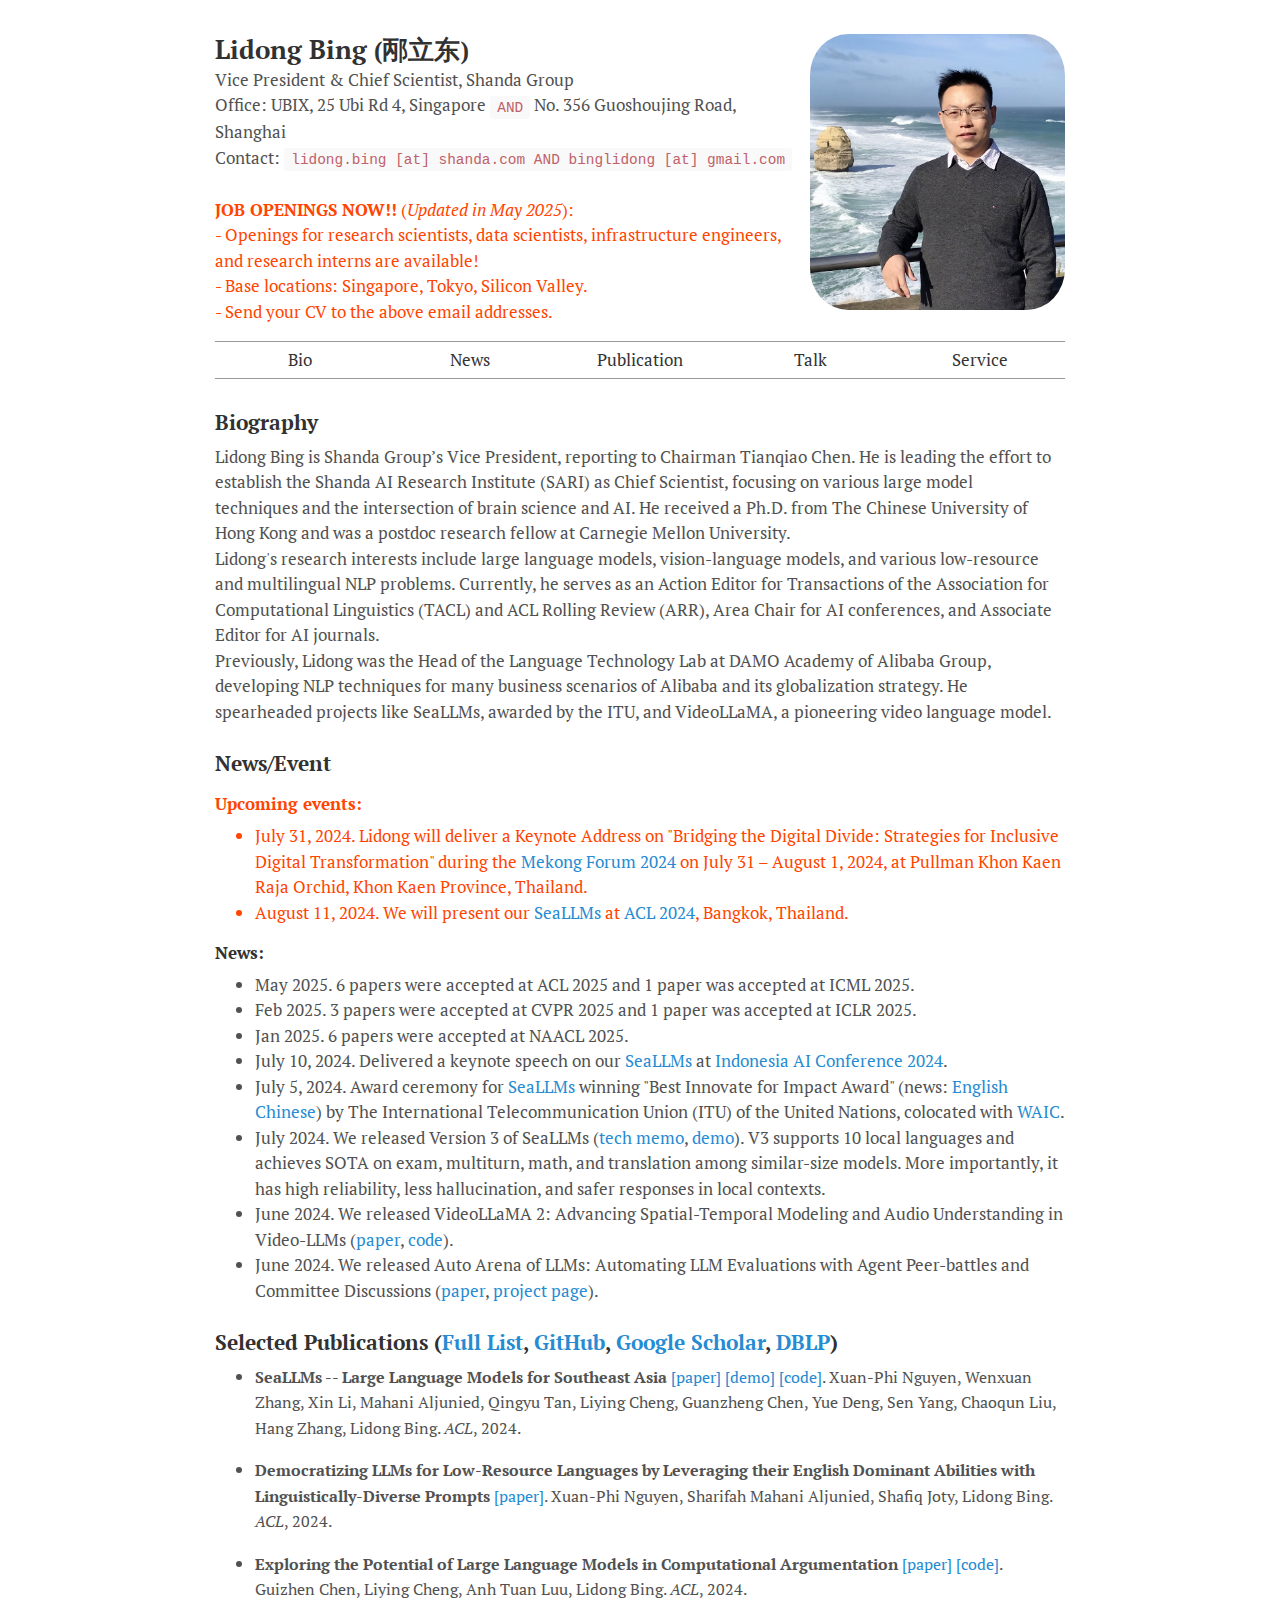
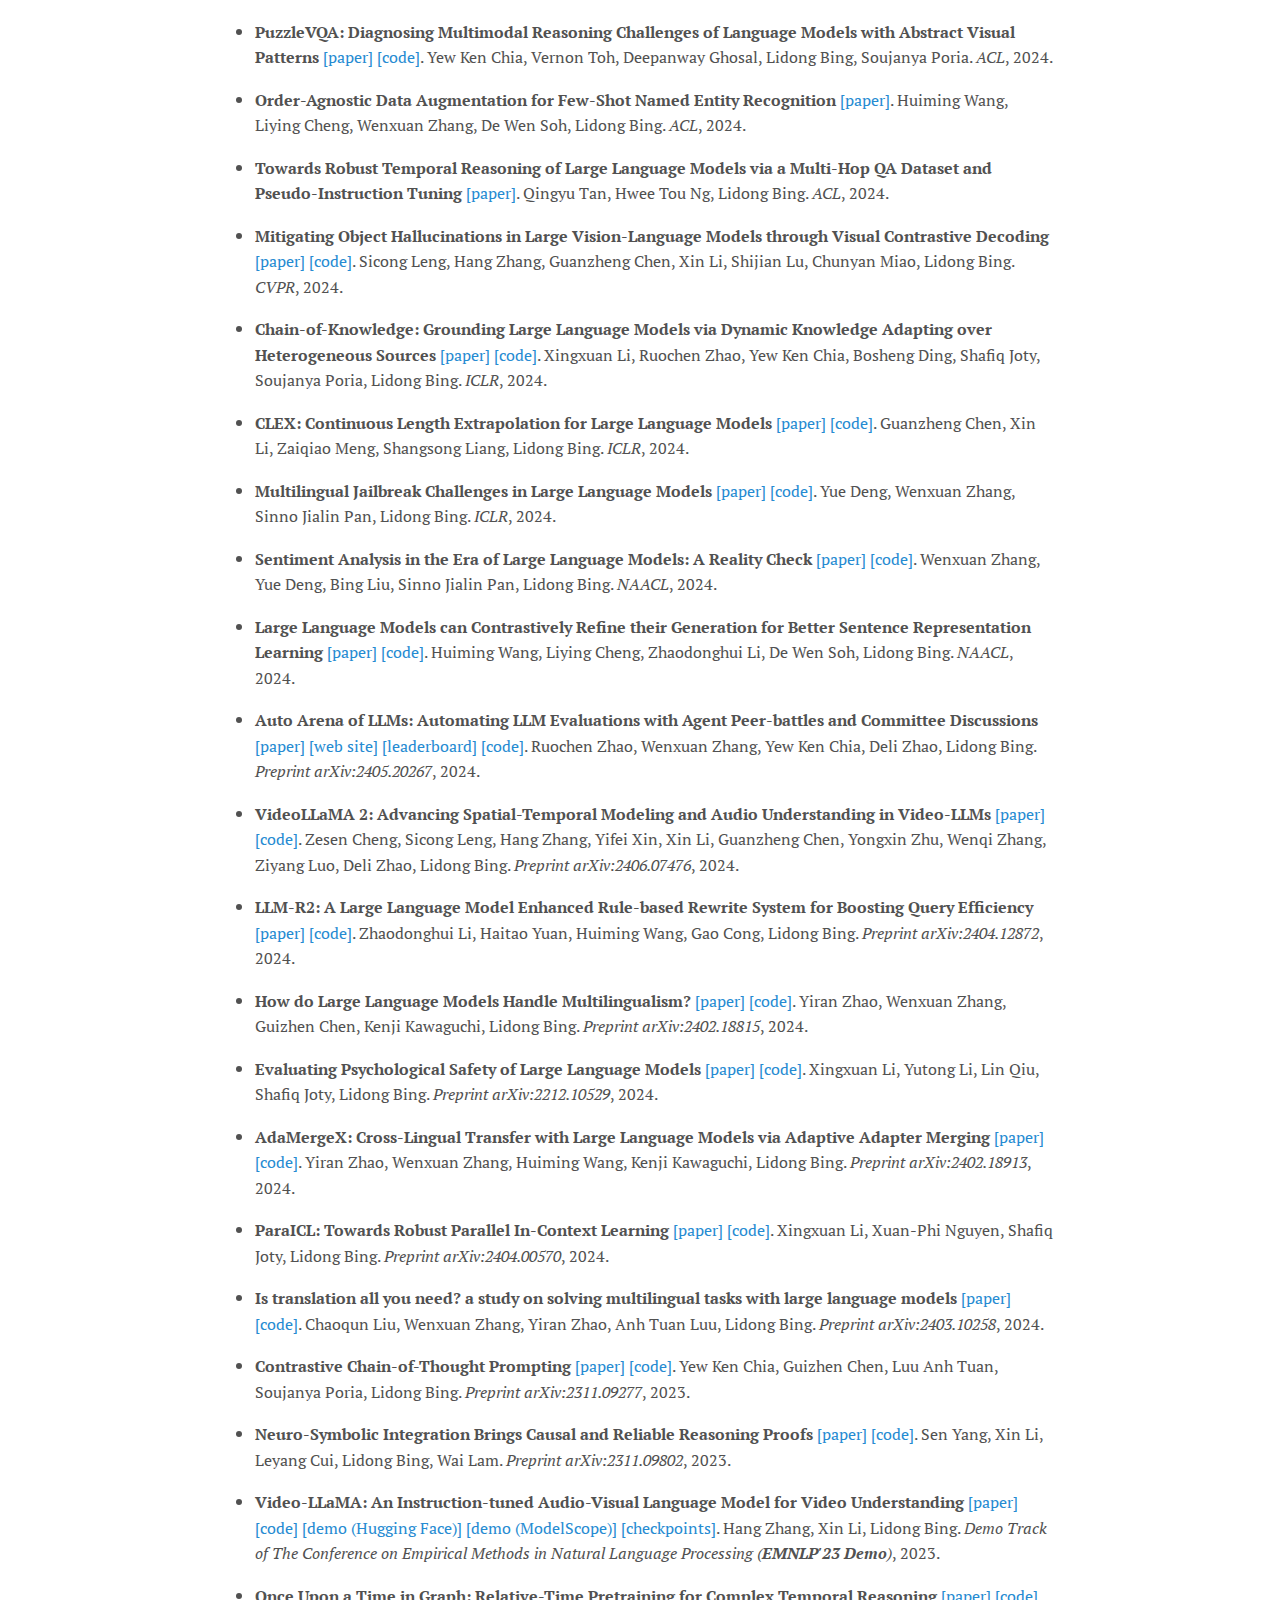
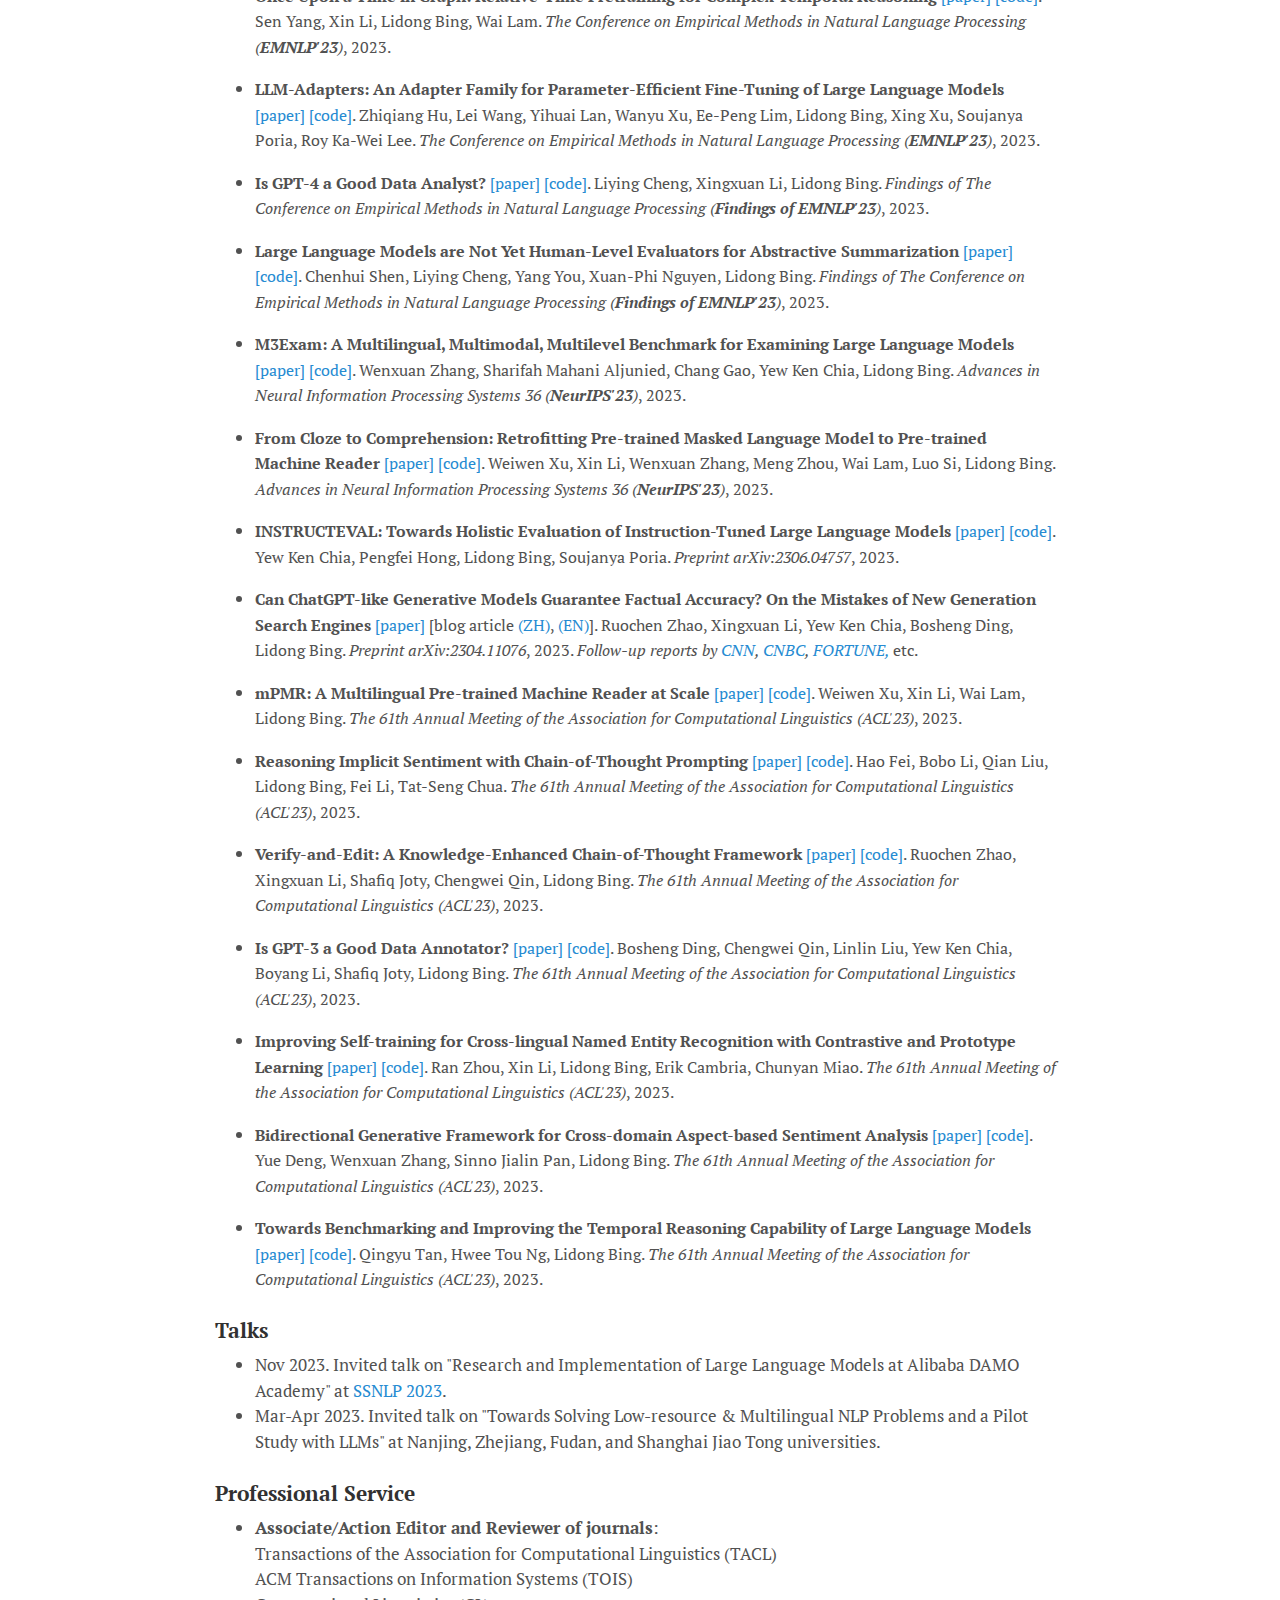
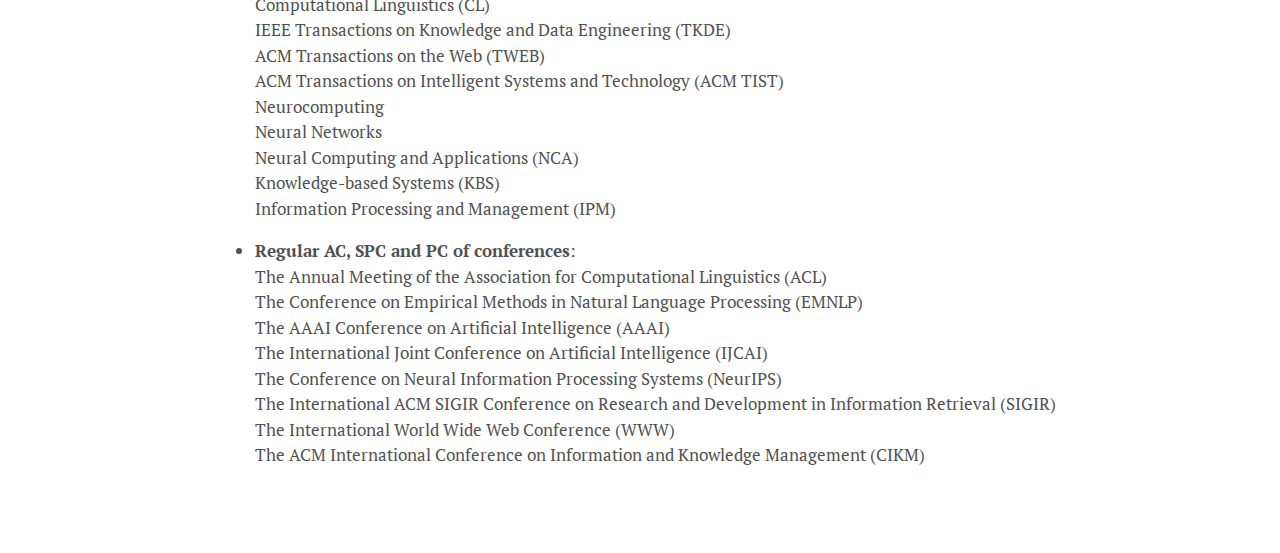
<file: index.html>
<!DOCTYPE html>
<html lang="en">

<!-- 
The design of this website is based on https://xingxuanli.github.io/ and https://isakzhang.github.io/.
PLS ask for permission & add a link to these websites before you directly copy and apply to yours.
-->

<head>
  <meta charset="UTF-8">
  <meta name="viewport" content="width=device-width, initial-scale=1.0">

  <title> Lidong Bing's Homepage </title>
  <meta name="keywords" content="Lidong Bing, 邴立东, MiroMind, Alibaba DAMO, Language Technology Lab, NLP, Large Language Models">
  <meta name="robots" content="index,follow">
  <link rel="stylesheet" href="./style.css">
  <link href='https://fonts.googleapis.com/css?family=PT+Serif:400,700,400italic' rel='stylesheet' type='text/css'>
  <link rel="stylesheet" href="https://fonts.googleapis.com/icon?family=Material+Icons">
  <script src="https://ajax.googleapis.com/ajax/libs/jquery/3.6.0/jquery.min.js"></script>

</head>

<body>
  <div class="container content"> 
  <main>
  <div class="home">

  <div class="mini-intro">
  <img class="avatar" src="img/bing_australia.jpg" alt="LidongBing-photo">

  <h2 id="l.bing">Lidong Bing <span style="font-family:STFangsong">(邴立东)</span></h2>
  Vice President & Chief Scientist, Shanda Group
  <br>Office: UBIX, 25 Ubi Rd 4, Singapore <code class="language-plaintext highlighter-rouge">AND</code> No. 356 Guoshoujing Road, Shanghai 
  <br>Contact: <code class="language-plaintext highlighter-rouge">lidong.bing [at] shanda.com AND binglidong [at] gmail.com</code>
<br>
<br>
<p> 
<font color="#FF4500"> 
<b>JOB OPENINGS NOW!!</b> (<i>Updated in May 2025</i>): <br> 
	- Openings for research scientists, data scientists, infrastructure engineers, and research interns are available!  <br>
	- Base locations: Singapore, Tokyo, Silicon Valley. <br>
	- Send your CV to the above email addresses. 
</font>
</p>
  <div id="menu">
    <div>
      <a href="#Biography">Bio</a>
    </div>
    <div>
      <a href="#News">News</a>
    </div>
    <div>
      <a href="#Publications">Publication</a>
    </div>
    <div>
      <a href="#Talks">Talk</a>
    </div>
    <div>
      <a href="#Professional_Activities">Service</a>
    </div>
    <script>
      $(function () {
        const current = window.location.pathname.split("/");
        $('#menu div a').each(function(){
          const $this = $(this);
          if (current.indexOf($this.attr("href")) !== -1) {
            $this.parent().addClass("now");
          }
        })
      });
    </script>
  </div>

  
<h3><a name="Biography"></a>Biography</h3>

<p>
Lidong Bing is Shanda Group’s Vice President, reporting to Chairman Tianqiao Chen. 
He is leading the effort to establish the Shanda AI Research Institute (SARI) as Chief Scientist, 
focusing on various large model techniques and the intersection of brain science and AI.
He received a Ph.D. from The Chinese University of Hong Kong and was a postdoc research fellow at Carnegie Mellon University. 
<br>
	
Lidong's research interests include large language models, vision-language models, and various low-resource and multilingual NLP problems.
Currently, he serves as an Action Editor for Transactions of the Association for Computational Linguistics (TACL) and ACL Rolling Review (ARR),
Area Chair for AI conferences, and Associate Editor for AI journals. 
<br>
	  
Previously, Lidong was the Head of the Language Technology Lab at DAMO Academy of Alibaba Group,
developing NLP techniques for many business scenarios of Alibaba and its globalization strategy. 
He spearheaded projects like SeaLLMs, awarded by the ITU, and VideoLLaMA, a pioneering video language model.
<!--  
Current projects that the lab is focusing on include SeaLLMs (<a href="https://huggingface.co/SeaLLMs/SeaLLM-7B-v2">[tech memo]</a> 
	    <a href="https://huggingface.co/spaces/SeaLLMs/SeaLLM-7B">[demo]</a> <a href="https://arxiv.org/abs/2312.00738">[paper]</a>),
	  a family of language models optimized for Southeast Asian (SEA) languages,
	  and Video-LLaMA ( <a href="https://github.com/DAMO-NLP-SG/Video-LLaMA">[code]</a>
		  <a href="https://huggingface.co/spaces/DAMO-NLP-SG/Video-LLaMA">[demo]</a>
	  <a href="https://arxiv.org/abs/2306.02858">[paper]</a>), an instruction-tuned audio-visual language model. 
-->
</p> 

  <h3 id="News">News/Event</h3>
  <h4><font color="#FF4500">Upcoming events:</font></h4>
	  
    <ul>
    <font color="#FF4500"> 

	    
    <li> 
    July 31, 2024. Lidong will deliver a Keynote Address on 
	    "Bridging the Digital Divide: Strategies for Inclusive Digital Transformation" during the 
	    <a href="https://mekonginstitute.org/mekong-forum-2024/">Mekong Forum 2024</a> on July 31 – 
	    August 1, 2024, at Pullman Khon Kaen Raja Orchid, Khon Kaen Province, Thailand.
    </li>
	    
	    
    <li> 
    August 11, 2024. We will present our <a href="https://damo-nlp-sg.github.io/SeaLLMs/">SeaLLMs</a> at 
	    <a href="https://2024.aclweb.org/">ACL 2024</a>, Bangkok, Thailand. 
    </li>

	    
    </font>
    </ul>
	  
  <h4>News:</h4>

	    
    <ul>


    <li> 
    May 2025. 6 papers were accepted at ACL 2025 and 1 paper was accepted at ICML 2025. </li>
	    
    <li> 
    Feb 2025. 3 papers were accepted at CVPR 2025 and 1 paper was accepted at ICLR 2025. </li>
	    
    <li> 
    Jan 2025. 6 papers were accepted at NAACL 2025. </li>

	    
    <li> 
    July 10, 2024. Delivered a keynote speech on our <a href="https://damo-nlp-sg.github.io/SeaLLMs/">SeaLLMs</a> at 
	    <a href="https://www.alibabacloud.com/en/idn_ai_conference?_p_lc=1">Indonesia AI Conference 2024</a>. 
    </li>

    <li> 
    July 5, 2024. Award ceremony for <a href="https://damo-nlp-sg.github.io/SeaLLMs/">SeaLLMs</a> winning 
	    "Best Innovate for Impact Award" (news: <a href="https://aiforgood.itu.int/speaker/lidong-bing/">English</a> 
	    <a href="https://www.sohu.com/a/783129021_384789">Chinese</a>) by The International Telecommunication Union (ITU) of the United Nations, colocated with  
	    <a href="https://www.worldaic.com.cn/forum">WAIC</a>. 
    </li>

	    
	    
    <li> 
    July 2024. We released Version 3 of SeaLLMs (<a href="https://huggingface.co/SeaLLMs/SeaLLM3-7B-Chat">tech memo</a>, 
	    <a href="https://huggingface.co/spaces/SeaLLMs/SeaLLM-Chat">demo</a>). V3 supports 10 local languages and 
	    achieves SOTA on exam, multiturn, math, and translation among similar-size models. More importantly, 
	    it has high reliability, less hallucination, and safer responses in local contexts.
    </li>
	    	    
	    
    <li> 
    June 2024. We released VideoLLaMA 2: Advancing Spatial-Temporal Modeling and Audio Understanding in Video-LLMs
	    (<a href="https://arxiv.org/abs/2406.07476">paper</a>, 
	    <a href="https://github.com/DAMO-NLP-SG/VideoLLaMA2">code</a>). 
    </li>
	    
    <li> 
    June 2024. We released Auto Arena of LLMs: Automating LLM Evaluations with Agent Peer-battles and Committee Discussions
	    (<a href="https://arxiv.org/abs/2405.20267">paper</a>, 
	    <a href="https://auto-arena.github.io/">project page</a>). 
    </li>
	    
    <!--<li> 
    May 2024. 6 papers were accepted at <a href="https://2024.aclweb.org/">ACL 2024</a>. </li>

    <li> 
    April 2024. We released Version 2.5 of SeaLLMs (<a href="https://huggingface.co/SeaLLMs/SeaLLM-7B-v2.5">tech memo</a>, 
	    <a href="https://huggingface.co/spaces/SeaLLMs/SeaLLM-7B-v2.5">demo</a>). </li>
     <li> 
    Feb 2024. We released Version 2 of SeaLLMs (<a href="https://huggingface.co/SeaLLMs/SeaLLM-7B-v2">tech memo</a>, 
	    <a href="https://huggingface.co/spaces/SeaLLMs/SeaLLM-7B">demo</a>). </li>
     
    <li> 
    Jan 2024. Three papers were accepted at <a href="https://iclr.cc/">ICLR 2024</a>. </li>
   
    <li> 
    Nov 2023. We released an LLM, named SeaLLMs (<a href="https://arxiv.org/abs/2312.00738">Paper</a> <a href="https://huggingface.co/SeaLLMs/SeaLLM-Chat-13b">DEMO</a>), which has quite good capabilities for the languages in Southeast Asia. </li>
    
    <li> 
    Oct 2023. Seven papers were accepted at <a href="https://2023.emnlp.org/">EMNLP 2023</a>. </li>
          
    <li> 
    Sep 2023. Two papers were accepted at <a href="https://nips.cc/">NeurIPS 2023</a>. </li>

    <li> 
    June 2023. Serve as an AC of <a href="https://2023.emnlp.org/">EMNLP 2023</a> for the theme track: Large Language Models and the Future of NLP. </li>

    <li> 
    May 2023. 17 papers were accepted at <a href="https://2023.aclweb.org/">ACL 2023</a>, 10 at the main conference, and 7 at the findings. </li>

    <li> 
    Dec 2022. Invited to serve as an AC of <a href="https://2023.aclweb.org/">ACL 2023</a>. </li>
    
    <li> 
    Oct 2022. Eight papers were accepted at the main conference of <a href="https://2022.emnlp.org/">EMNLP 2022</a>. </li>
    
    <li> 
    Sep 2022. Three papers were accepted at <a href="https://coling2022.org/">COLING 2022</a> main conference. </li>
    
    <li> 
    April 2022. Invited to serve as an Action Editor for <a href="https://transacl.org/ojs/index.php/tacl/index">TACL</a>. </li>
        
    <li> 
    Feb 2022. Six papers were accepted at <a href="https://2022.aclweb.org/">ACL 2022</a>, 3 at the main conference and 3 at the findings. </li>
         
    <li> 
    Oct 2021. Invited to serve as an Action Editor for <a href="https://aclrollingreview.org/">ACL Rolling Review</a>. </li>
        
    <li> 
    Aug 2021. Four papers were accepted at <a href="https://2021.emnlp.org/">EMNLP 2021</a>, 2 at the main conference and 2 at the findings. </li>
        
          <li> 
    May 2021. Seven papers were accepted at <a href="https://2021.aclweb.org/">ACL 2021</a> main conference. </li>
        
    <li> 
    April 2021. Invited to serve as an AC of <a href="https://2021.emnlp.org/">EMNLP 2021</a> for the Sentiment Analysis, Stylistic Analysis, and Argument Mining track. </li>
       
       
    <li> 
    Jan 2021. Invited to serve as a Social Media Co-Chair of <a href="https://2021.aclweb.org/">ACL 2021</a>. </li>
        
        
    <li> 
    Nov 2020. Invited to serve as an AC of <a href="https://2021.aclweb.org/">ACL 2021</a> for the Sentiment Analysis, Stylistic Analysis, and Argument Mining track. </li>
        
        
    <li> 
    Sep 2020. Ten papers were accepted at <a href="https://2020.emnlp.org/">EMNLP 2020</a>, 9 at the main conference, 1 at the findings. </li>
        
        
    <li> 
    Sep 2020. One paper was accepted at <a href="https://coling2020.org/">COLING 2020</a> and one paper was accetped at <a href="http://aacl2020.org/">AACL 2020</a>. </li>
       
        
    <li> 
    Apr 2020. Two papers were accepted at <a href="https://acl2020.org/">ACL 2020</a> and one paper was accetped at <a href="https://www.ijcai20.org/">IJCAI 2020</a>. </li>
       
        
    <li> 
    Nov 2019. Four papers were accepted at <a href="https://aaai.org/Conferences/AAAI-20/">AAAI 2020</a>. </li>
       
        
    <li> 
    Aug 2019. Eight papers were accepted at <a href="https://www.emnlp-ijcnlp2019.org/">EMNLP 2019</a>. </li>
        
        
    <li> 
    May 2019. One paper was accetped at <a href="https://www.ijcai19.org/">IJCAI 2019</a>. </li>
                
    <li> 
    January 2019, I gave a talk on "Text Generation, Editing and Summarization" at the National University of Singapore, here is <a href="pub/TextGeneration_NUS_2019-Jan-18_v2.pdf">the slides</a>. 
    </li>
        
        
    <li> 
    January 2019. One paper was accetped at <a href="https://www2019.thewebconf.org/">WWW 2019</a>. 
    </li>-->

    </ul>
  

  <h3 id="Publications">Selected Publications (<a href="./research.html#Publications">Full List</a>, 
	  <a href="https://github.com/DAMO-NLP-SG">GitHub</a>, 
	  <a href="https://scholar.google.com/citations?user=_oYzrzAAAAAJ&hl=en"> Google Scholar</a>,
	  <a href="http://dblp.uni-trier.de/pers/hd/b/Bing:Lidong"> DBLP</a>) </h3>
	<ul>

  

        <li>
          <p> <font size="3.5"><b>SeaLLMs -- Large Language Models for Southeast Asia </b>
		  <a href="https://arxiv.org/abs/2312.00738">[paper]</a> 
		  <a href="https://huggingface.co/spaces/SeaLLMs/SeaLLM-7B-v2.5">[demo]</a>
		  <a href="https://github.com/DAMO-NLP-SG/SeaLLMs">[code]</a>.
		  Xuan-Phi Nguyen, Wenxuan Zhang, Xin Li, Mahani Aljunied, Qingyu Tan, Liying Cheng, Guanzheng Chen, Yue Deng, Sen Yang, Chaoqun Liu, Hang Zhang, Lidong Bing. 
		  <i>ACL</i>, 2024.<br></font>
	   </p>
        </li>

		

	
        <li>
          <p> <font size="3.5"><b>Democratizing LLMs for Low-Resource Languages by Leveraging their English Dominant Abilities with Linguistically-Diverse Prompts </b>
		  <a href="https://arxiv.org/abs/2306.11372">[paper]</a>.
		  Xuan-Phi Nguyen, Sharifah Mahani Aljunied, Shafiq Joty, Lidong Bing. 
		  <i>ACL</i>, 2024.<br></font>
	   </p>
        </li>
	
		

        <li>
          <p> <font size="3.5"><b>Exploring the Potential of Large Language Models in Computational Argumentation </b>
		  <a href="https://arxiv.org/abs/2311.09022">[paper]</a> 
		  <a href="https://github.com/DAMO-NLP-SG/LLM-argumentation">[code]</a>.
		  Guizhen Chen, Liying Cheng, Anh Tuan Luu, Lidong Bing.
		  <i>ACL</i>, 2024.<br></font>
	   </p>
        </li>
	
		

        <li>
          <p> <font size="3.5"><b>PuzzleVQA: Diagnosing Multimodal Reasoning Challenges of Language Models with Abstract Visual Patterns </b>
		  <a href="https://arxiv.org/abs/2403.13315">[paper]</a> 
		  <a href="https://github.com/declare-lab/LLM-PuzzleTest">[code]</a>.
		  Yew Ken Chia, Vernon Toh, Deepanway Ghosal, Lidong Bing, Soujanya Poria.
		  <i>ACL</i>, 2024.<br></font>
	   </p>
        </li>
	
		

        <li>
          <p> <font size="3.5"><b>Order-Agnostic Data Augmentation for Few-Shot Named Entity Recognition </b>
		  <a href="https://lidongbing.github.io/">[paper]</a>.
		  Huiming Wang, Liying Cheng, Wenxuan Zhang, De Wen Soh, Lidong Bing.
		  <i>ACL</i>, 2024.<br></font>
	   </p>
        </li>
	
	
        <li>
          <p> <font size="3.5"><b>Towards Robust Temporal Reasoning of Large Language Models via a Multi-Hop QA Dataset and Pseudo-Instruction Tuning </b>
		  <a href="https://arxiv.org/abs/2311.09821">[paper]</a>.
		  Qingyu Tan, Hwee Tou Ng, Lidong Bing. 
		  <i>ACL</i>, 2024.<br></font>
	   </p>
        </li>
	
  
        <li>
          <p> <font size="3.5"><b>Mitigating Object Hallucinations in Large Vision-Language Models through Visual Contrastive Decoding </b>
      <a href="https://arxiv.org/abs/2311.16922">[paper]</a> 
      <a href="https://github.com/DAMO-NLP-SG/VCD">[code]</a>.
      Sicong Leng, Hang Zhang, Guanzheng Chen, Xin Li, Shijian Lu, Chunyan Miao, Lidong Bing. 
      <i>CVPR</i>, 2024.<br></font>
     </p>
        </li>
  
  
        <li>
          <p> <font size="3.5"><b>Chain-of-Knowledge: Grounding Large Language Models via Dynamic Knowledge Adapting over Heterogeneous Sources </b>
      <a href="https://arxiv.org/abs/2305.13269">[paper]</a> <a href="https://github.com/DAMO-NLP-SG/chain-of-knowledge">[code]</a>.
      Xingxuan Li, Ruochen Zhao, Yew Ken Chia, Bosheng Ding, Shafiq Joty, Soujanya Poria, Lidong Bing. 
      <i>ICLR</i>, 2024.<br></font>
     </p>
        </li>
  
        <li>
          <p> <font size="3.5"><b>CLEX: Continuous Length Extrapolation for Large Language Models </b>
      <a href="https://arxiv.org/abs/2310.16450">[paper]</a> 
      <a href="https://github.com/DAMO-NLP-SG/CLEX">[code]</a>.
      Guanzheng Chen, Xin Li, Zaiqiao Meng, Shangsong Liang, Lidong Bing. 
      <i>ICLR</i>, 2024.<br></font>
     </p>
        </li>

        <li>
          <p> <font size="3.5"><b>Multilingual Jailbreak Challenges in Large Language Models </b>
      <a href="https://arxiv.org/abs/2310.06474">[paper]</a> 
      <a href="https://github.com/DAMO-NLP-SG/multilingual-safety-for-LLMs">[code]</a>.
      Yue Deng, Wenxuan Zhang, Sinno Jialin Pan, Lidong Bing. 
      <i>ICLR</i>, 2024.<br></font>
     </p>
        </li>

	  
        <li>
          <p> <font size="3.5"><b>Sentiment Analysis in the Era of Large Language Models: A Reality Check </b>
      <a href="https://arxiv.org/abs/2305.15005">[paper]</a> <a href="https://github.com/DAMO-NLP-SG/LLM-Sentiment">[code]</a>.
      Wenxuan Zhang, Yue Deng, Bing Liu, Sinno Jialin Pan, Lidong Bing. 
      <i>NAACL</i>, 2024.<br></font>
     </p>
        </li>
	  
  
        <li>
          <p> <font size="3.5"><b>Large Language Models can Contrastively Refine their Generation for Better Sentence Representation Learning </b>
      <a href="https://arxiv.org/abs/2310.10962">[paper]</a> 
      <a href="https://lidongbing.github.io/">[code]</a>.
      Huiming Wang, Liying Cheng, Zhaodonghui Li, De Wen Soh, Lidong Bing. 
      <i>NAACL</i>, 2024.<br></font>
     </p>
        </li>



	
	
        <li>
          <p> <font size="3.5"><b>Auto Arena of LLMs: Automating LLM Evaluations with Agent Peer-battles and Committee Discussions </b>
		  <a href="https://arxiv.org/abs/2405.20267">[paper]</a> 
		  <a href="https://auto-arena.github.io/">[web site]</a> 
		  <a href="https://huggingface.co/spaces/Auto-Arena/Leaderboard">[leaderboard]</a> 
		  <a href="https://github.com/DAMO-NLP-SG/Auto-Arena-LLMs">[code]</a>.
		  Ruochen Zhao, Wenxuan Zhang, Yew Ken Chia, Deli Zhao, Lidong Bing. 
		  <i>Preprint arXiv:2405.20267</i>, 2024.<br></font>
	   </p>
        </li>
	
	
	
        <li>
          <p> <font size="3.5"><b>VideoLLaMA 2: Advancing Spatial-Temporal Modeling and Audio Understanding in Video-LLMs </b>
		  <a href="https://arxiv.org/abs/2406.07476">[paper]</a> 
		  <a href="https://github.com/DAMO-NLP-SG/VideoLLaMA2">[code]</a>.
		  Zesen Cheng, Sicong Leng, Hang Zhang, Yifei Xin, Xin Li, Guanzheng Chen, Yongxin Zhu, Wenqi Zhang, Ziyang Luo, Deli Zhao, Lidong Bing. 
		  <i>Preprint arXiv:2406.07476</i>, 2024.<br></font>
	   </p>
        </li>
	
	
	
        <li>
          <p> <font size="3.5"><b>LLM-R2: A Large Language Model Enhanced Rule-based Rewrite System for Boosting Query Efficiency </b>
		  <a href="https://arxiv.org/abs/2404.12872">[paper]</a> 
		  <a href="https://github.com/DAMO-NLP-SG/LLM-R2">[code]</a>.
		  Zhaodonghui Li, Haitao Yuan, Huiming Wang, Gao Cong, Lidong Bing. 
		  <i>Preprint arXiv:2404.12872</i>, 2024.<br></font>
	   </p>
        </li>
	
	
	
        <li>
          <p> <font size="3.5"><b>How do Large Language Models Handle Multilingualism? </b>
		  <a href="https://arxiv.org/abs/2402.18815">[paper]</a> 
		  <a href="https://github.com/DAMO-NLP-SG/">[code]</a>.
		  Yiran Zhao, Wenxuan Zhang, Guizhen Chen, Kenji Kawaguchi, Lidong Bing. 
		  <i>Preprint arXiv:2402.18815</i>, 2024.<br></font>
	   </p>
        </li>
	
	
	
        <li>
          <p> <font size="3.5"><b>Evaluating Psychological Safety of Large Language Models </b>
		  <a href="https://arxiv.org/abs/2212.10529">[paper]</a> 
		  <a href="https://github.com/DAMO-NLP-SG/">[code]</a>.
		  Xingxuan Li, Yutong Li, Lin Qiu, Shafiq Joty, Lidong Bing. 
		  <i>Preprint arXiv:2212.10529</i>, 2024.<br></font>
	   </p>
        </li>
	
	
	
        <li>
          <p> <font size="3.5"><b>AdaMergeX: Cross-Lingual Transfer with Large Language Models via Adaptive Adapter Merging </b>
		  <a href="https://arxiv.org/abs/2402.18913">[paper]</a> 
		  <a href="https://github.com/DAMO-NLP-SG/AdaMergeX">[code]</a>.
		  Yiran Zhao, Wenxuan Zhang, Huiming Wang, Kenji Kawaguchi, Lidong Bing. 
		  <i>Preprint arXiv:2402.18913</i>, 2024.<br></font>
	   </p>
        </li>
	
	
	
        <li>
          <p> <font size="3.5"><b>ParaICL: Towards Robust Parallel In-Context Learning </b>
		  <a href="https://arxiv.org/abs/2404.00570">[paper]</a> 
		  <a href="https://github.com/DAMO-NLP-SG/">[code]</a>.
		  Xingxuan Li, Xuan-Phi Nguyen, Shafiq Joty, Lidong Bing. 
		  <i>Preprint arXiv:2404.00570</i>, 2024.<br></font>
	   </p>
        </li>
	
	
	
        <li>
          <p> <font size="3.5"><b>Is translation all you need? a study on solving multilingual tasks with large language models </b>
		  <a href="https://arxiv.org/abs/2403.10258">[paper]</a> 
		  <a href="https://github.com/DAMO-NLP-SG/">[code]</a>.
		  Chaoqun Liu, Wenxuan Zhang, Yiran Zhao, Anh Tuan Luu, Lidong Bing. 
		  <i>Preprint arXiv:2403.10258</i>, 2024.<br></font>
	   </p>
        </li>
	

	
        <li>
          <p> <font size="3.5"><b>Contrastive Chain-of-Thought Prompting </b>
		  <a href="https://arxiv.org/abs/2311.09277">[paper]</a> 
		  <a href="https://github.com/DAMO-NLP-SG/contrastive-cot">[code]</a>.
		  Yew Ken Chia, Guizhen Chen, Luu Anh Tuan, Soujanya Poria, Lidong Bing. 
		  <i>Preprint arXiv:2311.09277</i>, 2023.<br></font>
	   </p>
        </li>
	

	
        <li>
          <p> <font size="3.5"><b>Neuro-Symbolic Integration Brings Causal and Reliable Reasoning Proofs </b>
		  <a href="https://arxiv.org/abs/2311.09802">[paper]</a> 
		  <a href="https://github.com/DAMO-NLP-SG/CaRing">[code]</a>.
		  Sen Yang, Xin Li, Leyang Cui, Lidong Bing, Wai Lam. 
		  <i>Preprint arXiv:2311.09802</i>, 2023.<br></font>
	   </p>
        </li>

	<li>
          <p> <font size="3.5"><b>Video-LLaMA: An Instruction-tuned Audio-Visual Language Model for Video Understanding </b>
		  <a href="https://arxiv.org/abs/2306.02858">[paper]</a> 
		  <a href="https://github.com/DAMO-NLP-SG/Video-LLaMA">[code]</a>
		  <a href="https://huggingface.co/spaces/DAMO-NLP-SG/Video-LLaMA">[demo (Hugging Face)]</a>
		  <a href="https://www.modelscope.cn/studios/damo/video-llama/summary">[demo (ModelScope)]</a>
		  <a href="https://huggingface.co/DAMO-NLP-SG/Video-LLaMA-Series">[checkpoints]</a>.
		  Hang Zhang, Xin Li, Lidong Bing. 
		  <i>Demo Track of The Conference on Empirical Methods in Natural Language Processing (<b>EMNLP'23 Demo</b>)</i>, 2023.<br></font>
	   </p>
        </li>

        <li>
          <p> <font size="3.5"><b>Once Upon a Time in Graph: Relative-Time Pretraining for Complex Temporal Reasoning </b>
		  <a href="https://lidongbing.github.io/">[paper]</a> <a href="https://lidongbing.github.io/">[code]</a>.
		  Sen Yang, Xin Li, Lidong Bing, Wai Lam.
		  <i>The Conference on Empirical Methods in Natural Language Processing (<b>EMNLP'23</b>)</i>, 2023.<br></font>
	   </p>
        </li>
	
        <li>
          <p> <font size="3.5"><b>LLM-Adapters: An Adapter Family for Parameter-Efficient Fine-Tuning of Large Language Models </b>
		  <a href="https://arxiv.org/abs/2304.01933">[paper]</a> <a href="https://github.com/AGI-Edgerunners/LLM-Adapters">[code]</a>.
		  Zhiqiang Hu, Lei Wang, Yihuai Lan, Wanyu Xu, Ee-Peng Lim, Lidong Bing, Xing Xu, Soujanya Poria, Roy Ka-Wei Lee. 
		  <i>The Conference on Empirical Methods in Natural Language Processing (<b>EMNLP'23</b>)</i>, 2023.<br></font>
	   </p>
        </li>

        <li>
          <p> <font size="3.5"><b>Is GPT-4 a Good Data Analyst? </b>
		  <a href="https://arxiv.org/abs/2305.15038">[paper]</a> <a href="https://github.com/DAMO-NLP-SG/GPT4-as-DataAnalyst">[code]</a>.
		  Liying Cheng, Xingxuan Li, Lidong Bing. 
		  <i>Findings of The Conference on Empirical Methods in Natural Language Processing (<b>Findings of EMNLP'23</b>)</i>, 2023.<br></font>
	   </p>
        </li>
		
        <li>
          <p> <font size="3.5"><b>Large Language Models are Not Yet Human-Level Evaluators for Abstractive Summarization </b>
		  <a href="https://arxiv.org/abs/2305.13091">[paper]</a> <a href="https://github.com/DAMO-NLP-SG/LLM_summeval">[code]</a>.
		  Chenhui Shen, Liying Cheng, Yang You, Xuan-Phi Nguyen, Lidong Bing. 
		  <i>Findings of The Conference on Empirical Methods in Natural Language Processing (<b>Findings of EMNLP'23</b>)</i>, 2023.<br></font>
	   </p>
        </li>

	
        <li>
          <p> <font size="3.5"><b>
		  M3Exam: A Multilingual, Multimodal, Multilevel Benchmark for Examining Large Language Models </b>
		  <a href="https://arxiv.org/abs/2306.05179">[paper]</a> 
		  <a href="https://github.com/DAMO-NLP-SG/M3Exam">[code]</a>.
		  Wenxuan Zhang, Sharifah Mahani Aljunied, Chang Gao, Yew Ken Chia, Lidong Bing. 
		  <i>Advances in Neural Information Processing Systems 36 (<b>NeurIPS'23</b>)</i>, 2023.<br></font>
	   </p>
        </li>

	
        <li>
          <p> <font size="3.5"><b>
		  From Cloze to Comprehension: Retrofitting Pre-trained Masked Language Model to Pre-trained Machine Reader </b>
		  <a href="https://arxiv.org/abs/2212.04755">[paper]</a>
		  <a href="https://github.com/DAMO-NLP-SG/PMR">[code]</a>.
		  Weiwen Xu, Xin Li, Wenxuan Zhang, Meng Zhou, Wai Lam, Luo Si, Lidong Bing. 
		  <i>Advances in Neural Information Processing Systems 36 (<b>NeurIPS'23</b>)</i>, 2023.<br></font>
	   </p>
        </li>

	
        <li>
          <p> <font size="3.5"><b>INSTRUCTEVAL: Towards Holistic Evaluation of Instruction-Tuned Large Language Models </b>
		  <a href="https://arxiv.org/abs/2306.04757">[paper]</a> <a href="https://github.com/declare-lab/instruct-eval">[code]</a>.
		  Yew Ken Chia, Pengfei Hong, Lidong Bing, Soujanya Poria. 
		  <i>Preprint arXiv:2306.04757</i>, 2023.<br></font>
	   </p>
        </li>
	
	
        <li>
          <p> <font size="3.5"><b>Can ChatGPT-like Generative Models Guarantee Factual Accuracy? On the Mistakes of New Generation Search Engines </b>
		  <a href="https://arxiv.org/abs/2304.11076">[paper]</a> [blog article 
		  <a href="https://zhuanlan.zhihu.com/p/605915549"> (ZH)</a>, 
		  <a href="https://dev.to/ruochenzhao3/can-chatgpt-like-generative-models-guarantee-factual-accuracy-on-the-mistakes-of-microsofts-new-bing-111b">(EN)</a>].
		  Ruochen Zhao, Xingxuan Li, Yew Ken Chia, Bosheng Ding, Lidong Bing. <i>Preprint arXiv:2304.11076</i>, 2023.
		   <i>Follow-up reports by <a href="https://www.cnn.com/2023/02/14/tech/microsoft-bing-ai-errors/index.html">CNN</a>, 
			  <a href="https://www.cnbc.com/2023/02/14/microsoft-bing-ai-made-several-errors-in-launch-demo-last-week-.html">CNBC</a>, 
			  <a href="https://fortune.com/2023/02/15/microsoft-bing-ai-errors-demo-google-bard-chatgpt/">FORTUNE, </a></i>etc.<br></font>
	   </p>
        </li>
	
	
	
        <li>
          <p> <font size="3.5"><b>mPMR: A Multilingual Pre-trained Machine Reader at Scale </b>
		  <a href="https://aclanthology.org/2023.acl-short.131.pdf">[paper]</a> <a href="https://github.com/DAMO-NLP-SG/PMR">[code]</a>.
		  Weiwen Xu, Xin Li, Wai Lam, Lidong Bing. 
		  <i>The 61th Annual Meeting of the Association for Computational Linguistics (ACL'23)</i>, 2023.<br></font>
	   </p>
        </li>
	
	
        <li>
          <p> <font size="3.5"><b>Reasoning Implicit Sentiment with Chain-of-Thought Prompting </b>
		  <a href="https://aclanthology.org/2023.acl-short.101.pdf">[paper]</a> <a href="https://github.com/scofield7419/THOR-ISA">[code]</a>.
		  Hao Fei, Bobo Li, Qian Liu, Lidong Bing, Fei Li, Tat-Seng Chua. 
		  <i>The 61th Annual Meeting of the Association for Computational Linguistics (ACL'23)</i>, 2023.<br></font>
	   </p>
        </li>
	
	
        <li>
          <p> <font size="3.5"><b>Verify-and-Edit: A Knowledge-Enhanced Chain-of-Thought Framework </b>
		  <a href="https://aclanthology.org/2023.acl-long.320.pdf">[paper]</a> <a href="https://github.com/RuochenZhao/Verify-and-Edit">[code]</a>. 
		  Ruochen Zhao, Xingxuan Li, Shafiq Joty, Chengwei Qin, Lidong Bing. 
		  <i>The 61th Annual Meeting of the Association for Computational Linguistics (ACL'23)</i>, 2023.<br></font>
	   </p>
        </li>
	
	
        <li>
          <p> <font size="3.5"><b>Is GPT-3 a Good Data Annotator? </b>
		  <a href="https://aclanthology.org/2023.acl-long.626.pdf">[paper]</a> <a href="https://github.com/DAMO-NLP-SG/LLM-Data-Annotator">[code]</a>.
		  Bosheng Ding, Chengwei Qin, Linlin Liu, Yew Ken Chia, Boyang Li, Shafiq Joty, Lidong Bing. 
		  <i>The 61th Annual Meeting of the Association for Computational Linguistics (ACL'23)</i>, 2023.<br></font>
	   </p>
        </li>
	
	
	
        <li>
          <p> <font size="3.5"><b>Improving Self-training for Cross-lingual Named Entity Recognition with Contrastive and Prototype Learning </b>
		  <a href="https://aclanthology.org/2023.acl-long.222.pdf">[paper]</a> <a href="https://github.com/DAMO-NLP-SG/ContProto">[code]</a>.
		  Ran Zhou, Xin Li, Lidong Bing, Erik Cambria, Chunyan Miao. 
		  <i>The 61th Annual Meeting of the Association for Computational Linguistics (ACL'23)</i>, 2023.<br></font>
	   </p>
        </li>
	
	
	
        <li>
          <p> <font size="3.5"><b>Bidirectional Generative Framework for Cross-domain Aspect-based Sentiment Analysis </b>
		  <a href="https://aclanthology.org/2023.acl-long.686.pdf">[paper]</a> <a href="https://github.com/DAMO-NLP-SG/BGCA">[code]</a>.
		  Yue Deng, Wenxuan Zhang, Sinno Jialin Pan, Lidong Bing. 
		  <i>The 61th Annual Meeting of the Association for Computational Linguistics (ACL'23)</i>, 2023.<br></font>
	   </p>
        </li>
	
	
        <li>
          <p> <font size="3.5"><b>Towards Benchmarking and Improving the Temporal Reasoning Capability of Large Language Models </b>
		  <a href="https://aclanthology.org/2023.acl-long.828.pdf">[paper]</a> <a href="https://github.com/DAMO-NLP-SG/TempReason">[code]</a>.
		  Qingyu Tan, Hwee Tou Ng, Lidong Bing. 
		  <i>The 61th Annual Meeting of the Association for Computational Linguistics (ACL'23)</i>, 2023.<br></font>
	   </p>
        </li>
	
	
	
  </ul>
	
	

  <h3><a name="Talks"></a>Talks</h3>
  <ul>
    <li> Nov 2023. Invited talk on "Research and Implementation of Large Language Models at Alibaba DAMO Academy" at <a href="https://wing-nus.github.io/ssnlp-2023/">SSNLP 2023</a>.</li>
    <li> Mar-Apr 2023. Invited talk on "Towards Solving Low-resource & Multilingual NLP Problems and a Pilot Study with LLMs" at Nanjing, Zhejiang, Fudan, and Shanghai Jiao Tong universities.</li>
  </ul>

  <h3><a name="Professional_Activities"></a>Professional Service</h3>
  <ul>
    <li>
      <p><b>Associate/Action Editor and Reviewer of journals</b>:<br> 
        Transactions of the Association for Computational Linguistics (TACL)<br> 
        ACM Transactions on Information Systems (TOIS)<br> 
        Computational Linguistics (CL)<br> 
        IEEE Transactions on Knowledge and Data Engineering (TKDE)<br> 
        ACM Transactions on the Web (TWEB)<br> 
        ACM Transactions on Intelligent Systems and Technology (ACM TIST)<br> 
        Neurocomputing<br>
        Neural Networks<br>
        Neural Computing and Applications (NCA)<br>
        Knowledge-based Systems (KBS) <br>
        Information Processing and Management (IPM) <br>
      </p>
    </li>
    <li>
      <p><b>Regular AC, SPC and PC of conferences</b>:<br> 
        The Annual Meeting of the Association for Computational Linguistics (ACL)<br> 
        The Conference on Empirical Methods in Natural Language Processing (EMNLP)<br> 
        The AAAI Conference on Artificial Intelligence (AAAI)<br> 
        The International Joint Conference on Artificial Intelligence (IJCAI) <br> 
        The Conference on Neural Information Processing Systems (NeurIPS)  <br> 
        The International ACM SIGIR Conference on Research and Development in Information Retrieval (SIGIR)<br>  
        The International World Wide Web Conference (WWW) <br>
        The ACM International Conference on Information and Knowledge Management (CIKM) <br> 
      </p>
    </li>
  </ul>
</div>
</body>

</html>
</file>
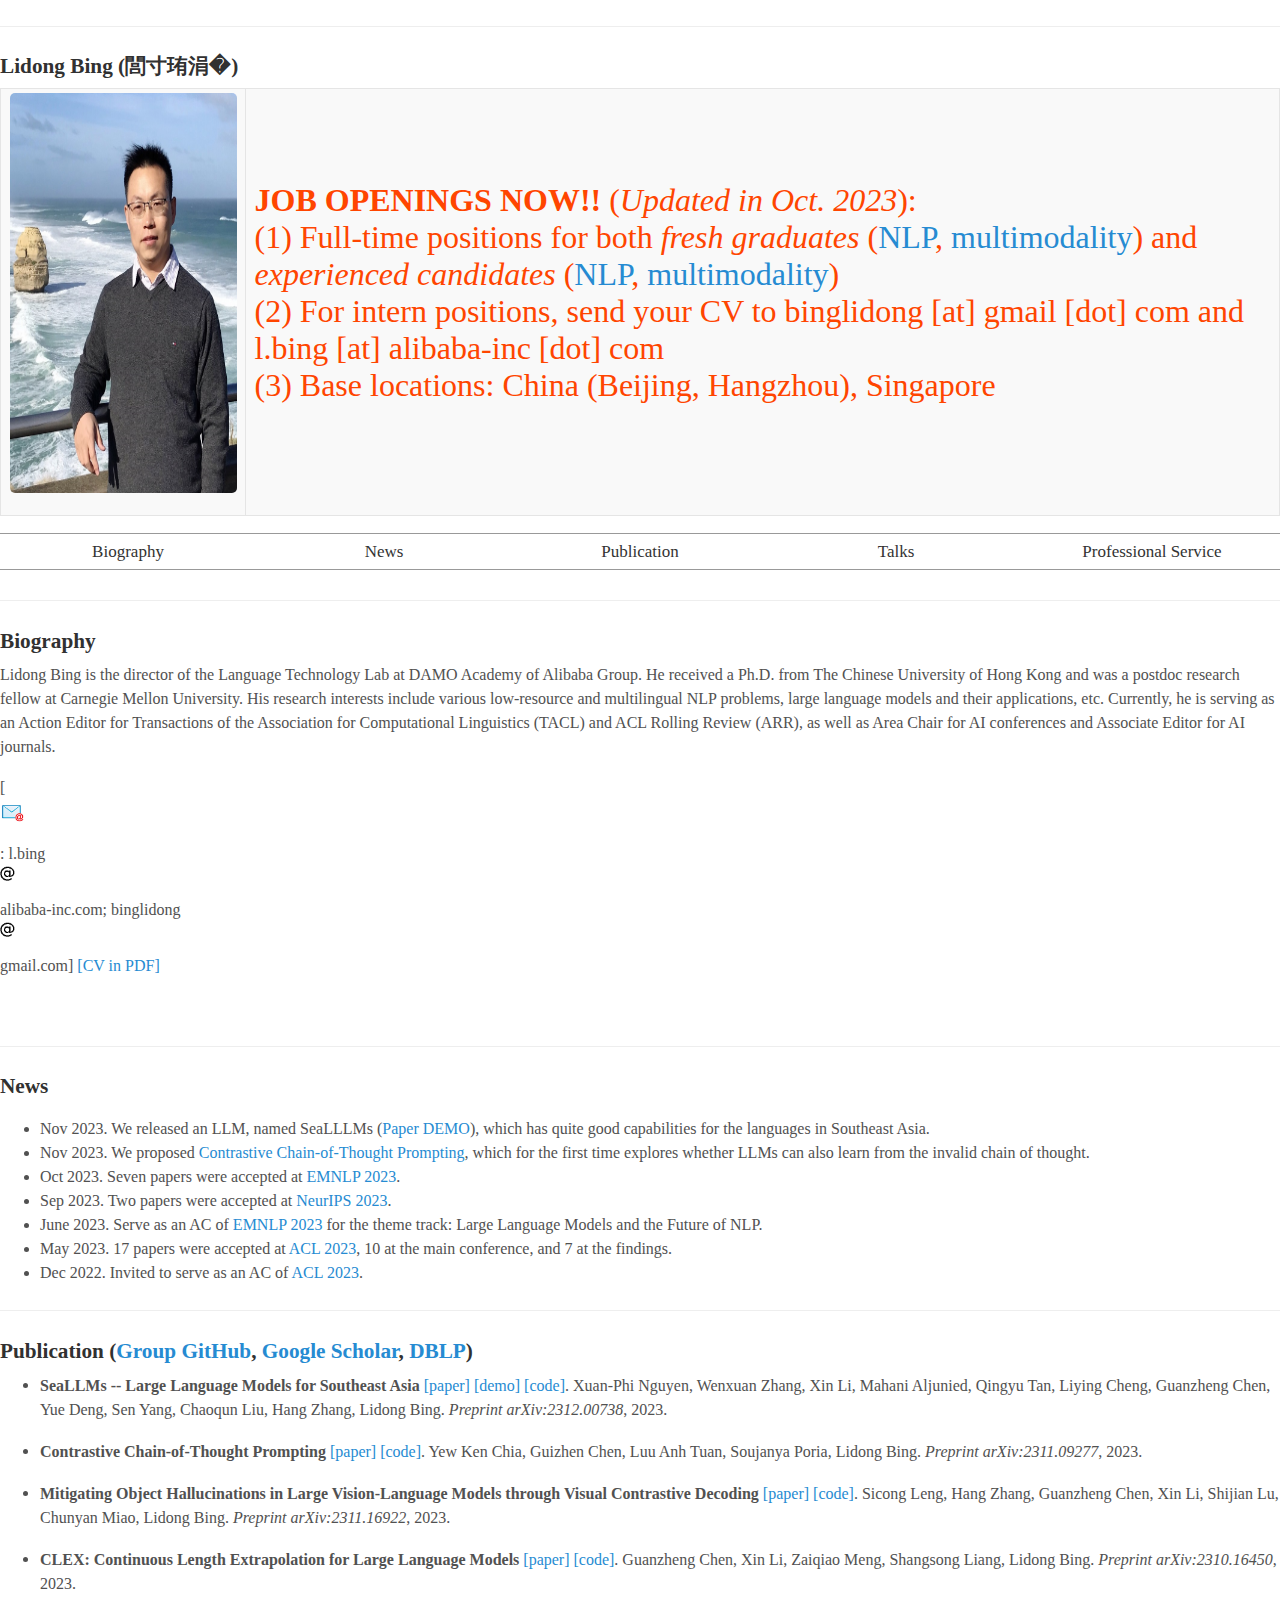
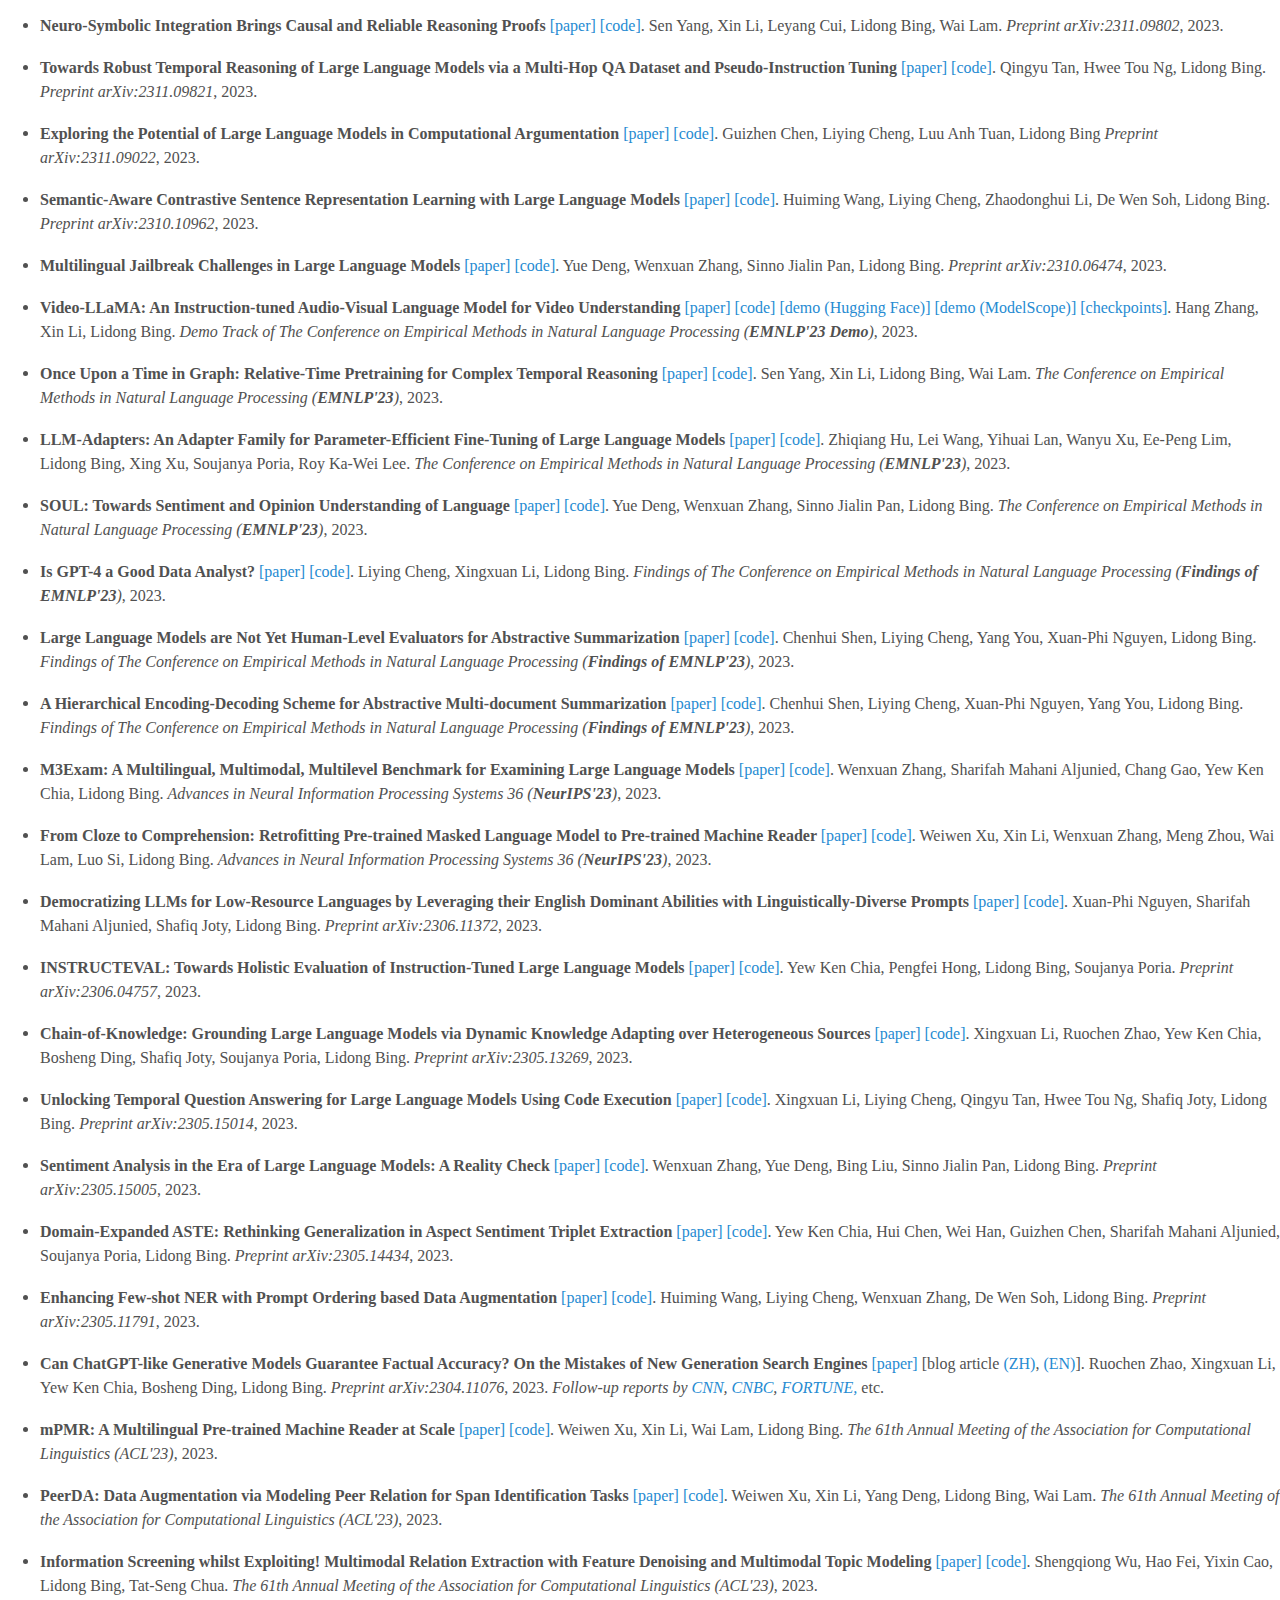
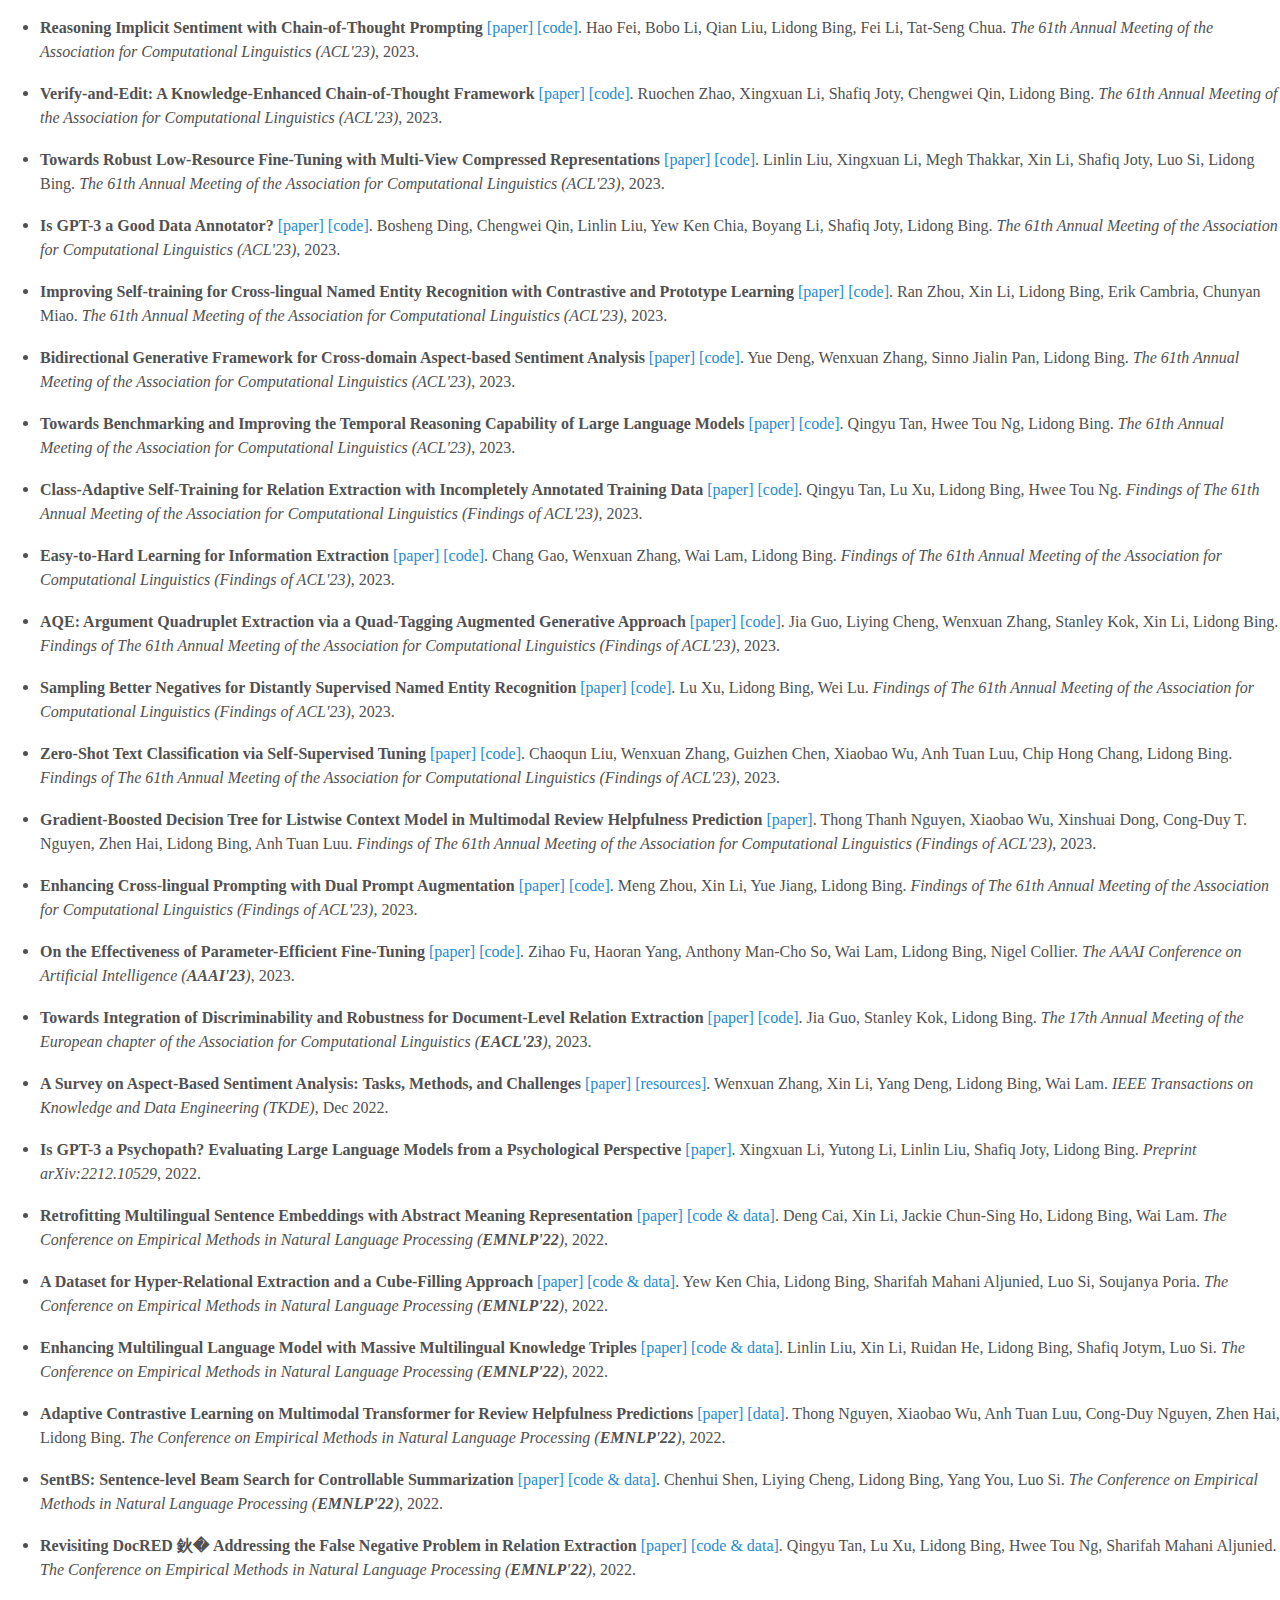
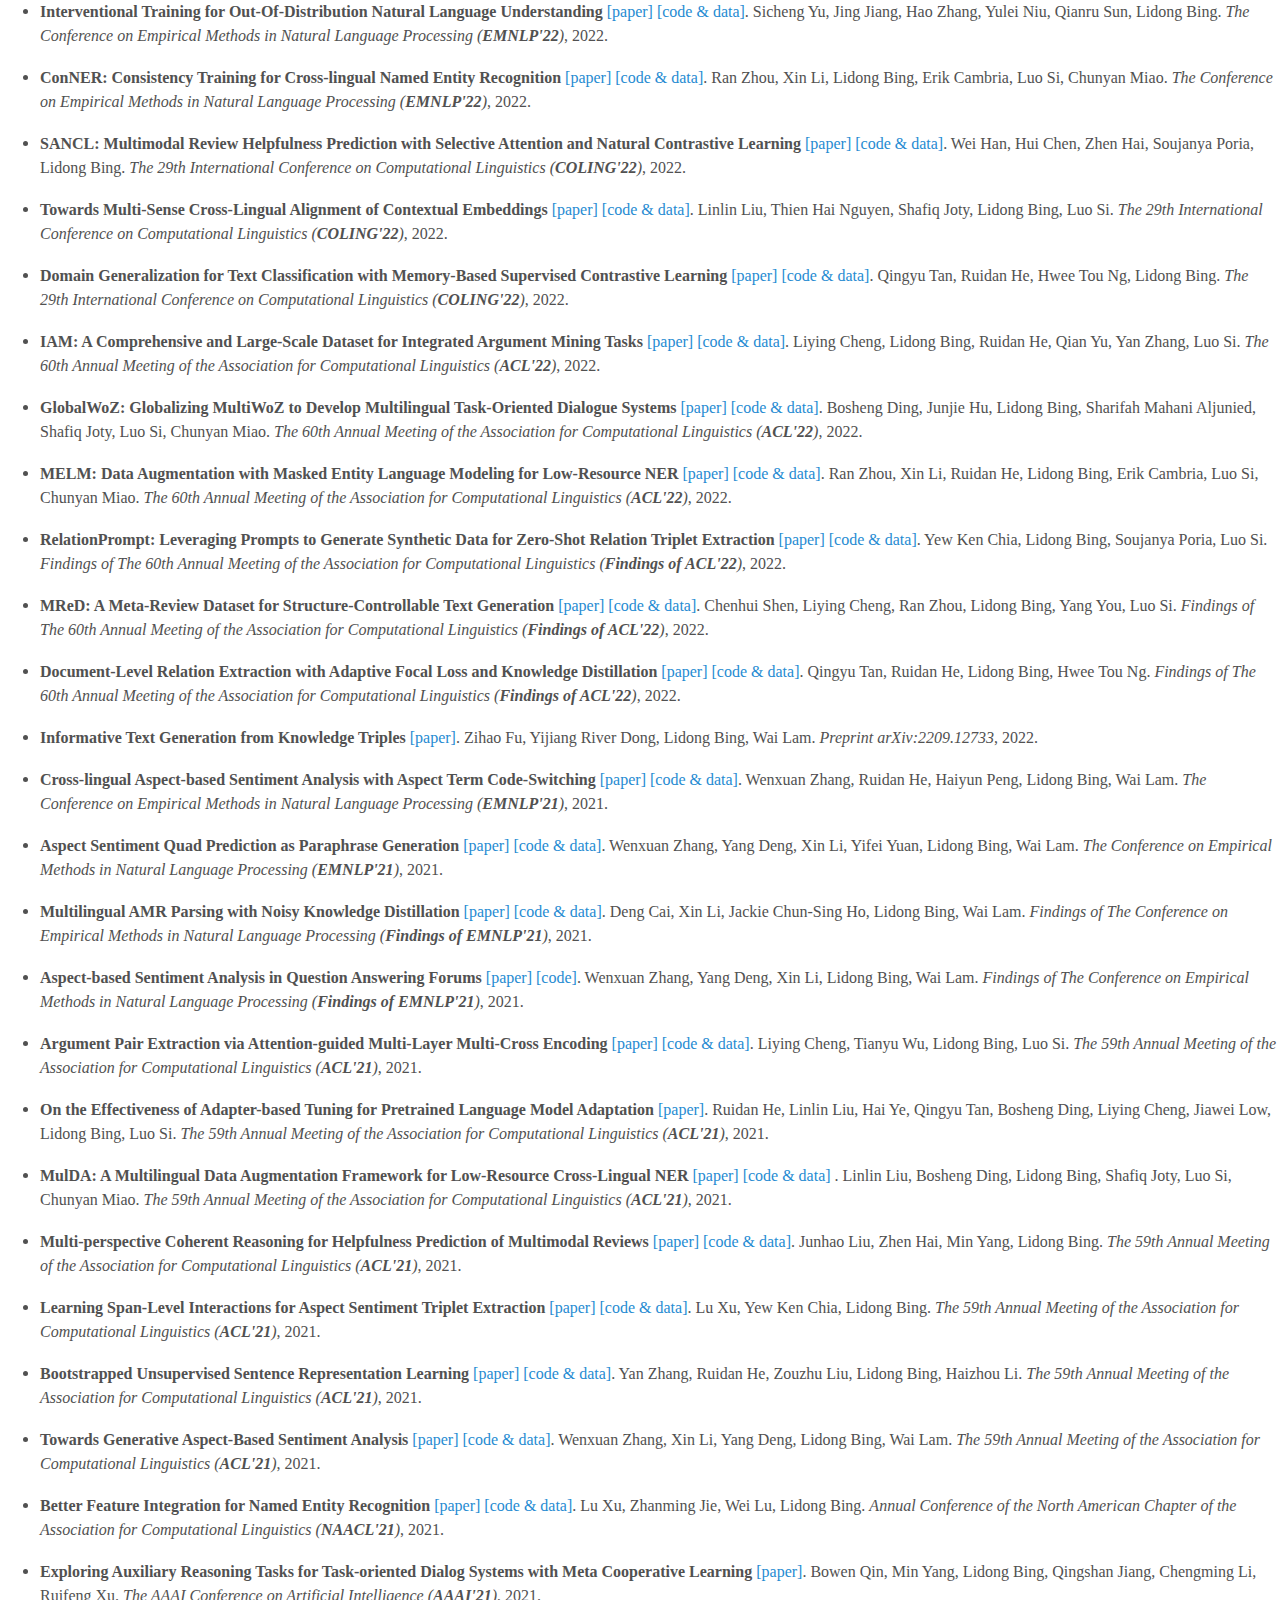
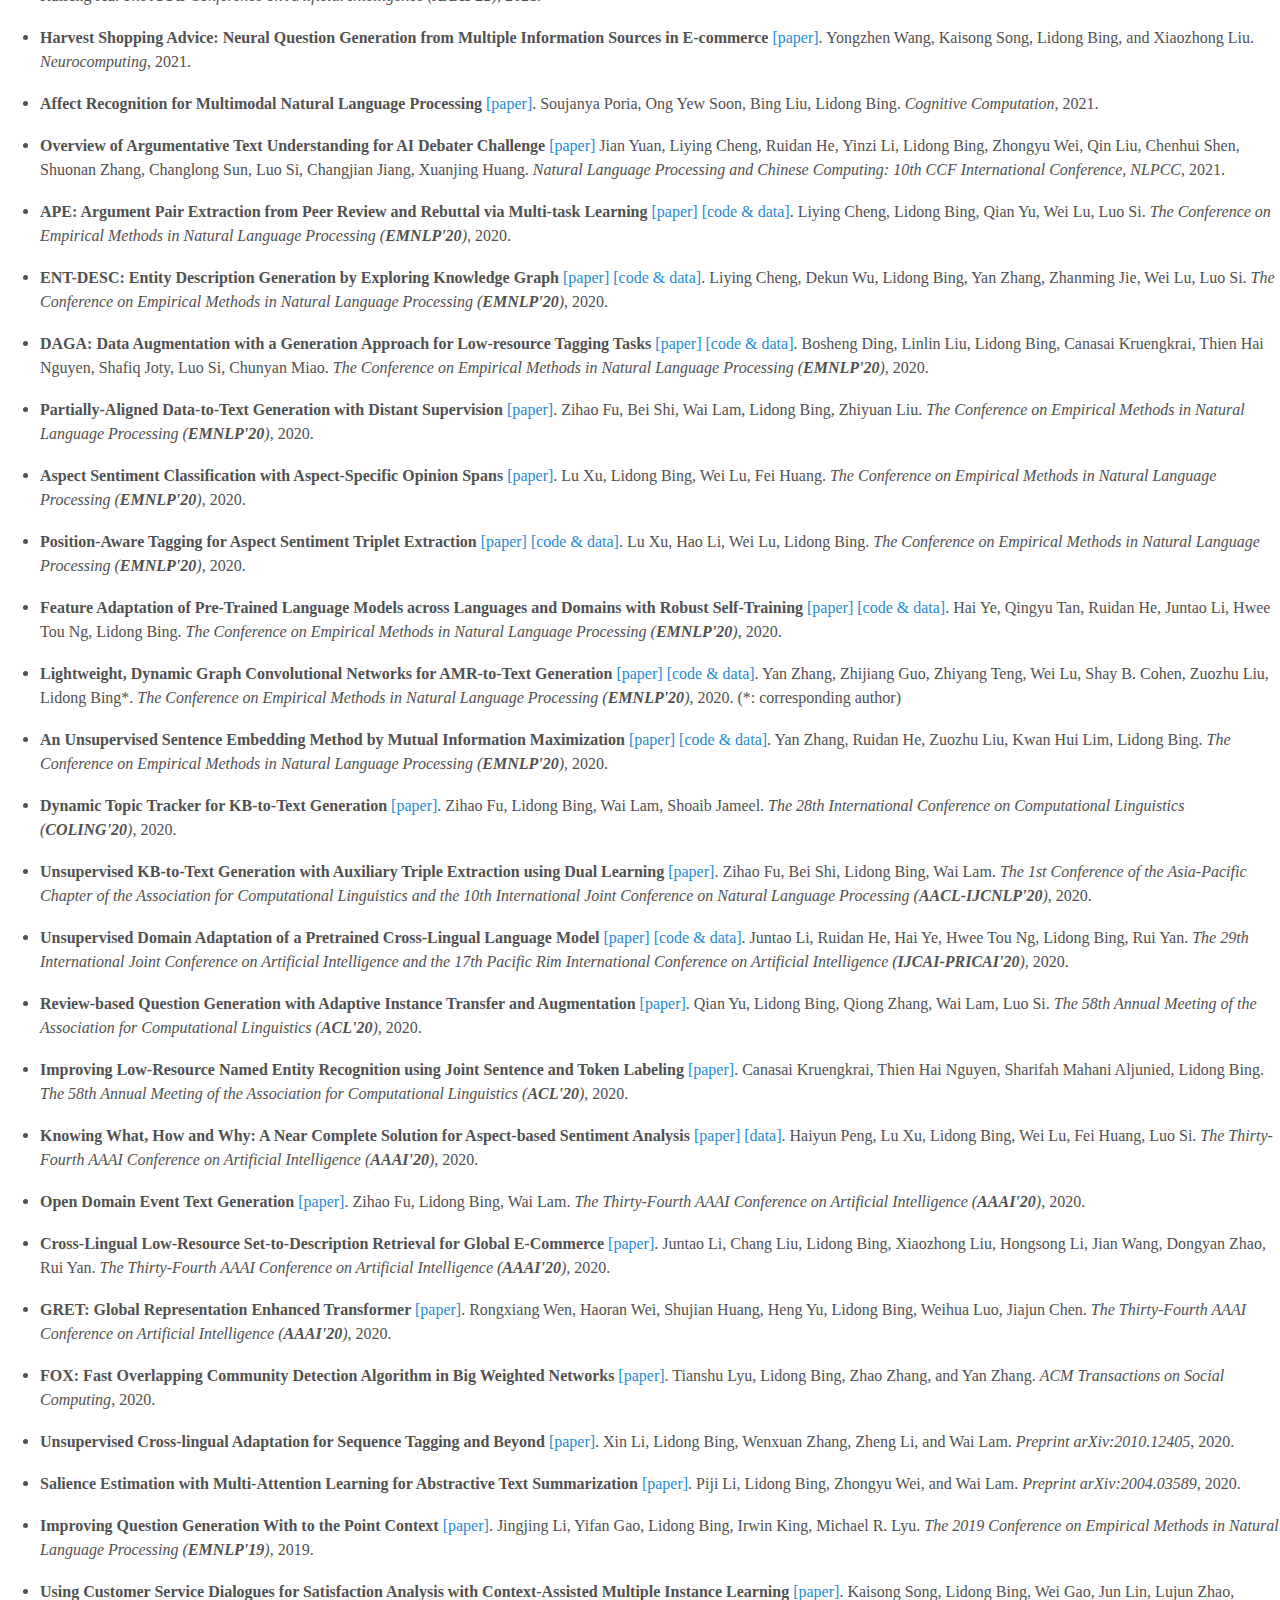
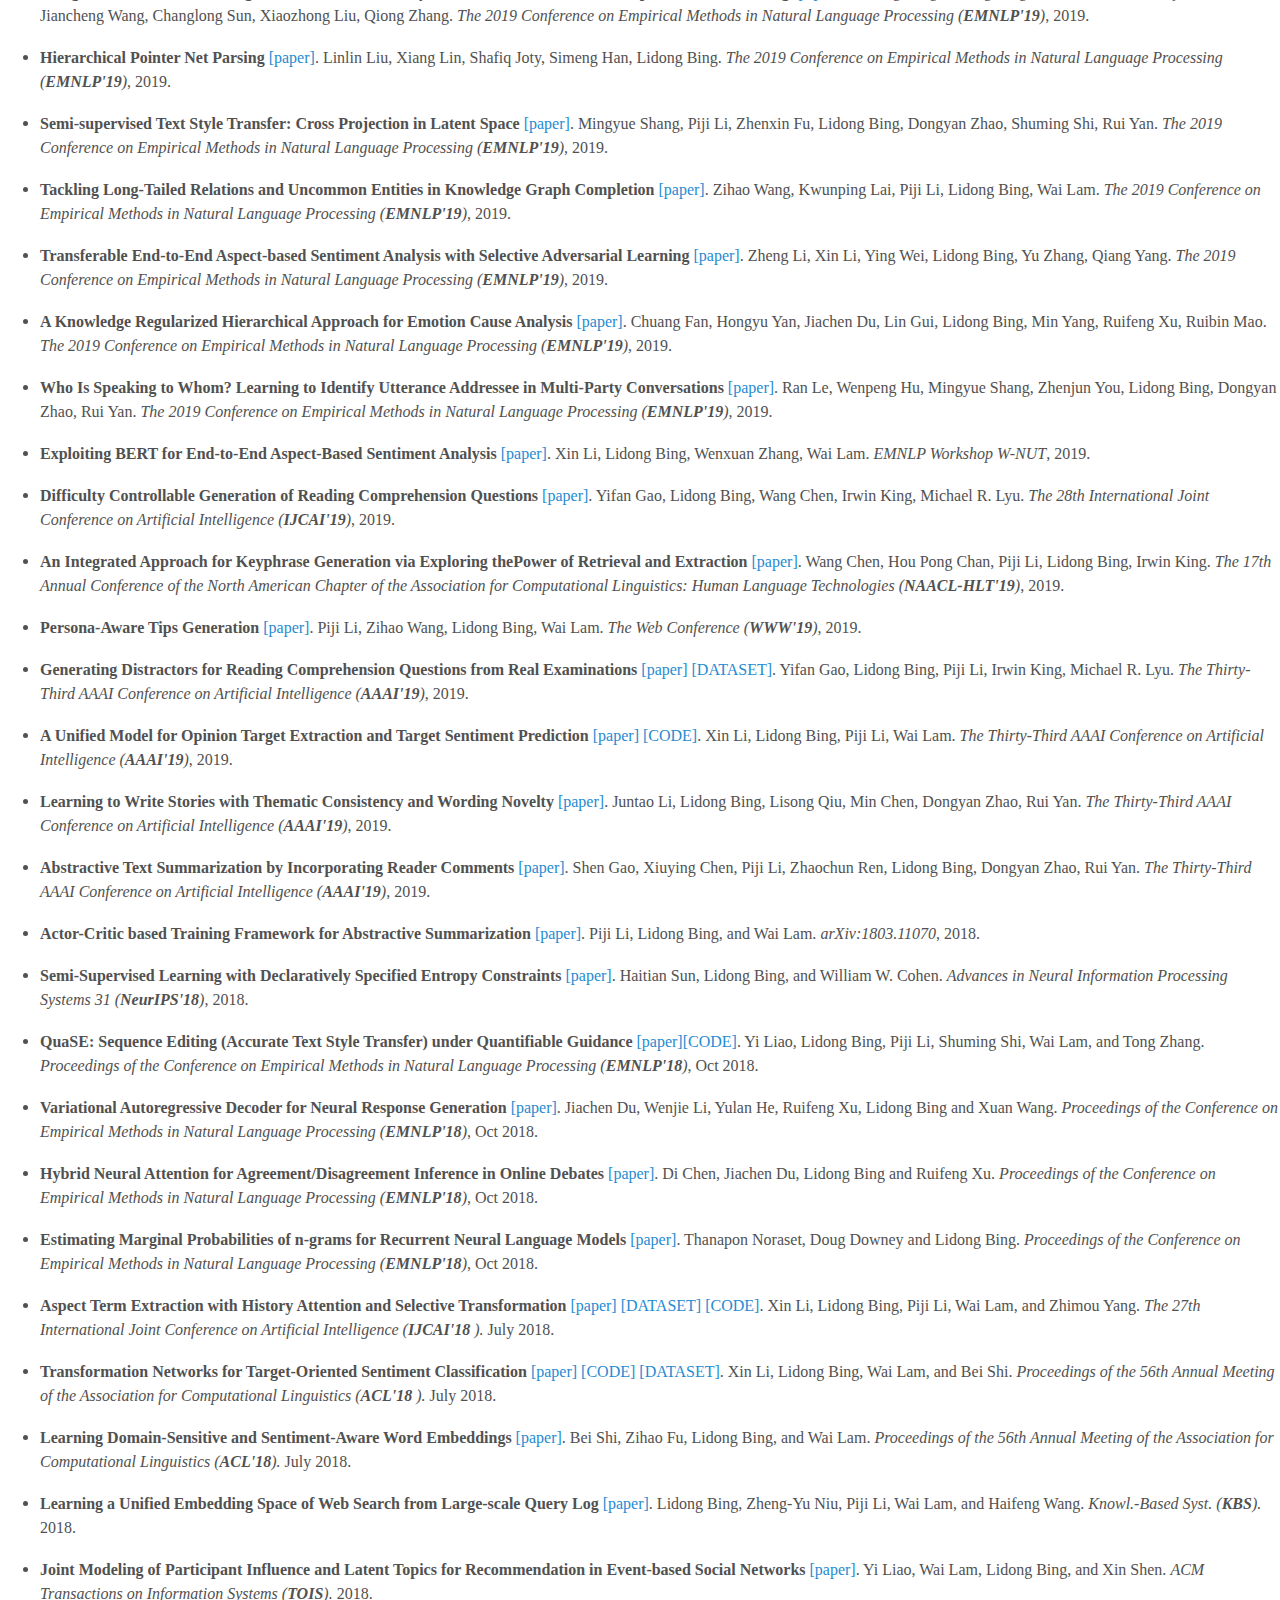
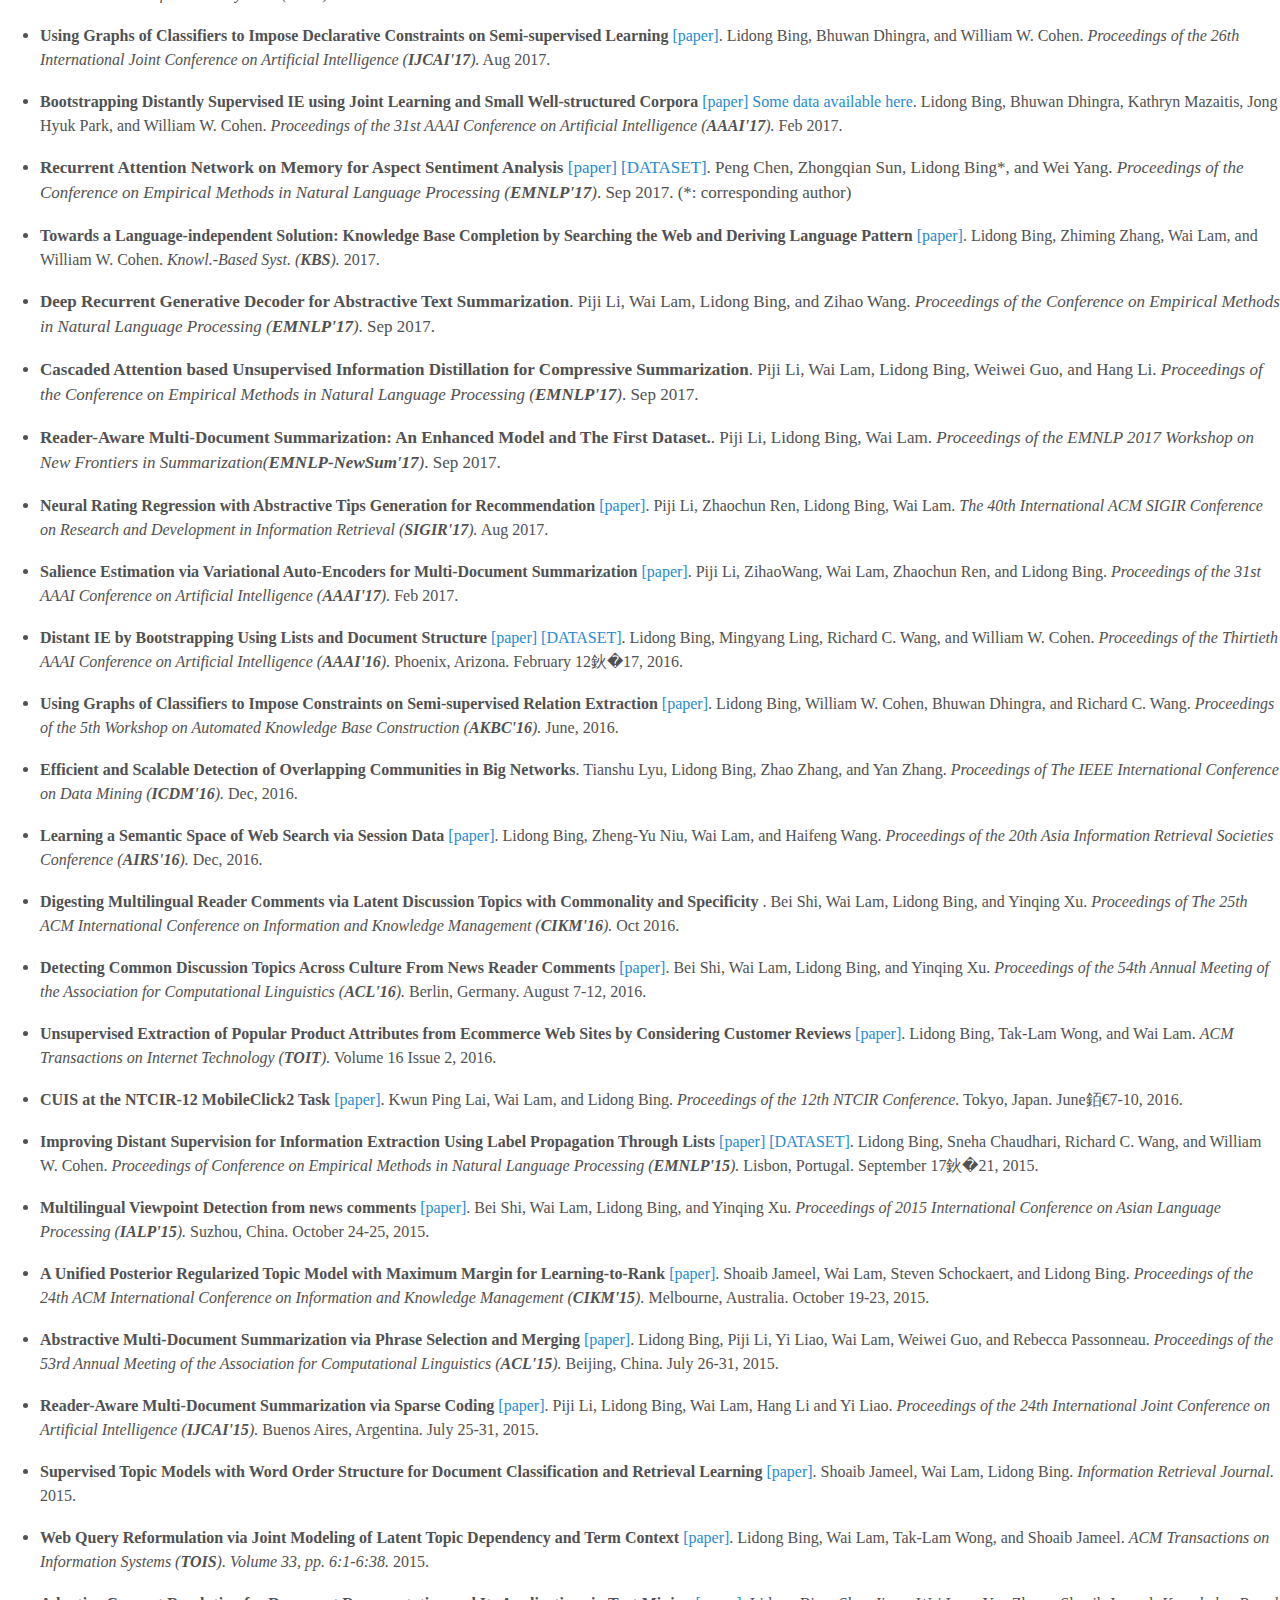
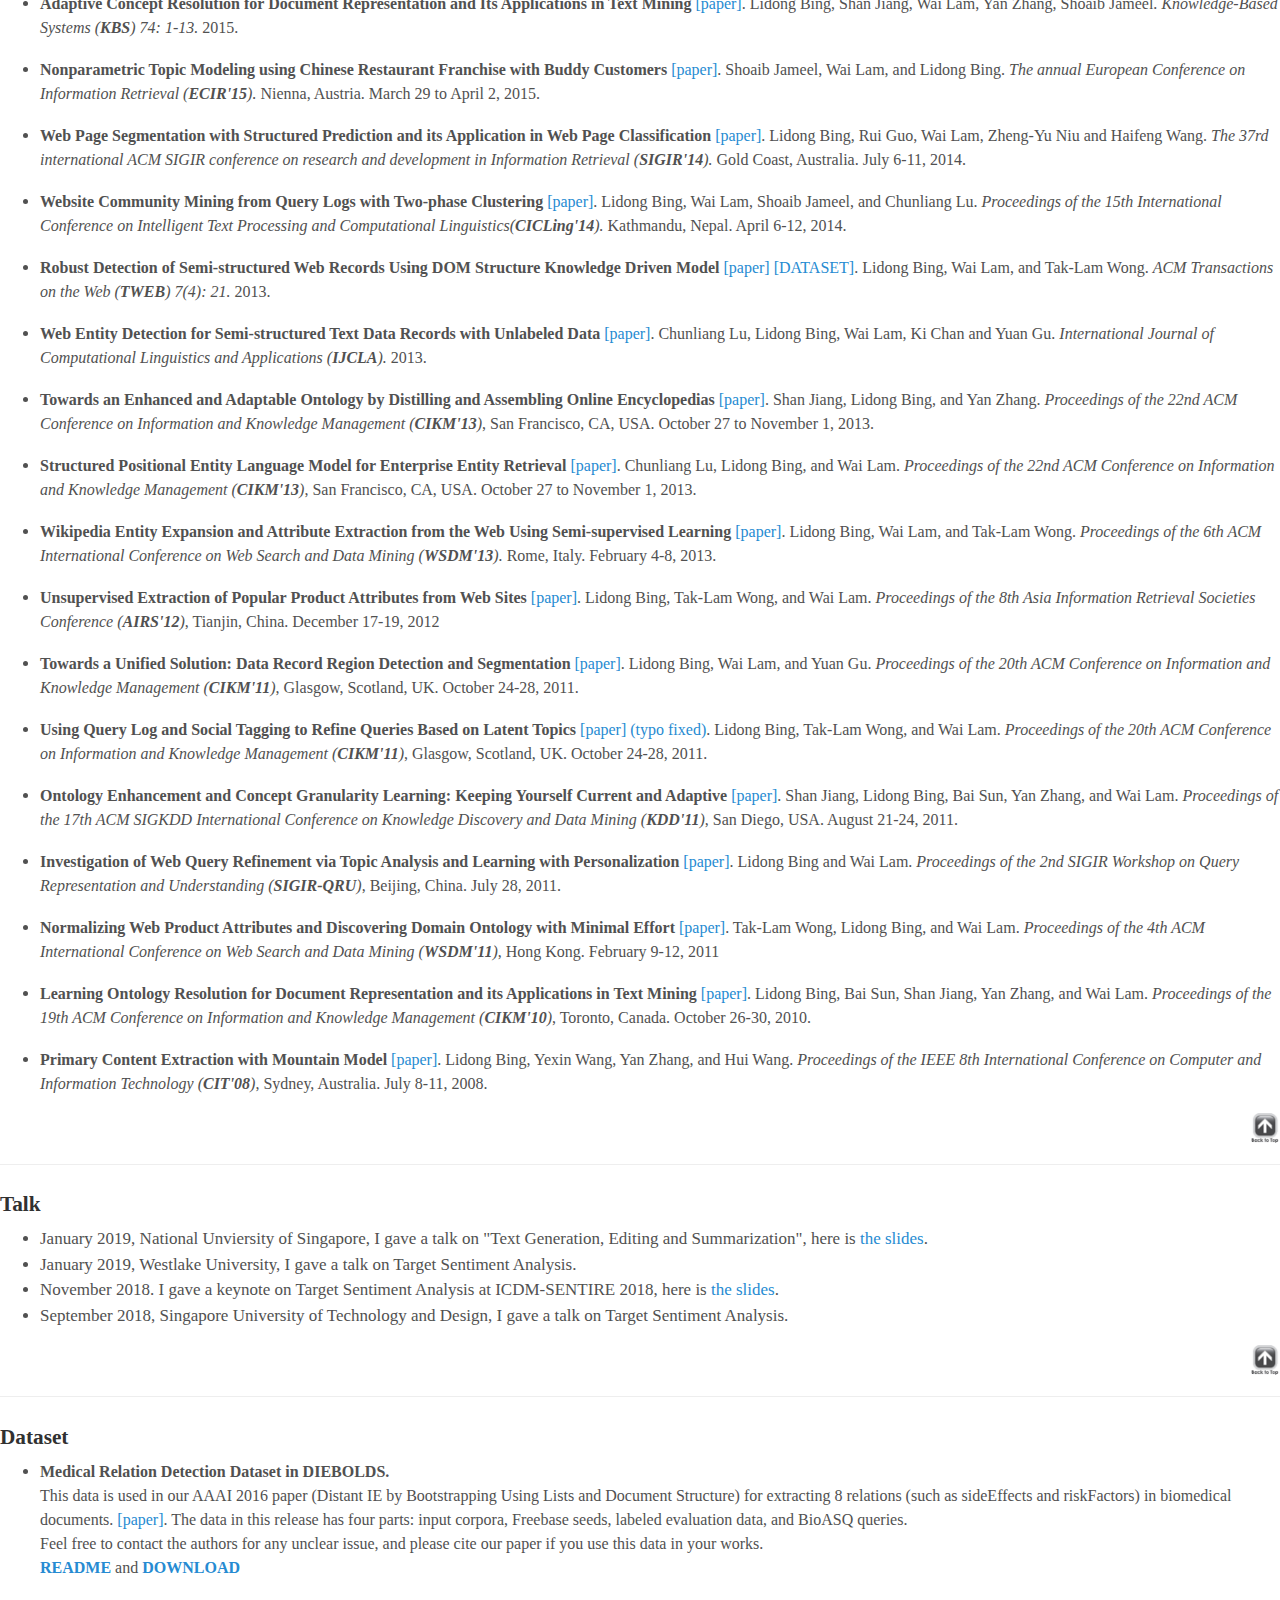
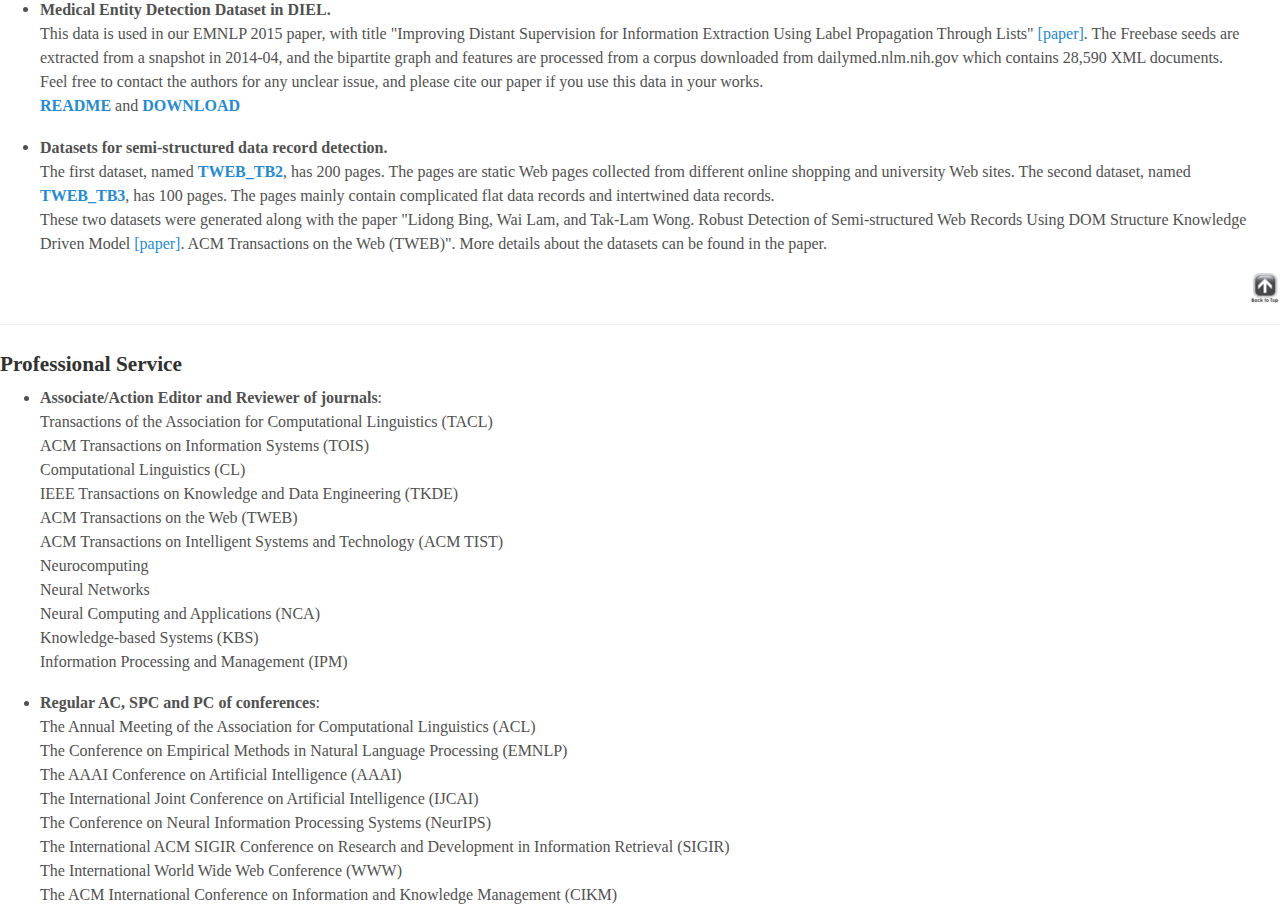
<file: index_lessold.html>
<html><head><meta http-equiv="Content-Type" content="text/html; charset=GBK"/>
<title>Biography | Lidong Bing (邴立东)</title>
<link rel="stylesheet" type="text/css" href="style.css"/>
</head>
<body bgcolor="white">
<h3><hr color="#666699" noshade="noshade" size="2"/>Lidong Bing (邴立东)</h3>
<table>
<tbody>
<tr>
<td>
<img style="height: 400px;" align="left" src="./img/bing_australia.jpg" alt="Picture of Lidong Bing"/>
</td> 
<td>
<p> 
<font size="6.5" color="#FF4500"> 
<b>JOB OPENINGS NOW!!</b> (<i>Updated in Oct. 2023</i>): <br/> (1) Full-time positions for both 
	<i>fresh graduates</i> (<a href="https://talent-holding.alibaba.com/campus/position-detail?bgCode=YKCNU1&lang=zh&positionId=2020697" target="_blank">NLP</a>, 
	<a href="https://talent-holding.alibaba.com/campus/position-detail?bgCode=YKCNU1&lang=zh&positionId=2024103" target="_blank">multimodality</a>) and 
	<i>experienced candidates</i> (<a href="https://talent-holding.alibaba.com/off-campus/position-detail?lang=zh&positionId=1033435&track_id=SSP1697883314282SyjhtFsJyZ4317" target="_blank">NLP</a>, 
	<a href="https://talent-holding.alibaba.com/off-campus/position-detail?lang=zh&positionId=1032935&track_id=SSP1697883314282jteAyZHEFd7386" target="_blank">multimodality</a>) <br/>
	(2) For intern positions, send your CV to binglidong [at] gmail [dot] com and l.bing [at] alibaba-inc [dot] com <br/>
	(3) Base locations: China (Beijing, Hangzhou), Singapore 
</font>
</p>
</td>
</tr></tbody></table>
<!--
<h3 class="title">Postdoc </h3> 
<font size="4.5"> 
<p>
8133 Gates Building,
<a href="http://www.ml.cmu.edu/" target="_blank">Machine
Learning Department</a>, <a href="http://www.cmu.edu/" target="_blank">Carnegie Mellon
University</a> <br/>
5000 Forbes Avenue, Pittsburgh, PA 15213
</p>
<p>
<img valign="bottom" src="./img/ee_mmaill.gif" height="25"/>: 
lbing<img valign="bottom" src="./img/a_a_t_t.gif" height="15" width="15"/>cs.cmu.edu;
binglidong<img valign="bottom" src="./img/a_a_t_t.gif" height="15" width="15"/>gmail.com</p>
</font>
-->
	
<!--
<p><font size="5">[
<a href="#Biography">Biography</a> |
<a href="#News">News</a> |
<a class="nav" href="#Research_Interests">Research Interests</a> |
<a class="nav" href="#Projects">Projects</a> |
<a href="#Publications">Publication</a> |
<a href="#Talks">Talk</a> |
<a href="#Codes">Code</a> |
<a href="#Datasets">Dataset</a> |
<a href="#Professional_Activities">Professional Service</a>
<a href="#Teaching">Teaching</a>  
]
</font></p>
-->

<!--Navigation bar-->
  <div id="menu">
    <div>
      <a href="#Biography">Biography</a>
    </div>
    <div>
      <a href="#News">News</a>
    </div>
    <div>
      <a href="#Publications">Publication</a>
    </div>
    <div>
      <a href="#teaching">Talks</a>
    </div>
    <div>
      <a href="#Professional_Activities">Professional Service</a>
    </div>
    <script>
      $(function () {
        const current = window.location.pathname.split("/");
        $('#menu div a').each(function(){
          const $this = $(this);
          if (current.indexOf($this.attr("href")) !== -1) {
            $this.parent().addClass("now");
          }
        })
      });
    </script>
  </div>
  <!--end of Navigation bar-->

<h3><a name="Biography"></a><hr color="#666699" noshade="noshade" size="2"/>Biography</h3>
<font size="3.5"> 
<p>
Lidong Bing is the director of the Language Technology Lab at DAMO Academy of Alibaba Group. 
He received a Ph.D. from The Chinese University of Hong Kong and was a postdoc research fellow at Carnegie Mellon University. 
His research interests include various low-resource and multilingual NLP problems, large language models and their applications, etc.
Currently, he is serving as an Action Editor for Transactions of the Association for Computational Linguistics (TACL) and ACL Rolling Review (ARR), 
as well as Area Chair for AI conferences and Associate Editor for AI journals.
</p> 
<p>
[<img valign="bottom" src="./img/ee_mmaill.gif" height="25"/>: 
l.bing<img valign="bottom" src="./img/a_a_t_t.gif" height="15" width="15"/>alibaba-inc.com;
binglidong<img valign="bottom" src="./img/a_a_t_t.gif" height="15" width="15"/>gmail.com]
<a href="LidongBing_CV.pdf" target="_blank">[CV in PDF]</a> 
</p>
</font>
<br/>

<h3><a name="News"></a><hr color="#666699" noshade="noshade" size="2"/>News</h3>
	  <p><font size="3.5">
	    <ul>    
		<li> 
		Nov 2023. We released an LLM, named SeaLLLMs (<a href="https://arxiv.org/abs/2312.00738">Paper</a> <a href="https://huggingface.co/SeaLLMs/SeaLLM-Chat-13b">DEMO</a>), which has quite good capabilities for the languages in Southeast Asia. </li>
		
		    
		<li> 
		Nov 2023. We proposed <a href="https://arxiv.org/abs/2311.09277">Contrastive Chain-of-Thought Prompting</a>, which for the first time explores whether LLMs can also learn from the invalid chain of thought. </li>
		    
		<li> 
		Oct 2023. Seven papers were accepted at <a href="https://2023.emnlp.org/">EMNLP 2023</a>. </li>
			    
		<li> 
		Sep 2023. Two papers were accepted at <a href="https://nips.cc/">NeurIPS 2023</a>. </li>

		<li> 
		June 2023. Serve as an AC of <a href="https://2023.emnlp.org/">EMNLP 2023</a> for the theme track: Large Language Models and the Future of NLP. </li>

		<li> 
		May 2023. 17 papers were accepted at <a href="https://2023.aclweb.org/">ACL 2023</a>, 10 at the main conference, and 7 at the findings. </li>

		<li> 
		Dec 2022. Invited to serve as an AC of <a href="https://2023.aclweb.org/">ACL 2023</a>. </li>
		
		<!--<li> 
		Oct 2022. Eight papers were accepted at the main conference of <a href="https://2022.emnlp.org/">EMNLP 2022</a>. </li>
		
		<li> 
		Sep 2022. Three papers were accepted at <a href="https://coling2022.org/">COLING 2022</a> main conference. </li>
		
		<li> 
		April 2022. Invited to serve as an Action Editor for <a href="https://transacl.org/ojs/index.php/tacl/index">TACL</a>. </li>
		    
	        <li> 
		Feb 2022. Six papers were accepted at <a href="https://2022.aclweb.org/">ACL 2022</a>, 3 at the main conference and 3 at the findings. </li>
		     
		<li> 
		Oct 2021. Invited to serve as an Action Editor for <a href="https://aclrollingreview.org/">ACL Rolling Review</a>. </li>
		    
		<li> 
		Aug 2021. Four papers were accepted at <a href="https://2021.emnlp.org/">EMNLP 2021</a>, 2 at the main conference and 2 at the findings. </li>
		    
	        <li> 
		May 2021. Seven papers were accepted at <a href="https://2021.aclweb.org/">ACL 2021</a> main conference. </li>
		    
		<li> 
		April 2021. Invited to serve as an AC of <a href="https://2021.emnlp.org/">EMNLP 2021</a> for the Sentiment Analysis, Stylistic Analysis, and Argument Mining track. </li>
		   
		   
		<li> 
		Jan 2021. Invited to serve as a Social Media Co-Chair of <a href="https://2021.aclweb.org/">ACL 2021</a>. </li>
		    
		    
		<li> 
		Nov 2020. Invited to serve as an AC of <a href="https://2021.aclweb.org/">ACL 2021</a> for the Sentiment Analysis, Stylistic Analysis, and Argument Mining track. </li>
		    
		    
		<li> 
		Sep 2020. Ten papers were accepted at <a href="https://2020.emnlp.org/">EMNLP 2020</a>, 9 at the main conference, 1 at the findings. </li>
		    
		    
		<li> 
		Sep 2020. One paper was accepted at <a href="https://coling2020.org/">COLING 2020</a> and one paper was accetped at <a href="http://aacl2020.org/">AACL 2020</a>. </li>
		   
		    
		<li> 
		Apr 2020. Two papers were accepted at <a href="https://acl2020.org/">ACL 2020</a> and one paper was accetped at <a href="https://www.ijcai20.org/">IJCAI 2020</a>. </li>
		   
		    
		<li> 
		Nov 2019. Four papers were accepted at <a href="https://aaai.org/Conferences/AAAI-20/">AAAI 2020</a>. </li>
		   
		    
		<li> 
		Aug 2019. Eight papers were accepted at <a href="https://www.emnlp-ijcnlp2019.org/">EMNLP 2019</a>. </li>
		    
		    
		<li> 
		May 2019. One paper was accetped at <a href="https://www.ijcai19.org/">IJCAI 2019</a>. </li>
		    		    
		<li> 
		January 2019, I gave a talk on "Text Generation, Editing and Summarization" at the National University of Singapore, here is <a href="pub/TextGeneration_NUS_2019-Jan-18_v2.pdf">the slides</a>. 
		</li>
		    
		    
		<li> 
		January 2019. One paper was accetped at <a href="https://www2019.thewebconf.org/">WWW 2019</a>. 
		</li>-->
	    </ul>
</font>
</p>

<h3><a name="Publications"></a><hr color="#666699" noshade="noshade" size="2"/>Publication 
(<a href="https://github.com/DAMO-NLP-SG">Group GitHub</a>, 
	<a href="https://scholar.google.com/citations?user=_oYzrzAAAAAJ&hl=en"> Google Scholar</a>,
	<a href="http://dblp.uni-trier.de/pers/hd/b/Bing:Lidong"> DBLP</a>) </h3>
<ul>

	
	
        <li>
          <p> <font size="3.5"><b>SeaLLMs -- Large Language Models for Southeast Asia </b>
		  <a href="https://arxiv.org/abs/2312.00738">[paper]</a> 
		  <a href="https://huggingface.co/SeaLLMs/SeaLLM-Chat-13b">[demo]</a>
		  <a href="https://github.com/DAMO-NLP-SG/SeaLLMs">[code]</a>.
		  Xuan-Phi Nguyen, Wenxuan Zhang, Xin Li, Mahani Aljunied, Qingyu Tan, Liying Cheng, Guanzheng Chen, Yue Deng, Sen Yang, Chaoqun Liu, Hang Zhang, Lidong Bing. 
		  <i>Preprint arXiv:2312.00738</i>, 2023.<br/></font>
	   </p>
        </li>
	
	
        <li>
          <p> <font size="3.5"><b>Contrastive Chain-of-Thought Prompting </b>
		  <a href="https://arxiv.org/abs/2311.09277">[paper]</a> 
		  <a href="https://github.com/DAMO-NLP-SG/contrastive-cot">[code]</a>.
		  Yew Ken Chia, Guizhen Chen, Luu Anh Tuan, Soujanya Poria, Lidong Bing. 
		  <i>Preprint arXiv:2311.09277</i>, 2023.<br/></font>
	   </p>
        </li>
	

	
        <li>
          <p> <font size="3.5"><b>Mitigating Object Hallucinations in Large Vision-Language Models through Visual Contrastive Decoding </b>
		  <a href="https://arxiv.org/abs/2311.16922">[paper]</a> 
		  <a href="https://github.com/DAMO-NLP-SG/VCD">[code]</a>.
		  Sicong Leng, Hang Zhang, Guanzheng Chen, Xin Li, Shijian Lu, Chunyan Miao, Lidong Bing. 
		  <i>Preprint arXiv:2311.16922</i>, 2023.<br/></font>
	   </p>
        </li>
	

	
        <li>
          <p> <font size="3.5"><b>CLEX: Continuous Length Extrapolation for Large Language Models </b>
		  <a href="https://arxiv.org/abs/2310.16450">[paper]</a> 
		  <a href="https://github.com/DAMO-NLP-SG/CLEX">[code]</a>.
		  Guanzheng Chen, Xin Li, Zaiqiao Meng, Shangsong Liang, Lidong Bing. 
		  <i>Preprint arXiv:2310.16450</i>, 2023.<br/></font>
	   </p>
        </li>


	
        <li>
          <p> <font size="3.5"><b>Neuro-Symbolic Integration Brings Causal and Reliable Reasoning Proofs </b>
		  <a href="https://arxiv.org/abs/2311.09802">[paper]</a> 
		  <a href="https://github.com/DAMO-NLP-SG/CaRing">[code]</a>.
		  Sen Yang, Xin Li, Leyang Cui, Lidong Bing, Wai Lam. 
		  <i>Preprint arXiv:2311.09802</i>, 2023.<br/></font>
	   </p>
        </li>


	
        <li>
          <p> <font size="3.5"><b>Towards Robust Temporal Reasoning of Large Language Models via a Multi-Hop QA Dataset and Pseudo-Instruction Tuning </b>
		  <a href="https://arxiv.org/abs/2311.09821">[paper]</a> 
		  <a href="https://lidongbing.github.io/">[code]</a>.
		  Qingyu Tan, Hwee Tou Ng, Lidong Bing. 
		  <i>Preprint arXiv:2311.09821</i>, 2023.<br/></font>
	   </p>
        </li>
	
        <li>
          <p> <font size="3.5"><b>Exploring the Potential of Large Language Models in Computational Argumentation </b>
		  <a href="https://arxiv.org/abs/2311.09022">[paper]</a> 
		  <a href="https://github.com/DAMO-NLP-SG/LLM-argumentation">[code]</a>.
		  Guizhen Chen, Liying Cheng, Luu Anh Tuan, Lidong Bing 
		  <i>Preprint arXiv:2311.09022</i>, 2023.<br/></font>
	   </p>
        </li>
	
        <li>
          <p> <font size="3.5"><b>Semantic-Aware Contrastive Sentence Representation Learning with Large Language Models </b>
		  <a href="https://arxiv.org/abs/2310.10962">[paper]</a> 
		  <a href="https://lidongbing.github.io/">[code]</a>.
		  Huiming Wang, Liying Cheng, Zhaodonghui Li, De Wen Soh, Lidong Bing. 
		  <i>Preprint arXiv:2310.10962</i>, 2023.<br/></font>
	   </p>
        </li>
	
        <li>
          <p> <font size="3.5"><b>Multilingual Jailbreak Challenges in Large Language Models </b>
		  <a href="https://arxiv.org/abs/2310.06474">[paper]</a> 
		  <a href="https://github.com/DAMO-NLP-SG/multilingual-safety-for-LLMs">[code]</a>.
		  Yue Deng, Wenxuan Zhang, Sinno Jialin Pan, Lidong Bing. 
		  <i>Preprint arXiv:2310.06474</i>, 2023.<br/></font>
	   </p>
        </li>

	<li>
          <p> <font size="3.5"><b>Video-LLaMA: An Instruction-tuned Audio-Visual Language Model for Video Understanding </b>
		  <a href="https://arxiv.org/abs/2306.02858">[paper]</a> 
		  <a href="https://github.com/DAMO-NLP-SG/Video-LLaMA">[code]</a>
		  <a href="https://huggingface.co/spaces/DAMO-NLP-SG/Video-LLaMA">[demo (Hugging Face)]</a>
		  <a href="https://www.modelscope.cn/studios/damo/video-llama/summary">[demo (ModelScope)]</a>
		  <a href="https://huggingface.co/DAMO-NLP-SG/Video-LLaMA-Series">[checkpoints]</a>.
		  Hang Zhang, Xin Li, Lidong Bing. 
		  <i>Demo Track of The Conference on Empirical Methods in Natural Language Processing (<b>EMNLP'23 Demo</b>)</i>, 2023.<br/></font>
	   </p>
        </li>

        <li>
          <p> <font size="3.5"><b>Once Upon a Time in Graph: Relative-Time Pretraining for Complex Temporal Reasoning </b>
		  <a href="https://lidongbing.github.io/">[paper]</a> <a href="https://lidongbing.github.io/">[code]</a>.
		  Sen Yang, Xin Li, Lidong Bing, Wai Lam.
		  <i>The Conference on Empirical Methods in Natural Language Processing (<b>EMNLP'23</b>)</i>, 2023.<br/></font>
	   </p>
        </li>
	
        <li>
          <p> <font size="3.5"><b>LLM-Adapters: An Adapter Family for Parameter-Efficient Fine-Tuning of Large Language Models </b>
		  <a href="https://arxiv.org/abs/2304.01933">[paper]</a> <a href="https://github.com/AGI-Edgerunners/LLM-Adapters">[code]</a>.
		  Zhiqiang Hu, Lei Wang, Yihuai Lan, Wanyu Xu, Ee-Peng Lim, Lidong Bing, Xing Xu, Soujanya Poria, Roy Ka-Wei Lee. 
		  <i>The Conference on Empirical Methods in Natural Language Processing (<b>EMNLP'23</b>)</i>, 2023.<br/></font>
	   </p>
        </li>

	

        <li>
          <p> <font size="3.5"><b>SOUL: Towards Sentiment and Opinion Understanding of Language </b>
		  <a href="https://lidongbing.github.io/">[paper]</a> <a href="https://lidongbing.github.io/">[code]</a>.
		  Yue Deng, Wenxuan Zhang, Sinno Jialin Pan, Lidong Bing.
		  <i>The Conference on Empirical Methods in Natural Language Processing (<b>EMNLP'23</b>)</i>, 2023.<br/></font>
	   </p>
        </li>

        <li>
          <p> <font size="3.5"><b>Is GPT-4 a Good Data Analyst? </b>
		  <a href="https://arxiv.org/abs/2305.15038">[paper]</a> <a href="https://github.com/DAMO-NLP-SG/GPT4-as-DataAnalyst">[code]</a>.
		  Liying Cheng, Xingxuan Li, Lidong Bing. 
		  <i>Findings of The Conference on Empirical Methods in Natural Language Processing (<b>Findings of EMNLP'23</b>)</i>, 2023.<br/></font>
	   </p>
        </li>
		
        <li>
          <p> <font size="3.5"><b>Large Language Models are Not Yet Human-Level Evaluators for Abstractive Summarization </b>
		  <a href="https://arxiv.org/abs/2305.13091">[paper]</a> <a href="https://github.com/DAMO-NLP-SG/LLM_summeval">[code]</a>.
		  Chenhui Shen, Liying Cheng, Yang You, Xuan-Phi Nguyen, Lidong Bing. 
		  <i>Findings of The Conference on Empirical Methods in Natural Language Processing (<b>Findings of EMNLP'23</b>)</i>, 2023.<br/></font>
	   </p>
        </li>
	
	
        <li>
          <p> <font size="3.5"><b>A Hierarchical Encoding-Decoding Scheme for Abstractive Multi-document Summarization </b>
		  <a href="https://arxiv.org/abs/2305.08503">[paper]</a> <a href="https://github.com/DAMO-NLP-SG/HierEncDec">[code]</a>.
		  Chenhui Shen, Liying Cheng, Xuan-Phi Nguyen, Yang You, Lidong Bing. 
		  <i>Findings of The Conference on Empirical Methods in Natural Language Processing (<b>Findings of EMNLP'23</b>)</i>, 2023.<br/></font>
	   </p>
        </li>

	
        <li>
          <p> <font size="3.5"><b>
		  M3Exam: A Multilingual, Multimodal, Multilevel Benchmark for Examining Large Language Models </b>
		  <a href="https://arxiv.org/abs/2306.05179">[paper]</a> 
		  <a href="https://github.com/DAMO-NLP-SG/M3Exam">[code]</a>.
		  Wenxuan Zhang, Sharifah Mahani Aljunied, Chang Gao, Yew Ken Chia, Lidong Bing. 
		  <i>Advances in Neural Information Processing Systems 36 (<b>NeurIPS'23</b>)</i>, 2023.<br/></font>
	   </p>
        </li>

	
        <li>
          <p> <font size="3.5"><b>
		  From Cloze to Comprehension: Retrofitting Pre-trained Masked Language Model to Pre-trained Machine Reader </b>
		  <a href="https://arxiv.org/abs/2212.04755">[paper]</a>
		  <a href="https://github.com/DAMO-NLP-SG/PMR">[code]</a>.
		  Weiwen Xu, Xin Li, Wenxuan Zhang, Meng Zhou, Wai Lam, Luo Si, Lidong Bing. 
		  <i>Advances in Neural Information Processing Systems 36 (<b>NeurIPS'23</b>)</i>, 2023.<br/></font>
	   </p>
        </li>

	
        <li>
          <p> <font size="3.5"><b>Democratizing LLMs for Low-Resource Languages by Leveraging their English Dominant Abilities with Linguistically-Diverse Prompts </b>
		  <a href="https://arxiv.org/abs/2306.11372">[paper]</a> <a href="https://lidongbing.github.io/">[code]</a>.
		  Xuan-Phi Nguyen, Sharifah Mahani Aljunied, Shafiq Joty, Lidong Bing. 
		  <i>Preprint arXiv:2306.11372</i>, 2023.<br/></font>
	   </p>
        </li>
	
	
        <li>
          <p> <font size="3.5"><b>INSTRUCTEVAL: Towards Holistic Evaluation of Instruction-Tuned Large Language Models </b>
		  <a href="https://arxiv.org/abs/2306.04757">[paper]</a> <a href="https://github.com/declare-lab/instruct-eval">[code]</a>.
		  Yew Ken Chia, Pengfei Hong, Lidong Bing, Soujanya Poria. 
		  <i>Preprint arXiv:2306.04757</i>, 2023.<br/></font>
	   </p>
        </li>
	
        <li>
          <p> <font size="3.5"><b>Chain-of-Knowledge: Grounding Large Language Models via Dynamic Knowledge Adapting over Heterogeneous Sources </b>
		  <a href="https://arxiv.org/abs/2305.13269">[paper]</a> <a href="https://github.com/DAMO-NLP-SG/chain-of-knowledge">[code]</a>.
		  Xingxuan Li, Ruochen Zhao, Yew Ken Chia, Bosheng Ding, Shafiq Joty, Soujanya Poria, Lidong Bing. 
		  <i>Preprint arXiv:2305.13269</i>, 2023.<br/></font>
	   </p>
        </li>
	
	
        <li>
          <p> <font size="3.5"><b>Unlocking Temporal Question Answering for Large Language Models Using Code Execution </b>
		  <a href="https://arxiv.org/abs/2305.15014">[paper]</a> <a href="https://github.com/DAMO-NLPSG/code-temporal">[code]</a>.
		  Xingxuan Li, Liying Cheng, Qingyu Tan, Hwee Tou Ng, Shafiq Joty, Lidong Bing. 
		  <i>Preprint arXiv:2305.15014</i>, 2023.<br/></font>
	   </p>
        </li>
	
        <li>
          <p> <font size="3.5"><b>Sentiment Analysis in the Era of Large Language Models: A Reality Check </b>
		  <a href="https://arxiv.org/abs/2305.15005">[paper]</a> <a href="https://github.com/DAMO-NLP-SG/LLM-Sentiment">[code]</a>.
		  Wenxuan Zhang, Yue Deng, Bing Liu, Sinno Jialin Pan, Lidong Bing. 
		  <i>Preprint arXiv:2305.15005</i>, 2023.<br/></font>
	   </p>
        </li>
	
	
	
        <li>
          <p> <font size="3.5"><b>Domain-Expanded ASTE: Rethinking Generalization in Aspect Sentiment Triplet Extraction </b>
		  <a href="https://arxiv.org/abs/2305.14434">[paper]</a> <a href="https://github.com/DAMO-NLP-SG/domain-expanded-aste">[code]</a>.
		  Yew Ken Chia, Hui Chen, Wei Han, Guizhen Chen, Sharifah Mahani Aljunied, Soujanya Poria, Lidong Bing. 
		  <i>Preprint arXiv:2305.14434</i>, 2023.<br/></font>
	   </p>
        </li>
	
	
        <li>
          <p> <font size="3.5"><b>Enhancing Few-shot NER with Prompt Ordering based Data Augmentation </b>
		  <a href="https://arxiv.org/abs/2305.11791">[paper]</a> <a href="https://github.com/DAMO-NLP-SG/PODA-NER">[code]</a>.
		  Huiming Wang, Liying Cheng, Wenxuan Zhang, De Wen Soh, Lidong Bing. 
		  <i>Preprint arXiv:2305.11791</i>, 2023.<br/></font>
	   </p>
        </li>
	
	
        <li>
          <p> <font size="3.5"><b>Can ChatGPT-like Generative Models Guarantee Factual Accuracy? On the Mistakes of New Generation Search Engines </b>
		  <a href="https://arxiv.org/abs/2304.11076">[paper]</a> [blog article 
		  <a href="https://zhuanlan.zhihu.com/p/605915549"> (ZH)</a>, 
		  <a href="https://dev.to/ruochenzhao3/can-chatgpt-like-generative-models-guarantee-factual-accuracy-on-the-mistakes-of-microsofts-new-bing-111b">(EN)</a>].
		  Ruochen Zhao, Xingxuan Li, Yew Ken Chia, Bosheng Ding, Lidong Bing. <i>Preprint arXiv:2304.11076</i>, 2023.
		   <i>Follow-up reports by <a href="https://www.cnn.com/2023/02/14/tech/microsoft-bing-ai-errors/index.html">CNN</a>, 
			  <a href="https://www.cnbc.com/2023/02/14/microsoft-bing-ai-made-several-errors-in-launch-demo-last-week-.html">CNBC</a>, 
			  <a href="https://fortune.com/2023/02/15/microsoft-bing-ai-errors-demo-google-bard-chatgpt/">FORTUNE, </a></i>etc.<br/></font>
	   </p>
        </li>
	
	
	
        <li>
          <p> <font size="3.5"><b>mPMR: A Multilingual Pre-trained Machine Reader at Scale </b>
		  <a href="https://aclanthology.org/2023.acl-short.131.pdf">[paper]</a> <a href="https://github.com/DAMO-NLP-SG/PMR">[code]</a>.
		  Weiwen Xu, Xin Li, Wai Lam, Lidong Bing. 
		  <i>The 61th Annual Meeting of the Association for Computational Linguistics (ACL'23)</i>, 2023.<br/></font>
	   </p>
        </li>
	
	
        <li>
          <p> <font size="3.5"><b>PeerDA: Data Augmentation via Modeling Peer Relation for Span Identification Tasks </b>
		  <a href="https://aclanthology.org/2023.acl-long.484.pdf">[paper]</a> <a href="https://github.com/DAMO-NLP-SG/PeerDA">[code]</a>. 
		  Weiwen Xu, Xin Li, Yang Deng, Lidong Bing, Wai Lam. 
		  <i>The 61th Annual Meeting of the Association for Computational Linguistics (ACL'23)</i>, 2023.<br/></font>
	   </p>
        </li>
	
	
        <li>
          <p> <font size="3.5"><b>Information Screening whilst Exploiting! Multimodal Relation Extraction with Feature Denoising and Multimodal Topic Modeling </b>
		  <a href="https://aclanthology.org/2023.acl-long.823.pdf">[paper]</a> <a href="https://github.com/ChocoWu/MRE-ISE">[code]</a>.
		  Shengqiong Wu, Hao Fei, Yixin Cao, Lidong Bing, Tat-Seng Chua. 
		  <i>The 61th Annual Meeting of the Association for Computational Linguistics (ACL'23)</i>, 2023.<br/></font>
	   </p>
        </li>
	
        <li>
          <p> <font size="3.5"><b>Reasoning Implicit Sentiment with Chain-of-Thought Prompting </b>
		  <a href="https://aclanthology.org/2023.acl-short.101.pdf">[paper]</a> <a href="https://github.com/scofield7419/THOR-ISA">[code]</a>.
		  Hao Fei, Bobo Li, Qian Liu, Lidong Bing, Fei Li, Tat-Seng Chua. 
		  <i>The 61th Annual Meeting of the Association for Computational Linguistics (ACL'23)</i>, 2023.<br/></font>
	   </p>
        </li>
	
	
        <li>
          <p> <font size="3.5"><b>Verify-and-Edit: A Knowledge-Enhanced Chain-of-Thought Framework </b>
		  <a href="https://aclanthology.org/2023.acl-long.320.pdf">[paper]</a> <a href="https://github.com/RuochenZhao/Verify-and-Edit">[code]</a>. 
		  Ruochen Zhao, Xingxuan Li, Shafiq Joty, Chengwei Qin, Lidong Bing. 
		  <i>The 61th Annual Meeting of the Association for Computational Linguistics (ACL'23)</i>, 2023.<br/></font>
	   </p>
        </li>
	
	
        <li>
          <p> <font size="3.5"><b>Towards Robust Low-Resource Fine-Tuning with Multi-View Compressed Representations </b>
		  <a href="https://aclanthology.org/2023.acl-long.264.pdf">[paper]</a> <a href="https://github.com/DAMO-NLP-SG/MVCR">[code]</a>.
		  Linlin Liu, Xingxuan Li, Megh Thakkar, Xin Li, Shafiq Joty, Luo Si, Lidong Bing. 
		  <i>The 61th Annual Meeting of the Association for Computational Linguistics (ACL'23)</i>, 2023.<br/></font>
	   </p>
        </li>
	
	
        <li>
          <p> <font size="3.5"><b>Is GPT-3 a Good Data Annotator? </b>
		  <a href="https://aclanthology.org/2023.acl-long.626.pdf">[paper]</a> <a href="https://github.com/DAMO-NLP-SG/LLM-Data-Annotator">[code]</a>.
		  Bosheng Ding, Chengwei Qin, Linlin Liu, Yew Ken Chia, Boyang Li, Shafiq Joty, Lidong Bing. 
		  <i>The 61th Annual Meeting of the Association for Computational Linguistics (ACL'23)</i>, 2023.<br/></font>
	   </p>
        </li>
	
	
	
        <li>
          <p> <font size="3.5"><b>Improving Self-training for Cross-lingual Named Entity Recognition with Contrastive and Prototype Learning </b>
		  <a href="https://aclanthology.org/2023.acl-long.222.pdf">[paper]</a> <a href="https://github.com/DAMO-NLP-SG/ContProto">[code]</a>.
		  Ran Zhou, Xin Li, Lidong Bing, Erik Cambria, Chunyan Miao. 
		  <i>The 61th Annual Meeting of the Association for Computational Linguistics (ACL'23)</i>, 2023.<br/></font>
	   </p>
        </li>
	
	
	
        <li>
          <p> <font size="3.5"><b>Bidirectional Generative Framework for Cross-domain Aspect-based Sentiment Analysis </b>
		  <a href="https://aclanthology.org/2023.acl-long.686.pdf">[paper]</a> <a href="https://github.com/DAMO-NLP-SG/BGCA">[code]</a>.
		  Yue Deng, Wenxuan Zhang, Sinno Jialin Pan, Lidong Bing. 
		  <i>The 61th Annual Meeting of the Association for Computational Linguistics (ACL'23)</i>, 2023.<br/></font>
	   </p>
        </li>
	
	
        <li>
          <p> <font size="3.5"><b>Towards Benchmarking and Improving the Temporal Reasoning Capability of Large Language Models </b>
		  <a href="https://aclanthology.org/2023.acl-long.828.pdf">[paper]</a> <a href="https://github.com/DAMO-NLP-SG/TempReason">[code]</a>.
		  Qingyu Tan, Hwee Tou Ng, Lidong Bing. 
		  <i>The 61th Annual Meeting of the Association for Computational Linguistics (ACL'23)</i>, 2023.<br/></font>
	   </p>
        </li>
	
	
	
        <li>
          <p> <font size="3.5"><b>Class-Adaptive Self-Training for Relation Extraction with Incompletely Annotated Training Data </b>
		  <a href="https://aclanthology.org/2023.findings-acl.549/">[paper]</a> <a href="https://github.com/DAMO-NLP-SG/CAST">[code]</a>.
		  Qingyu Tan, Lu Xu, Lidong Bing, Hwee Tou Ng. 
		  <i>Findings of The 61th Annual Meeting of the Association for Computational Linguistics (Findings of ACL'23)</i>, 2023.<br/></font>
	   </p>
        </li>
	
        <li>
          <p> <font size="3.5"><b>Easy-to-Hard Learning for Information Extraction </b>
		  <a href="https://aclanthology.org/2023.findings-acl.754.pdf">[paper]</a> <a href="https://github.com/DAMO-NLP-SG/IE-E2H">[code]</a>.
		  Chang Gao, Wenxuan Zhang, Wai Lam, Lidong Bing. 
		  <i>Findings of The 61th Annual Meeting of the Association for Computational Linguistics (Findings of ACL'23)</i>, 2023.<br/></font>
	   </p>
        </li>
	
        <li>
          <p> <font size="3.5"><b>AQE: Argument Quadruplet Extraction via a Quad-Tagging Augmented Generative Approach </b>
		  <a href="https://aclanthology.org/2023.findings-acl.59.pdf">[paper]</a> <a href="https://github.com/guojiapub/QuadTAG">[code]</a>.
		  Jia Guo, Liying Cheng, Wenxuan Zhang, Stanley Kok, Xin Li, Lidong Bing. 
		  <i>Findings of The 61th Annual Meeting of the Association for Computational Linguistics (Findings of ACL'23)</i>, 2023.<br/></font>
	   </p>
        </li>
	
        <li>
          <p> <font size="3.5"><b>Sampling Better Negatives for Distantly Supervised Named Entity Recognition </b>
		  <a href="https://aclanthology.org/2023.findings-acl.300.pdf">[paper]</a> <a href="https://github.com/xuuuluuu/ds_ner">[code]</a>.
		  Lu Xu, Lidong Bing, Wei Lu. 
		  <i>Findings of The 61th Annual Meeting of the Association for Computational Linguistics (Findings of ACL'23)</i>, 2023.<br/></font>
	   </p>
        </li>
	
	
        <li>
          <p> <font size="3.5"><b>Zero-Shot Text Classification via Self-Supervised Tuning </b>
		  <a href="https://aclanthology.org/2023.findings-acl.110.pdf">[paper]</a> <a href="https://github.com/DAMO-NLP-SG/SSTuning">[code]</a>.
		  Chaoqun Liu, Wenxuan Zhang, Guizhen Chen, Xiaobao Wu, Anh Tuan Luu, Chip Hong Chang, Lidong Bing. 
		  <i>Findings of The 61th Annual Meeting of the Association for Computational Linguistics (Findings of ACL'23)</i>, 2023.<br/></font>
	   </p>
        </li>
	
	
        <li>
          <p> <font size="3.5"><b>Gradient-Boosted Decision Tree for Listwise Context Model in Multimodal Review Helpfulness Prediction </b>
		  <a href="https://aclanthology.org/2023.findings-acl.106.pdf">[paper]</a>.
		  Thong Thanh Nguyen, Xiaobao Wu, Xinshuai Dong, Cong-Duy T. Nguyen, Zhen Hai, Lidong Bing, Anh Tuan Luu. 
		  <i>Findings of The 61th Annual Meeting of the Association for Computational Linguistics (Findings of ACL'23)</i>, 2023.<br/></font>
	   </p>
        </li>
	
        <li>
          <p> <font size="3.5"><b>Enhancing Cross-lingual Prompting with Dual Prompt Augmentation </b>
		  <a href="https://aclanthology.org/2023.findings-acl.700.pdf">[paper]</a> <a href="https://github.com/DAMO-NLP-SG/DPA">[code]</a>. 
		  Meng Zhou, Xin Li, Yue Jiang, Lidong Bing. 
		  <i>Findings of The 61th Annual Meeting of the Association for Computational Linguistics (Findings of ACL'23)</i>, 2023.<br/></font>
	   </p>
        </li>
	

		
        <li>
          <p> <font size="3.5"><b>On the Effectiveness of Parameter-Efficient Fine-Tuning </b>
		  <a href="https://arxiv.org/abs/2211.15583">[paper]</a> <a href="https://github.com/fuzihaofzh/AnalyzeParameterEfficientFinetune">[code]</a>. 
		  Zihao Fu, Haoran Yang, Anthony Man-Cho So, Wai Lam, Lidong Bing, Nigel Collier.
		  <i>The AAAI Conference on Artificial Intelligence (<b>AAAI'23</b>)</i>, 2023.<br/></font>
	   </p>
        </li>
	
	
	
		
        <li>
          <p> <font size="3.5"><b>Towards Integration of Discriminability and Robustness for Document-Level Relation Extraction </b>
		  <a href="https://arxiv.org/abs/2304.00824">[paper]</a> <a href="https://github.com/guojiapub/PEMSCL">[code]</a>. 
		  Jia Guo, Stanley Kok, Lidong Bing.
		  <i>The 17th Annual Meeting of the European chapter of the Association for Computational Linguistics (<b>EACL'23</b>)</i>, 2023.<br/></font>
	   </p>
        </li>
	
	
	
	
	
        <li>
          <p> <font size="3.5"><b>A Survey on Aspect-Based Sentiment Analysis: Tasks, Methods, and Challenges </b>
		  <a href="https://arxiv.org/abs/2203.01054">[paper]</a> <a href="https://github.com/IsakZhang/ABSA-Survey">[resources]</a>. 
		  Wenxuan Zhang, Xin Li, Yang Deng, Lidong Bing, Wai Lam.
		  <i>IEEE Transactions on Knowledge and Data Engineering (TKDE)</i>, Dec 2022.<br/></font>
	   </p>
        </li>
	
	
	
        <li>
          <p> <font size="3.5"><b>Is GPT-3 a Psychopath? Evaluating Large Language Models from a Psychological Perspective </b>
		  <a href="https://arxiv.org/abs/2212.10529">[paper]</a>.
		  Xingxuan Li, Yutong Li, Linlin Liu, Shafiq Joty, Lidong Bing. 
		  <i>Preprint arXiv:2212.10529</i>, 2022.<br/></font>
	   </p>
        </li>
	

	
        <li>
          <p> <font size="3.5">
		  <b>Retrofitting Multilingual Sentence Embeddings with Abstract Meaning Representation </b>
		  <a href="https://aclanthology.org/2022.emnlp-main.433/">[paper]</a> <a href="https://github.com/jcyk/MSE-AMR">[code & data]</a>. 
		  Deng Cai, Xin Li, Jackie Chun-Sing Ho, Lidong Bing, Wai Lam.
		  <i>The Conference on Empirical Methods in Natural Language Processing (<b>EMNLP'22</b>)</i>, 2022.<br/></font>
	   </p>
        </li>

	
        <li>
          <p> <font size="3.5">
		  <b>A Dataset for Hyper-Relational Extraction and a Cube-Filling Approach </b>
		  <a href="https://aclanthology.org/2022.emnlp-main.688/">[paper]</a> <a href="https://github.com/declare-lab/HyperRED">[code & data]</a>. 
		  Yew Ken Chia, Lidong Bing, Sharifah Mahani Aljunied, Luo Si, Soujanya Poria.
		  <i>The Conference on Empirical Methods in Natural Language Processing (<b>EMNLP'22</b>)</i>, 2022.<br/></font>
	   </p>
        </li>

	
        <li>
          <p> <font size="3.5">
		  <b>Enhancing Multilingual Language Model with Massive Multilingual Knowledge Triples </b>
		  <a href="https://aclanthology.org/2022.emnlp-main.462/">[paper]</a> <a href="https://github.com/ntunlp/kmlm">[code & data]</a>. 
		  Linlin Liu, Xin Li, Ruidan He, Lidong Bing, Shafiq Jotym, Luo Si.
		  <i>The Conference on Empirical Methods in Natural Language Processing (<b>EMNLP'22</b>)</i>, 2022.<br/></font>
	   </p>
        </li>

	
        <li>
          <p> <font size="3.5">
		  <b>Adaptive Contrastive Learning on Multimodal Transformer for Review Helpfulness Predictions </b>
		  <a href="https://aclanthology.org/2022.emnlp-main.686/">[paper]</a> <a href="https://github.com/jhliu17/MCR">[data]</a>. 
		  Thong Nguyen, Xiaobao Wu, Anh Tuan Luu, Cong-Duy Nguyen, Zhen Hai, Lidong Bing.
		  <i>The Conference on Empirical Methods in Natural Language Processing (<b>EMNLP'22</b>)</i>, 2022.<br/></font>
	   </p>
        </li>

	
        <li>
          <p> <font size="3.5">
		  <b>SentBS: Sentence-level Beam Search for Controllable Summarization </b>
		  <a href="https://aclanthology.org/2022.emnlp-main.699/">[paper]</a> <a href="https://github.com/Shen-Chenhui/SentBS">[code & data]</a>. 
		  Chenhui Shen, Liying Cheng, Lidong Bing, Yang You, Luo Si.
		  <i>The Conference on Empirical Methods in Natural Language Processing (<b>EMNLP'22</b>)</i>, 2022.<br/></font>
	   </p>
        </li>
	
	
        <li>
          <p> <font size="3.5">
		  <b>Revisiting DocRED – Addressing the False Negative Problem in Relation Extraction </b>
		  <a href="https://aclanthology.org/2022.emnlp-main.580/">[paper]</a> <a href="https://github.com/tonytan48/Re-DocRED">[code & data]</a>. 
		  Qingyu Tan, Lu Xu, Lidong Bing, Hwee Tou Ng, Sharifah Mahani Aljunied.
		  <i>The Conference on Empirical Methods in Natural Language Processing (<b>EMNLP'22</b>)</i>, 2022.<br/></font>
	   </p>
        </li>
	
        <li>
          <p> <font size="3.5">
		  <b>Interventional Training for Out-Of-Distribution Natural Language Understanding</b>
		  <a href="https://aclanthology.org/2022.emnlp-main.799/">[paper]</a> <a href="https://github.com/PluviophileYU/BAI">[code & data]</a>. 
		  Sicheng Yu, Jing Jiang, Hao Zhang, Yulei Niu, Qianru Sun, Lidong Bing.
		  <i>The Conference on Empirical Methods in Natural Language Processing (<b>EMNLP'22</b>)</i>, 2022.<br/></font>
	   </p>
        </li>

	
        <li>
          <p> <font size="3.5">
		  <b>ConNER: Consistency Training for Cross-lingual Named Entity Recognition </b>
		  <a href="https://aclanthology.org/2022.emnlp-main.577/">[paper]</a> <a href="https://github.com/RandyZhouRan/ConNER">[code & data]</a>. 
		  Ran Zhou, Xin Li, Lidong Bing, Erik Cambria, Luo Si, Chunyan Miao.
		  <i>The Conference on Empirical Methods in Natural Language Processing (<b>EMNLP'22</b>)</i>, 2022.<br/></font>
	   </p>
        </li>
	
	
        <li>
          <p> <font size="3.5"><b>SANCL: Multimodal Review Helpfulness Prediction with Selective Attention and Natural Contrastive Learning </b>
		  <a href="https://aclanthology.org/2022.coling-1.499/">[paper]</a>
		  <a href="https://github.com/declare-lab/SANCL">[code & data]</a>. 
		  Wei Han, Hui Chen, Zhen Hai, Soujanya Poria, Lidong Bing. 
		  <i>The 29th International Conference on Computational Linguistics (<b>COLING'22</b>)</i>, 2022.<br/></font>
	   </p>
        </li>
	
	
	
        <li>
          <p> <font size="3.5"><b>Towards Multi-Sense Cross-Lingual Alignment of Contextual Embeddings </b>
		  <a href="https://aclanthology.org/2022.coling-1.386/">[paper]</a> 
		  <a href="https://github.com/ntunlp/multisense_embedding_alignment">[code & data]</a>. 
		  Linlin Liu, Thien Hai Nguyen, Shafiq Joty, Lidong Bing, Luo Si. 
		  <i>The 29th International Conference on Computational Linguistics (<b>COLING'22</b>)</i>, 2022.<br/></font>
	   </p>
        </li>
	
	
        <li>
          <p> <font size="3.5"><b>Domain Generalization for Text Classification with Memory-Based Supervised Contrastive Learning </b>
		  <a href="https://aclanthology.org/2022.coling-1.602/">[paper]</a> 
		  <a href="https://github.com/tonytan48/MSCL">[code & data]</a>. 
		  Qingyu Tan, Ruidan He, Hwee Tou Ng, Lidong Bing. 
		  <i>The 29th International Conference on Computational Linguistics (<b>COLING'22</b>)</i>, 2022.<br/></font>
	   </p>
        </li>
	
        <li>
          <p> <font size="3.5">
		  <b>IAM: A Comprehensive and Large-Scale Dataset for Integrated Argument Mining Tasks </b>
		  <a href="https://aclanthology.org/2022.acl-long.162/">[paper]</a> <a href="https://github.com/LiyingCheng95/IAM">[code & data]</a>. 
		  Liying Cheng, Lidong Bing, Ruidan He, Qian Yu, Yan Zhang, Luo Si.
		  <i>The 60th Annual Meeting of the Association for Computational
			  Linguistics (<b>ACL'22</b>)</i>, 2022.<br/></font>
	   </p>
        </li>
	
        <li>
          <p> <font size="3.5">
		  <b>GlobalWoZ: Globalizing MultiWoZ to Develop Multilingual Task-Oriented Dialogue Systems </b>
		  <a href="https://aclanthology.org/2022.acl-long.115/">[paper]</a> <a href="https://ntunlpsg.github.io/project/globalwoz/">[code & data]</a>. 
		  Bosheng Ding, Junjie Hu, Lidong Bing, Sharifah Mahani Aljunied, Shafiq Joty, Luo Si, Chunyan Miao.
		  <i>The 60th Annual Meeting of the Association for Computational
			  Linguistics (<b>ACL'22</b>)</i>, 2022.<br/></font>
	   </p>
        </li>
	
        <li>
          <p> <font size="3.5">
		  <b>MELM: Data Augmentation with Masked Entity Language Modeling for Low-Resource NER </b>
		  <a href="https://aclanthology.org/2022.acl-long.160/">[paper]</a> <a href="https://github.com/RandyZhouRan/MELM/">[code & data]</a>. 
		  Ran Zhou, Xin Li, Ruidan He, Lidong Bing, Erik Cambria, Luo Si, Chunyan Miao.
		  <i>The 60th Annual Meeting of the Association for Computational
			  Linguistics (<b>ACL'22</b>)</i>, 2022.<br/></font>
	   </p>
        </li>
	
        <li>
          <p> <font size="3.5">
		  <b>RelationPrompt: Leveraging Prompts to Generate Synthetic Data for Zero-Shot Relation Triplet Extraction </b>
		  <a href="https://aclanthology.org/2022.findings-acl.5/">[paper]</a> <a href="https://github.com/declare-lab/RelationPrompt">[code & data]</a>. 
		  Yew Ken Chia, Lidong Bing, Soujanya Poria, Luo Si.
		  <i>Findings of The 60th Annual Meeting of the Association for Computational
			  Linguistics (<b>Findings of ACL'22</b>)</i>, 2022.<br/></font>
	   </p>
        </li>
	
        <li>
          <p> <font size="3.5">
		  <b>MReD: A Meta-Review Dataset for Structure-Controllable Text Generation </b>
		  <a href="https://aclanthology.org/2022.findings-acl.198/">[paper]</a> <a href="https://github.com/Shen-Chenhui/MReD">[code & data]</a>. 
		  Chenhui Shen, Liying Cheng, Ran Zhou, Lidong Bing, Yang You, Luo Si.
		  <i>Findings of The 60th Annual Meeting of the Association for Computational
			  Linguistics (<b>Findings of ACL'22</b>)</i>, 2022.<br/></font>
	   </p>
        </li>
	
        <li>
          <p> <font size="3.5">
		  <b>Document-Level Relation Extraction with Adaptive Focal Loss and Knowledge Distillation </b>
		  <a href="https://aclanthology.org/2022.findings-acl.132/">[paper]</a> <a href="https://github.com/tonytan48/KD-DocRE">[code & data]</a>. 
		  Qingyu Tan, Ruidan He, Lidong Bing, Hwee Tou Ng.
		  <i>Findings of The 60th Annual Meeting of the Association for Computational
			  Linguistics (<b>Findings of ACL'22</b>)</i>, 2022.<br/></font>
	   </p>
        </li>

	
	
        <li>
          <p> <font size="3.5"><b>Informative Text Generation from Knowledge Triples </b>
		  <a href="https://arxiv.org/abs/2209.12733">[paper]</a>. 
		  Zihao Fu, Yijiang River Dong, Lidong Bing, Wai Lam. 
		  <i>Preprint arXiv:2209.12733</i>, 2022.<br/></font>
	   </p>
        </li>
	
        <li>
          <p> <font size="3.5">
		  <b>Cross-lingual Aspect-based Sentiment Analysis with Aspect Term Code-Switching </b>
		  <a href="https://aclanthology.org/2021.emnlp-main.727/">[paper]</a> <a href="https://github.com/isakzhang/xabsa">[code & data]</a>. 
		  Wenxuan Zhang, Ruidan He, Haiyun Peng, Lidong Bing, Wai Lam.
		  <i>The Conference on Empirical Methods in Natural Language Processing (<b>EMNLP'21</b>)</i>, 2021.<br/></font>
	   </p>
        </li>
	
        <li>
          <p> <font size="3.5">
		  <b>Aspect Sentiment Quad Prediction as Paraphrase Generation </b>
		  <a href="https://aclanthology.org/2021.emnlp-main.726/">[paper]</a> <a href="https://github.com/isakzhang/absa-quad">[code & data]</a>. 
		  Wenxuan Zhang, Yang Deng, Xin Li, Yifei Yuan, Lidong Bing, Wai Lam.
		  <i>The Conference on Empirical Methods in Natural Language Processing (<b>EMNLP'21</b>)</i>, 2021.<br/></font>
	   </p>
        </li>
	
	
	
        <li>
          <p> <font size="3.5">
		  <b>Multilingual AMR Parsing with Noisy Knowledge Distillation </b>
		  <a href="https://aclanthology.org/2021.findings-emnlp.237/">[paper]</a> <a href="https://github.com/jcyk/XAMR">[code & data]</a>. 
		  Deng Cai, Xin Li, Jackie Chun-Sing Ho, Lidong Bing, Wai Lam.
		  <i>Findings of The Conference on Empirical Methods in Natural Language Processing (<b>Findings of EMNLP'21</b>)</i>, 2021.<br/></font>
	   </p>
        </li>

	
        <li>
          <p> <font size="3.5">
		  <b>Aspect-based Sentiment Analysis in Question Answering Forums </b>
		  <a href="https://aclanthology.org/2021.findings-emnlp.390/">[paper]</a> <a href="https://github.com/isakzhang/absa-qa">[code]</a>. 
		  Wenxuan Zhang, Yang Deng, Xin Li, Lidong Bing, Wai Lam.
		  <i>Findings of The Conference on Empirical Methods in Natural Language Processing (<b>Findings of EMNLP'21</b>)</i>, 2021.<br/></font>
	   </p>
        </li>
	
        <li>
          <p> <font size="3.5">
		  <b>Argument Pair Extraction via Attention-guided Multi-Layer Multi-Cross Encoding </b>
		  <a href="https://aclanthology.org/2021.acl-long.496/">[paper]</a> 
		  <a href="https://github.com/TianyuTerry/MLMC">[code & data]</a>. 
		  Liying Cheng,  Tianyu Wu, Lidong Bing, Luo Si.
		  <i>The 59th Annual Meeting of the Association for Computational 
			  Linguistics (<b>ACL'21</b>)</i>, 2021.<br/></font>
	   </p>
        </li>

		
	
        <li>
          <p> <font size="3.5">
		  <b>On the Effectiveness of Adapter-based Tuning for Pretrained Language Model Adaptation </b>
		  <a href="https://aclanthology.org/2021.acl-long.172/">[paper]</a>. Ruidan He, Linlin Liu, Hai Ye, Qingyu Tan, Bosheng Ding, Liying Cheng, Jiawei Low, Lidong Bing, Luo Si.
		  <i>The 59th Annual Meeting of the Association for Computational 
			  Linguistics (<b>ACL'21</b>)</i>, 2021.<br/></font>
	   </p>
        </li>

		
	
        <li>
          <p> <font size="3.5">
		  <b>MulDA: A Multilingual Data Augmentation Framework for Low-Resource Cross-Lingual NER </b>
		  <a href="https://aclanthology.org/2021.acl-long.453/">[paper]</a> 
		  <a href="https://github.com/ntunlp/mulda">[code & data]</a>
		  . Linlin Liu, Bosheng Ding, Lidong Bing, Shafiq Joty, Luo Si, Chunyan Miao.
		  <i>The 59th Annual Meeting of the Association for Computational 
			  Linguistics (<b>ACL'21</b>)</i>, 2021.<br/></font>
	   </p>
        </li>

		
	
        <li>
          <p> <font size="3.5">
		  <b>Multi-perspective Coherent Reasoning for Helpfulness Prediction of Multimodal Reviews </b>
		  <a href="https://aclanthology.org/2021.acl-long.461/">[paper]</a> 
		  <a href="https://github.com/jhliu17/MCR">[code & data]</a>. 
		  Junhao Liu, Zhen Hai,  Min Yang, Lidong Bing.
		  <i>The 59th Annual Meeting of the Association for Computational 
			  Linguistics (<b>ACL'21</b>)</i>, 2021.<br/></font>
	   </p>
        </li>

	
		
	
        <li>
          <p> <font size="3.5">
		  <b>Learning Span-Level Interactions for Aspect Sentiment Triplet Extraction </b>
		  <a href="https://aclanthology.org/2021.acl-long.367/">[paper]</a> 
		  <a href="https://github.com/chiayewken/Span-ASTE">[code & data]</a>. 
		   Lu Xu, Yew Ken Chia, Lidong Bing.
		  <i>The 59th Annual Meeting of the Association for Computational 
			  Linguistics (<b>ACL'21</b>)</i>, 2021.<br/></font>
	   </p>
        </li>

			
	
        <li>
          <p> <font size="3.5">
		  <b>Bootstrapped Unsupervised Sentence Representation Learning </b>
		  <a href="https://aclanthology.org/2021.acl-long.402/">[paper]</a> 
		  <a href="https://github.com/yanzhangnlp/BSL">[code & data]</a>. 
		   Yan Zhang, Ruidan He, Zouzhu Liu, Lidong Bing, Haizhou Li.
		  <i>The 59th Annual Meeting of the Association for Computational 
			  Linguistics (<b>ACL'21</b>)</i>, 2021.<br/></font>
	   </p>
        </li>
	
	
	
        <li>
          <p> <font size="3.5">
		  <b>Towards Generative Aspect-Based Sentiment Analysis </b>
		  <a href="https://aclanthology.org/2021.acl-short.64/">[paper]</a> 
		  <a href="https://github.com/IsakZhang/Generative-ABSA">[code & data]</a>. 
		   Wenxuan Zhang, Xin  Li, Yang Deng, Lidong Bing, Wai Lam.
		  <i>The 59th Annual Meeting of the Association for Computational 
			  Linguistics (<b>ACL'21</b>)</i>, 2021.<br/></font>
	   </p>
        </li>

	

        <li>
          <p> <font size="3.5"><b>Better Feature Integration for Named Entity Recognition </b>
		  <a href="https://aclanthology.org/2021.naacl-main.271/">[paper]</a> 
		  <a href="https://github.com/xuuuluuu/SynLSTM-for-NER">[code & data]</a>. 
		   Lu Xu, Zhanming Jie, Wei Lu, Lidong Bing. 
		  <i>Annual Conference of the North American Chapter of the Association for Computational Linguistics (<b>NAACL'21</b>)</i>, 2021.<br/></font>
	   </p>
        </li>

	
		
        <li>
          <p> <font size="3.5"><b>Exploring Auxiliary Reasoning Tasks for Task-oriented Dialog Systems with Meta Cooperative Learning </b>
		  <a href="https://ojs.aaai.org/index.php/AAAI/article/view/17615">[paper]</a>. 
		  Bowen Qin, Min Yang, Lidong Bing, Qingshan Jiang, Chengming Li, Ruifeng Xu.
		  <i>The AAAI Conference on Artificial Intelligence (<b>AAAI'21</b>)</i>, 2021.<br/></font>
	   </p>
        </li>
	
	
	
	
        <li>
          <p> <font size="3.5"><b>Harvest Shopping Advice: Neural Question Generation from Multiple Information Sources in E-commerce </b>
		  <a href="https://www.sciencedirect.com/science/article/abs/pii/S0925231220318944">[paper]</a>. Yongzhen Wang, Kaisong Song, Lidong Bing, and Xiaozhong Liu. 
		  <i>Neurocomputing</i>, 2021.<br/></font>
	   </p>
        </li>
	
	
	
        <li>
          <p> <font size="3.5"><b>Affect Recognition for Multimodal Natural Language Processing </b>
		  <a href="https://dl.acm.org/doi/10.1145/3404970/">[paper]</a>. Soujanya Poria, Ong Yew Soon, Bing Liu, Lidong Bing. 
		  <i>Cognitive Computation</i>, 2021.<br/></font>
	   </p>
        </li>
	
	
	
        <li>
          <p> <font size="3.5"><b>Overview of Argumentative Text Understanding for AI Debater Challenge </b>
		  <a href="https://dl.acm.org/doi/abs/10.1007/978-3-030-88483-3_45">[paper]</a>
		  Jian Yuan, Liying Cheng, Ruidan He, Yinzi Li, Lidong Bing, Zhongyu Wei, Qin Liu, Chenhui Shen, Shuonan Zhang, Changlong Sun, Luo Si, Changjian Jiang, Xuanjing Huang. 
		  <i>Natural Language Processing and Chinese Computing: 10th CCF International Conference, NLPCC</i>, 2021.<br/></font>
	   </p>
        </li>
	
	
	
        <li>
          <p> <font size="3.5">
		  <b>APE: Argument Pair Extraction from Peer Review and Rebuttal via Multi-task Learning </b>
		  <a href="https://aclanthology.org/2020.emnlp-main.569/">[paper]</a>
		  <a href="https://github.com/LiyingCheng95/ArgumentPairExtraction">[code & data]</a>. 
		  Liying Cheng, Lidong Bing, Qian Yu, Wei Lu, Luo Si.
		  <i>The Conference on Empirical Methods in Natural Language Processing (<b>EMNLP'20</b>)</i>, 2020.<br/></font>
	   </p>
        </li>

	
	
        <li>
          <p> <font size="3.5">
		  <b>ENT-DESC: Entity Description Generation by Exploring Knowledge Graph </b>
		  <a href="https://aclanthology.org/2020.emnlp-main.90/">[paper]</a>
		  <a href="https://github.com/LiyingCheng95/EntityDescriptionGeneration">[code & data]</a>.
		  Liying Cheng, Dekun Wu, Lidong Bing, Yan Zhang, Zhanming Jie, Wei Lu, Luo Si.
		  <i>The Conference on Empirical Methods in Natural Language Processing (<b>EMNLP'20</b>)</i>, 2020.<br/></font>
	   </p>
        </li>

		
        <li>
          <p> <font size="3.5">
		  <b>DAGA: Data Augmentation with a Generation Approach for Low-resource Tagging Tasks </b>
		  <a href="https://aclanthology.org/2020.emnlp-main.488/">[paper]</a>
		  <a href="https://github.com/ntunlp/daga">[code & data]</a>.
		   Bosheng Ding, Linlin Liu, Lidong Bing, Canasai Kruengkrai, Thien Hai Nguyen, Shafiq Joty, Luo Si, Chunyan Miao. 
		  <i>The Conference on Empirical Methods in Natural Language Processing (<b>EMNLP'20</b>)</i>, 2020.<br/></font>
	   </p>
        </li>

	
	
        <li>
          <p> <font size="3.5">
		  <b>Partially-Aligned Data-to-Text Generation with Distant Supervision </b>
		  <a href="https://aclanthology.org/2020.emnlp-main.738/">[paper]</a>. Zihao Fu, Bei Shi, Wai Lam, Lidong Bing, Zhiyuan Liu.
		  <i>The Conference on Empirical Methods in Natural Language Processing (<b>EMNLP'20</b>)</i>, 2020.<br/></font>
	   </p>
        </li>
	
        <li>
          <p> <font size="3.5">
		  <b>Aspect Sentiment Classification with Aspect-Specific Opinion Spans </b>
		  <a href="https://aclanthology.org/2020.emnlp-main.288/">[paper]</a>. Lu Xu, Lidong Bing, Wei Lu, Fei Huang.
		  <i>The Conference on Empirical Methods in Natural Language Processing (<b>EMNLP'20</b>)</i>, 2020.<br/></font>
	   </p>
        </li>

	
	
        <li>
          <p> <font size="3.5">
		  <b>Position-Aware Tagging for Aspect Sentiment Triplet Extraction </b>
		  <a href="https://aclanthology.org/2020.emnlp-main.183/">[paper]</a>
		  <a href="https://github.com/xuuuluuu/Position-Aware-Tagging-for-ASTE">[code & data]</a>.
		   Lu Xu, Hao Li, Wei Lu, Lidong Bing.
		  <i>The Conference on Empirical Methods in Natural Language Processing (<b>EMNLP'20</b>)</i>, 2020.<br/></font>
	   </p>
        </li>

	
	
        <li>
          <p> <font size="3.5">
		  <b>Feature Adaptation of Pre-Trained Language Models across Languages and Domains with Robust Self-Training </b>
		  <a href="https://aclanthology.org/2020.emnlp-main.599/">[paper]</a>
		  <a href="https://github.com/oceanypt/CFd">[code & data]</a>.
		    Hai Ye, Qingyu Tan, Ruidan He, Juntao Li, Hwee Tou Ng, Lidong Bing.
		  <i>The Conference on Empirical Methods in Natural Language Processing (<b>EMNLP'20</b>)</i>, 2020.<br/></font>
	   </p>
        </li>

	
	
        <li>
          <p> <font size="3.5">
		  <b>Lightweight, Dynamic Graph Convolutional Networks for AMR-to-Text Generation </b>
		  <a href="https://aclanthology.org/2020.emnlp-main.169/">[paper]</a>
		  <a href="https://github.com/yanzhangnlp/LDGCNs">[code & data]</a>.
		    Yan Zhang, Zhijiang Guo, Zhiyang Teng, Wei Lu, Shay B. Cohen, Zuozhu Liu, Lidong Bing*.
		  <i>The Conference on Empirical Methods in Natural Language Processing (<b>EMNLP'20</b>)</i>, 2020. (*: corresponding author)<br/></font>
	   </p>
        </li>

	
	
        <li>
          <p> <font size="3.5">
		  <b>An Unsupervised Sentence Embedding Method by Mutual Information Maximization </b>
		  <a href="https://aclanthology.org/2020.emnlp-main.124/">[paper]</a>
		  <a href="https://github.com/yanzhangnlp/IS-BERT">[code & data]</a>.
		    Yan Zhang, Ruidan He, Zuozhu Liu, Kwan Hui Lim, Lidong Bing.
		  <i>The Conference on Empirical Methods in Natural Language Processing (<b>EMNLP'20</b>)</i>, 2020.<br/></font>
	   </p>
        </li>
	
	
	
	
        <li>
          <p> <font size="3.5">
		  <b>Dynamic Topic Tracker for KB-to-Text Generation </b>
		  <a href="https://aclanthology.org/2020.coling-main.215/">[paper]</a>. Zihao Fu, Lidong Bing, Wai Lam, Shoaib Jameel.
		  <i> The 28th International Conference on Computational Linguistics (<b>COLING'20</b>)</i>, 2020.<br/></font>
	   </p>
        </li>

	
	
        <li>
          <p> <font size="3.5">
		  <b>Unsupervised KB-to-Text Generation with Auxiliary Triple Extraction using Dual Learning </b>
		  <a href="https://aclanthology.org/2020.aacl-main.29/">[paper]</a>. Zihao Fu, Bei Shi, Lidong Bing, Wai Lam.
		  <i> The 1st Conference of the Asia-Pacific Chapter of the Association for Computational Linguistics and the 10th International Joint Conference on Natural Language Processing (<b>AACL-IJCNLP'20</b>)</i>, 2020.<br/></font>
	   </p>
        </li>

	
	
	
        <li>
          <p> <font size="3.5"><b>Unsupervised Domain Adaptation of a Pretrained Cross-Lingual Language Model </b>
		  <a href="https://www.ijcai.org/proceedings/2020/0508.pdf">[paper]</a>
		  <a href="https://github.com/lijuntaopku/UFD">[code & data]</a>.
		     Juntao Li, Ruidan He, Hai Ye, Hwee Tou Ng, Lidong Bing, Rui Yan. 
		  <i>The 29th International Joint Conference on Artificial Intelligence and the 17th Pacific Rim International Conference on Artificial Intelligence (<b>IJCAI-PRICAI'20</b>)</i>, 2020.<br/></font>
	   </p>
        </li>
	
	
        <li>
          <p> <font size="3.5"> <b> Review-based Question Generation with Adaptive Instance Transfer and Augmentation </b>
		  <a href="https://aclanthology.org/2020.acl-main.26/">[paper]</a>. Qian Yu, Lidong Bing, Qiong Zhang, Wai Lam, Luo Si.
		  <i>The 58th Annual Meeting of the Association for Computational Linguistics (<b>ACL'20</b>)</i>, 2020.<br/></font>
	   </p>
        </li>
	
	
	
        <li>
          <p> <font size="3.5"> <b>Improving Low-Resource Named Entity Recognition using Joint Sentence and Token Labeling </b>
		  <a href="https://aclanthology.org/2020.acl-main.523/">[paper]</a>. Canasai Kruengkrai, Thien Hai Nguyen, Sharifah Mahani Aljunied, Lidong Bing.
		  <i>The 58th Annual Meeting of the Association for Computational Linguistics (<b>ACL'20</b>)</i>, 2020.<br/></font>
	   </p>
        </li>
	
	
        <li>
          <p> <font size="3.5"><b>Knowing What, How and Why: A Near Complete Solution for Aspect-based Sentiment Analysis </b>
		  <a href="https://ojs.aaai.org//index.php/AAAI/article/view/6383">[paper]</a> 
		  <a href="https://github.com/xuuuluuu/SemEval-Triplet-data">[data]</a>. 
		  Haiyun Peng, Lu Xu, Lidong Bing, Wei Lu, Fei Huang, Luo Si. 
		  <i>The Thirty-Fourth AAAI Conference on Artificial Intelligence (<b>AAAI'20</b>)</i>, 2020.<br/></font>
	   </p>
        </li>
	
	
	
        <li>
          <p> <font size="3.5"><b> Open Domain Event Text Generation </b>
		  <a href="https://www.aaai.org/Papers/AAAI/2020GB/AAAI-FuZ.8347.pdf">[paper]</a>. Zihao Fu, Lidong Bing, Wai Lam. 
		  <i>The Thirty-Fourth AAAI Conference on Artificial Intelligence (<b>AAAI'20</b>)</i>, 2020.<br/></font>
	   </p>
        </li>
	
	
        <li>
          <p> <font size="3.5"><b>Cross-Lingual Low-Resource Set-to-Description Retrieval for Global E-Commerce </b>
		  <a href="https://arxiv.org/abs/2005.08188">[paper]</a>. Juntao Li, Chang Liu, Lidong Bing, Xiaozhong Liu, Hongsong Li, Jian Wang, Dongyan Zhao, Rui Yan. 
		  <i>The Thirty-Fourth AAAI Conference on Artificial Intelligence (<b>AAAI'20</b>)</i>, 2020.<br/></font>
	   </p>
        </li>
	
	
        <li>
          <p> <font size="3.5"><b>GRET: Global Representation Enhanced Transformer </b>
		  <a href="https://arxiv.org/abs/2002.10101">[paper]</a>. Rongxiang Wen, Haoran Wei, Shujian Huang, Heng Yu, Lidong Bing, Weihua Luo, Jiajun Chen. 
		  <i>The Thirty-Fourth AAAI Conference on Artificial Intelligence (<b>AAAI'20</b>)</i>, 2020.<br/></font>
	   </p>
        </li>
	

	
	
        <li>
          <p> <font size="3.5"><b>FOX: Fast Overlapping Community Detection Algorithm in Big Weighted Networks </b>
		  <a href="https://dl.acm.org/doi/10.1145/3404970/">[paper]</a>. Tianshu Lyu, Lidong Bing, Zhao Zhang, and Yan Zhang. 
		  <i>ACM Transactions on Social Computing</i>, 2020.<br/></font>
	   </p>
        </li>
	
	
	
	
        <li>
          <p> <font size="3.5"><b>Unsupervised Cross-lingual Adaptation for Sequence Tagging and Beyond </b>
		  <a href="https://arxiv.org/abs/2010.12405">[paper]</a>. Xin Li, Lidong Bing, Wenxuan Zhang, Zheng Li, and Wai Lam. 
		  <i>Preprint arXiv:2010.12405</i>, 2020.<br/></font>
	   </p>
        </li>

	
	
        <li>
          <p> <font size="3.5"><b>Salience Estimation with Multi-Attention Learning for Abstractive Text Summarization </b>
		  <a href="https://arxiv.org/abs/2004.03589">[paper]</a>. Piji Li, Lidong Bing, Zhongyu Wei, and Wai Lam. 
		  <i>Preprint arXiv:2004.03589</i>, 2020.<br/></font>
	   </p>
        </li>

        <li>
          <p> <font size="3.5"><b>Improving Question Generation With to the Point Context </b>
		  <a href="https://aclanthology.org/D19-1317/">[paper]</a>. Jingjing Li, Yifan Gao, Lidong Bing, Irwin King, Michael R. Lyu. 
		  <i>The 2019 Conference on Empirical Methods in Natural Language Processing (<b>EMNLP'19</b>)</i>, 2019.<br/></font>
	   </p>
        </li>


        <li>
          <p> <font size="3.5"><b>Using Customer Service Dialogues for Satisfaction Analysis with Context-Assisted Multiple Instance Learning </b>
		  <a href="https://aclanthology.org/D19-1019/">[paper]</a>. Kaisong Song, Lidong Bing, Wei Gao, Jun Lin, Lujun Zhao, Jiancheng Wang, Changlong Sun, Xiaozhong Liu, Qiong Zhang. 
		  <i>The 2019 Conference on Empirical Methods in Natural Language Processing (<b>EMNLP'19</b>)</i>, 2019.<br/></font>
	   </p>
        </li>

	
        <li>
          <p> <font size="3.5"><b>Hierarchical Pointer Net Parsing </b>
		  <a href="https://aclanthology.org/D19-1093/">[paper]</a>. Linlin Liu, Xiang Lin, Shafiq Joty, Simeng Han, Lidong Bing. 
		  <i>The 2019 Conference on Empirical Methods in Natural Language Processing (<b>EMNLP'19</b>)</i>, 2019.<br/></font>
	   </p>
        </li>

        <li>
          <p> <font size="3.5"><b>Semi-supervised Text Style Transfer: Cross Projection in Latent Space </b>
		  <a href="https://aclanthology.org/D19-1499/">[paper]</a>. Mingyue Shang, Piji Li, Zhenxin Fu, Lidong Bing, Dongyan Zhao, Shuming Shi, Rui Yan. 
		  <i>The 2019 Conference on Empirical Methods in Natural Language Processing (<b>EMNLP'19</b>)</i>, 2019.<br/></font>
	   </p>
        </li>


        <li>
          <p> <font size="3.5"><b>Tackling Long-Tailed Relations and Uncommon Entities in Knowledge Graph Completion </b>
		  <a href="https://aclanthology.org/D19-1024/">[paper]</a>. Zihao Wang, Kwunping Lai, Piji Li, Lidong Bing, Wai Lam. 
		  <i>The 2019 Conference on Empirical Methods in Natural Language Processing (<b>EMNLP'19</b>)</i>, 2019.<br/></font>
	   </p>
        </li>


        <li>
          <p> <font size="3.5"><b>Transferable End-to-End Aspect-based Sentiment Analysis with Selective Adversarial Learning 
		  </b><a href="https://aclanthology.org/D19-1466/">[paper]</a>. Zheng Li, Xin Li, Ying Wei, Lidong Bing, Yu Zhang, Qiang Yang. 
		  <i>The 2019 Conference on Empirical Methods in Natural Language Processing (<b>EMNLP'19</b>)</i>, 2019.<br/></font>
	   </p>
        </li>


        <li>
          <p> <font size="3.5"><b>A Knowledge Regularized Hierarchical Approach for Emotion Cause Analysis </b>
		  <a href="https://aclanthology.org/D19-1563/">[paper]</a>. Chuang Fan, Hongyu Yan, Jiachen Du, Lin Gui, Lidong Bing, Min Yang, Ruifeng Xu, Ruibin Mao. 
		  <i>The 2019 Conference on Empirical Methods in Natural Language Processing (<b>EMNLP'19</b>)</i>, 2019.<br/></font>
	   </p>
        </li>


        <li>
          <p> <font size="3.5"><b>Who Is Speaking to Whom? Learning to Identify Utterance Addressee in Multi-Party Conversations </b>
		  <a href="https://aclanthology.org/D19-1199/">[paper]</a>. Ran Le, Wenpeng Hu, Mingyue Shang, Zhenjun You, Lidong Bing, Dongyan Zhao, Rui Yan. 
		  <i>The 2019 Conference on Empirical Methods in Natural Language Processing (<b>EMNLP'19</b>)</i>, 2019.<br/></font>
	   </p>
        </li>

	

        <li>
          <p> <font size="3.5"><b>Exploiting BERT for End-to-End Aspect-Based Sentiment Analysis </b>
		  <a href="https://aclanthology.org/D19-5505/">[paper]</a>. Xin Li, Lidong Bing, Wenxuan Zhang, Wai Lam. 
		  <i>EMNLP Workshop W-NUT</i>, 2019.<br/></font>
	   </p>
        </li>


        <li>
          <p> <font size="3.5"><b>Difficulty Controllable Generation of Reading Comprehension Questions </b>
		  <a href="https://www.ijcai.org/Proceedings/2019/0690">[paper]</a>. Yifan Gao, Lidong Bing, Wang Chen, Irwin King, Michael R. Lyu. 
		  <i>The 28th International Joint Conference on Artificial Intelligence (<b>IJCAI'19</b>)</i>, 2019.<br/></font>
	   </p>
        </li>



        <li>
          <p> <font size="3.5"><b>An Integrated Approach for Keyphrase Generation via Exploring thePower of Retrieval and Extraction </b>
		  <a href="https://aclanthology.org/N19-1292/">[paper]</a>. Wang Chen, Hou Pong Chan, Piji Li, Lidong Bing, Irwin King. 
		  <i>The 17th Annual Conference of the North American Chapter of the Association for Computational Linguistics: Human Language Technologies (<b>NAACL-HLT'19</b>)</i>, 2019.<br/></font>
	   </p>
        </li>



        <li>
          <p> <font size="3.5"> <b>Persona-Aware Tips Generation </b>
		  <a href="https://arxiv.org/abs/1903.02156">[paper]</a>. Piji Li, Zihao Wang, Lidong Bing, Wai Lam.
		  <i>The Web Conference (<b>WWW'19</b>)</i>, 2019.<br/></font>
	   </p>
        </li>


        <li>
          <p> <font size="3.5"><b>Generating Distractors for Reading Comprehension Questions from Real Examinations </b>
		  <a href="https://arxiv.org/abs/1809.02768">[paper]</a> <a href="https://github.com/Evan-Gao/Distractor-Generation-RACE">[DATASET]</a>. 
		  Yifan Gao, Lidong Bing, Piji Li, Irwin King, Michael R. Lyu. 
		  <i>The Thirty-Third AAAI Conference on Artificial Intelligence (<b>AAAI'19</b>)</i>, 2019.<br/></font>
	   </p>
        </li>
	


        <li>
          <p> <font size="3.5"><b>A Unified Model for Opinion Target Extraction and Target Sentiment Prediction </b>
		  <a href="https://arxiv.org/abs/1811.05082">[paper]</a> <a href="https://github.com/lixin4ever/E2E-TBSA">[CODE]</a>. 
		  Xin Li, Lidong Bing, Piji Li, Wai Lam. 
		  <i>The Thirty-Third AAAI Conference on Artificial Intelligence (<b>AAAI'19</b>)</i>, 2019.<br/></font>
	   </p>
        </li>
	



        <li>
          <p> <font size="3.5"><b>Learning to Write Stories with Thematic Consistency and Wording Novelty  </b>
		  <a href="https://www.aaai.org/ojs/index.php/AAAI/article/view/3993">[paper]</a>. 
		  Juntao Li, Lidong Bing, Lisong Qiu, Min Chen, Dongyan Zhao, Rui Yan. 
		  <i>The Thirty-Third AAAI Conference on Artificial Intelligence (<b>AAAI'19</b>)</i>, 2019.<br/></font>
	   </p>
        </li>
	


        <li>
          <p> <font size="3.5"><b>Abstractive Text Summarization by Incorporating Reader Comments </b>
		  <a href="https://arxiv.org/abs/1812.05407">[paper]</a>. Shen Gao, Xiuying Chen, Piji Li, Zhaochun Ren, Lidong Bing, Dongyan Zhao, Rui Yan. 
		  <i>The Thirty-Third AAAI Conference on Artificial Intelligence (<b>AAAI'19</b>)</i>, 2019.<br/></font>
	   </p>
        </li>
	



        <li>
          <p> <font size="3.5"><b>Actor-Critic based Training Framework for Abstractive Summarization </b>
		  <a href="https://arxiv.org/abs/1803.11070">[paper]</a>. Piji Li, Lidong Bing, and Wai Lam. 
		  <i>arXiv:1803.11070</i>, 2018.<br/></font>
	   </p>
        </li>

        <li>
          <p> <font size="3.5"><b>Semi-Supervised Learning with Declaratively Specified Entropy Constraints  </b>
		  <a href="https://papers.nips.cc/paper/7695-semi-supervised-learning-with-declaratively-specified-entropy-constraints.pdf">[paper]</a>. 
		  Haitian Sun, Lidong Bing, and William W. Cohen. 
		  <i>Advances in Neural Information Processing Systems 31 (<b>NeurIPS'18</b>)</i>, 2018.<br/></font>
	   </p>
        </li>



        <li>
          <p> <font size="3.5"><b>QuaSE: Sequence Editing (Accurate Text Style Transfer) under Quantifiable Guidance  </b>
		  <a href="https://arxiv.org/abs/1804.07007">[paper]</a><a href="https://bitbucket.org/leoeaton/quase/src/master/">[CODE]</a>. 
		  Yi Liao, Lidong Bing, Piji Li, Shuming Shi, Wai Lam, and Tong Zhang.  
		  <i>Proceedings of the Conference on Empirical Methods in Natural Language Processing (<b>EMNLP'18</b>)</i>, Oct 2018.<br/></font>
	   </p>
        </li>


        <li>
          <p> <font size="3.5"><b>Variational Autoregressive Decoder for Neural Response Generation  </b>
		  <a href="https://aclanthology.org/D18-1354">[paper]</a>. Jiachen Du, Wenjie Li, Yulan He, Ruifeng Xu, Lidong Bing and Xuan Wang.  
		  <i>Proceedings of the Conference on Empirical Methods in Natural Language Processing (<b>EMNLP'18</b>)</i>, Oct 2018.<br/></font>
	   </p>
        </li>




        <li>
          <p> <font size="3.5"><b>Hybrid Neural Attention for Agreement/Disagreement Inference in Online Debates  </b>
		  <a href="https://aclanthology.org/D18-1069">[paper]</a>. Di Chen, Jiachen Du, Lidong Bing and Ruifeng Xu.  
		  <i>Proceedings of the Conference on Empirical Methods in Natural Language Processing (<b>EMNLP'18</b>)</i>, Oct 2018.<br/></font>
	   </p>
        </li>



        <li>
          <p> <font size="3.5"><b>Estimating Marginal Probabilities of n-grams for Recurrent Neural Language Models  </b>
		  <a href="https://aclanthology.org/D18-1322">[paper]</a>. Thanapon Noraset, Doug Downey and Lidong Bing.  
		  <i>Proceedings of the Conference on Empirical Methods in Natural Language Processing (<b>EMNLP'18</b>)</i>, Oct 2018.<br/></font>
	   </p>
        </li>



        <li>
          <p> <font size="3.5"><b>Aspect Term Extraction with History Attention and Selective Transformation </b>
		  <a href="https://www.ijcai.org/proceedings/2018/0583.pdf">[paper]</a> 
		  <a href="https://github.com/lixin4ever/HAST/tree/master/raw_data"> [DATASET]</a>
		 <a href="https://github.com/lixin4ever/HAST">[CODE]</a>. 
		  Xin Li, Lidong Bing, Piji Li, Wai Lam, and Zhimou Yang. 
		  <i>The 27th International Joint Conference on Artificial Intelligence (<b>IJCAI'18 </b>).</i> July 2018.<br/></font>
	   </p>
        </li>

        <li>
          <p> <font size="3.5"><b>Transformation Networks for Target-Oriented Sentiment Classification </b>
		  <a href="https://aclanthology.org/P18-1087">[paper]</a>
		  <a href="https://github.com/lixin4ever/TNet">[CODE]</a>
		  <a href="https://github.com/lixin4ever/TNet/tree/master/dataset">[DATASET]</a>. 
		  Xin Li, Lidong Bing, Wai Lam, and Bei Shi. 
		  <i>Proceedings of the 56th Annual Meeting of the Association for Computational Linguistics (<b>ACL'18 </b>).</i> July 2018.<br/></font>
	   </p>
        </li>

        <li>
          <p> <font size="3.5"><b>Learning Domain-Sensitive and Sentiment-Aware Word Embeddings </b>
		  <a href="https://arxiv.org/abs/1805.03801">[paper]</a>. Bei Shi, Zihao Fu, Lidong Bing, and Wai Lam. 
		  <i>Proceedings of the 56th Annual Meeting of the Association for Computational Linguistics (<b>ACL'18</b>).</i> July 2018.<br/></font>
	   </p>
        </li>

        <li>
          <p> <font size="3.5"> <b>Learning a Unified Embedding Space of Web Search from Large-scale Query Log </b>
		  <a href="pub/KBS2018_bing.pdf">[paper]</a>. Lidong Bing, Zheng-Yu Niu, Piji Li, Wai Lam, and Haifeng Wang. 
		  <i>Knowl.-Based Syst. (<b>KBS</b>).</i> 2018.<br/></font>
	   </p>
        </li>

        <li>
          <p> <font size="3.5"> <b>Joint Modeling of Participant Influence and Latent Topics for Recommendation in Event-based Social Networks </b>
		  <a href="https://doi.org/10.1145/3183712">[paper]</a>. Yi Liao, Wai Lam, Lidong Bing, and Xin Shen. 
		  <i>ACM Transactions on Information Systems (<b>TOIS</b>). </i>2018.<br/>
	  </font> </p>
        </li>

        <li>
          <p> <font size="3.5"> <b>Using Graphs of Classifiers to Impose Declarative Constraints on Semi-supervised Learning </b>
		  <a href="https://arxiv.org/abs/1703.01557v2">[paper]</a>. Lidong Bing, Bhuwan Dhingra, and William W. Cohen. 
		  <i>Proceedings of the 26th International Joint Conference on Artificial Intelligence (<b>IJCAI'17</b>).</i> Aug 2017.<br/></font>
	   </p>
        </li>
	
        <li>
          <p> <font size="3.5"> <b>Bootstrapping Distantly Supervised IE using Joint Learning and Small Well-structured Corpora </b>
		  <a href="pub/aaai2017_bing.pdf">[paper]</a> <a href="http://curtis.ml.cmu.edu/gnat/biomed/">Some data available here</a>. 
		  Lidong Bing, Bhuwan Dhingra, Kathryn Mazaitis, Jong Hyuk Park, and William W. Cohen. 
		  <i>Proceedings of the 31st AAAI Conference on Artificial Intelligence (<b>AAAI'17</b>).</i> Feb 2017.<br/></font>
	   </p>
        </li>

		

	<li><p><b>Recurrent Attention Network on Memory for Aspect Sentiment Analysis </b>
		<a href="pub/emnlp17_aspect_sentiment.pdf">[paper]</a><a href="https://github.com/lixin4ever/NN4ABSA/tree/master/dataset"> [DATASET]</a>. 
		Peng Chen, Zhongqian Sun, Lidong Bing*, and Wei Yang.  
		<i> Proceedings of the Conference on Empirical Methods in Natural Language Processing (<b>EMNLP'17</b>)</i>. Sep 2017. (*: corresponding author)</p></li>

	<li> <p> <font size="3.5"> <b>Towards a Language-independent Solution: Knowledge Base Completion by Searching the Web and Deriving Language Pattern</b>
		<a href="pub/kbs_2017.pdf">[paper]</a>.  Lidong Bing, Zhiming Zhang, Wai Lam, and William W. Cohen. 
		<i>Knowl.-Based Syst. (<b>KBS</b>).</i> 2017.<br/></font>
	   </p>
        </li>

	<li><p><b>Deep Recurrent Generative Decoder for Abstractive Text Summarization</b>. Piji Li, Wai Lam, Lidong Bing, and Zihao Wang.
		<i>Proceedings of the Conference on Empirical Methods in Natural Language Processing (<b>EMNLP'17</b>)</i>. Sep 2017.</p></li>

	<li><p><b>Cascaded Attention based Unsupervised Information Distillation for Compressive Summarization</b>. Piji Li, Wai Lam, Lidong Bing, Weiwei Guo, and Hang Li. 
		<i>Proceedings of the Conference on Empirical Methods in Natural Language Processing (<b>EMNLP'17</b>)</i>. Sep 2017.<br/></p></li>


	<li><p><b>Reader-Aware Multi-Document Summarization: An Enhanced Model and The First Dataset.</b>. Piji Li, Lidong Bing, Wai Lam. 
		<i>Proceedings of the EMNLP 2017 Workshop on New Frontiers in Summarization(<b>EMNLP-NewSum'17</b>)</i>. Sep 2017.<br/></p></li>


        <li>
          <p> <font size="3.5"><b>Neural Rating Regression with Abstractive Tips Generation for Recommendation </b>
		  <a href="http://lipiji.com/docs/li2017neural.pdf">[paper]</a>.  
		  Piji Li, Zhaochun Ren, Lidong Bing, Wai Lam. 
		  <i>The 40th International ACM SIGIR Conference on Research and Development in Information Retrieval (<b>SIGIR'17</b>).</i> Aug 2017.<br/></font>
	   </p>
        </li>


        <li>
          <p> <font size="3.5"> <b>Salience Estimation via Variational Auto-Encoders for Multi-Document Summarization</b>
		  <a href="http://lipiji.com/docs/li2017salience.pdf">[paper]</a>. 
		  Piji Li, ZihaoWang, Wai Lam, Zhaochun Ren, and Lidong Bing.  
		  <i>Proceedings of the 31st AAAI Conference on Artificial Intelligence (<b>AAAI'17</b>).</i> Feb 2017.<br/></font>
	   </p>
        </li>




        <li>
          <p> <font size="3.5"> <b>Distant IE by Bootstrapping Using Lists and Document Structure </b>
		  <a href="pub/aaai2016_bing.pdf">[paper]</a> <a href="#data_aaai-2016_diebolds">[DATASET]</a>. 
		  Lidong Bing, Mingyang Ling, Richard C. Wang, and William W. Cohen. 
		  <i>Proceedings of the  Thirtieth AAAI Conference on Artificial Intelligence (<b>AAAI'16</b>).</i> Phoenix, Arizona. February 12–17, 2016.<br/></font>
	   </p>
        </li>


        <li>
          <p> <font size="3.5"> <b>Using Graphs of Classifiers to Impose Constraints on Semi-supervised Relation Extraction </b>
		  <a href="https://aclanthology.org/W16-1301/">[paper]</a>. Lidong Bing, William W. Cohen, Bhuwan Dhingra, and Richard C. Wang. 
		  <i>Proceedings of the 5th Workshop on Automated Knowledge Base Construction (<b>AKBC'16</b>).</i> June, 2016.<br/></font>
	   </p>
        </li>


        <li>
          <p> <font size="3.5"> <b>Efficient and Scalable Detection of Overlapping Communities in Big Networks</b>. 
		  Tianshu Lyu, Lidong Bing, Zhao Zhang, and Yan Zhang. 
		  <i>Proceedings of The IEEE International Conference on Data Mining (<b>ICDM'16</b>).</i> Dec, 2016.<br/></font>
	   </p>
        </li>



        <li>
          <p> <font size="3.5"> <b>Learning a Semantic Space of Web Search via Session Data </b>
		  <a href="pub/airs2016_bing.pdf">[paper]</a>. Lidong Bing, Zheng-Yu Niu, Wai Lam, and Haifeng Wang.
		  <i>Proceedings of the 20th Asia Information Retrieval Societies Conference (<b>AIRS'16</b>).</i> Dec, 2016.<br/></font>
	   </p>
        </li>


        <li>
          <p> <font size="3.5"><b>Digesting Multilingual Reader Comments via Latent Discussion Topics with Commonality and Specificity </b>. 
		  Bei Shi, Wai Lam,  Lidong Bing, and Yinqing Xu. 
		  <i>Proceedings of The 25th ACM International Conference on Information and Knowledge Management (<b>CIKM'16</b>).</i> Oct 2016.<br/></font>
	   </p>
        </li>


        <li>
          <p> <font size="3.5"><b>Detecting Common Discussion Topics Across Culture From News Reader Comments </b>
		  <a href="pub/acl2016_shi.pdf">[paper]</a>. Bei Shi, Wai Lam,  Lidong Bing, and Yinqing Xu.
		  <i>Proceedings of the 54th Annual Meeting of the Association for Computational Linguistics (<b>ACL'16</b>).</i> Berlin, Germany. August 7-12, 2016.<br/></font>
	   </p>
        </li>
	
        <li>
          <p> <font size="3.5"> <b>Unsupervised Extraction of Popular Product Attributes from Ecommerce Web Sites by Considering Customer Reviews </b>
		  <a href="pub/toit2016_bing.pdf">[paper]</a>. Lidong Bing, Tak-Lam Wong, and Wai Lam. 
		  <i>ACM Transactions on Internet Technology (<b>TOIT</b>).</i> Volume 16 Issue 2, 2016.<br/></font>
	   </p>
        </li>


        <li>
          <p> <font size="3.5"> <b>CUIS at the NTCIR-12 MobileClick2 Task </b>
		  <a href="pub/ntcir2016_lai.pdf">[paper]</a>. Kwun Ping Lai, Wai Lam, and Lidong Bing. 
		  <i>Proceedings of the 12th NTCIR Conference.</i> Tokyo, Japan. June　7-10, 2016.<br/></font>
	   </p>
        </li>

        <li>
          <p> <font size="3.5"> <b>Improving Distant Supervision for Information Extraction Using Label Propagation Through Lists </b>
		  <a href="pub/emnlp2015_bing.pdf">[paper]</a> <a href="#data_emnlp-2015_diel">[DATASET]</a>. 
		  Lidong Bing, Sneha Chaudhari, Richard C. Wang, and William W. Cohen.  
		  <i>Proceedings of Conference on Empirical Methods in Natural Language Processing (<b>EMNLP'15</b>).</i> Lisbon, Portugal. September 17–21, 2015.<br/></font>
	   </p>
        </li>


        <li>
          <p> <font size="3.5"><b>Multilingual Viewpoint Detection from news comments </b>
		  <a href="pub/ialp2015_shi.pdf">[paper]</a>. Bei Shi, Wai Lam,  Lidong Bing, and Yinqing Xu. 
		  <i>Proceedings of 2015 International Conference on Asian Language Processing (<b>IALP'15</b>).</i> Suzhou, China. October 24-25, 2015.<br/></font>
	   </p>
        </li>
		        
	<li>
          <p> <font size="3.5"><b>A Unified Posterior Regularized Topic Model with Maximum Margin for Learning-to-Rank </b>
		  <a href="pub/cikm2015_shoaib.pdf">[paper]</a>. Shoaib Jameel, Wai Lam, Steven Schockaert, and Lidong Bing. 
		  <i>Proceedings of the 24th ACM International Conference on Information and Knowledge Management (<b>CIKM'15</b>).</i> Melbourne, Australia. October 19-23, 2015.<br/></font>
	   </p>
        </li>

        <li>
          <p> <font size="3.5"> <b>Abstractive Multi-Document Summarization via Phrase Selection and Merging </b>
		  <a href="pub/acl2015-bing.pdf">[paper]</a>. Lidong Bing, Piji Li, Yi Liao, Wai Lam, Weiwei Guo, and Rebecca Passonneau. 
		  <i>Proceedings of the 53rd Annual Meeting of the Association for Computational Linguistics (<b>ACL'15</b>).</i> Beijing, China. July 26-31, 2015.<br/></font>
	   </p>
        </li>


        <li>
          <p> <font size="3.5"> <b>Reader-Aware Multi-Document Summarization via Sparse Coding </b>
		  <a href="pub/IJCAI2015-piji.pdf">[paper]</a>. Piji Li, Lidong Bing, Wai Lam, Hang Li and Yi Liao. 
		  <i>Proceedings of the 24th International Joint Conference on Artificial Intelligence (<b>IJCAI'15</b>).</i> Buenos Aires, Argentina. July 25-31, 2015.<br/></font>
	   </p>
        </li>


        <li>
          <p> <font size="3.5"> <b>Supervised Topic Models with Word Order Structure for Document Classification and Retrieval Learning </b>
		  <a href="pub/irj-shoaib.pdf">[paper]</a>. Shoaib Jameel, Wai Lam, Lidong Bing.
		  <i>Information Retrieval Journal. </i>2015.<br/>
	  </font> </p>
        </li>


        <li>
          <p> <font size="3.5"> <b>Web Query Reformulation via Joint Modeling of Latent Topic Dependency and Term Context </b>
		  <a href="pub/tois_preprint_version.pdf">[paper]</a>. Lidong Bing, Wai Lam, Tak-Lam Wong, and Shoaib Jameel. 
		  <i>ACM Transactions on Information Systems (<b>TOIS</b>). Volume 33, pp. 6:1-6:38. </i>2015.<br/>
	  </font> </p>
        </li>

		

        <li><p> <font size="3.5"> <b>Adaptive Concept Resolution for Document Representation and Its Applications in Text Mining </b>
		<a href="pub/kbs_2015.pdf">[paper]</a>. Lidong Bing, Shan Jiang, Wai Lam, Yan Zhang, Shoaib Jameel.
		<i> Knowledge-Based Systems (<b>KBS</b>) 74: 1-13.</i> 2015.<br/></font>
	   </p>
        </li>


        <li>
          <p> <font size="3.5"><b>Nonparametric Topic Modeling using Chinese Restaurant Franchise with Buddy Customers </b>
		  <a href="pub/ecir2015_shoaib.pdf">[paper]</a>. Shoaib Jameel, Wai Lam, and Lidong Bing. 
		  <i>The annual European Conference on Information Retrieval (<b>ECIR'15</b>).</i> Nienna, Austria. March 29 to April 2, 2015. <br/></font>
	   </p>
        </li>

        <li>
          <p> <font size="3.5"><b>Web Page Segmentation with Structured Prediction and its Application in Web Page Classification </b>
		  <a href="pub/sigir2014-bing.pdf">[paper]</a>. Lidong Bing, Rui Guo, Wai Lam, Zheng-Yu Niu and Haifeng Wang. 
		  <i>The 37rd international ACM SIGIR conference on research and development in Information Retrieval (<b>SIGIR'14</b>).</i> Gold Coast, Australia. July 6-11, 2014.<br/></font>
	   </p>
        </li>
        <li>
         <p> <font size="3.5"><b>Website Community Mining from Query Logs with Two-phase Clustering </b>
		 <a href="pub/cicling2014-bing.pdf">[paper]</a>. Lidong Bing, Wai Lam, Shoaib Jameel, and Chunliang Lu.  
		 <i>Proceedings of the 15th International Conference on Intelligent Text Processing and Computational Linguistics(<b>CICLing'14</b>).</i> Kathmandu, Nepal. April 6-12, 2014.<br/></font>
	   </p>
        </li>


        <li>
          <p> <font size="3.5"><b>Robust Detection of Semi-structured Web Records Using DOM Structure Knowledge Driven Model </b>
		  <a href="pub/tweb_preprint_version.pdf">[paper]</a>  <a href="#data_tweb-2013_skoga">[DATASET]</a>. 
		  Lidong Bing, Wai Lam, and Tak-Lam Wong. 
		  <i>ACM Transactions on the Web (<b>TWEB</b>) 7(4): 21.</i> 2013.<br/></font>
	   </p>
        </li>
	
        <li>
          <p> <font size="3.5"><b>Web Entity Detection for Semi-structured Text Data Records with Unlabeled Data </b>
		  <a href="pub/ijcla13.pdf">[paper]</a>. Chunliang Lu, Lidong Bing, Wai Lam, Ki Chan and Yuan Gu. 
		  <i> International Journal of Computational Linguistics and Applications (<b>IJCLA</b>).</i> 2013.<br/></font>
	   </p>
        </li>

        <li>
          <p> <font size="3.5"><b>Towards an Enhanced and Adaptable Ontology by Distilling and Assembling Online Encyclopedias </b>
		  <a href="pub/p1703-jiang.pdf">[paper]</a>. Shan Jiang, Lidong Bing, and Yan Zhang.
		  <i>Proceedings of the 22nd ACM Conference on Information and Knowledge Management (<b>CIKM'13</b>)</i>, San Francisco, CA, USA. October 27 to November 1, 2013. <br/></font>
	  </p>
        </li>


        <li>
          <p> <font size="3.5"><b>Structured Positional Entity Language Model for Enterprise Entity Retrieval </b>
		  <a href="pub/p129-lu.pdf">[paper]</a>. Chunliang Lu, Lidong Bing, and Wai Lam. 
		  <i>Proceedings of the 22nd ACM Conference on Information and Knowledge Management (<b>CIKM'13</b>)</i>, San Francisco, CA, USA. October 27 to November 1, 2013.<br/></font>
	  </p>
        </li>


        <li>
          <p> <font size="3.5"><b>Wikipedia Entity Expansion and Attribute Extraction from the Web Using Semi-supervised Learning </b>
		  <a href="pub/wsdm71-bing.pdf">[paper]</a>. Lidong Bing, Wai Lam, and Tak-Lam Wong. 
		  <i>Proceedings of the 6th ACM International Conference on Web Search and Data Mining (<b>WSDM'13</b>).</i> Rome, Italy. February 4-8, 2013.<br/></font>
	   </p>
        </li>

        <li>
          <p> <font size="3.5"><b>Unsupervised Extraction of Popular Product Attributes from Web Sites</b>
		  <a href="pub/AIRS53-bing.pdf"> [paper]</a>. Lidong Bing, Tak-Lam Wong, and Wai Lam. 
		  <i>Proceedings of the 8th Asia Information Retrieval Societies Conference (<b>AIRS'12</b>)</i>, Tianjin, China. December 17-19, 2012</font>
          </p>
        </li>

        <li>
          <p> <font size="3.5"><b>Towards a Unified Solution: Data Record Region Detection and Segmentation </b>
		  <a href="pub/CIKM11-bing1.pdf">[paper]</a>. Lidong Bing, Wai Lam, and Yuan Gu. 
		  <i>Proceedings of the 20th ACM Conference on Information and Knowledge Management (<b>CIKM'11</b>)</i>, Glasgow, Scotland, UK. October 24-28, 2011.<br/></font>
           </p>
        </li>



        <li>
          <p> <font size="3.5"><b>Using Query Log and Social Tagging to Refine Queries Based on Latent Topics </b>
		  <a href="pub/CIKM11-bing2.pdf">[paper] (typo fixed)</a>. Lidong Bing, Tak-Lam Wong, and Wai Lam. 
		  <i>Proceedings of the 20th ACM Conference on Information and Knowledge Management (<b>CIKM'11</b>)</i>, Glasgow, Scotland, UK. October 24-28, 2011.<br/></font>
	  </p>
        </li>


        <li>
          <p> <font size="3.5"><b>Ontology Enhancement and Concept Granularity Learning: Keeping Yourself Current and Adaptive </b>
		  <a href="pub/KDD11-jiang.pdf">[paper]</a>. Shan Jiang, Lidong Bing, Bai Sun, Yan Zhang, and Wai Lam. 
		  <i>Proceedings of the 17th ACM SIGKDD International Conference on Knowledge Discovery and Data Mining (<b>KDD'11</b>)</i>, San Diego, USA. August 21-24, 2011.<br/></font>
	</p>
        </li>



        <li>
          <p> <font size="3.5"><b>Investigation of Web Query Refinement via Topic Analysis and Learning with Personalization </b>
		  <a href="pub/SIGIR-QRU11-bing.pdf">[paper]</a>. Lidong Bing and Wai Lam. 
		  <i>Proceedings of the 2nd SIGIR Workshop on Query Representation and Understanding (<b>SIGIR-QRU</b>)</i>, Beijing, China. July 28, 2011.<br/>
          </font></p>
        </li>


        <li>
         <p> <font size="3.5"><b>Normalizing Web Product Attributes and Discovering Domain Ontology with Minimal Effort </b>
		 <a href="pub/WSDM11-wong.pdf">[paper]</a>. Tak-Lam Wong, Lidong Bing, and Wai Lam. 
		 <i>Proceedings of the 4th ACM International Conference on Web Search and Data Mining (<b>WSDM'11</b>)</i>, Hong Kong. February 9-12, 2011
          </font></p>
        </li>


        <li>
          <p> <font size="3.5"> <b>Learning Ontology Resolution for Document Representation and its Applications in Text Mining </b>
		  <a href="pub/CIKM10-bing.pdf">[paper]</a>. Lidong Bing, Bai Sun, Shan Jiang, Yan Zhang, and Wai Lam. 
		  <i>Proceedings of the 19th ACM Conference on Information and Knowledge Management (<b>CIKM'10</b>)</i>, Toronto, Canada. October 26-30, 2010.<br/>
          </font></p>
        </li>

        <li>
          <p> <font size="3.5"><b>Primary Content Extraction with Mountain Model </b>
		  <a href="pub/CIT08-bing.pdf">[paper]</a>. Lidong Bing, Yexin Wang, Yan Zhang, and Hui Wang. 
		  <i>Proceedings of the IEEE 8th International Conference on Computer and Information Technology (<b>CIT'08</b>)</i>, Sydney, Australia. July 8-11, 2008.<br/>
          </font></p>
        </li>
      </ul>
<a class="nav" href="#">
<img style="width: 30px;" align="right" src="./img/back_top.png" alt="Back to Top"/></a><br/>


<h3><a name="Talks"></a><hr color="#666699" noshade="noshade" size="2"/>Talk</h3>

	    <ul>
		    
		<li> 
		January 2019, National Unviersity of Singapore, I gave a talk on "Text Generation, Editing and Summarization", here is <a href="pub/TextGeneration_NUS_2019-Jan-18_v2.pdf">the slides</a>. 
		</li>
		    
		    
		<li> 
		January 2019, Westlake University, I gave a talk on Target Sentiment Analysis. 
		</li>
		    
		<li> 
		November 2018. I gave a keynote on Target Sentiment Analysis at ICDM-SENTIRE 2018, here is <a href="pub/ICDM-SENTIRE-Keynote-Sentiment-v2.pdf">the slides</a>. 
		</li>
		    
		    
		<li> 
		September 2018, Singapore University of Technology and Design, I gave a talk on Target Sentiment Analysis. 
		</li>
		    
	</ul>

<a class="nav" href="#">
<img style="width: 30px;" align="right" src="./img/back_top.png" alt="Back to Top"/></a><br/>

<!--
<h3><a name="Codes"></a><hr color="#666699" noshade="noshade" size="2"/>Codes</h3>
      <ul>

        <li>
          <font size="3.5"><p>
<b>Source code for Web page segmentation.</b><br/>
</p>
<div class="field-items"><div class="field-item even"><p>The source code includes the inference and the training algorithms of Web page segmentation model presented in the paper "Web Page Segmentation with Structured Prediction and its Application in Web Page Classification. SIGIR 2014."</p>

<p>This program is granted free of charge for non-commercial research and
education purposes. However you must obtain a license from the author
to use it for commercial purposes.</p>

<p>To use the code:</p>

<ul>
<li>You should put the folder "glpk" containing the ILP solver in the same directory as the executive learning and inference programs.</li>
<li>To run the training procedure, use the command:
<code>svm_pageseg_learn -c 5 -e 0.5 -v 4 test_data/train_d9 test_data/model/d9.model</code></li>
<li>To run the inference procedure, use the command:
<code>svm_pageseg_classify test_data/train_d9 test_data/model/d9.model test_data/test/out</code></li>
<li>For more details, get the help information with <code>svm_pageseg_learn -</code> and <code>svm_pageseg_classify -</code>.</li>
</ul>

<p>Download:
 <a href="code/Page_Segmentation_source_code.zip" target="_blank">Source code for Web page segmentation</a></p>
</div></div> </font>
        </li>


<a class="nav" href="#">
<img style="width: 30px;" align="right" src="./img/back_top.png" alt="Back to Top"/></a><br/>
      </ul>

-->

<h3><a name="Datasets"></a><hr color="#666699" noshade="noshade" size="2"/>Dataset</h3>

      <ul>




        <li>
          <font size="3.5"><p><a name="data_aaai-2016_diebolds"></a>
<b>Medical Relation Detection Dataset in DIEBOLDS.</b><br/>
This data is used in our AAAI 2016 paper (Distant IE by Bootstrapping Using Lists and Document Structure)
for extracting 8 relations (such as sideEffects and riskFactors) in biomedical documents. 
<a href="pub/aaai2016_bing.pdf">[paper]</a>.
 The data in this release
has four parts: input corpora, Freebase seeds, labeled evaluation data, and BioASQ
queries.
<br/>
Feel free to contact the authors for any unclear issue, and please cite our
paper if you use this data in your works.
<br/>
<a href="http://www.cs.cmu.edu/~lbing/data/aaai-16-diebolds/readme.txt" target="_blank"><b>README</b></a> and <a href="http://www.cs.cmu.edu/~lbing/data/aaai-16-diebolds/aaai-16-diebolds.tar.gz" target="_blank"><b>DOWNLOAD</b></a>

</p>  </font>
        </li>

	  
        <li>
          <font size="3.5"><p><a name="data_emnlp-2015_diel"></a>
<b>Medical Entity Detection Dataset in DIEL.</b><br/>
This data is used in our EMNLP 2015 paper, with title "Improving Distant 
Supervision for Information Extraction Using Label Propagation Through 
Lists" <a href="pub/emnlp2015_bing.pdf">[paper]</a>. 
The Freebase seeds are extracted from a snapshot in 2014-04, and
the bipartite graph and features are processed from a corpus downloaded 
from dailymed.nlm.nih.gov which contains 28,590 XML documents.
<br/>
Feel free to contact the authors for any unclear issue, and please cite our
paper if you use this data in your works.
<br/>
<a href="http://www.cs.cmu.edu/~lbing/data/emnlp-15-diel/readme.txt" target="_blank"><b>README</b></a> and <a href="http://www.cs.cmu.edu/~lbing/data/emnlp-15-diel/emnlp-15-diel.tar.gz" target="_blank"><b>DOWNLOAD</b></a>

</p>  </font>
        </li>

        <li>
          <font size="3.5"><p><a name="data_tweb-2013_skoga"></a>
<b>Datasets for semi-structured data record detection.</b><br/>
The first dataset, named <a href="data/TWEB_TB2.rar" target="_blank"><b>TWEB_TB2</b></a>, has 200 pages. The pages are static Web pages collected from different online shopping and university Web sites. 
The second dataset, named <a href="data/TWEB_TB3.rar" target="_blank"><b>TWEB_TB3</b></a>, has 100 pages. The pages mainly contain complicated flat data records and intertwined data records.<br/>
These two datasets were generated along with the paper "Lidong Bing, Wai Lam, and Tak-Lam Wong. Robust Detection of Semi-structured Web Records Using DOM Structure Knowledge Driven Model <a
 href="pub/tweb_preprint_version.pdf">[paper]</a>. ACM Transactions on the Web (TWEB)". More details about the datasets can be found in the paper.
</p>  </font>
        </li>

<a class="nav" href="#">
<img style="width: 30px;" align="right" src="./img/back_top.png" alt="Back to Top"/></a><br/>
      </ul>


<h3><a name="Professional_Activities"></a><hr color="#666699" noshade="noshade" size="2"/>Professional Service</h3>
      <ul>

          <font size="3.5">
        <li><p><b>Associate/Action Editor and Reviewer of journals</b>:<br/> 
Transactions of the Association for Computational Linguistics (TACL)<br/> 
 ACM Transactions on Information Systems (TOIS)<br/> 
 Computational Linguistics (CL)<br/> 
IEEE Transactions on Knowledge and Data Engineering (TKDE)<br/> 
 ACM Transactions on the Web (TWEB)<br/> 
ACM Transactions on Intelligent Systems and Technology (ACM TIST)<br/> 
Neurocomputing<br/>
Neural Networks<br/>
 Neural Computing and Applications (NCA)<br/>
 Knowledge-based Systems (KBS) <br/>
 Information Processing and Management (IPM) <br/>
          </p>
        </li>

        <li>
<p><b>Regular AC, SPC and PC of conferences</b>:<br/> 
  The Annual Meeting of the Association for Computational Linguistics (ACL)<br/> 
The Conference on Empirical Methods in Natural Language Processing (EMNLP)<br/> 
  The AAAI Conference on Artificial Intelligence (AAAI)<br/> 
  The International Joint Conference on Artificial Intelligence (IJCAI) <br/> 
 The Conference on Neural Information Processing Systems (NeurIPS)  <br/> 
The International ACM SIGIR Conference on Research and Development in Information Retrieval (SIGIR)<br/>	
  The International World Wide Web Conference (WWW) <br/>
  The ACM International Conference on Information and Knowledge Management (CIKM) <br/> 
</p>
        </li>


          </font>

<!--
<h3><a name="Teaching"></a><hr color="#666699" noshade="noshade" size="2"/>Teaching</h3>
      <ul>
<font size="3.5">
        <li>
          <p> Teaching Assistant, SEEM4630 E-Commerce Data Mining, Fall Semester in 2011. <br/>
</p>
        </li>

        <li>
          <p> Teaching Assistant, SEEM3460 Computer Processing System Concepts, Spring Semester in 2010, 2011 and 2012. <br/>
</p>
        </li>

        <li>
          <p> Teaching Assistant, SEEM2020 Digital Logic and Systems, Fall Semester in 2009 and 2010. <br/>
</p>
        </li>
          </font>
		  
<a class="nav" href="#">
<img style="width: 30px;" align="right" src="./img/back_top.png" alt="Back to Top"/></a><br/>
      </ul>

<div id="clustrmaps-widget"></div><script type="text/javascript">var _clustrmaps = {'url' : 'http://www.cs.cmu.edu/~lbing/', 'user' : 1180692, 'server' : '3', 'id' : 'clustrmaps-widget', 'version' : 1, 'date' : '2015-10-09', 'lang' : 'zh', 'corners' : 'square' };(function (){ var s = document.createElement('script'); s.type = 'text/javascript'; s.async = true; s.src = 'http://www3.clustrmaps.com/counter/map.js'; var x = document.getElementsByTagName('script')[0]; x.parentNode.insertBefore(s, x);})();</script><noscript><a href="http://www3.clustrmaps.com/user/f6f120414"><img src="http://www3.clustrmaps.com/stats/maps-no_clusters/www.cs.cmu.edu-~lbing--thumb.jpg" alt="Locations of visitors to this page" /></a></noscript>
-->
<!--
<script type="text/javascript" id="clustrmaps" src="//cdn.clustrmaps.com/map_v2.js?u=AnwD&d=jhoGmpbcTssAQDahhNmW86kBmdYibWogwk2vGcs28qI"></script>
<p align=center><font  size="3.5" color="#999966">Last Modified: Jan 2016</font></p>

<script type="text/javascript" id="clustrmaps" src="//cdn.clustrmaps.com/map_v2.js?d=EEpazqSTzlyhxYUgPj8IlVu7XbAGH9bJoeyQiBwl0A4&cl=ffffff&w=a"></script>
-->
</body></html>
</file>
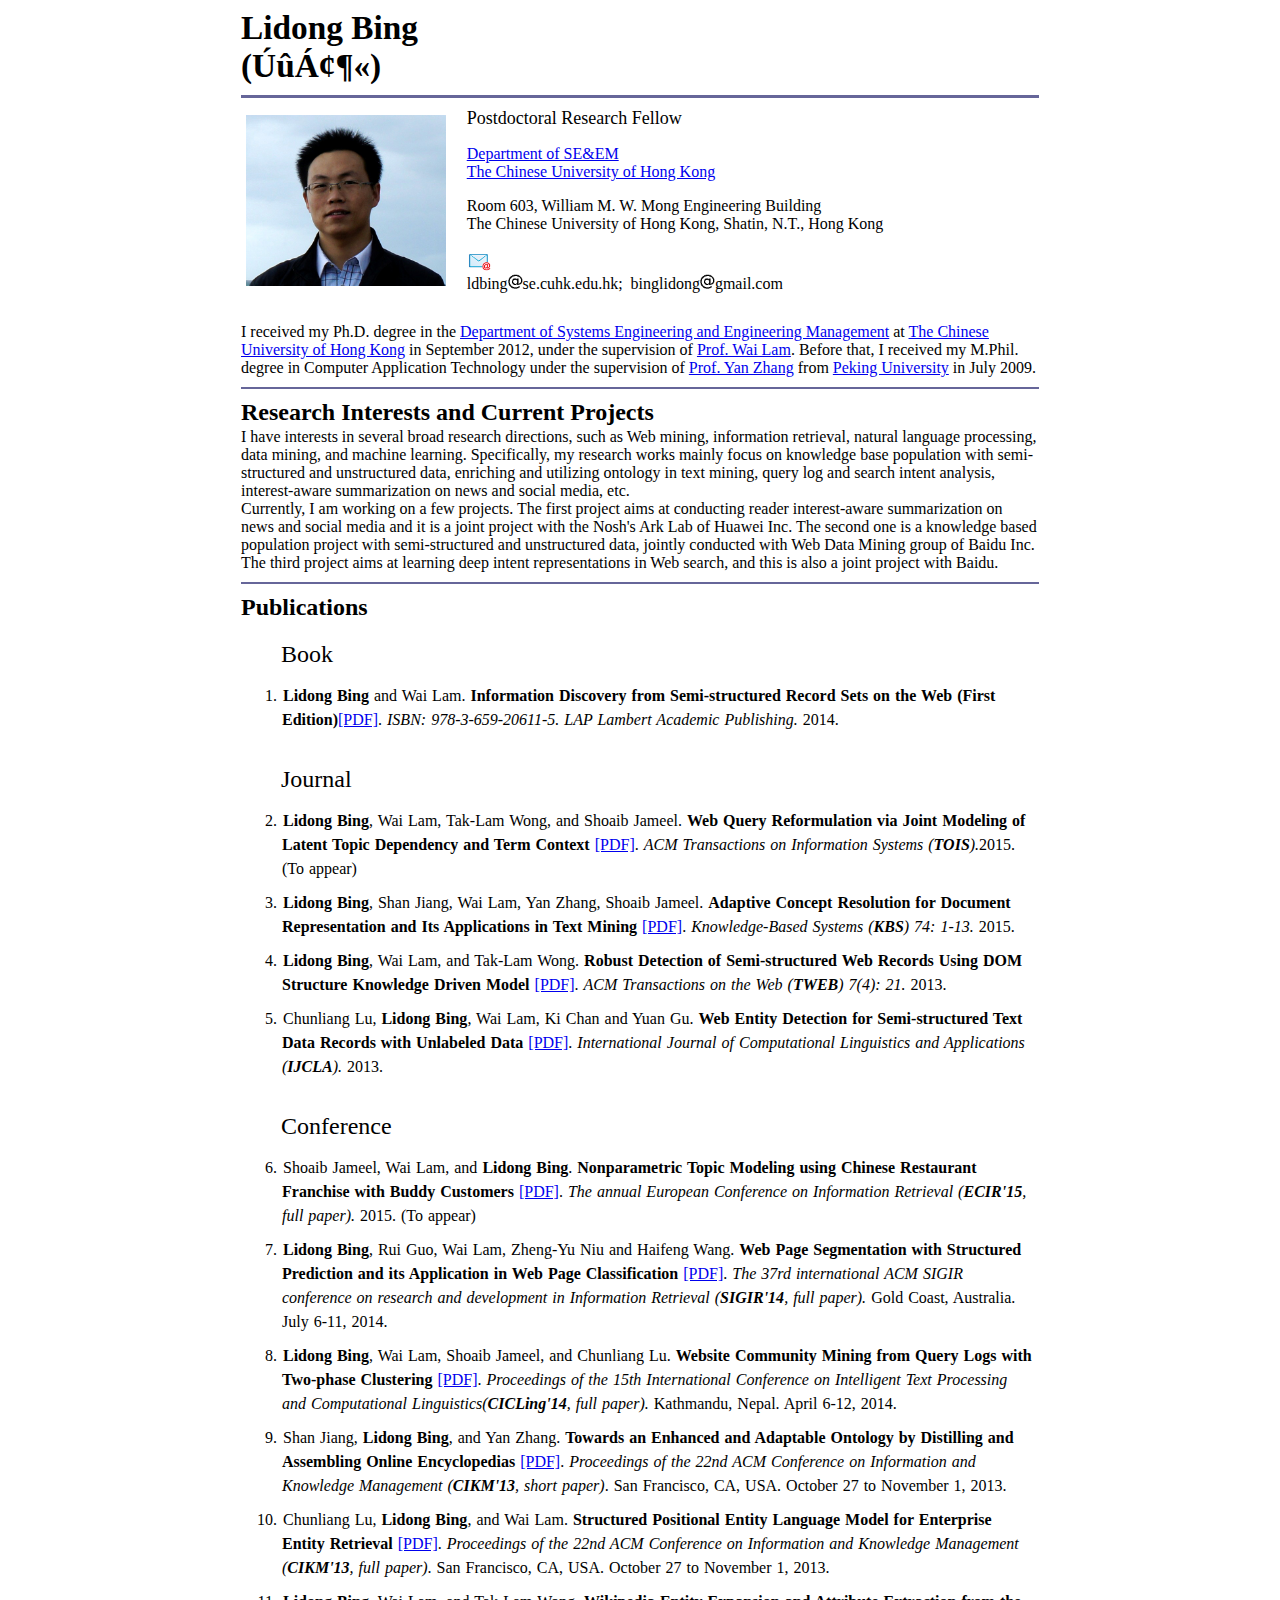
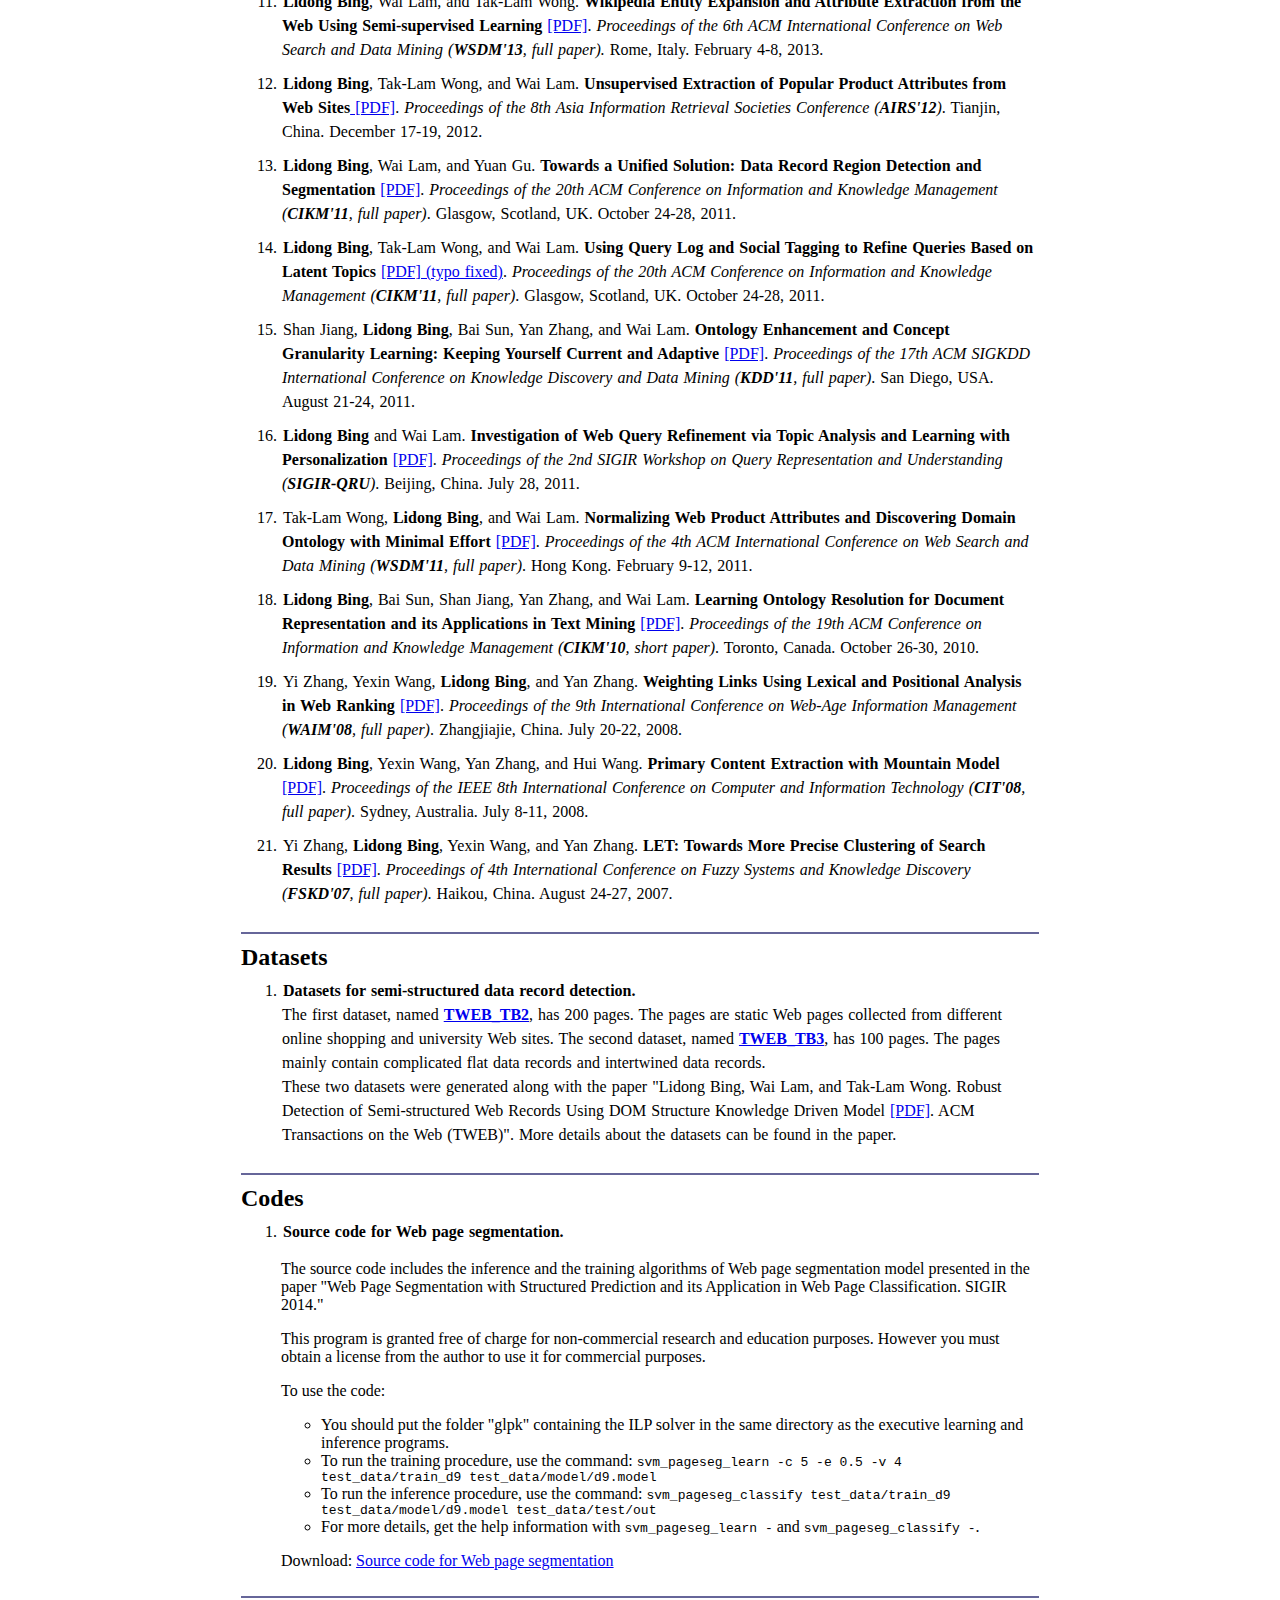
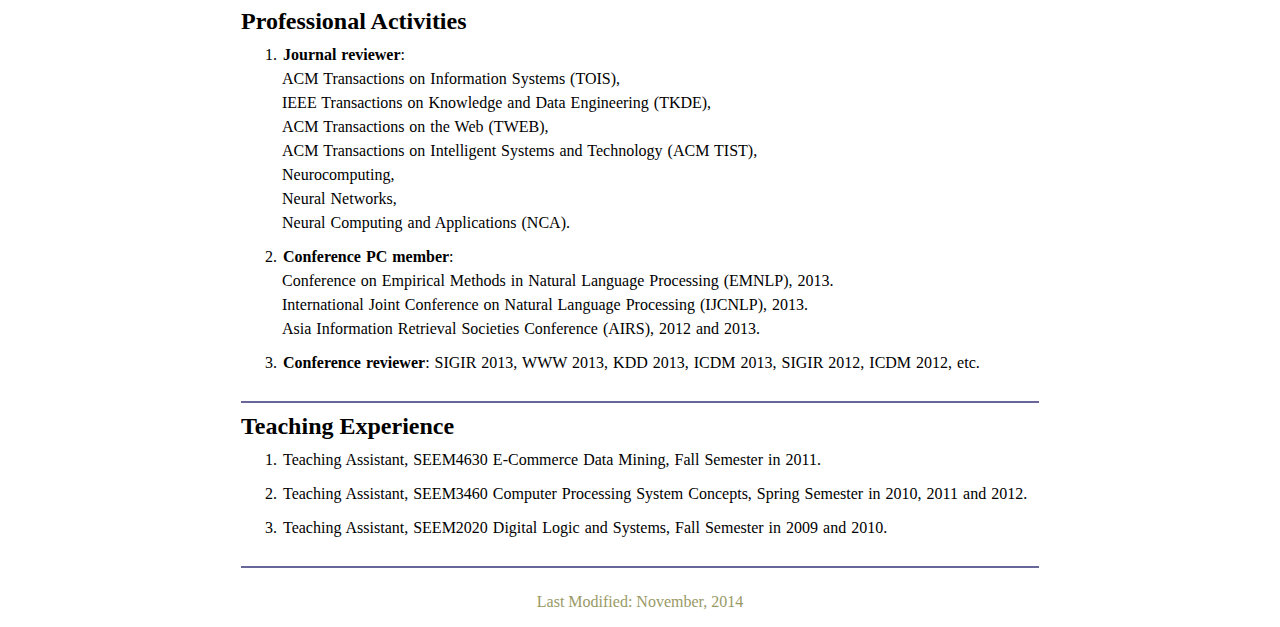
<file: index_old.html>
<!DOCTYPE HTML PUBLIC "-//W3C//DTD HTML 4.01 Transitional//EN">
<html>
<head>
  <meta http-equiv="Content-Language" content="en-us">
  <meta http-equiv="Content-Type"
 content="text/html; charset=windows-1252">
  <title>Lidong Bing - HomePage</title>
  <style>
<!--
span.Text{font-family:"Times New Roman";}
-->
  </style>
</head>
<body>
<!-- basic information -->
<table style="border-collapse: collapse;" width="800" align="center" >

  <tbody>
    <tr>
      <td valign="bottom" width="300" height="47"> <font
 style="font-size: 25pt;font-weight: bold;">Lidong Bing (������)</font> </td>
      <td valign="bottom" width="499" height="22"> <br>
      </td>

    </tr>
  </tbody>
</table>
<table style="border-collapse: collapse;" id="basic" width="800"
 border="0" align="center" >
  <tbody>
    <tr>
      <td colspan="4" valign="top">
      <hr color="#666699" noshade="noshade" size="3"></td>
    </tr>
    <tr>

      <td valign="center" width="210" align="center"> <img
 style="width: 200px;" src="img/me_new.jpg" border="0"> 
      </td>
<td>&nbsp;&nbsp;
</td>
      <td valign="top"><p><font size="+1">Postdoctoral Research Fellow</font></p>

      <p>
    <a href="http://www.se.cuhk.edu.hk/">Department of SE&amp;EM</a><br> 
    <a href="http://www.cuhk.edu.hk/v6/en/">The Chinese University of Hong Kong</a></p> 
	<p>
    Room 603, William M. W. Mong Engineering Building<br> 
    The Chinese University of Hong Kong,
    Shatin, N.T., Hong Kong<br> 
      </p>
      <p>
        <strong><img src="img/ee_mmaill.gif" height="25"></strong><br>
	ldbing<img src="img/a_a_t_t.gif" height="15" width="15">se.cuhk.edu.hk;&nbsp;
	binglidong<img src="img/a_a_t_t.gif" height="15" width="15">gmail.com</p>
      </td>
    </tr>

  </tbody>
</table>
<!-- Current Position -->
<table hight="125" style="border-collapse: collapse;" width="800"
 border="0" align="center" >
  <tbody>
    <tr>
      <td colspan="2" width="800" height="28">&nbsp;</td>
    </tr>
    <tr>
      <td><font size="3.5"> 
I received my Ph.D. degree in the 
<a href="http://www.se.cuhk.edu.hk/">Department of Systems Engineering and Engineering Management</a> at <a href="http://www.cuhk.edu.hk/v6/en/">The Chinese 
University of Hong Kong</a> in September 2012, under the supervision of <a href="http://www.se.cuhk.edu.hk/people/wlam.html">Prof. Wai Lam</a>. Before that, I received my M.Phil. degree in Computer Application Technology under the supervision of <a href="http://www.cis.pku.edu.cn/faculty/system/zhangyan/index.html">Prof. Yan Zhang</a> from <a href="http://www.pku.edu.cn/">Peking University</a> in July 2009.</font> </td>
    </tr>
  </tbody>
</table>
<!-- Research Interests -->

<table hight="125" style="border-collapse: collapse;" width="800"
 border="0" align="center">
  <tbody>
    <tr>
      <td colspan="2" width="800" height="17">
      <hr color="#666699" noshade="noshade" size="2"></td>
    </tr>
    <tr>
      <td valign="bottom" width="800"> <b><font size="5">Research
Interests and Current Projects</font></b> </td>

    </tr>
    <tr>
      <td><font size="3.5"> I have interests in several broad research directions, such as Web mining, information
retrieval, natural language processing, data mining, and machine learning. Specifically, my research works mainly focus on knowledge base population with semi-structured and unstructured data, enriching and utilizing ontology in text mining, query log and search intent analysis, interest-aware summarization on news and social media, etc.
</br>
Currently, I am working on a few projects. The first project aims at conducting reader interest-aware summarization on news and social media and it is 
a joint project with the Nosh's Ark Lab of Huawei Inc. The second one is a knowledge based population project with semi-structured and unstructured data, jointly conducted with Web Data Mining group of Baidu Inc. The third project aims at learning deep intent representations in Web search, and this is also a joint project with Baidu.
</font></td>
    </tr>
  </tbody>
</table>
<!-- Publications -->
<table hight="125" style="border-collapse: collapse;" width="800"
 border="0" align="center">
  <tbody>

    <tr>
      <td colspan="2" width="800" height="17">
      <hr color="#666699" noshade="noshade" size="2"></td>
    </tr>
    <tr>
      <td valign="bottom" width="800"> <b><font size="5">
Publications</font></b></td>

    </tr>
  </tbody>
</table>
<table style="border-collapse: collapse;" width="800" border="0" align="center">
  <tbody>
    <tr>
      <td>
      <ol>



		<p><br>
 <font size="5">
Book</font>
		</p>

		

        <li>
          <p
 style="margin: 6px 3px 10px 1px; word-spacing: 1px; text-indent: 1px; line-height: 150%;"
 align="left"><span
 style="font-weight: bold;">Lidong Bing</span> and Wai Lam. <span
 style="font-weight: bold;">Information Discovery from Semi-structured Record Sets on the Web (First Edition)</span><a
 href="pub/Book_Information Discovery from Semi-structured Record Sets on the Web.pdf">[PDF]</a>. <span style="font-style: italic;"> ISBN: 978-3-659-20611-5. LAP Lambert Academic Publishing. </span>2014.<font
 size="3"><br></font>
	   </p>
        </li>

		<p><br>
 <font size="5">
Journal</font>
		</p>


        <li>
          <p
 style="margin: 6px 3px 10px 1px; word-spacing: 1px; text-indent: 1px; line-height: 150%;"
 align="left"><span
 style="font-weight: bold;">Lidong Bing</span>, Wai Lam, Tak-Lam Wong, and Shoaib Jameel. <span
 style="font-weight: bold;">Web Query Reformulation via Joint Modeling of Latent Topic
Dependency and Term Context </span><a
 href="pub/tois_preprint_version.pdf">[PDF]</a>. <span style="font-style: italic;">ACM Transactions on Information Systems (<span
 style="font-weight: bold;">TOIS</span>).</span>2015. (To appear)<font
 size="3"><br></font>
	   </p>
        </li>

		

        <li>
          <p
 style="margin: 6px 3px 10px 1px; word-spacing: 1px; text-indent: 1px; line-height: 150%;"
 align="left"><span
 style="font-weight: bold;">Lidong Bing</span>, Shan Jiang, Wai Lam, Yan Zhang, Shoaib Jameel. <span
 style="font-weight: bold;">Adaptive Concept Resolution for Document
Representation and Its Applications in Text Mining </span><a
 href="pub/kbs_2015.pdf">[PDF]</a>. <span style="font-style: italic;">	
Knowledge-Based Systems (<span
 style="font-weight: bold;">KBS</span>) 74: 1-13.</span> 2015.<font
 size="3"><br></font>
	   </p>
        </li>


        <li>
          <p
 style="margin: 6px 3px 10px 1px; word-spacing: 1px; text-indent: 1px; line-height: 150%;"
 align="left"><span
 style="font-weight: bold;">Lidong Bing</span>, Wai Lam, and Tak-Lam Wong. <span
 style="font-weight: bold;">Robust Detection of Semi-structured Web Records Using DOM Structure Knowledge Driven Model </span><a
 href="pub/tweb_preprint_version.pdf">[PDF]</a>. <span style="font-style: italic;">ACM Transactions on the Web (<span
 style="font-weight: bold;">TWEB</span>) 7(4): 21.</span> 2013.<font
 size="3"><br></font>
	   </p>
        </li>
        <li>
          <p
 style="margin: 6px 3px 10px 1px; word-spacing: 1px; text-indent: 1px; line-height: 150%;"
 align="left">Chunliang Lu, <span
 style="font-weight: bold;">Lidong Bing</span>, Wai Lam, Ki Chan and Yuan Gu. <span
 style="font-weight: bold;">Web Entity Detection for Semi-structured Text Data Records with Unlabeled Data </span><a
 href="pub/ijcla13.pdf">[PDF]</a>. <span style="font-style: italic;"> International Journal of Computational Linguistics and Applications (<span
 style="font-weight: bold;">IJCLA</span>).</span> 2013.<font
 size="3"><br></font>
	   </p>
        </li>
		<p><br>
<font size="5">
Conference </font>
		</p>


        <li>
          <p
 style="margin: 6px 3px 10px 1px; word-spacing: 1px; text-indent: 1px; line-height: 150%;"
 align="left">Shoaib Jameel, Wai Lam, and <span
 style="font-weight: bold;">Lidong Bing</span>. <span
 style="font-weight: bold;">Nonparametric Topic Modeling using Chinese Restaurant Franchise with Buddy Customers </span><a
 href="pub/coming_soon.pdf">[PDF]</a>. <span style="font-style: italic;">The annual European Conference on Information Retrieval (<span
 style="font-weight: bold;">ECIR'15</span>, full paper).</span> 2015. (To appear)<font
 size="3"><br></font>
	   </p>
        </li>

        <li>
          <p
 style="margin: 6px 3px 10px 1px; word-spacing: 1px; text-indent: 1px; line-height: 150%;"
 align="left"><span
 style="font-weight: bold;">Lidong Bing</span>, Rui Guo, Wai Lam, Zheng-Yu Niu and Haifeng Wang. <span
 style="font-weight: bold;">Web Page Segmentation with Structured Prediction and its Application in Web Page Classification </span><a
 href="pub/sigir2014-bing.pdf">[PDF]</a>. <span style="font-style: italic;">The 37rd international ACM SIGIR conference 
on research and development in Information Retrieval (<span
 style="font-weight: bold;">SIGIR'14</span>, full paper).</span> Gold Coast, Australia. July 6-11, 2014.<font
 size="3"><br></font>
	   </p>
        </li>
        <li>
          <p
 style="margin: 6px 3px 10px 1px; word-spacing: 1px; text-indent: 1px; line-height: 150%;"
 align="left"><span
 style="font-weight: bold;">Lidong Bing</span>, Wai Lam, Shoaib Jameel, and Chunliang Lu. <span
 style="font-weight: bold;">Website Community Mining from Query Logs with Two-phase Clustering </span><a
 href="pub/cicling2014-bing.pdf">[PDF]</a>. <span style="font-style: italic;">Proceedings of the 15th International Conference on Intelligent 
Text Processing and Computational Linguistics(<span
 style="font-weight: bold;">CICLing'14</span>, full paper).</span> Kathmandu, Nepal. April 6-12, 2014.<font
 size="3"><br></font>
	   </p>
        </li>



        <li>
          <p
 style="margin: 6px 3px 10px 1px; word-spacing: 1px; text-indent: 1px; line-height: 150%;"
 align="left">Shan Jiang, <span
 style="font-weight: bold;">Lidong Bing</span>, and Yan Zhang. <span
 style="font-weight: bold;">Towards an Enhanced and Adaptable Ontology by Distilling and Assembling Online Encyclopedias </span><a
 href="pub/p1703-jiang.pdf">[PDF]</a>. <span style="font-style: italic;">Proceedings
of the 22nd ACM Conference on Information and Knowledge Management (<span
 style="font-weight: bold;">CIKM'13</span>, short paper)</span>. San Francisco, CA, USA. October 27 to November 1, 2013. <font
 size="3"><br></font>
	  </p>
        </li>


        <li>
          <p
 style="margin: 6px 3px 10px 1px; word-spacing: 1px; text-indent: 1px; line-height: 150%;"
 align="left">Chunliang Lu, <span
 style="font-weight: bold;">Lidong Bing</span>, and Wai Lam. <span
 style="font-weight: bold;">Structured Positional Entity Language Model for Enterprise Entity Retrieval </span><a
 href="pub/p129-lu.pdf">[PDF]</a>. <span style="font-style: italic;">Proceedings
of the 22nd ACM Conference on Information and Knowledge Management (<span
 style="font-weight: bold;">CIKM'13</span>, full paper)</span>. San Francisco, CA, USA. October 27 to November 1, 2013.<font
 size="3"><br></font>
	  </p>
        </li>


        <li>
          <p
 style="margin: 6px 3px 10px 1px; word-spacing: 1px; text-indent: 1px; line-height: 150%;"
 align="left"><span
 style="font-weight: bold;">Lidong Bing</span>, Wai Lam, and Tak-Lam Wong. <span
 style="font-weight: bold;">Wikipedia Entity Expansion and Attribute Extraction from the Web Using Semi-supervised Learning </span><a
 href="pub/wsdm71-bing.pdf">[PDF]</a>. <span style="font-style: italic;">Proceedings
of the 6th ACM International Conference on Web Search and Data Mining (<span
 style="font-weight: bold;">WSDM'13</span>, full paper).</span> Rome, Italy. February 4-8, 2013.<font
 size="3"><br></font>
	   </p>
        </li>

        <li>
          <p style="margin: 6px 3px 10px 1px; word-spacing: 1px;
          text-indent: 1px; line-height: 150%;"
 align="left"><span
 style="font-weight: bold;">Lidong Bing</span>, Tak-Lam Wong, and Wai
 Lam. <span style="font-weight: bold;">Unsupervised Extraction of Popular Product Attributes from Web Sites</span><a
 href="pub/AIRS53-bing.pdf"> [PDF]</a>. <span
 style="font-style: italic;">Proceedings of the 8th Asia Information Retrieval Societies Conference (<span style="font-weight:
 bold;">AIRS'12</span>)</span>. Tianjin, China. December 17-19, 2012.<font
 size="3"><br></font>
          </p>
        </li>

        <li>
          <p
 style="margin: 6px 3px 10px 1px; word-spacing: 1px; text-indent: 1px; line-height: 150%;"
 align="left"><span
 style="font-weight: bold;">Lidong Bing</span>, Wai Lam, and Yuan Gu. <span
 style="font-weight: bold;">Towards a Unified Solution: Data Record Region
Detection and Segmentation </span><a
 href="pub/CIKM11-bing1.pdf">[PDF]</a>. <span style="font-style: italic;">Proceedings
of the 20th ACM Conference on Information and Knowledge Management (<span
 style="font-weight: bold;">CIKM'11</span>, full paper)</span>. Glasgow, Scotland, UK. October 24-28, 2011.<font
 size="3"><br></font>
           </p>
        </li>



        <li>
          <p
 style="margin: 6px 3px 10px 1px; word-spacing: 1px; text-indent: 1px; line-height: 150%;"
 align="left"><span
 style="font-weight: bold;">Lidong Bing</span>, Tak-Lam Wong, and Wai Lam. <span
 style="font-weight: bold;">Using Query Log and Social Tagging to Refine Queries Based on Latent Topics </span><a
 href="pub/CIKM11-bing2.pdf">[PDF] (typo fixed)</a>. <span style="font-style: italic;">Proceedings
of the 20th ACM Conference on Information and Knowledge Management (<span
 style="font-weight: bold;">CIKM'11</span>, full paper)</span>. Glasgow, Scotland, UK. October 24-28, 2011.<font
 size="3"><br></font>
	  </p>
        </li>


        <li>
          <p
 style="margin: 6px 3px 10px 1px; word-spacing: 1px; text-indent: 1px; line-height: 150%;"
 align="left">Shan Jiang, <span
 style="font-weight: bold;">Lidong Bing</span>, Bai Sun, Yan Zhang, and Wai Lam. <span
 style="font-weight: bold;">Ontology Enhancement and Concept Granularity Learning: Keeping Yourself Current and Adaptive </span><a
 href="pub/KDD11-jiang.pdf">[PDF]</a>. <span style="font-style: italic;">Proceedings of the 17th ACM SIGKDD International 
Conference on Knowledge Discovery and Data Mining (<span
 style="font-weight: bold;">KDD'11</span>, full paper)</span>. San Diego, USA. August 21-24, 2011.<font
 size="3"><br></font>
	</p>
        </li>



        <li>
          <p
 style="margin: 6px 3px 10px 1px; word-spacing: 1px; text-indent: 1px; line-height: 150%;"
 align="left"><span
 style="font-weight: bold;">Lidong Bing</span> and Wai Lam. <span
 style="font-weight: bold;">Investigation of Web Query Refinement via Topic Analysis and Learning with Personalization </span><a
 href="pub/SIGIR-QRU11-bing.pdf">[PDF]</a>. <span style="font-style: italic;">Proceedings of the 2nd SIGIR Workshop on Query Representation and Understanding (<span
 style="font-weight: bold;">SIGIR-QRU</span>)</span>. Beijing, China. July 28, 2011.<font size="3"><br>
          </font></p>
        </li>


        <li>
          <p
 style="margin: 6px 3px 10px 1px; word-spacing: 1px; text-indent: 1px; line-height: 150%;"
 align="left">Tak-Lam Wong, <span
 style="font-weight: bold;">Lidong Bing</span>, and Wai Lam. <span
 style="font-weight: bold;">Normalizing Web Product Attributes and Discovering Domain Ontology with Minimal Effort </span><a
 href="pub/WSDM11-wong.pdf">[PDF]</a>. <span style="font-style: italic;">Proceedings of the 4th ACM International Conference on Web Search and Data Mining (<span
 style="font-weight: bold;">WSDM'11</span>, full paper)</span>. Hong Kong. February 9-12, 2011.<font size="3"><br>
          </font></p>
        </li>


        <li>
          <p
 style="margin: 6px 3px 10px 1px; word-spacing: 1px; text-indent: 1px; line-height: 150%;"
 align="left"><span
 style="font-weight: bold;">Lidong Bing</span>, Bai Sun, Shan Jiang, Yan Zhang, and Wai Lam. 
<span style="font-weight: bold;">Learning Ontology Resolution for Document Representation and its Applications in Text Mining </span><a
 href="pub/CIKM10-bing.pdf">[PDF]</a>. <span style="font-style: italic;">Proceedings
of the 19th ACM Conference on Information and Knowledge Management (<span
 style="font-weight: bold;">CIKM'10</span>, short paper)</span>. Toronto, Canada. October 26-30, 2010.<font
 size="3"><br>
          </font></p>
        </li>

        <li>
          <p
 style="margin: 6px 3px 10px 1px; word-spacing: 1px; text-indent: 1px; line-height: 150%;"
 align="left">Yi Zhang, Yexin Wang, <span
 style="font-weight: bold;">Lidong Bing</span>, and Yan Zhang. <span
 style="font-weight: bold;">Weighting Links Using Lexical and Positional Analysis in Web Ranking </span><a
 href="pub/WAIM08-zhang.pdf">[PDF]</a>. <span style="font-style: italic;">Proceedings of the 9th International Conference on Web-Age Information Management (<span
 style="font-weight: bold;">WAIM'08</span>, full paper)</span>. Zhangjiajie, China. July 20-22, 2008.<font size="3"><br>
          </font></p>
        </li>


        <li>
          <p
 style="margin: 6px 3px 10px 1px; word-spacing: 1px; text-indent: 1px; line-height: 150%;"
 align="left"><span
 style="font-weight: bold;">Lidong Bing</span>, Yexin Wang, Yan Zhang, and Hui Wang. <span
 style="font-weight: bold;">Primary Content Extraction with Mountain Model </span><a
 href="pub/CIT08-bing.pdf">[PDF]</a>. <span style="font-style: italic;">Proceedings of the IEEE 8th International Conference on Computer and Information Technology (<span
 style="font-weight: bold;">CIT'08</span>, full paper)</span>. Sydney, Australia. July 8-11, 2008.<font size="3"><br>
          </font></p>
        </li>

        <li>
          <p
 style="margin: 6px 3px 10px 1px; word-spacing: 1px; text-indent: 1px; line-height: 150%;"
 align="left">Yi Zhang, <span
 style="font-weight: bold;">Lidong Bing</span>, Yexin Wang, and Yan Zhang. <span
 style="font-weight: bold;">LET: Towards More Precise Clustering of Search Results </span><a
 href="pub/FSKD07-zhang.pdf">[PDF]</a>. <span style="font-style: italic;">Proceedings
of 4th International Conference on Fuzzy Systems and Knowledge Discovery (<span
 style="font-weight: bold;">FSKD'07</span>, full paper)</span>. Haikou, China. August 24-27, 2007.<font size="3"><br>
          </font></p>
        </li>


      </ol>
      </td>
    </tr>
  </tbody>
</table>

<!--
<table hight="125" style="border-collapse: collapse;" width="800"
 border="0" align="center">
  <tbody>

    <tr>
      <td colspan="2" width="800" height="17">
      <hr color="#666699" noshade="noshade" size="2"></td>
    </tr>
    <tr>
      <td valign="bottom" width="800"> <b><font size="5">
Manuscripts</font></b></td>

    </tr>
  </tbody>
</table>
<table style="border-collapse: collapse;" width="800" border="0" align="center">
  <tbody>
    <tr>
      <td>
      <ol>

        <li>
          <p
 style="margin: 6px 3px 10px 1px; word-spacing: 1px; text-indent: 1px; line-height: 150%;"
 align="left"><span
 style="font-weight: bold;">Lidong Bing</span>, Bai Sun, Shan Jiang, Yan Zhang, and Wai Lam. <span style="font-weight: bold;">Adaptive Concept Resolution for Document Representation and Its Applications in Text Mining </span><a
 href="pub/ACR-bing.pdf">[PDF]</a>. <span style="font-style: italic;">Technical Report</span>, 2010<font
 size="3">.<br>

          </font></p>
        </li>


      </ol>
      </td>
    </tr>

</table>
 -->

<table hight="125" style="border-collapse: collapse;" width="800"
 border="0" align="center">
  <tbody>

    <tr>
      <td colspan="2" width="800" height="17">
      <hr color="#666699" noshade="noshade" size="2"></td>
    </tr>
    <tr>
      <td valign="bottom" width="800"> <b><font size="5">
Datasets</font></b></td>

    </tr>
  </tbody>
</table>
<table style="border-collapse: collapse;" width="800" border="0" align="center">
  <tbody>
    <tr>
      <td>
      <ol>

        <li>
          <p
 style="margin: 6px 3px 10px 1px; word-spacing: 1px; text-indent: 1px; line-height: 150%;"
 align="left">
<b>Datasets for semi-structured data record detection.</b></br>
The first dataset, named <a href="data/TWEB_TB2.rar"><b>TWEB_TB2</b></a>, has 200 pages. The pages are static Web pages collected from different online shopping and university Web sites. 
The second dataset, named <a href="data/TWEB_TB3.rar"><b>TWEB_TB3</b></a>, has 100 pages. The pages mainly contain complicated flat data records and intertwined data records.</br>
These two datasets were generated along with the paper "Lidong Bing, Wai Lam, and Tak-Lam Wong. Robust Detection of Semi-structured Web Records Using DOM Structure Knowledge Driven Model <a
 href="pub/tweb_preprint_version.pdf">[PDF]</a>. ACM Transactions on the Web (TWEB)". More details about the datasets can be found in the paper.
</p>
        </li>


      </ol>
      </td>
    </tr>

</table>

<table hight="125" style="border-collapse: collapse;" width="800"
 border="0" align="center">
  <tbody>

    <tr>
      <td colspan="2" width="800" height="17">
      <hr color="#666699" noshade="noshade" size="2"></td>
    </tr>
    <tr>
      <td valign="bottom" width="800"> <b><font size="5">
Codes</font></b></td>

    </tr>
  </tbody>
</table>
<table style="border-collapse: collapse;" width="800" border="0" align="center">
  <tbody>
    <tr>
      <td>
      <ol>

        <li>
          <p
 style="margin: 6px 3px 10px 1px; word-spacing: 1px; text-indent: 1px; line-height: 150%;"
 align="left">
<b>Source code for Web page segmentation.</b></br>
</p>
<div class="field-items"><div class="field-item even"><p>The source code includes the inference and the training algorithms of Web page segmentation model presented in the paper "Web Page Segmentation with Structured Prediction and its Application in Web Page Classification. SIGIR 2014."</p>

<p>This program is granted free of charge for non-commercial research and
education purposes. However you must obtain a license from the author
to use it for commercial purposes.</p>

<p>To use the code:</p>

<ul>
<li>You should put the folder "glpk" containing the ILP solver in the same directory as the executive learning and inference programs.</li>
<li>To run the training procedure, use the command:
<code>svm_pageseg_learn -c 5 -e 0.5 -v 4 test_data/train_d9 test_data/model/d9.model</code></li>
<li>To run the inference procedure, use the command:
<code>svm_pageseg_classify test_data/train_d9 test_data/model/d9.model test_data/test/out</code></li>
<li>For more details, get the help information with <code>svm_pageseg_learn -</code> and <code>svm_pageseg_classify -</code>.</li>
</ul>

<p>Download:
 <a href="code/Page_Segmentation_source_code.zip">Source code for Web page segmentation</a></p>
</div></div>
        </li>


      </ol>
      </td>
    </tr>

</table>



<table hight="125" style="border-collapse: collapse;" width="800"
 border="0" align="center">
  <tbody>

    <tr>
      <td colspan="2" width="800" height="17">
      <hr color="#666699" noshade="noshade" size="2"></td>
    </tr>
    <tr>
      <td valign="bottom" width="800"> <b><font size="5">
Professional Activities</font></b></td>

    </tr>
  </tbody>
</table>
<table style="border-collapse: collapse;" width="800" border="0" align="center">
  <tbody>
    <tr>
      <td>
      <ol>

        <li>
          <p
 style="margin: 6px 3px 10px 1px; word-spacing: 1px; text-indent: 1px; line-height: 150%;"
 align="left"><b>Journal reviewer</b>:<br> 
 ACM Transactions on Information Systems (TOIS),<br> 
IEEE Transactions on Knowledge and Data Engineering (TKDE),<br> 
 ACM Transactions on the Web (TWEB),<br> 
ACM Transactions on Intelligent Systems and Technology (ACM TIST),<br> 
Neurocomputing,<br>
Neural Networks,<br>
 Neural Computing and Applications (NCA).<br>

          </font></p>
        </li>

        <li>
          <p
 style="margin: 6px 3px 10px 1px; word-spacing: 1px; text-indent: 1px; line-height: 150%;"
 align="left"><b>Conference PC member</b>:<br> Conference on Empirical Methods in Natural Language Processing (EMNLP), 2013.<br>International Joint Conference on Natural Language Processing (IJCNLP), 2013.<br>Asia Information Retrieval Societies Conference (AIRS), 2012 and 2013.<br>

          </font></p>
        </li>


        <li>
          <p
 style="margin: 6px 3px 10px 1px; word-spacing: 1px; text-indent: 1px; line-height: 150%;"
 align="left"><b>Conference reviewer</b>: SIGIR 2013, WWW 2013, KDD 2013, ICDM 2013, SIGIR 2012, ICDM 2012, etc.<br>

          </font></p>
        </li>


      </ol>
      </td>
    </tr>


    <tr>
      <td colspan="2" width="800" height="17">
      <hr color="#666699" noshade="noshade" size="2"></td>
    </tr>
  </tbody>
</table>




<table hight="125" style="border-collapse: collapse;" width="800"
 border="0" align="center">
  <tbody>

    <tr>
      <td valign="bottom" width="800"> <b><font size="5">
Teaching Experience</font></b></td>

    </tr>
  </tbody>
</table>
<table style="border-collapse: collapse;" width="800" border="0" align="center">
  <tbody>
    <tr>
      <td>
      <ol>

        <li>
          <p
 style="margin: 6px 3px 10px 1px; word-spacing: 1px; text-indent: 1px; line-height: 150%;"
 align="left"> Teaching Assistant, SEEM4630 E-Commerce Data Mining, Fall Semester in 2011. <br>

          </font></p>
        </li>

        <li>
          <p
 style="margin: 6px 3px 10px 1px; word-spacing: 1px; text-indent: 1px; line-height: 150%;"
 align="left"> Teaching Assistant, SEEM3460 Computer Processing System Concepts, Spring Semester in 2010, 2011 and 2012. <br>

          </font></p>
        </li>

        <li>
          <p
 style="margin: 6px 3px 10px 1px; word-spacing: 1px; text-indent: 1px; line-height: 150%;"
 align="left"> Teaching Assistant, SEEM2020 Digital Logic and Systems, Fall Semester in 2009 and 2010. <br>

          </font></p>
        </li>

      </ol>
      </td>
    </tr>


    <tr>
      <td colspan="2" width="800" height="17">
      <hr color="#666699" noshade="noshade" size="2"></td>
    </tr>
  </tbody>
</table>
<p align="center"><font color="#999966">Last Modified: November, 2014</font></p>

</body>
</html>
</file>
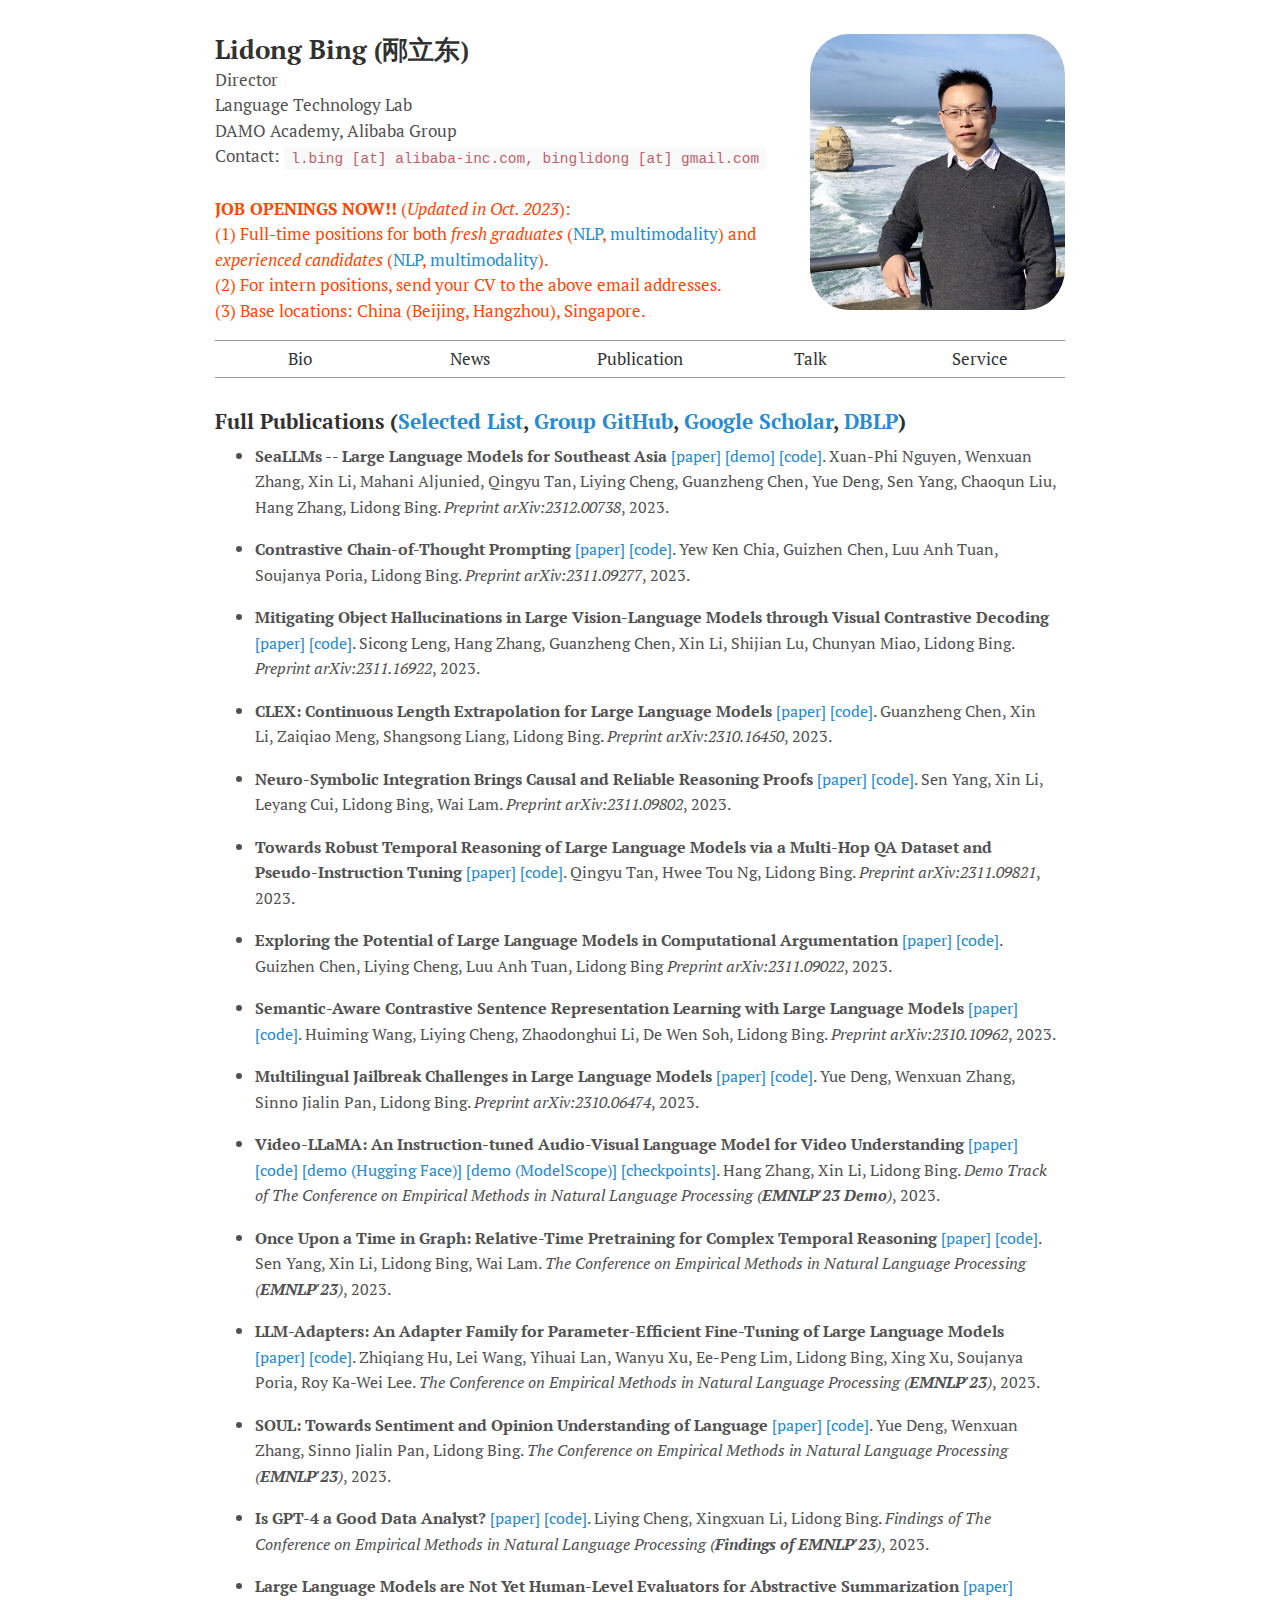
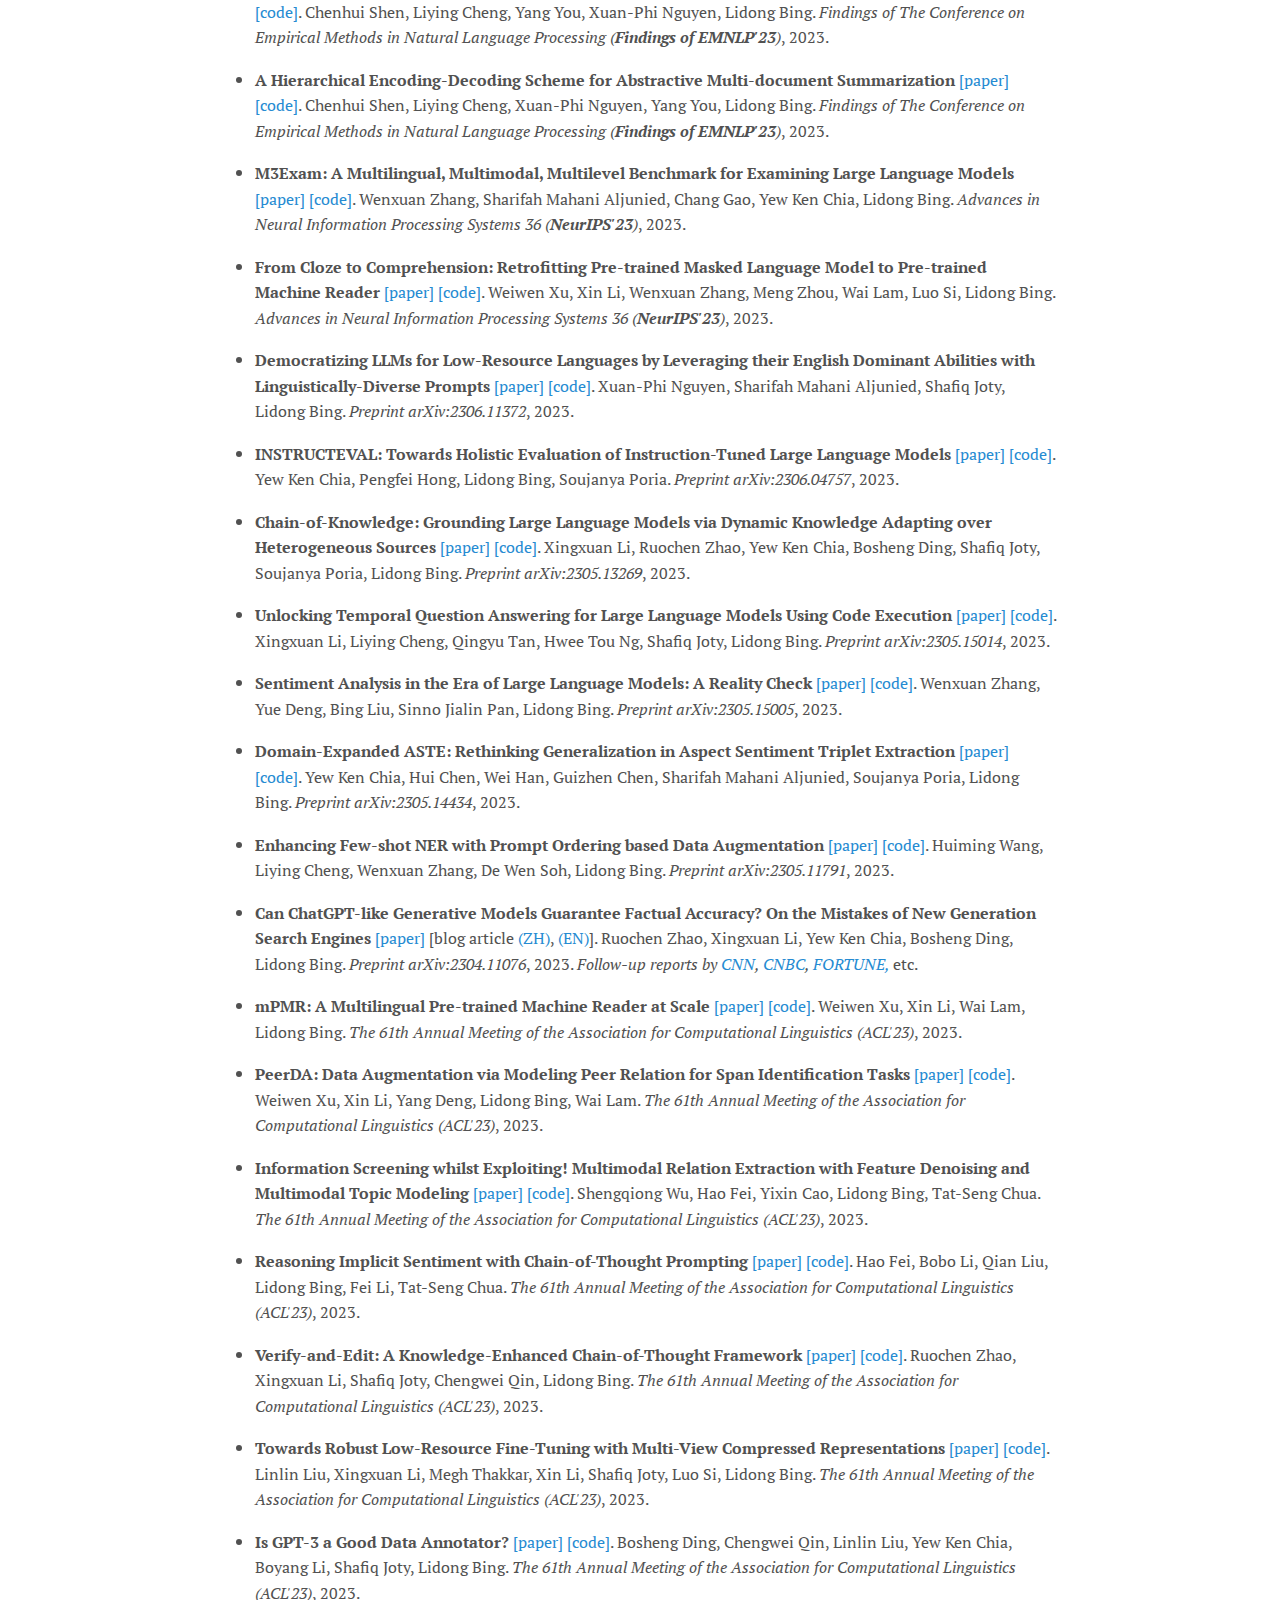
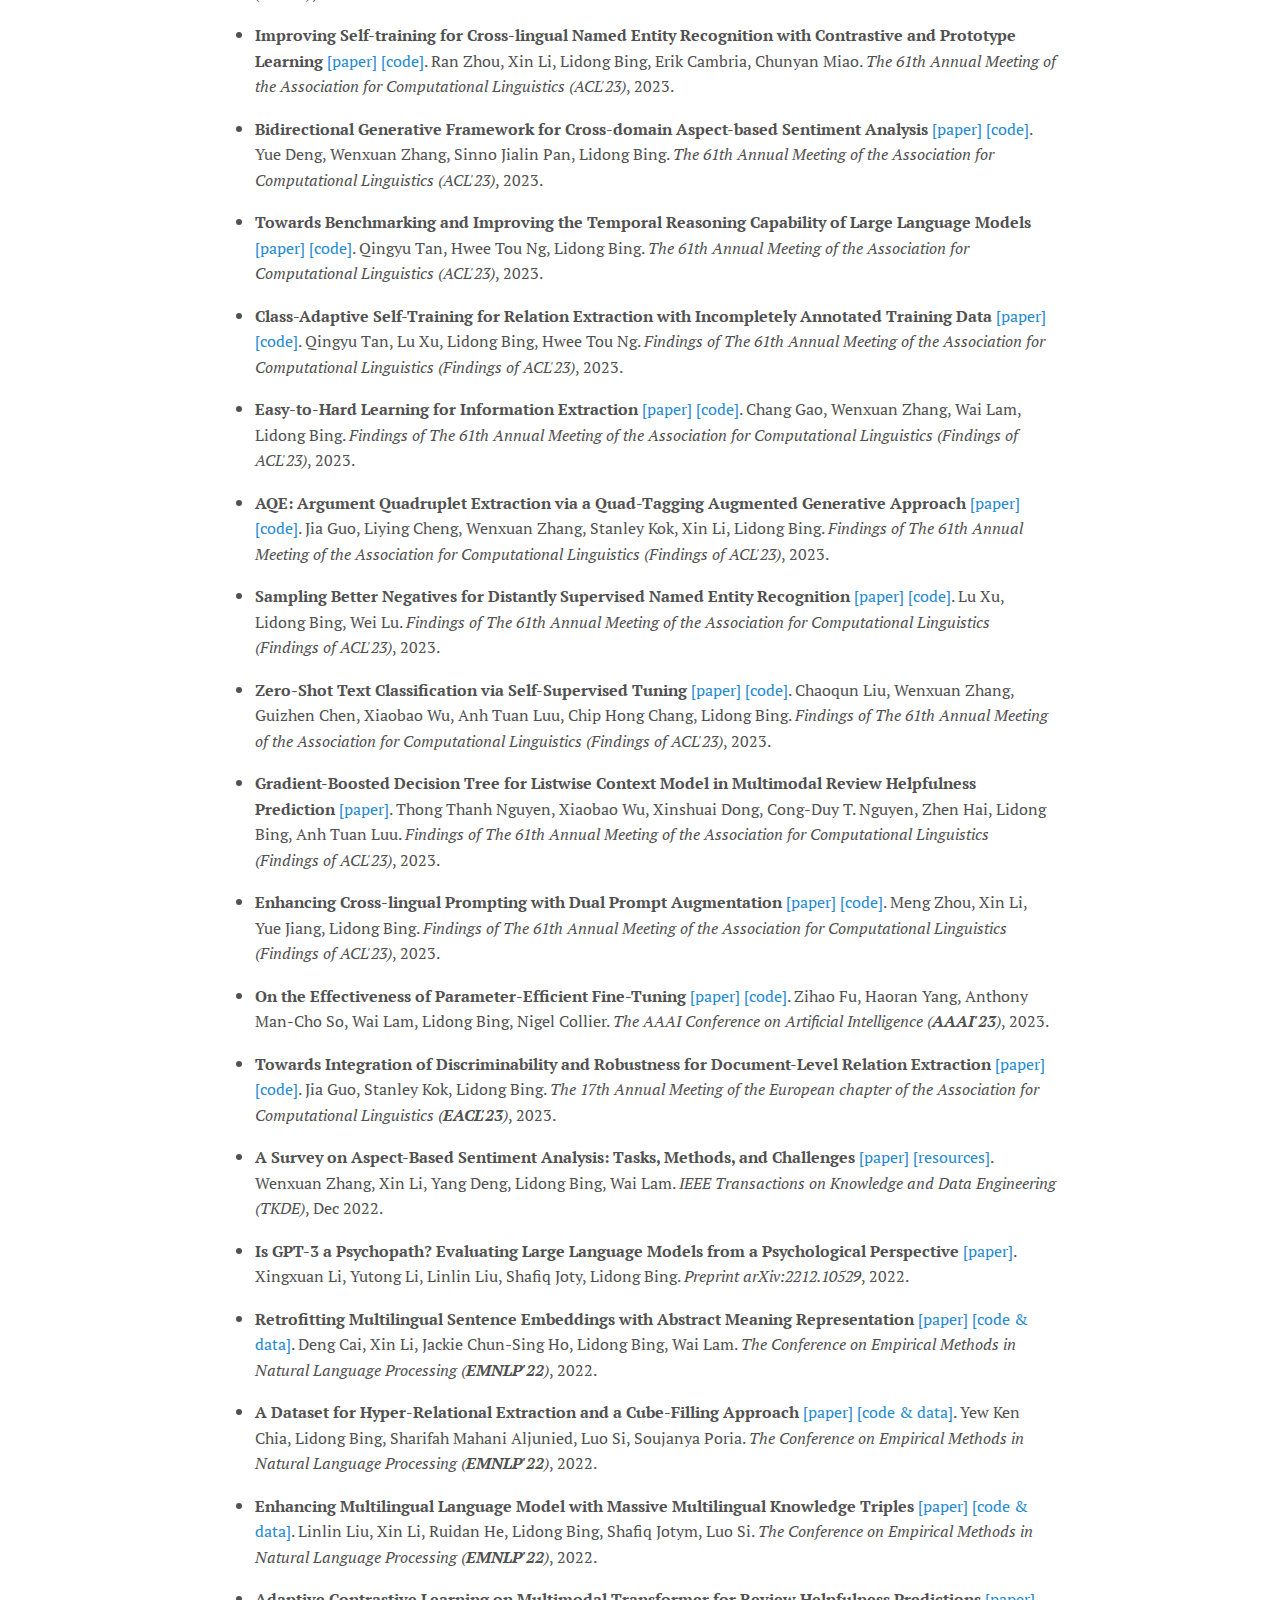
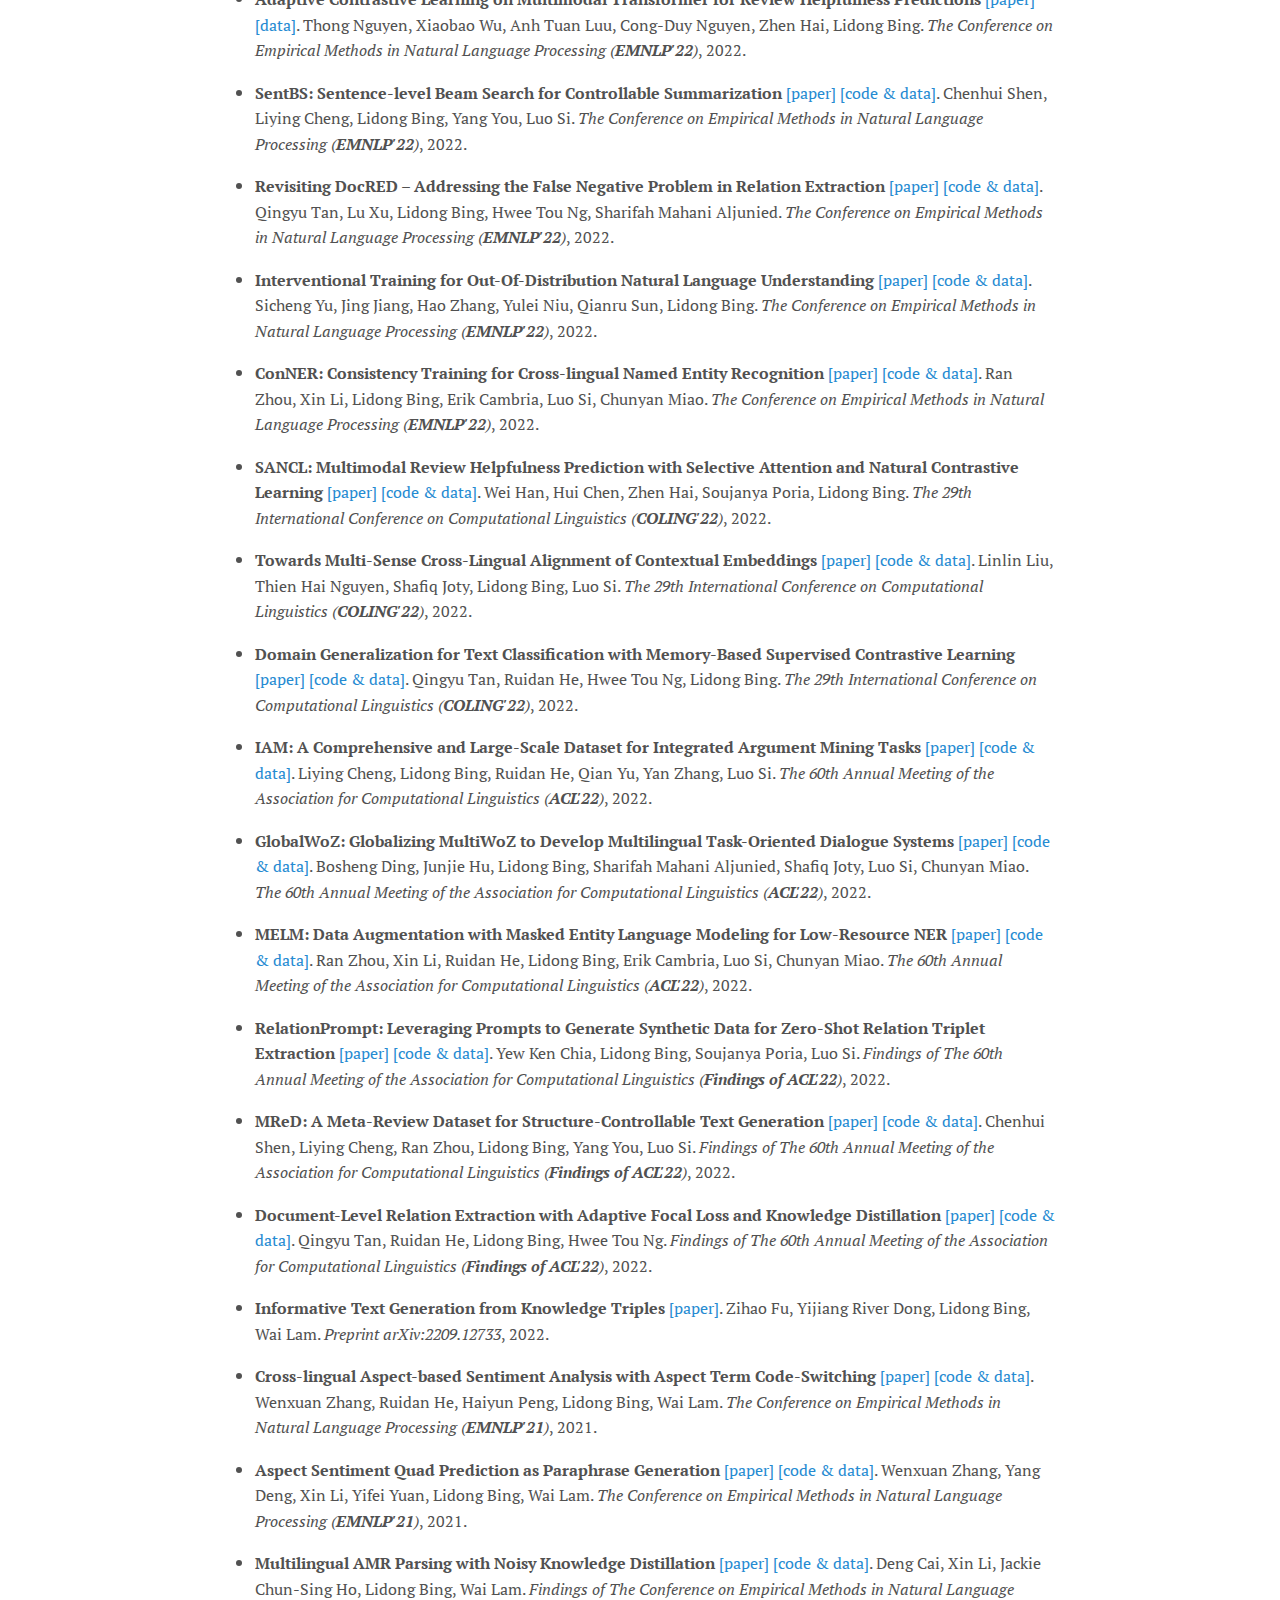
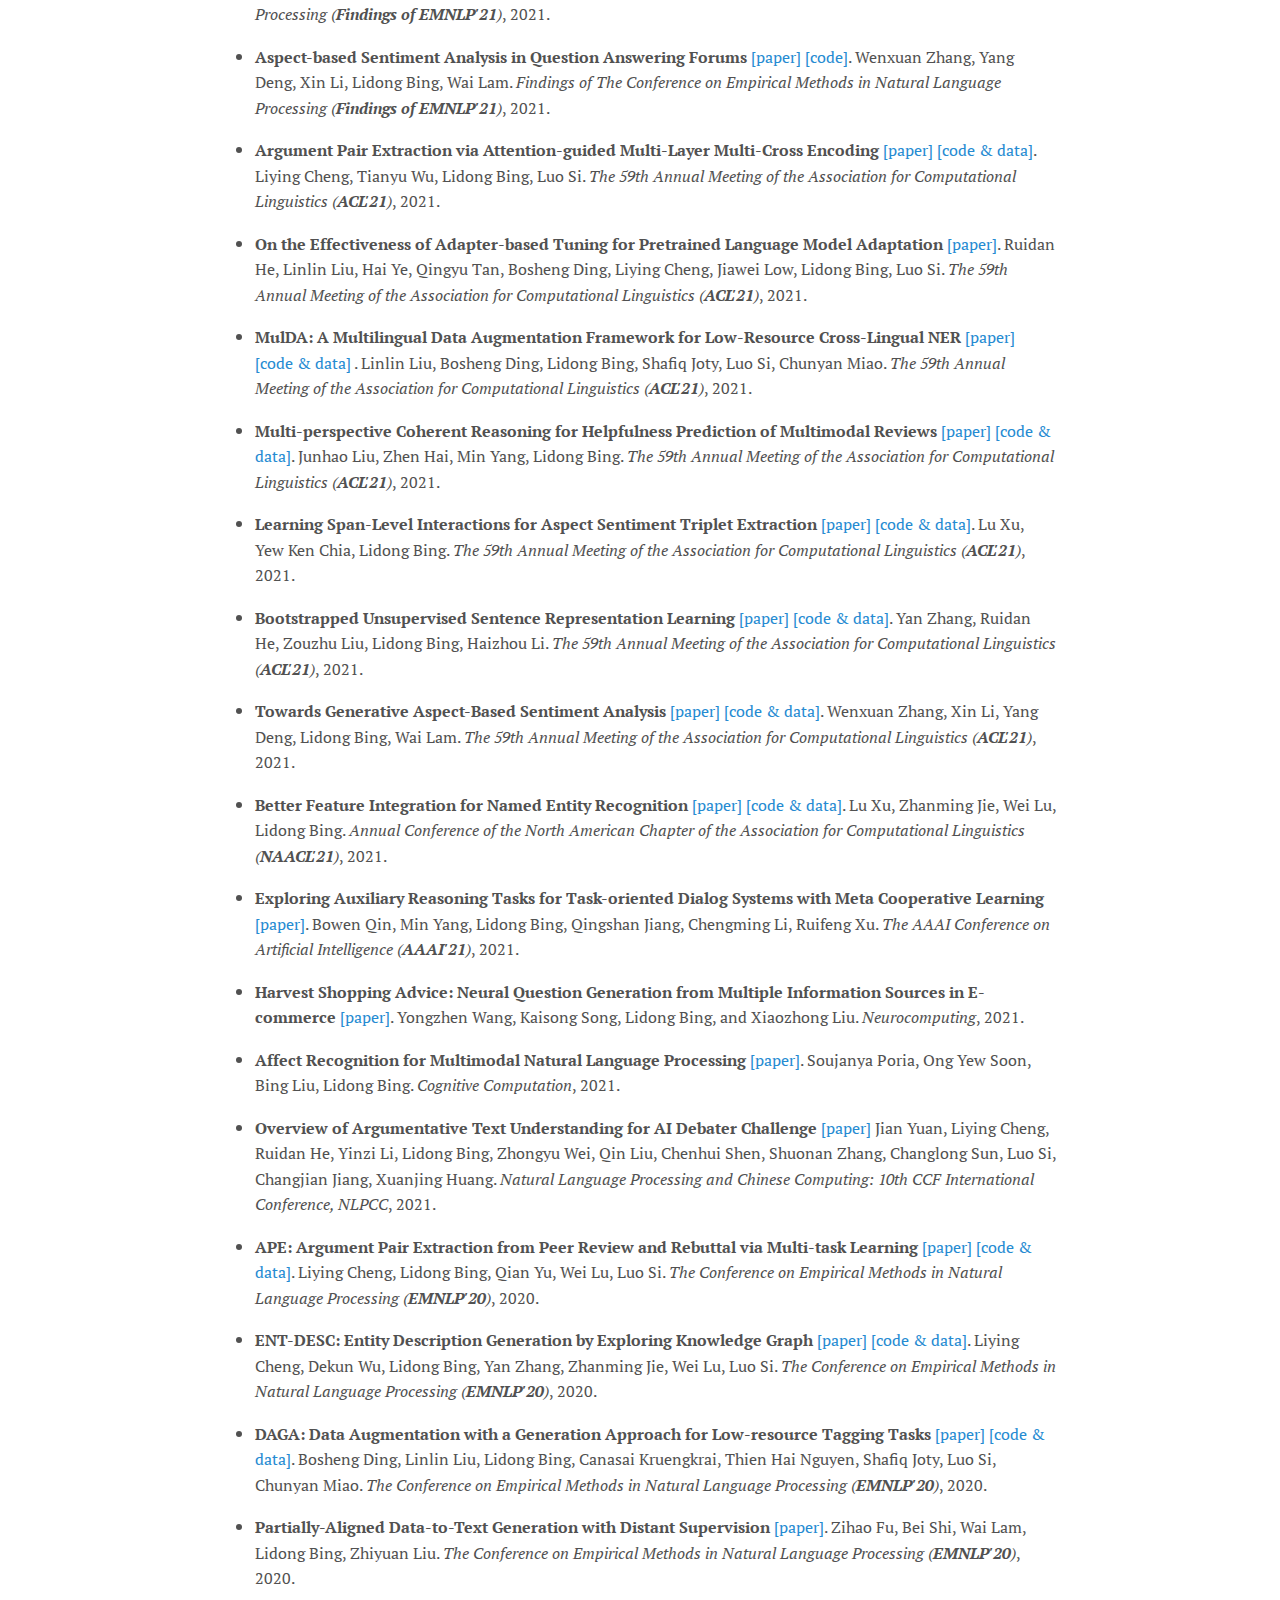
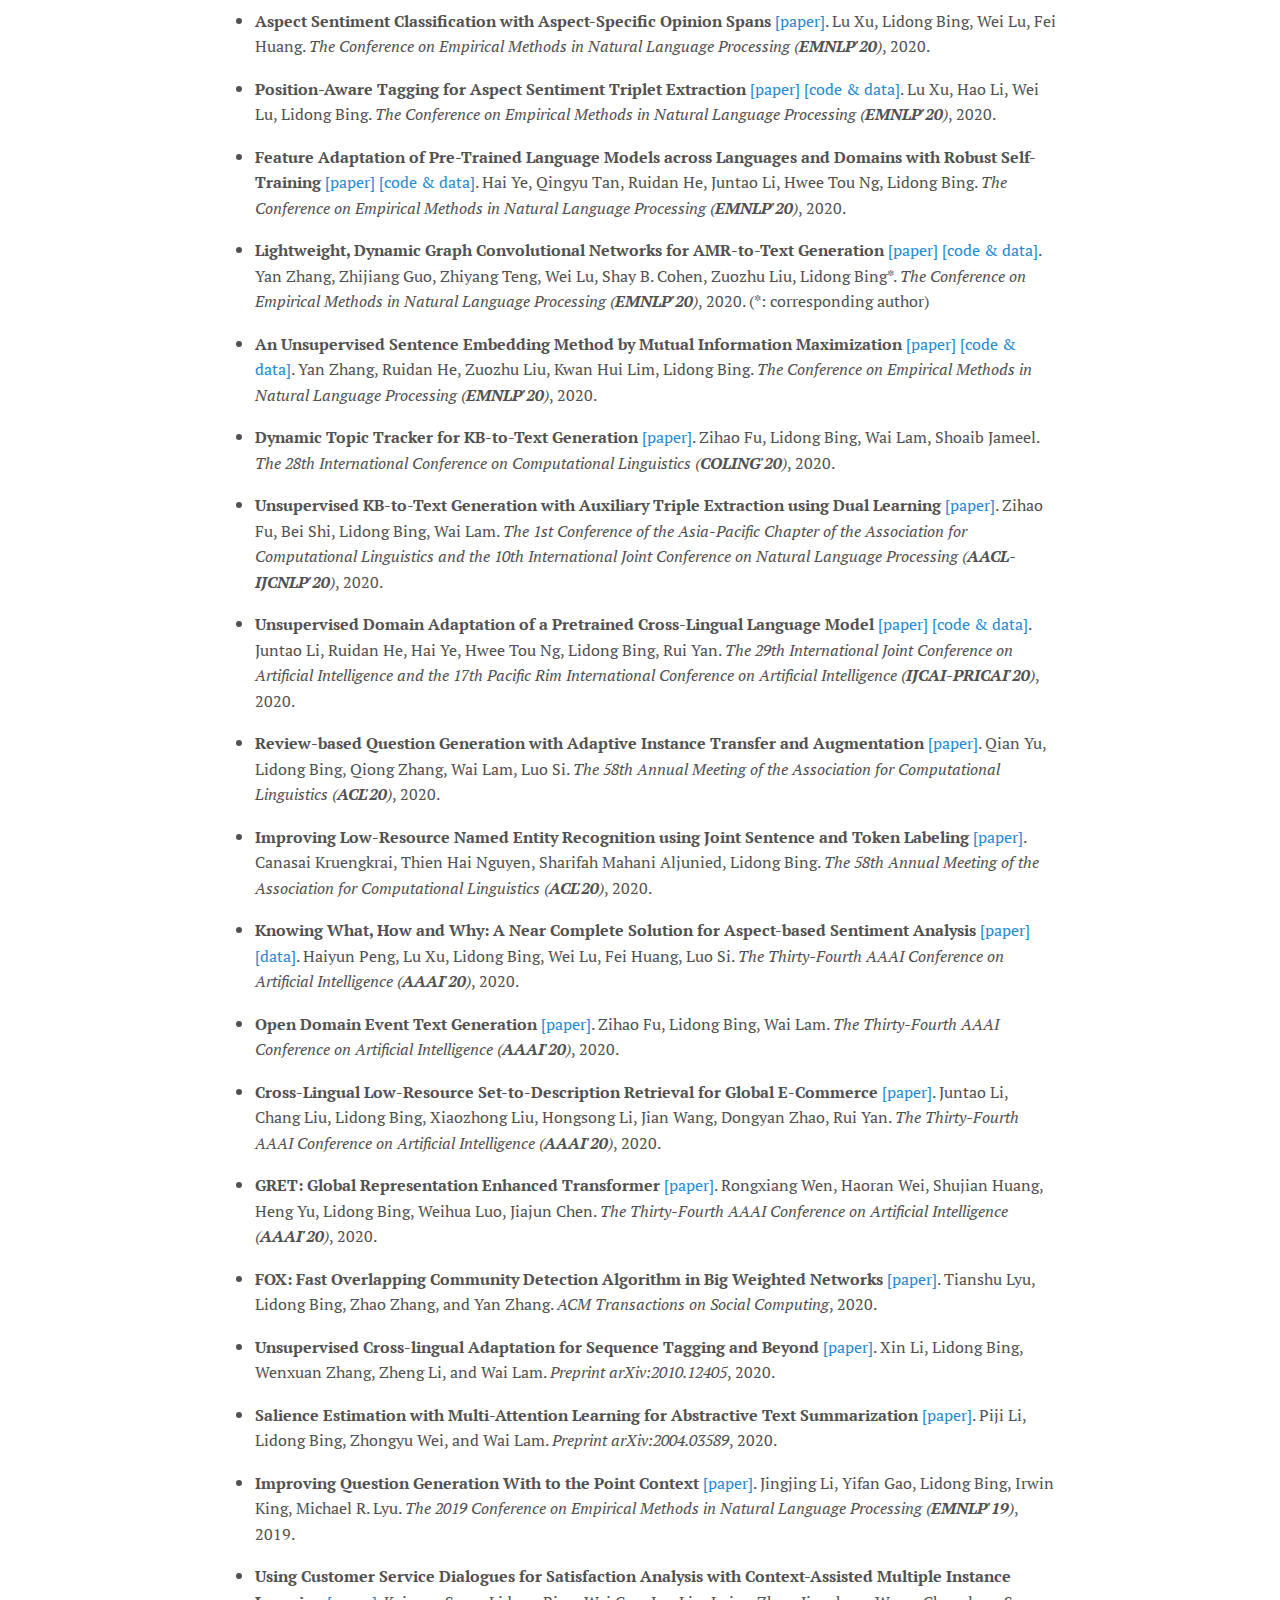
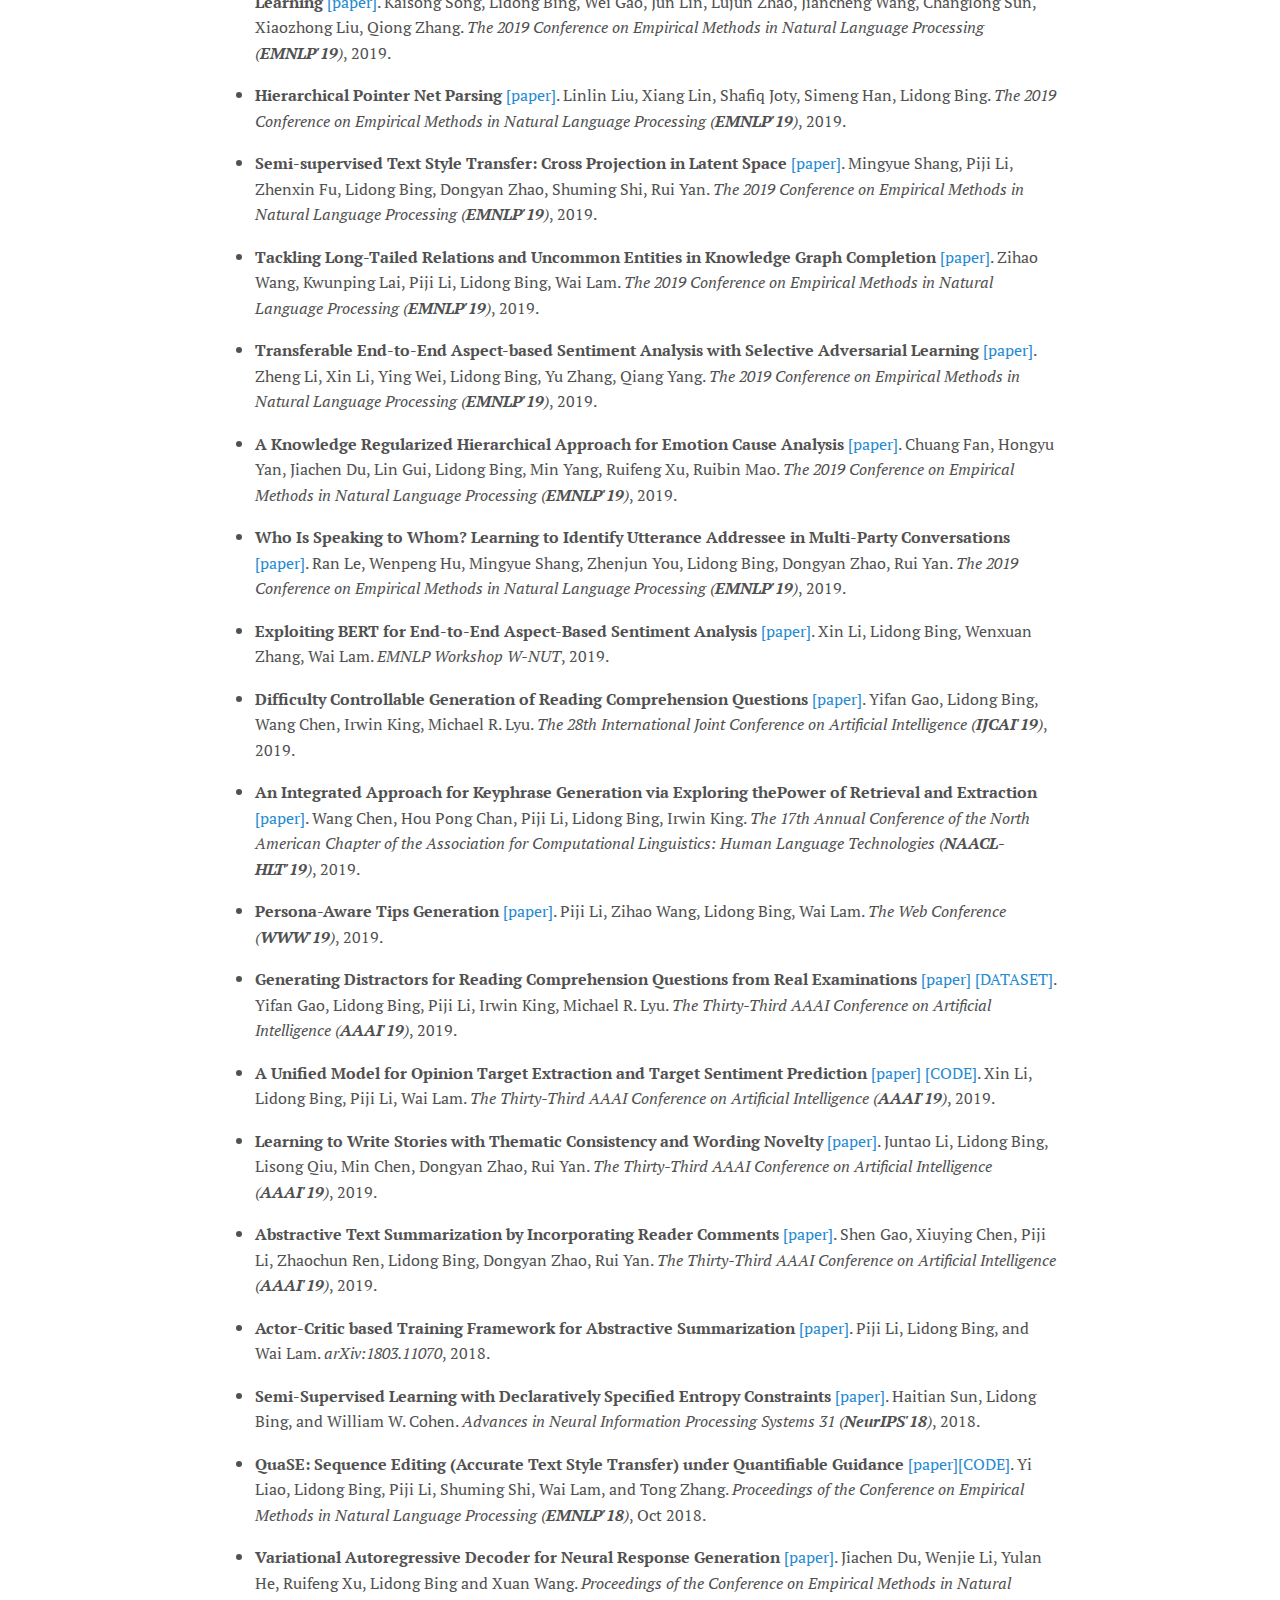
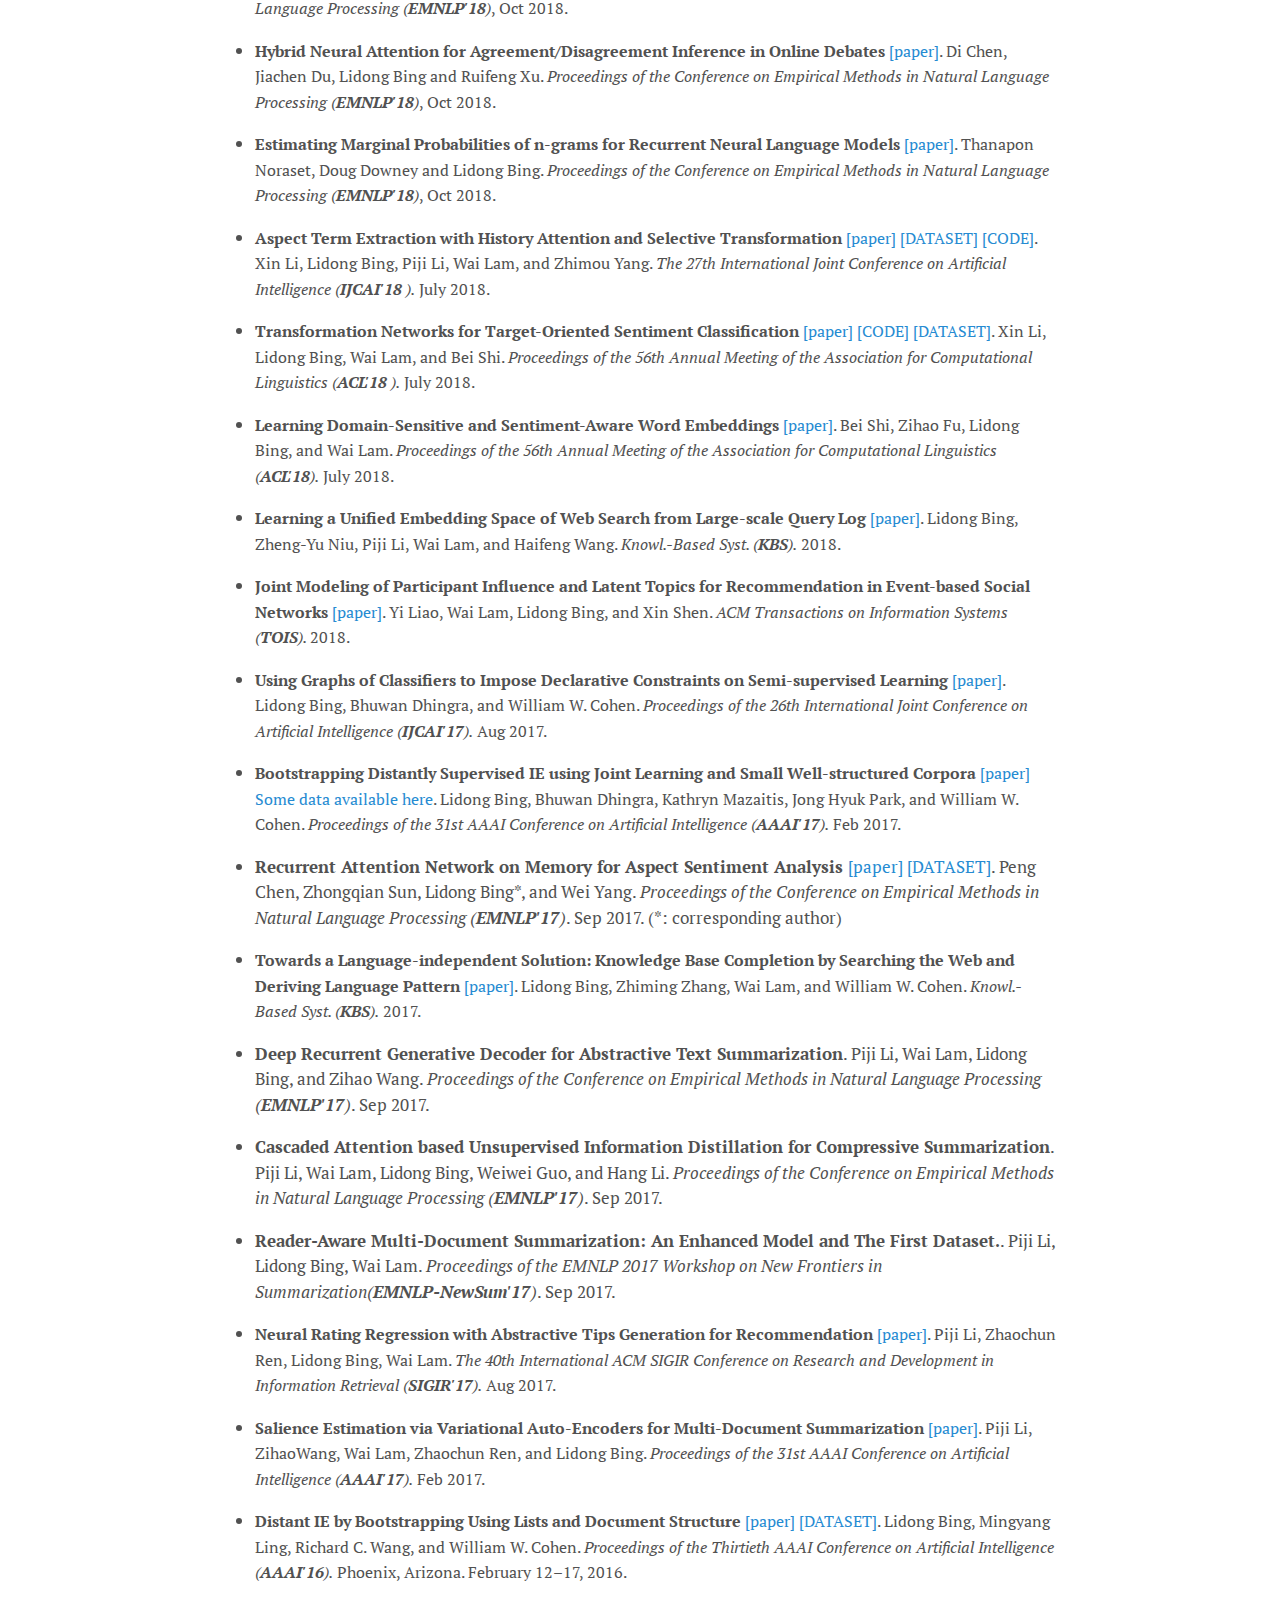
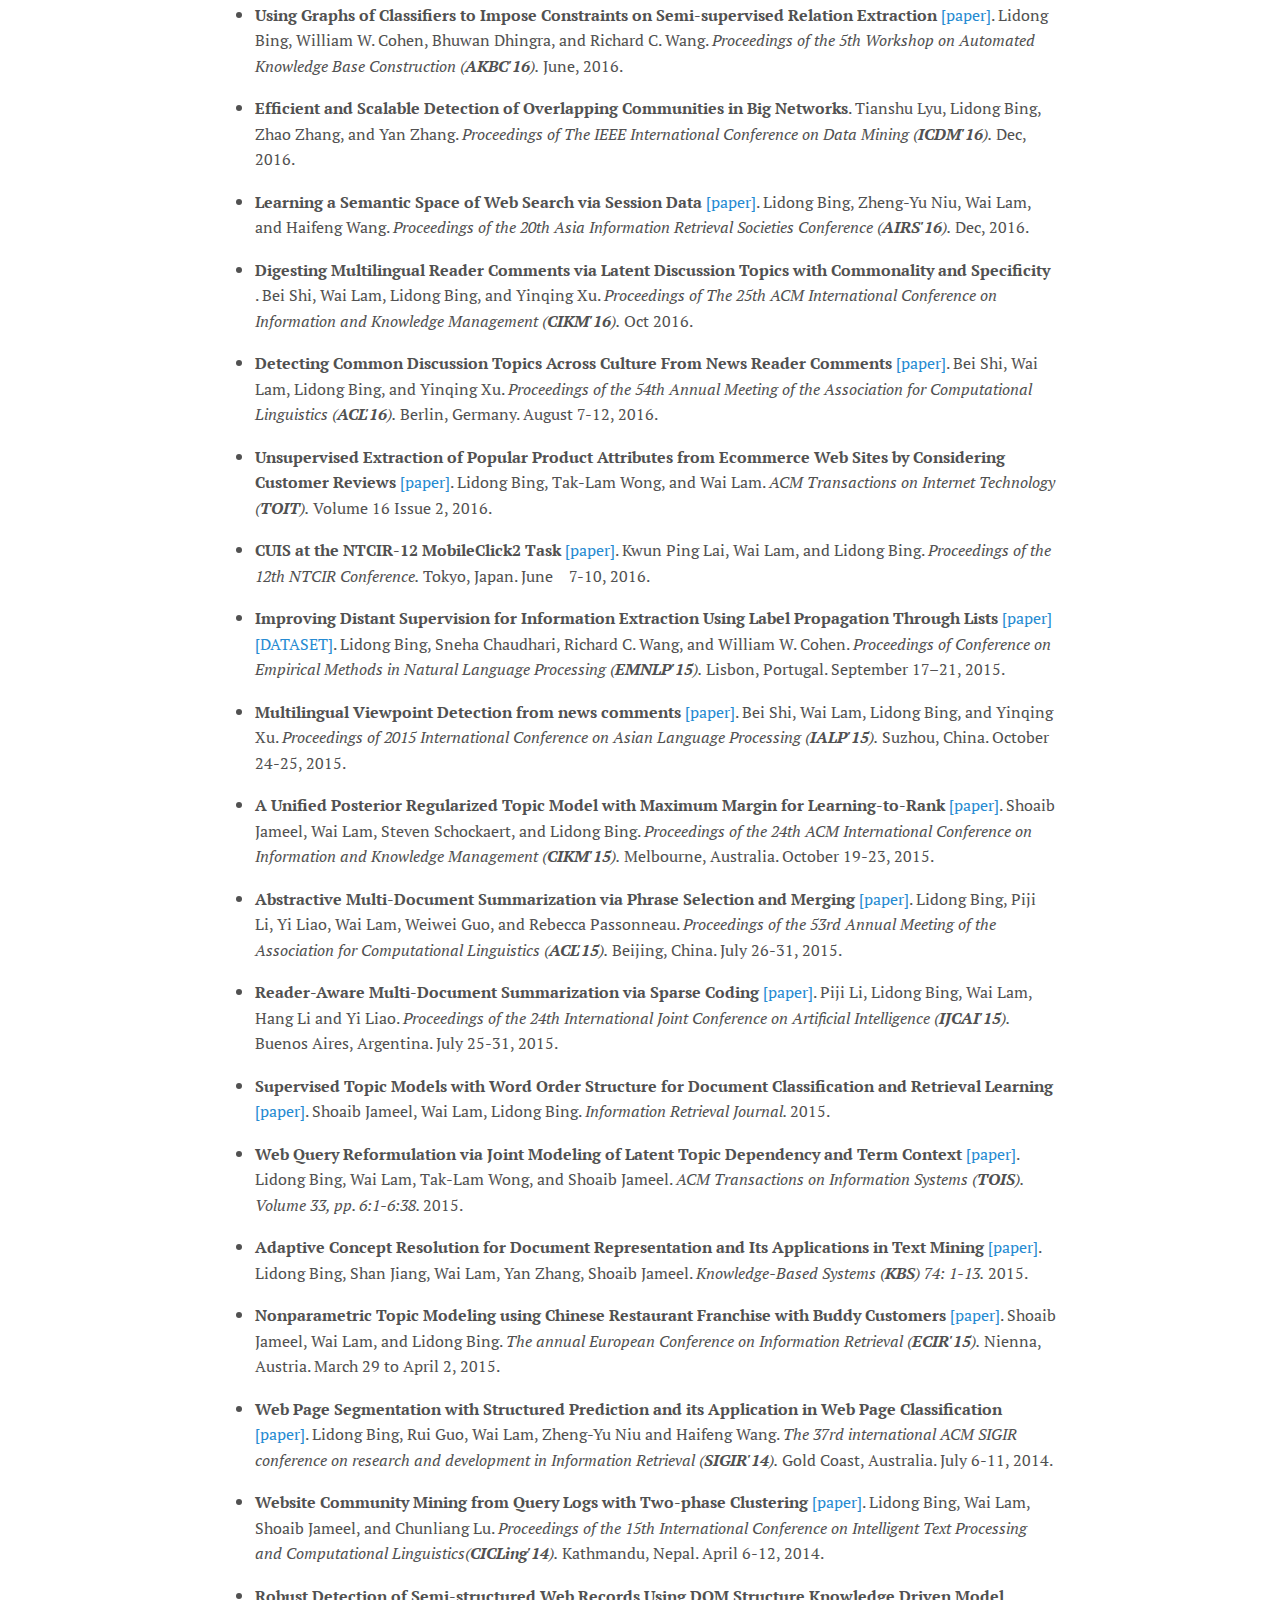
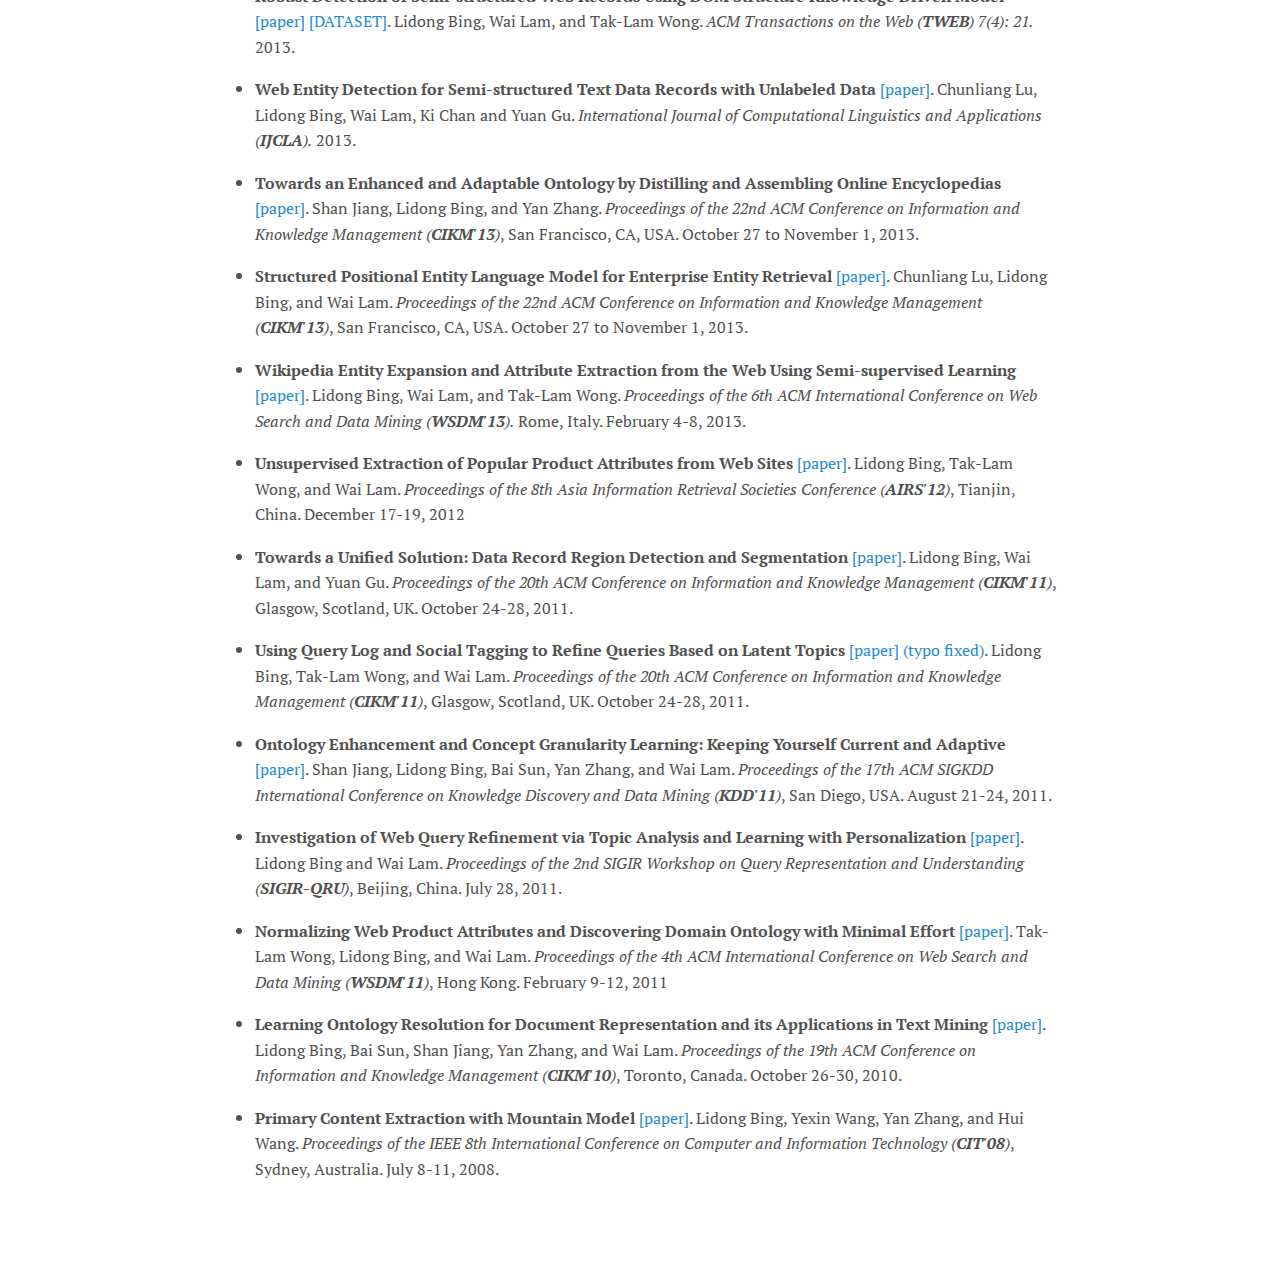
<file: research.html>
<!DOCTYPE html>
<html lang="en">

<!-- 
The design of this website is based on https://xingxuanli.github.io/ and https://isakzhang.github.io/.
PLS ask for permission & add a link to these websites before you directly copy and apply to yours.
-->

<head>
  <meta charset="UTF-8">
  <meta name="viewport" content="width=device-width, initial-scale=1.0">

  <title> Lidong Bing's Homepage </title>
  <meta name="keywords" content="Lidong Bing, 邴立东, Alibaba DAMO, Language Technology Lab, NLP, Large Language Models">
  <meta name="robots" content="index,follow">
  <link rel="stylesheet" href="./style.css">
  <link href='https://fonts.googleapis.com/css?family=PT+Serif:400,700,400italic' rel='stylesheet' type='text/css'>
  <link rel="stylesheet" href="https://fonts.googleapis.com/icon?family=Material+Icons">

  <!-- Google tag (gtag.js) -->
  <script async src="https://www.googletagmanager.com/gtag/js?id=UA-134238626-1"></script>
  <script src="https://ajax.googleapis.com/ajax/libs/jquery/3.6.0/jquery.min.js"></script>
  <script>
    window.dataLayer = window.dataLayer || [];
    function gtag(){dataLayer.push(arguments);}
    gtag('js', new Date());

    gtag('config', 'UA-134238626-1');
  </script>

</head>

<body>
  <div class="container content"> 
  <main>
  <div class="home">

  <div class="mini-intro">
  <img class="avatar" src="img/bing_australia.jpg" alt="LidongBing-photo">

  <h2 id="l.bing">Lidong Bing <span style="font-family:STFangsong">(邴立东)</span></h2>
  Director
  <br>Language Technology Lab
  <br>DAMO Academy, Alibaba Group
  <br>
  Contact: <code class="language-plaintext highlighter-rouge">l.bing [at] alibaba-inc.com, binglidong [at] gmail.com</code>
<br>
<br>
<p> 
<font color="#FF4500"> 
<b>JOB OPENINGS NOW!!</b> (<i>Updated in Oct. 2023</i>): <br/> (1) Full-time positions for both 
	<i>fresh graduates</i> (<a href="https://talent-holding.alibaba.com/campus/position-detail?bgCode=YKCNU1&lang=zh&positionId=2020697" target="_blank">NLP</a>, 
	<a href="https://talent-holding.alibaba.com/campus/position-detail?bgCode=YKCNU1&lang=zh&positionId=2024103" target="_blank">multimodality</a>) and 
	<i>experienced candidates</i> (<a href="https://talent-holding.alibaba.com/off-campus/position-detail?lang=zh&positionId=1033435&track_id=SSP1697883314282SyjhtFsJyZ4317" target="_blank">NLP</a>, 
	<a href="https://talent-holding.alibaba.com/off-campus/position-detail?lang=zh&positionId=1032935&track_id=SSP1697883314282jteAyZHEFd7386" target="_blank">multimodality</a>). <br/>
	(2) For intern positions, send your CV to the above email addresses. <br/>
	(3) Base locations: China (Beijing, Hangzhou), Singapore.
</font>
</p>
  <div id="menu">
    <div>
      <a href="./index.html#Biography">Bio</a>
    </div>
    <div>
      <a href="./index.html#News">News</a>
    </div>
    <div>
      <a href="./index.html#Publications">Publication</a>
    </div>
    <div>
      <a href="./index.html#Talks">Talk</a>
    </div>
    <div>
      <a href="./index.html#Professional_Activities">Service</a>
    </div>
    <script>
      $(function () {
        const current = window.location.pathname.split("/");
        $('#menu div a').each(function(){
          const $this = $(this);
          if (current.indexOf($this.attr("href")) !== -1) {
            $this.parent().addClass("now");
          }
        })
      });
    </script>
  </div>
  

  <h3 id="Publications">Full Publications (<a href="./index.html#Publications">Selected List</a>, 
    <a href="https://github.com/DAMO-NLP-SG">Group GitHub</a>, 
    <a href="https://scholar.google.com/citations?user=_oYzrzAAAAAJ&hl=en"> Google Scholar</a>,
    <a href="http://dblp.uni-trier.de/pers/hd/b/Bing:Lidong"> DBLP</a>) </h3>
  <ul>
  
        <li>
          <p> <font size="3.5"><b>SeaLLMs -- Large Language Models for Southeast Asia </b>
      <a href="https://arxiv.org/abs/2312.00738">[paper]</a> 
      <a href="https://huggingface.co/SeaLLMs/SeaLLM-Chat-13b">[demo]</a>
      <a href="https://github.com/DAMO-NLP-SG/SeaLLMs">[code]</a>.
      Xuan-Phi Nguyen, Wenxuan Zhang, Xin Li, Mahani Aljunied, Qingyu Tan, Liying Cheng, Guanzheng Chen, Yue Deng, Sen Yang, Chaoqun Liu, Hang Zhang, Lidong Bing. 
      <i>Preprint arXiv:2312.00738</i>, 2023.<br/></font>
     </p>
        </li>
  
  
        <li>
          <p> <font size="3.5"><b>Contrastive Chain-of-Thought Prompting </b>
      <a href="https://arxiv.org/abs/2311.09277">[paper]</a> 
      <a href="https://github.com/DAMO-NLP-SG/contrastive-cot">[code]</a>.
      Yew Ken Chia, Guizhen Chen, Luu Anh Tuan, Soujanya Poria, Lidong Bing. 
      <i>Preprint arXiv:2311.09277</i>, 2023.<br/></font>
     </p>
        </li>
  

  
        <li>
          <p> <font size="3.5"><b>Mitigating Object Hallucinations in Large Vision-Language Models through Visual Contrastive Decoding </b>
      <a href="https://arxiv.org/abs/2311.16922">[paper]</a> 
      <a href="https://github.com/DAMO-NLP-SG/VCD">[code]</a>.
      Sicong Leng, Hang Zhang, Guanzheng Chen, Xin Li, Shijian Lu, Chunyan Miao, Lidong Bing. 
      <i>Preprint arXiv:2311.16922</i>, 2023.<br/></font>
     </p>
        </li>
  

  
        <li>
          <p> <font size="3.5"><b>CLEX: Continuous Length Extrapolation for Large Language Models </b>
      <a href="https://arxiv.org/abs/2310.16450">[paper]</a> 
      <a href="https://github.com/DAMO-NLP-SG/CLEX">[code]</a>.
      Guanzheng Chen, Xin Li, Zaiqiao Meng, Shangsong Liang, Lidong Bing. 
      <i>Preprint arXiv:2310.16450</i>, 2023.<br/></font>
     </p>
        </li>


  
        <li>
          <p> <font size="3.5"><b>Neuro-Symbolic Integration Brings Causal and Reliable Reasoning Proofs </b>
      <a href="https://arxiv.org/abs/2311.09802">[paper]</a> 
      <a href="https://github.com/DAMO-NLP-SG/CaRing">[code]</a>.
      Sen Yang, Xin Li, Leyang Cui, Lidong Bing, Wai Lam. 
      <i>Preprint arXiv:2311.09802</i>, 2023.<br/></font>
     </p>
        </li>


  
        <li>
          <p> <font size="3.5"><b>Towards Robust Temporal Reasoning of Large Language Models via a Multi-Hop QA Dataset and Pseudo-Instruction Tuning </b>
      <a href="https://arxiv.org/abs/2311.09821">[paper]</a> 
      <a href="https://lidongbing.github.io/">[code]</a>.
      Qingyu Tan, Hwee Tou Ng, Lidong Bing. 
      <i>Preprint arXiv:2311.09821</i>, 2023.<br/></font>
     </p>
        </li>
  
        <li>
          <p> <font size="3.5"><b>Exploring the Potential of Large Language Models in Computational Argumentation </b>
      <a href="https://arxiv.org/abs/2311.09022">[paper]</a> 
      <a href="https://github.com/DAMO-NLP-SG/LLM-argumentation">[code]</a>.
      Guizhen Chen, Liying Cheng, Luu Anh Tuan, Lidong Bing 
      <i>Preprint arXiv:2311.09022</i>, 2023.<br/></font>
     </p>
        </li>
  
        <li>
          <p> <font size="3.5"><b>Semantic-Aware Contrastive Sentence Representation Learning with Large Language Models </b>
      <a href="https://arxiv.org/abs/2310.10962">[paper]</a> 
      <a href="https://lidongbing.github.io/">[code]</a>.
      Huiming Wang, Liying Cheng, Zhaodonghui Li, De Wen Soh, Lidong Bing. 
      <i>Preprint arXiv:2310.10962</i>, 2023.<br/></font>
     </p>
        </li>
  
        <li>
          <p> <font size="3.5"><b>Multilingual Jailbreak Challenges in Large Language Models </b>
      <a href="https://arxiv.org/abs/2310.06474">[paper]</a> 
      <a href="https://github.com/DAMO-NLP-SG/multilingual-safety-for-LLMs">[code]</a>.
      Yue Deng, Wenxuan Zhang, Sinno Jialin Pan, Lidong Bing. 
      <i>Preprint arXiv:2310.06474</i>, 2023.<br/></font>
     </p>
        </li>

  <li>
          <p> <font size="3.5"><b>Video-LLaMA: An Instruction-tuned Audio-Visual Language Model for Video Understanding </b>
      <a href="https://arxiv.org/abs/2306.02858">[paper]</a> 
      <a href="https://github.com/DAMO-NLP-SG/Video-LLaMA">[code]</a>
      <a href="https://huggingface.co/spaces/DAMO-NLP-SG/Video-LLaMA">[demo (Hugging Face)]</a>
      <a href="https://www.modelscope.cn/studios/damo/video-llama/summary">[demo (ModelScope)]</a>
      <a href="https://huggingface.co/DAMO-NLP-SG/Video-LLaMA-Series">[checkpoints]</a>.
      Hang Zhang, Xin Li, Lidong Bing. 
      <i>Demo Track of The Conference on Empirical Methods in Natural Language Processing (<b>EMNLP'23 Demo</b>)</i>, 2023.<br/></font>
     </p>
        </li>

        <li>
          <p> <font size="3.5"><b>Once Upon a Time in Graph: Relative-Time Pretraining for Complex Temporal Reasoning </b>
      <a href="https://lidongbing.github.io/">[paper]</a> <a href="https://lidongbing.github.io/">[code]</a>.
      Sen Yang, Xin Li, Lidong Bing, Wai Lam.
      <i>The Conference on Empirical Methods in Natural Language Processing (<b>EMNLP'23</b>)</i>, 2023.<br/></font>
     </p>
        </li>
  
        <li>
          <p> <font size="3.5"><b>LLM-Adapters: An Adapter Family for Parameter-Efficient Fine-Tuning of Large Language Models </b>
      <a href="https://arxiv.org/abs/2304.01933">[paper]</a> <a href="https://github.com/AGI-Edgerunners/LLM-Adapters">[code]</a>.
      Zhiqiang Hu, Lei Wang, Yihuai Lan, Wanyu Xu, Ee-Peng Lim, Lidong Bing, Xing Xu, Soujanya Poria, Roy Ka-Wei Lee. 
      <i>The Conference on Empirical Methods in Natural Language Processing (<b>EMNLP'23</b>)</i>, 2023.<br/></font>
     </p>
        </li>

  

        <li>
          <p> <font size="3.5"><b>SOUL: Towards Sentiment and Opinion Understanding of Language </b>
      <a href="https://lidongbing.github.io/">[paper]</a> <a href="https://lidongbing.github.io/">[code]</a>.
      Yue Deng, Wenxuan Zhang, Sinno Jialin Pan, Lidong Bing.
      <i>The Conference on Empirical Methods in Natural Language Processing (<b>EMNLP'23</b>)</i>, 2023.<br/></font>
     </p>
        </li>

        <li>
          <p> <font size="3.5"><b>Is GPT-4 a Good Data Analyst? </b>
      <a href="https://arxiv.org/abs/2305.15038">[paper]</a> <a href="https://github.com/DAMO-NLP-SG/GPT4-as-DataAnalyst">[code]</a>.
      Liying Cheng, Xingxuan Li, Lidong Bing. 
      <i>Findings of The Conference on Empirical Methods in Natural Language Processing (<b>Findings of EMNLP'23</b>)</i>, 2023.<br/></font>
     </p>
        </li>
    
        <li>
          <p> <font size="3.5"><b>Large Language Models are Not Yet Human-Level Evaluators for Abstractive Summarization </b>
      <a href="https://arxiv.org/abs/2305.13091">[paper]</a> <a href="https://github.com/DAMO-NLP-SG/LLM_summeval">[code]</a>.
      Chenhui Shen, Liying Cheng, Yang You, Xuan-Phi Nguyen, Lidong Bing. 
      <i>Findings of The Conference on Empirical Methods in Natural Language Processing (<b>Findings of EMNLP'23</b>)</i>, 2023.<br/></font>
     </p>
        </li>
  
  
        <li>
          <p> <font size="3.5"><b>A Hierarchical Encoding-Decoding Scheme for Abstractive Multi-document Summarization </b>
      <a href="https://arxiv.org/abs/2305.08503">[paper]</a> <a href="https://github.com/DAMO-NLP-SG/HierEncDec">[code]</a>.
      Chenhui Shen, Liying Cheng, Xuan-Phi Nguyen, Yang You, Lidong Bing. 
      <i>Findings of The Conference on Empirical Methods in Natural Language Processing (<b>Findings of EMNLP'23</b>)</i>, 2023.<br/></font>
     </p>
        </li>

  
        <li>
          <p> <font size="3.5"><b>
      M3Exam: A Multilingual, Multimodal, Multilevel Benchmark for Examining Large Language Models </b>
      <a href="https://arxiv.org/abs/2306.05179">[paper]</a> 
      <a href="https://github.com/DAMO-NLP-SG/M3Exam">[code]</a>.
      Wenxuan Zhang, Sharifah Mahani Aljunied, Chang Gao, Yew Ken Chia, Lidong Bing. 
      <i>Advances in Neural Information Processing Systems 36 (<b>NeurIPS'23</b>)</i>, 2023.<br/></font>
     </p>
        </li>

  
        <li>
          <p> <font size="3.5"><b>
      From Cloze to Comprehension: Retrofitting Pre-trained Masked Language Model to Pre-trained Machine Reader </b>
      <a href="https://arxiv.org/abs/2212.04755">[paper]</a>
      <a href="https://github.com/DAMO-NLP-SG/PMR">[code]</a>.
      Weiwen Xu, Xin Li, Wenxuan Zhang, Meng Zhou, Wai Lam, Luo Si, Lidong Bing. 
      <i>Advances in Neural Information Processing Systems 36 (<b>NeurIPS'23</b>)</i>, 2023.<br/></font>
     </p>
        </li>

  
        <li>
          <p> <font size="3.5"><b>Democratizing LLMs for Low-Resource Languages by Leveraging their English Dominant Abilities with Linguistically-Diverse Prompts </b>
      <a href="https://arxiv.org/abs/2306.11372">[paper]</a> <a href="https://lidongbing.github.io/">[code]</a>.
      Xuan-Phi Nguyen, Sharifah Mahani Aljunied, Shafiq Joty, Lidong Bing. 
      <i>Preprint arXiv:2306.11372</i>, 2023.<br/></font>
     </p>
        </li>
  
  
        <li>
          <p> <font size="3.5"><b>INSTRUCTEVAL: Towards Holistic Evaluation of Instruction-Tuned Large Language Models </b>
      <a href="https://arxiv.org/abs/2306.04757">[paper]</a> <a href="https://github.com/declare-lab/instruct-eval">[code]</a>.
      Yew Ken Chia, Pengfei Hong, Lidong Bing, Soujanya Poria. 
      <i>Preprint arXiv:2306.04757</i>, 2023.<br/></font>
     </p>
        </li>
  
        <li>
          <p> <font size="3.5"><b>Chain-of-Knowledge: Grounding Large Language Models via Dynamic Knowledge Adapting over Heterogeneous Sources </b>
      <a href="https://arxiv.org/abs/2305.13269">[paper]</a> <a href="https://github.com/DAMO-NLP-SG/chain-of-knowledge">[code]</a>.
      Xingxuan Li, Ruochen Zhao, Yew Ken Chia, Bosheng Ding, Shafiq Joty, Soujanya Poria, Lidong Bing. 
      <i>Preprint arXiv:2305.13269</i>, 2023.<br/></font>
     </p>
        </li>
  
  
        <li>
          <p> <font size="3.5"><b>Unlocking Temporal Question Answering for Large Language Models Using Code Execution </b>
      <a href="https://arxiv.org/abs/2305.15014">[paper]</a> <a href="https://github.com/DAMO-NLPSG/code-temporal">[code]</a>.
      Xingxuan Li, Liying Cheng, Qingyu Tan, Hwee Tou Ng, Shafiq Joty, Lidong Bing. 
      <i>Preprint arXiv:2305.15014</i>, 2023.<br/></font>
     </p>
        </li>
  
        <li>
          <p> <font size="3.5"><b>Sentiment Analysis in the Era of Large Language Models: A Reality Check </b>
      <a href="https://arxiv.org/abs/2305.15005">[paper]</a> <a href="https://github.com/DAMO-NLP-SG/LLM-Sentiment">[code]</a>.
      Wenxuan Zhang, Yue Deng, Bing Liu, Sinno Jialin Pan, Lidong Bing. 
      <i>Preprint arXiv:2305.15005</i>, 2023.<br/></font>
     </p>
        </li>
  
  
  
        <li>
          <p> <font size="3.5"><b>Domain-Expanded ASTE: Rethinking Generalization in Aspect Sentiment Triplet Extraction </b>
      <a href="https://arxiv.org/abs/2305.14434">[paper]</a> <a href="https://github.com/DAMO-NLP-SG/domain-expanded-aste">[code]</a>.
      Yew Ken Chia, Hui Chen, Wei Han, Guizhen Chen, Sharifah Mahani Aljunied, Soujanya Poria, Lidong Bing. 
      <i>Preprint arXiv:2305.14434</i>, 2023.<br/></font>
     </p>
        </li>
  
  
        <li>
          <p> <font size="3.5"><b>Enhancing Few-shot NER with Prompt Ordering based Data Augmentation </b>
      <a href="https://arxiv.org/abs/2305.11791">[paper]</a> <a href="https://github.com/DAMO-NLP-SG/PODA-NER">[code]</a>.
      Huiming Wang, Liying Cheng, Wenxuan Zhang, De Wen Soh, Lidong Bing. 
      <i>Preprint arXiv:2305.11791</i>, 2023.<br/></font>
     </p>
        </li>
  
  
        <li>
          <p> <font size="3.5"><b>Can ChatGPT-like Generative Models Guarantee Factual Accuracy? On the Mistakes of New Generation Search Engines </b>
      <a href="https://arxiv.org/abs/2304.11076">[paper]</a> [blog article 
      <a href="https://zhuanlan.zhihu.com/p/605915549"> (ZH)</a>, 
      <a href="https://dev.to/ruochenzhao3/can-chatgpt-like-generative-models-guarantee-factual-accuracy-on-the-mistakes-of-microsofts-new-bing-111b">(EN)</a>].
      Ruochen Zhao, Xingxuan Li, Yew Ken Chia, Bosheng Ding, Lidong Bing. <i>Preprint arXiv:2304.11076</i>, 2023.
       <i>Follow-up reports by <a href="https://www.cnn.com/2023/02/14/tech/microsoft-bing-ai-errors/index.html">CNN</a>, 
        <a href="https://www.cnbc.com/2023/02/14/microsoft-bing-ai-made-several-errors-in-launch-demo-last-week-.html">CNBC</a>, 
        <a href="https://fortune.com/2023/02/15/microsoft-bing-ai-errors-demo-google-bard-chatgpt/">FORTUNE, </a></i>etc.<br/></font>
     </p>
        </li>
  
  
  
        <li>
          <p> <font size="3.5"><b>mPMR: A Multilingual Pre-trained Machine Reader at Scale </b>
      <a href="https://aclanthology.org/2023.acl-short.131.pdf">[paper]</a> <a href="https://github.com/DAMO-NLP-SG/PMR">[code]</a>.
      Weiwen Xu, Xin Li, Wai Lam, Lidong Bing. 
      <i>The 61th Annual Meeting of the Association for Computational Linguistics (ACL'23)</i>, 2023.<br/></font>
     </p>
        </li>
  
  
        <li>
          <p> <font size="3.5"><b>PeerDA: Data Augmentation via Modeling Peer Relation for Span Identification Tasks </b>
      <a href="https://aclanthology.org/2023.acl-long.484.pdf">[paper]</a> <a href="https://github.com/DAMO-NLP-SG/PeerDA">[code]</a>. 
      Weiwen Xu, Xin Li, Yang Deng, Lidong Bing, Wai Lam. 
      <i>The 61th Annual Meeting of the Association for Computational Linguistics (ACL'23)</i>, 2023.<br/></font>
     </p>
        </li>
  
  
        <li>
          <p> <font size="3.5"><b>Information Screening whilst Exploiting! Multimodal Relation Extraction with Feature Denoising and Multimodal Topic Modeling </b>
      <a href="https://aclanthology.org/2023.acl-long.823.pdf">[paper]</a> <a href="https://github.com/ChocoWu/MRE-ISE">[code]</a>.
      Shengqiong Wu, Hao Fei, Yixin Cao, Lidong Bing, Tat-Seng Chua. 
      <i>The 61th Annual Meeting of the Association for Computational Linguistics (ACL'23)</i>, 2023.<br/></font>
     </p>
        </li>
  
        <li>
          <p> <font size="3.5"><b>Reasoning Implicit Sentiment with Chain-of-Thought Prompting </b>
      <a href="https://aclanthology.org/2023.acl-short.101.pdf">[paper]</a> <a href="https://github.com/scofield7419/THOR-ISA">[code]</a>.
      Hao Fei, Bobo Li, Qian Liu, Lidong Bing, Fei Li, Tat-Seng Chua. 
      <i>The 61th Annual Meeting of the Association for Computational Linguistics (ACL'23)</i>, 2023.<br/></font>
     </p>
        </li>
  
  
        <li>
          <p> <font size="3.5"><b>Verify-and-Edit: A Knowledge-Enhanced Chain-of-Thought Framework </b>
      <a href="https://aclanthology.org/2023.acl-long.320.pdf">[paper]</a> <a href="https://github.com/RuochenZhao/Verify-and-Edit">[code]</a>. 
      Ruochen Zhao, Xingxuan Li, Shafiq Joty, Chengwei Qin, Lidong Bing. 
      <i>The 61th Annual Meeting of the Association for Computational Linguistics (ACL'23)</i>, 2023.<br/></font>
     </p>
        </li>
  
  
        <li>
          <p> <font size="3.5"><b>Towards Robust Low-Resource Fine-Tuning with Multi-View Compressed Representations </b>
      <a href="https://aclanthology.org/2023.acl-long.264.pdf">[paper]</a> <a href="https://github.com/DAMO-NLP-SG/MVCR">[code]</a>.
      Linlin Liu, Xingxuan Li, Megh Thakkar, Xin Li, Shafiq Joty, Luo Si, Lidong Bing. 
      <i>The 61th Annual Meeting of the Association for Computational Linguistics (ACL'23)</i>, 2023.<br/></font>
     </p>
        </li>
  
  
        <li>
          <p> <font size="3.5"><b>Is GPT-3 a Good Data Annotator? </b>
      <a href="https://aclanthology.org/2023.acl-long.626.pdf">[paper]</a> <a href="https://github.com/DAMO-NLP-SG/LLM-Data-Annotator">[code]</a>.
      Bosheng Ding, Chengwei Qin, Linlin Liu, Yew Ken Chia, Boyang Li, Shafiq Joty, Lidong Bing. 
      <i>The 61th Annual Meeting of the Association for Computational Linguistics (ACL'23)</i>, 2023.<br/></font>
     </p>
        </li>
  
  
  
        <li>
          <p> <font size="3.5"><b>Improving Self-training for Cross-lingual Named Entity Recognition with Contrastive and Prototype Learning </b>
      <a href="https://aclanthology.org/2023.acl-long.222.pdf">[paper]</a> <a href="https://github.com/DAMO-NLP-SG/ContProto">[code]</a>.
      Ran Zhou, Xin Li, Lidong Bing, Erik Cambria, Chunyan Miao. 
      <i>The 61th Annual Meeting of the Association for Computational Linguistics (ACL'23)</i>, 2023.<br/></font>
     </p>
        </li>
  
  
  
        <li>
          <p> <font size="3.5"><b>Bidirectional Generative Framework for Cross-domain Aspect-based Sentiment Analysis </b>
      <a href="https://aclanthology.org/2023.acl-long.686.pdf">[paper]</a> <a href="https://github.com/DAMO-NLP-SG/BGCA">[code]</a>.
      Yue Deng, Wenxuan Zhang, Sinno Jialin Pan, Lidong Bing. 
      <i>The 61th Annual Meeting of the Association for Computational Linguistics (ACL'23)</i>, 2023.<br/></font>
     </p>
        </li>
  
  
        <li>
          <p> <font size="3.5"><b>Towards Benchmarking and Improving the Temporal Reasoning Capability of Large Language Models </b>
      <a href="https://aclanthology.org/2023.acl-long.828.pdf">[paper]</a> <a href="https://github.com/DAMO-NLP-SG/TempReason">[code]</a>.
      Qingyu Tan, Hwee Tou Ng, Lidong Bing. 
      <i>The 61th Annual Meeting of the Association for Computational Linguistics (ACL'23)</i>, 2023.<br/></font>
     </p>
        </li>
  
  
  
        <li>
          <p> <font size="3.5"><b>Class-Adaptive Self-Training for Relation Extraction with Incompletely Annotated Training Data </b>
      <a href="https://aclanthology.org/2023.findings-acl.549/">[paper]</a> <a href="https://github.com/DAMO-NLP-SG/CAST">[code]</a>.
      Qingyu Tan, Lu Xu, Lidong Bing, Hwee Tou Ng. 
      <i>Findings of The 61th Annual Meeting of the Association for Computational Linguistics (Findings of ACL'23)</i>, 2023.<br/></font>
     </p>
        </li>
  
        <li>
          <p> <font size="3.5"><b>Easy-to-Hard Learning for Information Extraction </b>
      <a href="https://aclanthology.org/2023.findings-acl.754.pdf">[paper]</a> <a href="https://github.com/DAMO-NLP-SG/IE-E2H">[code]</a>.
      Chang Gao, Wenxuan Zhang, Wai Lam, Lidong Bing. 
      <i>Findings of The 61th Annual Meeting of the Association for Computational Linguistics (Findings of ACL'23)</i>, 2023.<br/></font>
     </p>
        </li>
  
        <li>
          <p> <font size="3.5"><b>AQE: Argument Quadruplet Extraction via a Quad-Tagging Augmented Generative Approach </b>
      <a href="https://aclanthology.org/2023.findings-acl.59.pdf">[paper]</a> <a href="https://github.com/guojiapub/QuadTAG">[code]</a>.
      Jia Guo, Liying Cheng, Wenxuan Zhang, Stanley Kok, Xin Li, Lidong Bing. 
      <i>Findings of The 61th Annual Meeting of the Association for Computational Linguistics (Findings of ACL'23)</i>, 2023.<br/></font>
     </p>
        </li>
  
        <li>
          <p> <font size="3.5"><b>Sampling Better Negatives for Distantly Supervised Named Entity Recognition </b>
      <a href="https://aclanthology.org/2023.findings-acl.300.pdf">[paper]</a> <a href="https://github.com/xuuuluuu/ds_ner">[code]</a>.
      Lu Xu, Lidong Bing, Wei Lu. 
      <i>Findings of The 61th Annual Meeting of the Association for Computational Linguistics (Findings of ACL'23)</i>, 2023.<br/></font>
     </p>
        </li>
  
  
        <li>
          <p> <font size="3.5"><b>Zero-Shot Text Classification via Self-Supervised Tuning </b>
      <a href="https://aclanthology.org/2023.findings-acl.110.pdf">[paper]</a> <a href="https://github.com/DAMO-NLP-SG/SSTuning">[code]</a>.
      Chaoqun Liu, Wenxuan Zhang, Guizhen Chen, Xiaobao Wu, Anh Tuan Luu, Chip Hong Chang, Lidong Bing. 
      <i>Findings of The 61th Annual Meeting of the Association for Computational Linguistics (Findings of ACL'23)</i>, 2023.<br/></font>
     </p>
        </li>
  
  
        <li>
          <p> <font size="3.5"><b>Gradient-Boosted Decision Tree for Listwise Context Model in Multimodal Review Helpfulness Prediction </b>
      <a href="https://aclanthology.org/2023.findings-acl.106.pdf">[paper]</a>.
      Thong Thanh Nguyen, Xiaobao Wu, Xinshuai Dong, Cong-Duy T. Nguyen, Zhen Hai, Lidong Bing, Anh Tuan Luu. 
      <i>Findings of The 61th Annual Meeting of the Association for Computational Linguistics (Findings of ACL'23)</i>, 2023.<br/></font>
     </p>
        </li>
  
        <li>
          <p> <font size="3.5"><b>Enhancing Cross-lingual Prompting with Dual Prompt Augmentation </b>
      <a href="https://aclanthology.org/2023.findings-acl.700.pdf">[paper]</a> <a href="https://github.com/DAMO-NLP-SG/DPA">[code]</a>. 
      Meng Zhou, Xin Li, Yue Jiang, Lidong Bing. 
      <i>Findings of The 61th Annual Meeting of the Association for Computational Linguistics (Findings of ACL'23)</i>, 2023.<br/></font>
     </p>
        </li>
  

    
        <li>
          <p> <font size="3.5"><b>On the Effectiveness of Parameter-Efficient Fine-Tuning </b>
      <a href="https://arxiv.org/abs/2211.15583">[paper]</a> <a href="https://github.com/fuzihaofzh/AnalyzeParameterEfficientFinetune">[code]</a>. 
      Zihao Fu, Haoran Yang, Anthony Man-Cho So, Wai Lam, Lidong Bing, Nigel Collier.
      <i>The AAAI Conference on Artificial Intelligence (<b>AAAI'23</b>)</i>, 2023.<br/></font>
     </p>
        </li>
  
  
  
    
        <li>
          <p> <font size="3.5"><b>Towards Integration of Discriminability and Robustness for Document-Level Relation Extraction </b>
      <a href="https://arxiv.org/abs/2304.00824">[paper]</a> <a href="https://github.com/guojiapub/PEMSCL">[code]</a>. 
      Jia Guo, Stanley Kok, Lidong Bing.
      <i>The 17th Annual Meeting of the European chapter of the Association for Computational Linguistics (<b>EACL'23</b>)</i>, 2023.<br/></font>
     </p>
        </li>
  
  
  
  
  
        <li>
          <p> <font size="3.5"><b>A Survey on Aspect-Based Sentiment Analysis: Tasks, Methods, and Challenges </b>
      <a href="https://arxiv.org/abs/2203.01054">[paper]</a> <a href="https://github.com/IsakZhang/ABSA-Survey">[resources]</a>. 
      Wenxuan Zhang, Xin Li, Yang Deng, Lidong Bing, Wai Lam.
      <i>IEEE Transactions on Knowledge and Data Engineering (TKDE)</i>, Dec 2022.<br/></font>
     </p>
        </li>
  
  
  
        <li>
          <p> <font size="3.5"><b>Is GPT-3 a Psychopath? Evaluating Large Language Models from a Psychological Perspective </b>
      <a href="https://arxiv.org/abs/2212.10529">[paper]</a>.
      Xingxuan Li, Yutong Li, Linlin Liu, Shafiq Joty, Lidong Bing. 
      <i>Preprint arXiv:2212.10529</i>, 2022.<br/></font>
     </p>
        </li>
  

  
        <li>
          <p> <font size="3.5">
      <b>Retrofitting Multilingual Sentence Embeddings with Abstract Meaning Representation </b>
      <a href="https://aclanthology.org/2022.emnlp-main.433/">[paper]</a> <a href="https://github.com/jcyk/MSE-AMR">[code & data]</a>. 
      Deng Cai, Xin Li, Jackie Chun-Sing Ho, Lidong Bing, Wai Lam.
      <i>The Conference on Empirical Methods in Natural Language Processing (<b>EMNLP'22</b>)</i>, 2022.<br/></font>
     </p>
        </li>

  
        <li>
          <p> <font size="3.5">
      <b>A Dataset for Hyper-Relational Extraction and a Cube-Filling Approach </b>
      <a href="https://aclanthology.org/2022.emnlp-main.688/">[paper]</a> <a href="https://github.com/declare-lab/HyperRED">[code & data]</a>. 
      Yew Ken Chia, Lidong Bing, Sharifah Mahani Aljunied, Luo Si, Soujanya Poria.
      <i>The Conference on Empirical Methods in Natural Language Processing (<b>EMNLP'22</b>)</i>, 2022.<br/></font>
     </p>
        </li>

  
        <li>
          <p> <font size="3.5">
      <b>Enhancing Multilingual Language Model with Massive Multilingual Knowledge Triples </b>
      <a href="https://aclanthology.org/2022.emnlp-main.462/">[paper]</a> <a href="https://github.com/ntunlp/kmlm">[code & data]</a>. 
      Linlin Liu, Xin Li, Ruidan He, Lidong Bing, Shafiq Jotym, Luo Si.
      <i>The Conference on Empirical Methods in Natural Language Processing (<b>EMNLP'22</b>)</i>, 2022.<br/></font>
     </p>
        </li>

  
        <li>
          <p> <font size="3.5">
      <b>Adaptive Contrastive Learning on Multimodal Transformer for Review Helpfulness Predictions </b>
      <a href="https://aclanthology.org/2022.emnlp-main.686/">[paper]</a> <a href="https://github.com/jhliu17/MCR">[data]</a>. 
      Thong Nguyen, Xiaobao Wu, Anh Tuan Luu, Cong-Duy Nguyen, Zhen Hai, Lidong Bing.
      <i>The Conference on Empirical Methods in Natural Language Processing (<b>EMNLP'22</b>)</i>, 2022.<br/></font>
     </p>
        </li>

  
        <li>
          <p> <font size="3.5">
      <b>SentBS: Sentence-level Beam Search for Controllable Summarization </b>
      <a href="https://aclanthology.org/2022.emnlp-main.699/">[paper]</a> <a href="https://github.com/Shen-Chenhui/SentBS">[code & data]</a>. 
      Chenhui Shen, Liying Cheng, Lidong Bing, Yang You, Luo Si.
      <i>The Conference on Empirical Methods in Natural Language Processing (<b>EMNLP'22</b>)</i>, 2022.<br/></font>
     </p>
        </li>
  
  
        <li>
          <p> <font size="3.5">
      <b>Revisiting DocRED – Addressing the False Negative Problem in Relation Extraction </b>
      <a href="https://aclanthology.org/2022.emnlp-main.580/">[paper]</a> <a href="https://github.com/tonytan48/Re-DocRED">[code & data]</a>. 
      Qingyu Tan, Lu Xu, Lidong Bing, Hwee Tou Ng, Sharifah Mahani Aljunied.
      <i>The Conference on Empirical Methods in Natural Language Processing (<b>EMNLP'22</b>)</i>, 2022.<br/></font>
     </p>
        </li>
  
        <li>
          <p> <font size="3.5">
      <b>Interventional Training for Out-Of-Distribution Natural Language Understanding</b>
      <a href="https://aclanthology.org/2022.emnlp-main.799/">[paper]</a> <a href="https://github.com/PluviophileYU/BAI">[code & data]</a>. 
      Sicheng Yu, Jing Jiang, Hao Zhang, Yulei Niu, Qianru Sun, Lidong Bing.
      <i>The Conference on Empirical Methods in Natural Language Processing (<b>EMNLP'22</b>)</i>, 2022.<br/></font>
     </p>
        </li>

  
        <li>
          <p> <font size="3.5">
      <b>ConNER: Consistency Training for Cross-lingual Named Entity Recognition </b>
      <a href="https://aclanthology.org/2022.emnlp-main.577/">[paper]</a> <a href="https://github.com/RandyZhouRan/ConNER">[code & data]</a>. 
      Ran Zhou, Xin Li, Lidong Bing, Erik Cambria, Luo Si, Chunyan Miao.
      <i>The Conference on Empirical Methods in Natural Language Processing (<b>EMNLP'22</b>)</i>, 2022.<br/></font>
     </p>
        </li>
  
  
        <li>
          <p> <font size="3.5"><b>SANCL: Multimodal Review Helpfulness Prediction with Selective Attention and Natural Contrastive Learning </b>
      <a href="https://aclanthology.org/2022.coling-1.499/">[paper]</a>
      <a href="https://github.com/declare-lab/SANCL">[code & data]</a>. 
      Wei Han, Hui Chen, Zhen Hai, Soujanya Poria, Lidong Bing. 
      <i>The 29th International Conference on Computational Linguistics (<b>COLING'22</b>)</i>, 2022.<br/></font>
     </p>
        </li>
  
  
  
        <li>
          <p> <font size="3.5"><b>Towards Multi-Sense Cross-Lingual Alignment of Contextual Embeddings </b>
      <a href="https://aclanthology.org/2022.coling-1.386/">[paper]</a> 
      <a href="https://github.com/ntunlp/multisense_embedding_alignment">[code & data]</a>. 
      Linlin Liu, Thien Hai Nguyen, Shafiq Joty, Lidong Bing, Luo Si. 
      <i>The 29th International Conference on Computational Linguistics (<b>COLING'22</b>)</i>, 2022.<br/></font>
     </p>
        </li>
  
  
        <li>
          <p> <font size="3.5"><b>Domain Generalization for Text Classification with Memory-Based Supervised Contrastive Learning </b>
      <a href="https://aclanthology.org/2022.coling-1.602/">[paper]</a> 
      <a href="https://github.com/tonytan48/MSCL">[code & data]</a>. 
      Qingyu Tan, Ruidan He, Hwee Tou Ng, Lidong Bing. 
      <i>The 29th International Conference on Computational Linguistics (<b>COLING'22</b>)</i>, 2022.<br/></font>
     </p>
        </li>
  
        <li>
          <p> <font size="3.5">
      <b>IAM: A Comprehensive and Large-Scale Dataset for Integrated Argument Mining Tasks </b>
      <a href="https://aclanthology.org/2022.acl-long.162/">[paper]</a> <a href="https://github.com/LiyingCheng95/IAM">[code & data]</a>. 
      Liying Cheng, Lidong Bing, Ruidan He, Qian Yu, Yan Zhang, Luo Si.
      <i>The 60th Annual Meeting of the Association for Computational
        Linguistics (<b>ACL'22</b>)</i>, 2022.<br/></font>
     </p>
        </li>
  
        <li>
          <p> <font size="3.5">
      <b>GlobalWoZ: Globalizing MultiWoZ to Develop Multilingual Task-Oriented Dialogue Systems </b>
      <a href="https://aclanthology.org/2022.acl-long.115/">[paper]</a> <a href="https://ntunlpsg.github.io/project/globalwoz/">[code & data]</a>. 
      Bosheng Ding, Junjie Hu, Lidong Bing, Sharifah Mahani Aljunied, Shafiq Joty, Luo Si, Chunyan Miao.
      <i>The 60th Annual Meeting of the Association for Computational
        Linguistics (<b>ACL'22</b>)</i>, 2022.<br/></font>
     </p>
        </li>
  
        <li>
          <p> <font size="3.5">
      <b>MELM: Data Augmentation with Masked Entity Language Modeling for Low-Resource NER </b>
      <a href="https://aclanthology.org/2022.acl-long.160/">[paper]</a> <a href="https://github.com/RandyZhouRan/MELM/">[code & data]</a>. 
      Ran Zhou, Xin Li, Ruidan He, Lidong Bing, Erik Cambria, Luo Si, Chunyan Miao.
      <i>The 60th Annual Meeting of the Association for Computational
        Linguistics (<b>ACL'22</b>)</i>, 2022.<br/></font>
     </p>
        </li>
  
        <li>
          <p> <font size="3.5">
      <b>RelationPrompt: Leveraging Prompts to Generate Synthetic Data for Zero-Shot Relation Triplet Extraction </b>
      <a href="https://aclanthology.org/2022.findings-acl.5/">[paper]</a> <a href="https://github.com/declare-lab/RelationPrompt">[code & data]</a>. 
      Yew Ken Chia, Lidong Bing, Soujanya Poria, Luo Si.
      <i>Findings of The 60th Annual Meeting of the Association for Computational
        Linguistics (<b>Findings of ACL'22</b>)</i>, 2022.<br/></font>
     </p>
        </li>
  
        <li>
          <p> <font size="3.5">
      <b>MReD: A Meta-Review Dataset for Structure-Controllable Text Generation </b>
      <a href="https://aclanthology.org/2022.findings-acl.198/">[paper]</a> <a href="https://github.com/Shen-Chenhui/MReD">[code & data]</a>. 
      Chenhui Shen, Liying Cheng, Ran Zhou, Lidong Bing, Yang You, Luo Si.
      <i>Findings of The 60th Annual Meeting of the Association for Computational
        Linguistics (<b>Findings of ACL'22</b>)</i>, 2022.<br/></font>
     </p>
        </li>
  
        <li>
          <p> <font size="3.5">
      <b>Document-Level Relation Extraction with Adaptive Focal Loss and Knowledge Distillation </b>
      <a href="https://aclanthology.org/2022.findings-acl.132/">[paper]</a> <a href="https://github.com/tonytan48/KD-DocRE">[code & data]</a>. 
      Qingyu Tan, Ruidan He, Lidong Bing, Hwee Tou Ng.
      <i>Findings of The 60th Annual Meeting of the Association for Computational
        Linguistics (<b>Findings of ACL'22</b>)</i>, 2022.<br/></font>
     </p>
        </li>

  
  
        <li>
          <p> <font size="3.5"><b>Informative Text Generation from Knowledge Triples </b>
      <a href="https://arxiv.org/abs/2209.12733">[paper]</a>. 
      Zihao Fu, Yijiang River Dong, Lidong Bing, Wai Lam. 
      <i>Preprint arXiv:2209.12733</i>, 2022.<br/></font>
     </p>
        </li>
  
        <li>
          <p> <font size="3.5">
      <b>Cross-lingual Aspect-based Sentiment Analysis with Aspect Term Code-Switching </b>
      <a href="https://aclanthology.org/2021.emnlp-main.727/">[paper]</a> <a href="https://github.com/isakzhang/xabsa">[code & data]</a>. 
      Wenxuan Zhang, Ruidan He, Haiyun Peng, Lidong Bing, Wai Lam.
      <i>The Conference on Empirical Methods in Natural Language Processing (<b>EMNLP'21</b>)</i>, 2021.<br/></font>
     </p>
        </li>
  
        <li>
          <p> <font size="3.5">
      <b>Aspect Sentiment Quad Prediction as Paraphrase Generation </b>
      <a href="https://aclanthology.org/2021.emnlp-main.726/">[paper]</a> <a href="https://github.com/isakzhang/absa-quad">[code & data]</a>. 
      Wenxuan Zhang, Yang Deng, Xin Li, Yifei Yuan, Lidong Bing, Wai Lam.
      <i>The Conference on Empirical Methods in Natural Language Processing (<b>EMNLP'21</b>)</i>, 2021.<br/></font>
     </p>
        </li>
  
  
  
        <li>
          <p> <font size="3.5">
      <b>Multilingual AMR Parsing with Noisy Knowledge Distillation </b>
      <a href="https://aclanthology.org/2021.findings-emnlp.237/">[paper]</a> <a href="https://github.com/jcyk/XAMR">[code & data]</a>. 
      Deng Cai, Xin Li, Jackie Chun-Sing Ho, Lidong Bing, Wai Lam.
      <i>Findings of The Conference on Empirical Methods in Natural Language Processing (<b>Findings of EMNLP'21</b>)</i>, 2021.<br/></font>
     </p>
        </li>

  
        <li>
          <p> <font size="3.5">
      <b>Aspect-based Sentiment Analysis in Question Answering Forums </b>
      <a href="https://aclanthology.org/2021.findings-emnlp.390/">[paper]</a> <a href="https://github.com/isakzhang/absa-qa">[code]</a>. 
      Wenxuan Zhang, Yang Deng, Xin Li, Lidong Bing, Wai Lam.
      <i>Findings of The Conference on Empirical Methods in Natural Language Processing (<b>Findings of EMNLP'21</b>)</i>, 2021.<br/></font>
     </p>
        </li>
  
        <li>
          <p> <font size="3.5">
      <b>Argument Pair Extraction via Attention-guided Multi-Layer Multi-Cross Encoding </b>
      <a href="https://aclanthology.org/2021.acl-long.496/">[paper]</a> 
      <a href="https://github.com/TianyuTerry/MLMC">[code & data]</a>. 
      Liying Cheng,  Tianyu Wu, Lidong Bing, Luo Si.
      <i>The 59th Annual Meeting of the Association for Computational 
        Linguistics (<b>ACL'21</b>)</i>, 2021.<br/></font>
     </p>
        </li>

    
  
        <li>
          <p> <font size="3.5">
      <b>On the Effectiveness of Adapter-based Tuning for Pretrained Language Model Adaptation </b>
      <a href="https://aclanthology.org/2021.acl-long.172/">[paper]</a>. Ruidan He, Linlin Liu, Hai Ye, Qingyu Tan, Bosheng Ding, Liying Cheng, Jiawei Low, Lidong Bing, Luo Si.
      <i>The 59th Annual Meeting of the Association for Computational 
        Linguistics (<b>ACL'21</b>)</i>, 2021.<br/></font>
     </p>
        </li>

    
  
        <li>
          <p> <font size="3.5">
      <b>MulDA: A Multilingual Data Augmentation Framework for Low-Resource Cross-Lingual NER </b>
      <a href="https://aclanthology.org/2021.acl-long.453/">[paper]</a> 
      <a href="https://github.com/ntunlp/mulda">[code & data]</a>
      . Linlin Liu, Bosheng Ding, Lidong Bing, Shafiq Joty, Luo Si, Chunyan Miao.
      <i>The 59th Annual Meeting of the Association for Computational 
        Linguistics (<b>ACL'21</b>)</i>, 2021.<br/></font>
     </p>
        </li>

    
  
        <li>
          <p> <font size="3.5">
      <b>Multi-perspective Coherent Reasoning for Helpfulness Prediction of Multimodal Reviews </b>
      <a href="https://aclanthology.org/2021.acl-long.461/">[paper]</a> 
      <a href="https://github.com/jhliu17/MCR">[code & data]</a>. 
      Junhao Liu, Zhen Hai,  Min Yang, Lidong Bing.
      <i>The 59th Annual Meeting of the Association for Computational 
        Linguistics (<b>ACL'21</b>)</i>, 2021.<br/></font>
     </p>
        </li>

  
    
  
        <li>
          <p> <font size="3.5">
      <b>Learning Span-Level Interactions for Aspect Sentiment Triplet Extraction </b>
      <a href="https://aclanthology.org/2021.acl-long.367/">[paper]</a> 
      <a href="https://github.com/chiayewken/Span-ASTE">[code & data]</a>. 
       Lu Xu, Yew Ken Chia, Lidong Bing.
      <i>The 59th Annual Meeting of the Association for Computational 
        Linguistics (<b>ACL'21</b>)</i>, 2021.<br/></font>
     </p>
        </li>

      
  
        <li>
          <p> <font size="3.5">
      <b>Bootstrapped Unsupervised Sentence Representation Learning </b>
      <a href="https://aclanthology.org/2021.acl-long.402/">[paper]</a> 
      <a href="https://github.com/yanzhangnlp/BSL">[code & data]</a>. 
       Yan Zhang, Ruidan He, Zouzhu Liu, Lidong Bing, Haizhou Li.
      <i>The 59th Annual Meeting of the Association for Computational 
        Linguistics (<b>ACL'21</b>)</i>, 2021.<br/></font>
     </p>
        </li>
  
  
  
        <li>
          <p> <font size="3.5">
      <b>Towards Generative Aspect-Based Sentiment Analysis </b>
      <a href="https://aclanthology.org/2021.acl-short.64/">[paper]</a> 
      <a href="https://github.com/IsakZhang/Generative-ABSA">[code & data]</a>. 
       Wenxuan Zhang, Xin  Li, Yang Deng, Lidong Bing, Wai Lam.
      <i>The 59th Annual Meeting of the Association for Computational 
        Linguistics (<b>ACL'21</b>)</i>, 2021.<br/></font>
     </p>
        </li>

  

        <li>
          <p> <font size="3.5"><b>Better Feature Integration for Named Entity Recognition </b>
      <a href="https://aclanthology.org/2021.naacl-main.271/">[paper]</a> 
      <a href="https://github.com/xuuuluuu/SynLSTM-for-NER">[code & data]</a>. 
       Lu Xu, Zhanming Jie, Wei Lu, Lidong Bing. 
      <i>Annual Conference of the North American Chapter of the Association for Computational Linguistics (<b>NAACL'21</b>)</i>, 2021.<br/></font>
     </p>
        </li>

  
    
        <li>
          <p> <font size="3.5"><b>Exploring Auxiliary Reasoning Tasks for Task-oriented Dialog Systems with Meta Cooperative Learning </b>
      <a href="https://ojs.aaai.org/index.php/AAAI/article/view/17615">[paper]</a>. 
      Bowen Qin, Min Yang, Lidong Bing, Qingshan Jiang, Chengming Li, Ruifeng Xu.
      <i>The AAAI Conference on Artificial Intelligence (<b>AAAI'21</b>)</i>, 2021.<br/></font>
     </p>
        </li>
  
  
  
  
        <li>
          <p> <font size="3.5"><b>Harvest Shopping Advice: Neural Question Generation from Multiple Information Sources in E-commerce </b>
      <a href="https://www.sciencedirect.com/science/article/abs/pii/S0925231220318944">[paper]</a>. Yongzhen Wang, Kaisong Song, Lidong Bing, and Xiaozhong Liu. 
      <i>Neurocomputing</i>, 2021.<br/></font>
     </p>
        </li>
  
  
  
        <li>
          <p> <font size="3.5"><b>Affect Recognition for Multimodal Natural Language Processing </b>
      <a href="https://dl.acm.org/doi/10.1145/3404970/">[paper]</a>. Soujanya Poria, Ong Yew Soon, Bing Liu, Lidong Bing. 
      <i>Cognitive Computation</i>, 2021.<br/></font>
     </p>
        </li>
  
  
  
        <li>
          <p> <font size="3.5"><b>Overview of Argumentative Text Understanding for AI Debater Challenge </b>
      <a href="https://dl.acm.org/doi/abs/10.1007/978-3-030-88483-3_45">[paper]</a>
      Jian Yuan, Liying Cheng, Ruidan He, Yinzi Li, Lidong Bing, Zhongyu Wei, Qin Liu, Chenhui Shen, Shuonan Zhang, Changlong Sun, Luo Si, Changjian Jiang, Xuanjing Huang. 
      <i>Natural Language Processing and Chinese Computing: 10th CCF International Conference, NLPCC</i>, 2021.<br/></font>
     </p>
        </li>
  
  
  
        <li>
          <p> <font size="3.5">
      <b>APE: Argument Pair Extraction from Peer Review and Rebuttal via Multi-task Learning </b>
      <a href="https://aclanthology.org/2020.emnlp-main.569/">[paper]</a>
      <a href="https://github.com/LiyingCheng95/ArgumentPairExtraction">[code & data]</a>. 
      Liying Cheng, Lidong Bing, Qian Yu, Wei Lu, Luo Si.
      <i>The Conference on Empirical Methods in Natural Language Processing (<b>EMNLP'20</b>)</i>, 2020.<br/></font>
     </p>
        </li>

  
  
        <li>
          <p> <font size="3.5">
      <b>ENT-DESC: Entity Description Generation by Exploring Knowledge Graph </b>
      <a href="https://aclanthology.org/2020.emnlp-main.90/">[paper]</a>
      <a href="https://github.com/LiyingCheng95/EntityDescriptionGeneration">[code & data]</a>.
      Liying Cheng, Dekun Wu, Lidong Bing, Yan Zhang, Zhanming Jie, Wei Lu, Luo Si.
      <i>The Conference on Empirical Methods in Natural Language Processing (<b>EMNLP'20</b>)</i>, 2020.<br/></font>
     </p>
        </li>

    
        <li>
          <p> <font size="3.5">
      <b>DAGA: Data Augmentation with a Generation Approach for Low-resource Tagging Tasks </b>
      <a href="https://aclanthology.org/2020.emnlp-main.488/">[paper]</a>
      <a href="https://github.com/ntunlp/daga">[code & data]</a>.
       Bosheng Ding, Linlin Liu, Lidong Bing, Canasai Kruengkrai, Thien Hai Nguyen, Shafiq Joty, Luo Si, Chunyan Miao. 
      <i>The Conference on Empirical Methods in Natural Language Processing (<b>EMNLP'20</b>)</i>, 2020.<br/></font>
     </p>
        </li>

  
  
        <li>
          <p> <font size="3.5">
      <b>Partially-Aligned Data-to-Text Generation with Distant Supervision </b>
      <a href="https://aclanthology.org/2020.emnlp-main.738/">[paper]</a>. Zihao Fu, Bei Shi, Wai Lam, Lidong Bing, Zhiyuan Liu.
      <i>The Conference on Empirical Methods in Natural Language Processing (<b>EMNLP'20</b>)</i>, 2020.<br/></font>
     </p>
        </li>
  
        <li>
          <p> <font size="3.5">
      <b>Aspect Sentiment Classification with Aspect-Specific Opinion Spans </b>
      <a href="https://aclanthology.org/2020.emnlp-main.288/">[paper]</a>. Lu Xu, Lidong Bing, Wei Lu, Fei Huang.
      <i>The Conference on Empirical Methods in Natural Language Processing (<b>EMNLP'20</b>)</i>, 2020.<br/></font>
     </p>
        </li>

  
  
        <li>
          <p> <font size="3.5">
      <b>Position-Aware Tagging for Aspect Sentiment Triplet Extraction </b>
      <a href="https://aclanthology.org/2020.emnlp-main.183/">[paper]</a>
      <a href="https://github.com/xuuuluuu/Position-Aware-Tagging-for-ASTE">[code & data]</a>.
       Lu Xu, Hao Li, Wei Lu, Lidong Bing.
      <i>The Conference on Empirical Methods in Natural Language Processing (<b>EMNLP'20</b>)</i>, 2020.<br/></font>
     </p>
        </li>

  
  
        <li>
          <p> <font size="3.5">
      <b>Feature Adaptation of Pre-Trained Language Models across Languages and Domains with Robust Self-Training </b>
      <a href="https://aclanthology.org/2020.emnlp-main.599/">[paper]</a>
      <a href="https://github.com/oceanypt/CFd">[code & data]</a>.
        Hai Ye, Qingyu Tan, Ruidan He, Juntao Li, Hwee Tou Ng, Lidong Bing.
      <i>The Conference on Empirical Methods in Natural Language Processing (<b>EMNLP'20</b>)</i>, 2020.<br/></font>
     </p>
        </li>

  
  
        <li>
          <p> <font size="3.5">
      <b>Lightweight, Dynamic Graph Convolutional Networks for AMR-to-Text Generation </b>
      <a href="https://aclanthology.org/2020.emnlp-main.169/">[paper]</a>
      <a href="https://github.com/yanzhangnlp/LDGCNs">[code & data]</a>.
        Yan Zhang, Zhijiang Guo, Zhiyang Teng, Wei Lu, Shay B. Cohen, Zuozhu Liu, Lidong Bing*.
      <i>The Conference on Empirical Methods in Natural Language Processing (<b>EMNLP'20</b>)</i>, 2020. (*: corresponding author)<br/></font>
     </p>
        </li>

  
  
        <li>
          <p> <font size="3.5">
      <b>An Unsupervised Sentence Embedding Method by Mutual Information Maximization </b>
      <a href="https://aclanthology.org/2020.emnlp-main.124/">[paper]</a>
      <a href="https://github.com/yanzhangnlp/IS-BERT">[code & data]</a>.
        Yan Zhang, Ruidan He, Zuozhu Liu, Kwan Hui Lim, Lidong Bing.
      <i>The Conference on Empirical Methods in Natural Language Processing (<b>EMNLP'20</b>)</i>, 2020.<br/></font>
     </p>
        </li>
  
  
  
  
        <li>
          <p> <font size="3.5">
      <b>Dynamic Topic Tracker for KB-to-Text Generation </b>
      <a href="https://aclanthology.org/2020.coling-main.215/">[paper]</a>. Zihao Fu, Lidong Bing, Wai Lam, Shoaib Jameel.
      <i> The 28th International Conference on Computational Linguistics (<b>COLING'20</b>)</i>, 2020.<br/></font>
     </p>
        </li>

  
  
        <li>
          <p> <font size="3.5">
      <b>Unsupervised KB-to-Text Generation with Auxiliary Triple Extraction using Dual Learning </b>
      <a href="https://aclanthology.org/2020.aacl-main.29/">[paper]</a>. Zihao Fu, Bei Shi, Lidong Bing, Wai Lam.
      <i> The 1st Conference of the Asia-Pacific Chapter of the Association for Computational Linguistics and the 10th International Joint Conference on Natural Language Processing (<b>AACL-IJCNLP'20</b>)</i>, 2020.<br/></font>
     </p>
        </li>

  
  
  
        <li>
          <p> <font size="3.5"><b>Unsupervised Domain Adaptation of a Pretrained Cross-Lingual Language Model </b>
      <a href="https://www.ijcai.org/proceedings/2020/0508.pdf">[paper]</a>
      <a href="https://github.com/lijuntaopku/UFD">[code & data]</a>.
         Juntao Li, Ruidan He, Hai Ye, Hwee Tou Ng, Lidong Bing, Rui Yan. 
      <i>The 29th International Joint Conference on Artificial Intelligence and the 17th Pacific Rim International Conference on Artificial Intelligence (<b>IJCAI-PRICAI'20</b>)</i>, 2020.<br/></font>
     </p>
        </li>
  
  
        <li>
          <p> <font size="3.5"> <b> Review-based Question Generation with Adaptive Instance Transfer and Augmentation </b>
      <a href="https://aclanthology.org/2020.acl-main.26/">[paper]</a>. Qian Yu, Lidong Bing, Qiong Zhang, Wai Lam, Luo Si.
      <i>The 58th Annual Meeting of the Association for Computational Linguistics (<b>ACL'20</b>)</i>, 2020.<br/></font>
     </p>
        </li>
  
  
  
        <li>
          <p> <font size="3.5"> <b>Improving Low-Resource Named Entity Recognition using Joint Sentence and Token Labeling </b>
      <a href="https://aclanthology.org/2020.acl-main.523/">[paper]</a>. Canasai Kruengkrai, Thien Hai Nguyen, Sharifah Mahani Aljunied, Lidong Bing.
      <i>The 58th Annual Meeting of the Association for Computational Linguistics (<b>ACL'20</b>)</i>, 2020.<br/></font>
     </p>
        </li>
  
  
        <li>
          <p> <font size="3.5"><b>Knowing What, How and Why: A Near Complete Solution for Aspect-based Sentiment Analysis </b>
      <a href="https://ojs.aaai.org//index.php/AAAI/article/view/6383">[paper]</a> 
      <a href="https://github.com/xuuuluuu/SemEval-Triplet-data">[data]</a>. 
      Haiyun Peng, Lu Xu, Lidong Bing, Wei Lu, Fei Huang, Luo Si. 
      <i>The Thirty-Fourth AAAI Conference on Artificial Intelligence (<b>AAAI'20</b>)</i>, 2020.<br/></font>
     </p>
        </li>
  
  
  
        <li>
          <p> <font size="3.5"><b> Open Domain Event Text Generation </b>
      <a href="https://www.aaai.org/Papers/AAAI/2020GB/AAAI-FuZ.8347.pdf">[paper]</a>. Zihao Fu, Lidong Bing, Wai Lam. 
      <i>The Thirty-Fourth AAAI Conference on Artificial Intelligence (<b>AAAI'20</b>)</i>, 2020.<br/></font>
     </p>
        </li>
  
  
        <li>
          <p> <font size="3.5"><b>Cross-Lingual Low-Resource Set-to-Description Retrieval for Global E-Commerce </b>
      <a href="https://arxiv.org/abs/2005.08188">[paper]</a>. Juntao Li, Chang Liu, Lidong Bing, Xiaozhong Liu, Hongsong Li, Jian Wang, Dongyan Zhao, Rui Yan. 
      <i>The Thirty-Fourth AAAI Conference on Artificial Intelligence (<b>AAAI'20</b>)</i>, 2020.<br/></font>
     </p>
        </li>
  
  
        <li>
          <p> <font size="3.5"><b>GRET: Global Representation Enhanced Transformer </b>
      <a href="https://arxiv.org/abs/2002.10101">[paper]</a>. Rongxiang Wen, Haoran Wei, Shujian Huang, Heng Yu, Lidong Bing, Weihua Luo, Jiajun Chen. 
      <i>The Thirty-Fourth AAAI Conference on Artificial Intelligence (<b>AAAI'20</b>)</i>, 2020.<br/></font>
     </p>
        </li>
  

  
  
        <li>
          <p> <font size="3.5"><b>FOX: Fast Overlapping Community Detection Algorithm in Big Weighted Networks </b>
      <a href="https://dl.acm.org/doi/10.1145/3404970/">[paper]</a>. Tianshu Lyu, Lidong Bing, Zhao Zhang, and Yan Zhang. 
      <i>ACM Transactions on Social Computing</i>, 2020.<br/></font>
     </p>
        </li>
  
  
  
  
        <li>
          <p> <font size="3.5"><b>Unsupervised Cross-lingual Adaptation for Sequence Tagging and Beyond </b>
      <a href="https://arxiv.org/abs/2010.12405">[paper]</a>. Xin Li, Lidong Bing, Wenxuan Zhang, Zheng Li, and Wai Lam. 
      <i>Preprint arXiv:2010.12405</i>, 2020.<br/></font>
     </p>
        </li>

  
  
        <li>
          <p> <font size="3.5"><b>Salience Estimation with Multi-Attention Learning for Abstractive Text Summarization </b>
      <a href="https://arxiv.org/abs/2004.03589">[paper]</a>. Piji Li, Lidong Bing, Zhongyu Wei, and Wai Lam. 
      <i>Preprint arXiv:2004.03589</i>, 2020.<br/></font>
     </p>
        </li>

        <li>
          <p> <font size="3.5"><b>Improving Question Generation With to the Point Context </b>
      <a href="https://aclanthology.org/D19-1317/">[paper]</a>. Jingjing Li, Yifan Gao, Lidong Bing, Irwin King, Michael R. Lyu. 
      <i>The 2019 Conference on Empirical Methods in Natural Language Processing (<b>EMNLP'19</b>)</i>, 2019.<br/></font>
     </p>
        </li>


        <li>
          <p> <font size="3.5"><b>Using Customer Service Dialogues for Satisfaction Analysis with Context-Assisted Multiple Instance Learning </b>
      <a href="https://aclanthology.org/D19-1019/">[paper]</a>. Kaisong Song, Lidong Bing, Wei Gao, Jun Lin, Lujun Zhao, Jiancheng Wang, Changlong Sun, Xiaozhong Liu, Qiong Zhang. 
      <i>The 2019 Conference on Empirical Methods in Natural Language Processing (<b>EMNLP'19</b>)</i>, 2019.<br/></font>
     </p>
        </li>

  
        <li>
          <p> <font size="3.5"><b>Hierarchical Pointer Net Parsing </b>
      <a href="https://aclanthology.org/D19-1093/">[paper]</a>. Linlin Liu, Xiang Lin, Shafiq Joty, Simeng Han, Lidong Bing. 
      <i>The 2019 Conference on Empirical Methods in Natural Language Processing (<b>EMNLP'19</b>)</i>, 2019.<br/></font>
     </p>
        </li>

        <li>
          <p> <font size="3.5"><b>Semi-supervised Text Style Transfer: Cross Projection in Latent Space </b>
      <a href="https://aclanthology.org/D19-1499/">[paper]</a>. Mingyue Shang, Piji Li, Zhenxin Fu, Lidong Bing, Dongyan Zhao, Shuming Shi, Rui Yan. 
      <i>The 2019 Conference on Empirical Methods in Natural Language Processing (<b>EMNLP'19</b>)</i>, 2019.<br/></font>
     </p>
        </li>


        <li>
          <p> <font size="3.5"><b>Tackling Long-Tailed Relations and Uncommon Entities in Knowledge Graph Completion </b>
      <a href="https://aclanthology.org/D19-1024/">[paper]</a>. Zihao Wang, Kwunping Lai, Piji Li, Lidong Bing, Wai Lam. 
      <i>The 2019 Conference on Empirical Methods in Natural Language Processing (<b>EMNLP'19</b>)</i>, 2019.<br/></font>
     </p>
        </li>


        <li>
          <p> <font size="3.5"><b>Transferable End-to-End Aspect-based Sentiment Analysis with Selective Adversarial Learning 
      </b><a href="https://aclanthology.org/D19-1466/">[paper]</a>. Zheng Li, Xin Li, Ying Wei, Lidong Bing, Yu Zhang, Qiang Yang. 
      <i>The 2019 Conference on Empirical Methods in Natural Language Processing (<b>EMNLP'19</b>)</i>, 2019.<br/></font>
     </p>
        </li>


        <li>
          <p> <font size="3.5"><b>A Knowledge Regularized Hierarchical Approach for Emotion Cause Analysis </b>
      <a href="https://aclanthology.org/D19-1563/">[paper]</a>. Chuang Fan, Hongyu Yan, Jiachen Du, Lin Gui, Lidong Bing, Min Yang, Ruifeng Xu, Ruibin Mao. 
      <i>The 2019 Conference on Empirical Methods in Natural Language Processing (<b>EMNLP'19</b>)</i>, 2019.<br/></font>
     </p>
        </li>


        <li>
          <p> <font size="3.5"><b>Who Is Speaking to Whom? Learning to Identify Utterance Addressee in Multi-Party Conversations </b>
      <a href="https://aclanthology.org/D19-1199/">[paper]</a>. Ran Le, Wenpeng Hu, Mingyue Shang, Zhenjun You, Lidong Bing, Dongyan Zhao, Rui Yan. 
      <i>The 2019 Conference on Empirical Methods in Natural Language Processing (<b>EMNLP'19</b>)</i>, 2019.<br/></font>
     </p>
        </li>

  

        <li>
          <p> <font size="3.5"><b>Exploiting BERT for End-to-End Aspect-Based Sentiment Analysis </b>
      <a href="https://aclanthology.org/D19-5505/">[paper]</a>. Xin Li, Lidong Bing, Wenxuan Zhang, Wai Lam. 
      <i>EMNLP Workshop W-NUT</i>, 2019.<br/></font>
     </p>
        </li>


        <li>
          <p> <font size="3.5"><b>Difficulty Controllable Generation of Reading Comprehension Questions </b>
      <a href="https://www.ijcai.org/Proceedings/2019/0690">[paper]</a>. Yifan Gao, Lidong Bing, Wang Chen, Irwin King, Michael R. Lyu. 
      <i>The 28th International Joint Conference on Artificial Intelligence (<b>IJCAI'19</b>)</i>, 2019.<br/></font>
     </p>
        </li>



        <li>
          <p> <font size="3.5"><b>An Integrated Approach for Keyphrase Generation via Exploring thePower of Retrieval and Extraction </b>
      <a href="https://aclanthology.org/N19-1292/">[paper]</a>. Wang Chen, Hou Pong Chan, Piji Li, Lidong Bing, Irwin King. 
      <i>The 17th Annual Conference of the North American Chapter of the Association for Computational Linguistics: Human Language Technologies (<b>NAACL-HLT'19</b>)</i>, 2019.<br/></font>
     </p>
        </li>



        <li>
          <p> <font size="3.5"> <b>Persona-Aware Tips Generation </b>
      <a href="https://arxiv.org/abs/1903.02156">[paper]</a>. Piji Li, Zihao Wang, Lidong Bing, Wai Lam.
      <i>The Web Conference (<b>WWW'19</b>)</i>, 2019.<br/></font>
     </p>
        </li>


        <li>
          <p> <font size="3.5"><b>Generating Distractors for Reading Comprehension Questions from Real Examinations </b>
      <a href="https://arxiv.org/abs/1809.02768">[paper]</a> <a href="https://github.com/Evan-Gao/Distractor-Generation-RACE">[DATASET]</a>. 
      Yifan Gao, Lidong Bing, Piji Li, Irwin King, Michael R. Lyu. 
      <i>The Thirty-Third AAAI Conference on Artificial Intelligence (<b>AAAI'19</b>)</i>, 2019.<br/></font>
     </p>
        </li>
  


        <li>
          <p> <font size="3.5"><b>A Unified Model for Opinion Target Extraction and Target Sentiment Prediction </b>
      <a href="https://arxiv.org/abs/1811.05082">[paper]</a> <a href="https://github.com/lixin4ever/E2E-TBSA">[CODE]</a>. 
      Xin Li, Lidong Bing, Piji Li, Wai Lam. 
      <i>The Thirty-Third AAAI Conference on Artificial Intelligence (<b>AAAI'19</b>)</i>, 2019.<br/></font>
     </p>
        </li>
  



        <li>
          <p> <font size="3.5"><b>Learning to Write Stories with Thematic Consistency and Wording Novelty  </b>
      <a href="https://www.aaai.org/ojs/index.php/AAAI/article/view/3993">[paper]</a>. 
      Juntao Li, Lidong Bing, Lisong Qiu, Min Chen, Dongyan Zhao, Rui Yan. 
      <i>The Thirty-Third AAAI Conference on Artificial Intelligence (<b>AAAI'19</b>)</i>, 2019.<br/></font>
     </p>
        </li>
  


        <li>
          <p> <font size="3.5"><b>Abstractive Text Summarization by Incorporating Reader Comments </b>
      <a href="https://arxiv.org/abs/1812.05407">[paper]</a>. Shen Gao, Xiuying Chen, Piji Li, Zhaochun Ren, Lidong Bing, Dongyan Zhao, Rui Yan. 
      <i>The Thirty-Third AAAI Conference on Artificial Intelligence (<b>AAAI'19</b>)</i>, 2019.<br/></font>
     </p>
        </li>
  



        <li>
          <p> <font size="3.5"><b>Actor-Critic based Training Framework for Abstractive Summarization </b>
      <a href="https://arxiv.org/abs/1803.11070">[paper]</a>. Piji Li, Lidong Bing, and Wai Lam. 
      <i>arXiv:1803.11070</i>, 2018.<br/></font>
     </p>
        </li>

        <li>
          <p> <font size="3.5"><b>Semi-Supervised Learning with Declaratively Specified Entropy Constraints  </b>
      <a href="https://papers.nips.cc/paper/7695-semi-supervised-learning-with-declaratively-specified-entropy-constraints.pdf">[paper]</a>. 
      Haitian Sun, Lidong Bing, and William W. Cohen. 
      <i>Advances in Neural Information Processing Systems 31 (<b>NeurIPS'18</b>)</i>, 2018.<br/></font>
     </p>
        </li>



        <li>
          <p> <font size="3.5"><b>QuaSE: Sequence Editing (Accurate Text Style Transfer) under Quantifiable Guidance  </b>
      <a href="https://arxiv.org/abs/1804.07007">[paper]</a><a href="https://bitbucket.org/leoeaton/quase/src/master/">[CODE]</a>. 
      Yi Liao, Lidong Bing, Piji Li, Shuming Shi, Wai Lam, and Tong Zhang.  
      <i>Proceedings of the Conference on Empirical Methods in Natural Language Processing (<b>EMNLP'18</b>)</i>, Oct 2018.<br/></font>
     </p>
        </li>


        <li>
          <p> <font size="3.5"><b>Variational Autoregressive Decoder for Neural Response Generation  </b>
      <a href="https://aclanthology.org/D18-1354">[paper]</a>. Jiachen Du, Wenjie Li, Yulan He, Ruifeng Xu, Lidong Bing and Xuan Wang.  
      <i>Proceedings of the Conference on Empirical Methods in Natural Language Processing (<b>EMNLP'18</b>)</i>, Oct 2018.<br/></font>
     </p>
        </li>




        <li>
          <p> <font size="3.5"><b>Hybrid Neural Attention for Agreement/Disagreement Inference in Online Debates  </b>
      <a href="https://aclanthology.org/D18-1069">[paper]</a>. Di Chen, Jiachen Du, Lidong Bing and Ruifeng Xu.  
      <i>Proceedings of the Conference on Empirical Methods in Natural Language Processing (<b>EMNLP'18</b>)</i>, Oct 2018.<br/></font>
     </p>
        </li>



        <li>
          <p> <font size="3.5"><b>Estimating Marginal Probabilities of n-grams for Recurrent Neural Language Models  </b>
      <a href="https://aclanthology.org/D18-1322">[paper]</a>. Thanapon Noraset, Doug Downey and Lidong Bing.  
      <i>Proceedings of the Conference on Empirical Methods in Natural Language Processing (<b>EMNLP'18</b>)</i>, Oct 2018.<br/></font>
     </p>
        </li>



        <li>
          <p> <font size="3.5"><b>Aspect Term Extraction with History Attention and Selective Transformation </b>
      <a href="https://www.ijcai.org/proceedings/2018/0583.pdf">[paper]</a> 
      <a href="https://github.com/lixin4ever/HAST/tree/master/raw_data"> [DATASET]</a>
     <a href="https://github.com/lixin4ever/HAST">[CODE]</a>. 
      Xin Li, Lidong Bing, Piji Li, Wai Lam, and Zhimou Yang. 
      <i>The 27th International Joint Conference on Artificial Intelligence (<b>IJCAI'18 </b>).</i> July 2018.<br/></font>
     </p>
        </li>

        <li>
          <p> <font size="3.5"><b>Transformation Networks for Target-Oriented Sentiment Classification </b>
      <a href="https://aclanthology.org/P18-1087">[paper]</a>
      <a href="https://github.com/lixin4ever/TNet">[CODE]</a>
      <a href="https://github.com/lixin4ever/TNet/tree/master/dataset">[DATASET]</a>. 
      Xin Li, Lidong Bing, Wai Lam, and Bei Shi. 
      <i>Proceedings of the 56th Annual Meeting of the Association for Computational Linguistics (<b>ACL'18 </b>).</i> July 2018.<br/></font>
     </p>
        </li>

        <li>
          <p> <font size="3.5"><b>Learning Domain-Sensitive and Sentiment-Aware Word Embeddings </b>
      <a href="https://arxiv.org/abs/1805.03801">[paper]</a>. Bei Shi, Zihao Fu, Lidong Bing, and Wai Lam. 
      <i>Proceedings of the 56th Annual Meeting of the Association for Computational Linguistics (<b>ACL'18</b>).</i> July 2018.<br/></font>
     </p>
        </li>

        <li>
          <p> <font size="3.5"> <b>Learning a Unified Embedding Space of Web Search from Large-scale Query Log </b>
      <a href="pub/KBS2018_bing.pdf">[paper]</a>. Lidong Bing, Zheng-Yu Niu, Piji Li, Wai Lam, and Haifeng Wang. 
      <i>Knowl.-Based Syst. (<b>KBS</b>).</i> 2018.<br/></font>
     </p>
        </li>

        <li>
          <p> <font size="3.5"> <b>Joint Modeling of Participant Influence and Latent Topics for Recommendation in Event-based Social Networks </b>
      <a href="https://doi.org/10.1145/3183712">[paper]</a>. Yi Liao, Wai Lam, Lidong Bing, and Xin Shen. 
      <i>ACM Transactions on Information Systems (<b>TOIS</b>). </i>2018.<br/>
    </font> </p>
        </li>

        <li>
          <p> <font size="3.5"> <b>Using Graphs of Classifiers to Impose Declarative Constraints on Semi-supervised Learning </b>
      <a href="https://arxiv.org/abs/1703.01557v2">[paper]</a>. Lidong Bing, Bhuwan Dhingra, and William W. Cohen. 
      <i>Proceedings of the 26th International Joint Conference on Artificial Intelligence (<b>IJCAI'17</b>).</i> Aug 2017.<br/></font>
     </p>
        </li>
  
        <li>
          <p> <font size="3.5"> <b>Bootstrapping Distantly Supervised IE using Joint Learning and Small Well-structured Corpora </b>
      <a href="pub/aaai2017_bing.pdf">[paper]</a> <a href="http://curtis.ml.cmu.edu/gnat/biomed/">Some data available here</a>. 
      Lidong Bing, Bhuwan Dhingra, Kathryn Mazaitis, Jong Hyuk Park, and William W. Cohen. 
      <i>Proceedings of the 31st AAAI Conference on Artificial Intelligence (<b>AAAI'17</b>).</i> Feb 2017.<br/></font>
     </p>
        </li>

    

  <li><p><b>Recurrent Attention Network on Memory for Aspect Sentiment Analysis </b>
    <a href="pub/emnlp17_aspect_sentiment.pdf">[paper]</a><a href="https://github.com/lixin4ever/NN4ABSA/tree/master/dataset"> [DATASET]</a>. 
    Peng Chen, Zhongqian Sun, Lidong Bing*, and Wei Yang.  
    <i> Proceedings of the Conference on Empirical Methods in Natural Language Processing (<b>EMNLP'17</b>)</i>. Sep 2017. (*: corresponding author)</p></li>

  <li> <p> <font size="3.5"> <b>Towards a Language-independent Solution: Knowledge Base Completion by Searching the Web and Deriving Language Pattern</b>
    <a href="pub/kbs_2017.pdf">[paper]</a>.  Lidong Bing, Zhiming Zhang, Wai Lam, and William W. Cohen. 
    <i>Knowl.-Based Syst. (<b>KBS</b>).</i> 2017.<br/></font>
     </p>
        </li>

  <li><p><b>Deep Recurrent Generative Decoder for Abstractive Text Summarization</b>. Piji Li, Wai Lam, Lidong Bing, and Zihao Wang.
    <i>Proceedings of the Conference on Empirical Methods in Natural Language Processing (<b>EMNLP'17</b>)</i>. Sep 2017.</p></li>

  <li><p><b>Cascaded Attention based Unsupervised Information Distillation for Compressive Summarization</b>. Piji Li, Wai Lam, Lidong Bing, Weiwei Guo, and Hang Li. 
    <i>Proceedings of the Conference on Empirical Methods in Natural Language Processing (<b>EMNLP'17</b>)</i>. Sep 2017.<br/></p></li>


  <li><p><b>Reader-Aware Multi-Document Summarization: An Enhanced Model and The First Dataset.</b>. Piji Li, Lidong Bing, Wai Lam. 
    <i>Proceedings of the EMNLP 2017 Workshop on New Frontiers in Summarization(<b>EMNLP-NewSum'17</b>)</i>. Sep 2017.<br/></p></li>


        <li>
          <p> <font size="3.5"><b>Neural Rating Regression with Abstractive Tips Generation for Recommendation </b>
      <a href="http://lipiji.com/docs/li2017neural.pdf">[paper]</a>.  
      Piji Li, Zhaochun Ren, Lidong Bing, Wai Lam. 
      <i>The 40th International ACM SIGIR Conference on Research and Development in Information Retrieval (<b>SIGIR'17</b>).</i> Aug 2017.<br/></font>
     </p>
        </li>


        <li>
          <p> <font size="3.5"> <b>Salience Estimation via Variational Auto-Encoders for Multi-Document Summarization</b>
      <a href="http://lipiji.com/docs/li2017salience.pdf">[paper]</a>. 
      Piji Li, ZihaoWang, Wai Lam, Zhaochun Ren, and Lidong Bing.  
      <i>Proceedings of the 31st AAAI Conference on Artificial Intelligence (<b>AAAI'17</b>).</i> Feb 2017.<br/></font>
     </p>
        </li>




        <li>
          <p> <font size="3.5"> <b>Distant IE by Bootstrapping Using Lists and Document Structure </b>
      <a href="pub/aaai2016_bing.pdf">[paper]</a> <a href="#data_aaai-2016_diebolds">[DATASET]</a>. 
      Lidong Bing, Mingyang Ling, Richard C. Wang, and William W. Cohen. 
      <i>Proceedings of the  Thirtieth AAAI Conference on Artificial Intelligence (<b>AAAI'16</b>).</i> Phoenix, Arizona. February 12–17, 2016.<br/></font>
     </p>
        </li>


        <li>
          <p> <font size="3.5"> <b>Using Graphs of Classifiers to Impose Constraints on Semi-supervised Relation Extraction </b>
      <a href="https://aclanthology.org/W16-1301/">[paper]</a>. Lidong Bing, William W. Cohen, Bhuwan Dhingra, and Richard C. Wang. 
      <i>Proceedings of the 5th Workshop on Automated Knowledge Base Construction (<b>AKBC'16</b>).</i> June, 2016.<br/></font>
     </p>
        </li>


        <li>
          <p> <font size="3.5"> <b>Efficient and Scalable Detection of Overlapping Communities in Big Networks</b>. 
      Tianshu Lyu, Lidong Bing, Zhao Zhang, and Yan Zhang. 
      <i>Proceedings of The IEEE International Conference on Data Mining (<b>ICDM'16</b>).</i> Dec, 2016.<br/></font>
     </p>
        </li>



        <li>
          <p> <font size="3.5"> <b>Learning a Semantic Space of Web Search via Session Data </b>
      <a href="pub/airs2016_bing.pdf">[paper]</a>. Lidong Bing, Zheng-Yu Niu, Wai Lam, and Haifeng Wang.
      <i>Proceedings of the 20th Asia Information Retrieval Societies Conference (<b>AIRS'16</b>).</i> Dec, 2016.<br/></font>
     </p>
        </li>


        <li>
          <p> <font size="3.5"><b>Digesting Multilingual Reader Comments via Latent Discussion Topics with Commonality and Specificity </b>. 
      Bei Shi, Wai Lam,  Lidong Bing, and Yinqing Xu. 
      <i>Proceedings of The 25th ACM International Conference on Information and Knowledge Management (<b>CIKM'16</b>).</i> Oct 2016.<br/></font>
     </p>
        </li>


        <li>
          <p> <font size="3.5"><b>Detecting Common Discussion Topics Across Culture From News Reader Comments </b>
      <a href="pub/acl2016_shi.pdf">[paper]</a>. Bei Shi, Wai Lam,  Lidong Bing, and Yinqing Xu.
      <i>Proceedings of the 54th Annual Meeting of the Association for Computational Linguistics (<b>ACL'16</b>).</i> Berlin, Germany. August 7-12, 2016.<br/></font>
     </p>
        </li>
  
        <li>
          <p> <font size="3.5"> <b>Unsupervised Extraction of Popular Product Attributes from Ecommerce Web Sites by Considering Customer Reviews </b>
      <a href="pub/toit2016_bing.pdf">[paper]</a>. Lidong Bing, Tak-Lam Wong, and Wai Lam. 
      <i>ACM Transactions on Internet Technology (<b>TOIT</b>).</i> Volume 16 Issue 2, 2016.<br/></font>
     </p>
        </li>


        <li>
          <p> <font size="3.5"> <b>CUIS at the NTCIR-12 MobileClick2 Task </b>
      <a href="pub/ntcir2016_lai.pdf">[paper]</a>. Kwun Ping Lai, Wai Lam, and Lidong Bing. 
      <i>Proceedings of the 12th NTCIR Conference.</i> Tokyo, Japan. June　7-10, 2016.<br/></font>
     </p>
        </li>

        <li>
          <p> <font size="3.5"> <b>Improving Distant Supervision for Information Extraction Using Label Propagation Through Lists </b>
      <a href="pub/emnlp2015_bing.pdf">[paper]</a> <a href="#data_emnlp-2015_diel">[DATASET]</a>. 
      Lidong Bing, Sneha Chaudhari, Richard C. Wang, and William W. Cohen.  
      <i>Proceedings of Conference on Empirical Methods in Natural Language Processing (<b>EMNLP'15</b>).</i> Lisbon, Portugal. September 17–21, 2015.<br/></font>
     </p>
        </li>


        <li>
          <p> <font size="3.5"><b>Multilingual Viewpoint Detection from news comments </b>
      <a href="pub/ialp2015_shi.pdf">[paper]</a>. Bei Shi, Wai Lam,  Lidong Bing, and Yinqing Xu. 
      <i>Proceedings of 2015 International Conference on Asian Language Processing (<b>IALP'15</b>).</i> Suzhou, China. October 24-25, 2015.<br/></font>
     </p>
        </li>
            
  <li>
          <p> <font size="3.5"><b>A Unified Posterior Regularized Topic Model with Maximum Margin for Learning-to-Rank </b>
      <a href="pub/cikm2015_shoaib.pdf">[paper]</a>. Shoaib Jameel, Wai Lam, Steven Schockaert, and Lidong Bing. 
      <i>Proceedings of the 24th ACM International Conference on Information and Knowledge Management (<b>CIKM'15</b>).</i> Melbourne, Australia. October 19-23, 2015.<br/></font>
     </p>
        </li>

        <li>
          <p> <font size="3.5"> <b>Abstractive Multi-Document Summarization via Phrase Selection and Merging </b>
      <a href="pub/acl2015-bing.pdf">[paper]</a>. Lidong Bing, Piji Li, Yi Liao, Wai Lam, Weiwei Guo, and Rebecca Passonneau. 
      <i>Proceedings of the 53rd Annual Meeting of the Association for Computational Linguistics (<b>ACL'15</b>).</i> Beijing, China. July 26-31, 2015.<br/></font>
     </p>
        </li>


        <li>
          <p> <font size="3.5"> <b>Reader-Aware Multi-Document Summarization via Sparse Coding </b>
      <a href="pub/IJCAI2015-piji.pdf">[paper]</a>. Piji Li, Lidong Bing, Wai Lam, Hang Li and Yi Liao. 
      <i>Proceedings of the 24th International Joint Conference on Artificial Intelligence (<b>IJCAI'15</b>).</i> Buenos Aires, Argentina. July 25-31, 2015.<br/></font>
     </p>
        </li>


        <li>
          <p> <font size="3.5"> <b>Supervised Topic Models with Word Order Structure for Document Classification and Retrieval Learning </b>
      <a href="pub/irj-shoaib.pdf">[paper]</a>. Shoaib Jameel, Wai Lam, Lidong Bing.
      <i>Information Retrieval Journal. </i>2015.<br/>
    </font> </p>
        </li>


        <li>
          <p> <font size="3.5"> <b>Web Query Reformulation via Joint Modeling of Latent Topic Dependency and Term Context </b>
      <a href="pub/tois_preprint_version.pdf">[paper]</a>. Lidong Bing, Wai Lam, Tak-Lam Wong, and Shoaib Jameel. 
      <i>ACM Transactions on Information Systems (<b>TOIS</b>). Volume 33, pp. 6:1-6:38. </i>2015.<br/>
    </font> </p>
        </li>

    

        <li><p> <font size="3.5"> <b>Adaptive Concept Resolution for Document Representation and Its Applications in Text Mining </b>
    <a href="pub/kbs_2015.pdf">[paper]</a>. Lidong Bing, Shan Jiang, Wai Lam, Yan Zhang, Shoaib Jameel.
    <i> Knowledge-Based Systems (<b>KBS</b>) 74: 1-13.</i> 2015.<br/></font>
     </p>
        </li>


        <li>
          <p> <font size="3.5"><b>Nonparametric Topic Modeling using Chinese Restaurant Franchise with Buddy Customers </b>
      <a href="pub/ecir2015_shoaib.pdf">[paper]</a>. Shoaib Jameel, Wai Lam, and Lidong Bing. 
      <i>The annual European Conference on Information Retrieval (<b>ECIR'15</b>).</i> Nienna, Austria. March 29 to April 2, 2015. <br/></font>
     </p>
        </li>

        <li>
          <p> <font size="3.5"><b>Web Page Segmentation with Structured Prediction and its Application in Web Page Classification </b>
      <a href="pub/sigir2014-bing.pdf">[paper]</a>. Lidong Bing, Rui Guo, Wai Lam, Zheng-Yu Niu and Haifeng Wang. 
      <i>The 37rd international ACM SIGIR conference on research and development in Information Retrieval (<b>SIGIR'14</b>).</i> Gold Coast, Australia. July 6-11, 2014.<br/></font>
     </p>
        </li>
        <li>
         <p> <font size="3.5"><b>Website Community Mining from Query Logs with Two-phase Clustering </b>
     <a href="pub/cicling2014-bing.pdf">[paper]</a>. Lidong Bing, Wai Lam, Shoaib Jameel, and Chunliang Lu.  
     <i>Proceedings of the 15th International Conference on Intelligent Text Processing and Computational Linguistics(<b>CICLing'14</b>).</i> Kathmandu, Nepal. April 6-12, 2014.<br/></font>
     </p>
        </li>


        <li>
          <p> <font size="3.5"><b>Robust Detection of Semi-structured Web Records Using DOM Structure Knowledge Driven Model </b>
      <a href="pub/tweb_preprint_version.pdf">[paper]</a>  <a href="#data_tweb-2013_skoga">[DATASET]</a>. 
      Lidong Bing, Wai Lam, and Tak-Lam Wong. 
      <i>ACM Transactions on the Web (<b>TWEB</b>) 7(4): 21.</i> 2013.<br/></font>
     </p>
        </li>
  
        <li>
          <p> <font size="3.5"><b>Web Entity Detection for Semi-structured Text Data Records with Unlabeled Data </b>
      <a href="pub/ijcla13.pdf">[paper]</a>. Chunliang Lu, Lidong Bing, Wai Lam, Ki Chan and Yuan Gu. 
      <i> International Journal of Computational Linguistics and Applications (<b>IJCLA</b>).</i> 2013.<br/></font>
     </p>
        </li>

        <li>
          <p> <font size="3.5"><b>Towards an Enhanced and Adaptable Ontology by Distilling and Assembling Online Encyclopedias </b>
      <a href="pub/p1703-jiang.pdf">[paper]</a>. Shan Jiang, Lidong Bing, and Yan Zhang.
      <i>Proceedings of the 22nd ACM Conference on Information and Knowledge Management (<b>CIKM'13</b>)</i>, San Francisco, CA, USA. October 27 to November 1, 2013. <br/></font>
    </p>
        </li>


        <li>
          <p> <font size="3.5"><b>Structured Positional Entity Language Model for Enterprise Entity Retrieval </b>
      <a href="pub/p129-lu.pdf">[paper]</a>. Chunliang Lu, Lidong Bing, and Wai Lam. 
      <i>Proceedings of the 22nd ACM Conference on Information and Knowledge Management (<b>CIKM'13</b>)</i>, San Francisco, CA, USA. October 27 to November 1, 2013.<br/></font>
    </p>
        </li>


        <li>
          <p> <font size="3.5"><b>Wikipedia Entity Expansion and Attribute Extraction from the Web Using Semi-supervised Learning </b>
      <a href="pub/wsdm71-bing.pdf">[paper]</a>. Lidong Bing, Wai Lam, and Tak-Lam Wong. 
      <i>Proceedings of the 6th ACM International Conference on Web Search and Data Mining (<b>WSDM'13</b>).</i> Rome, Italy. February 4-8, 2013.<br/></font>
     </p>
        </li>

        <li>
          <p> <font size="3.5"><b>Unsupervised Extraction of Popular Product Attributes from Web Sites</b>
      <a href="pub/AIRS53-bing.pdf"> [paper]</a>. Lidong Bing, Tak-Lam Wong, and Wai Lam. 
      <i>Proceedings of the 8th Asia Information Retrieval Societies Conference (<b>AIRS'12</b>)</i>, Tianjin, China. December 17-19, 2012</font>
          </p>
        </li>

        <li>
          <p> <font size="3.5"><b>Towards a Unified Solution: Data Record Region Detection and Segmentation </b>
      <a href="pub/CIKM11-bing1.pdf">[paper]</a>. Lidong Bing, Wai Lam, and Yuan Gu. 
      <i>Proceedings of the 20th ACM Conference on Information and Knowledge Management (<b>CIKM'11</b>)</i>, Glasgow, Scotland, UK. October 24-28, 2011.<br/></font>
           </p>
        </li>



        <li>
          <p> <font size="3.5"><b>Using Query Log and Social Tagging to Refine Queries Based on Latent Topics </b>
      <a href="pub/CIKM11-bing2.pdf">[paper] (typo fixed)</a>. Lidong Bing, Tak-Lam Wong, and Wai Lam. 
      <i>Proceedings of the 20th ACM Conference on Information and Knowledge Management (<b>CIKM'11</b>)</i>, Glasgow, Scotland, UK. October 24-28, 2011.<br/></font>
    </p>
        </li>


        <li>
          <p> <font size="3.5"><b>Ontology Enhancement and Concept Granularity Learning: Keeping Yourself Current and Adaptive </b>
      <a href="pub/KDD11-jiang.pdf">[paper]</a>. Shan Jiang, Lidong Bing, Bai Sun, Yan Zhang, and Wai Lam. 
      <i>Proceedings of the 17th ACM SIGKDD International Conference on Knowledge Discovery and Data Mining (<b>KDD'11</b>)</i>, San Diego, USA. August 21-24, 2011.<br/></font>
  </p>
        </li>



        <li>
          <p> <font size="3.5"><b>Investigation of Web Query Refinement via Topic Analysis and Learning with Personalization </b>
      <a href="pub/SIGIR-QRU11-bing.pdf">[paper]</a>. Lidong Bing and Wai Lam. 
      <i>Proceedings of the 2nd SIGIR Workshop on Query Representation and Understanding (<b>SIGIR-QRU</b>)</i>, Beijing, China. July 28, 2011.<br/>
          </font></p>
        </li>


        <li>
         <p> <font size="3.5"><b>Normalizing Web Product Attributes and Discovering Domain Ontology with Minimal Effort </b>
     <a href="pub/WSDM11-wong.pdf">[paper]</a>. Tak-Lam Wong, Lidong Bing, and Wai Lam. 
     <i>Proceedings of the 4th ACM International Conference on Web Search and Data Mining (<b>WSDM'11</b>)</i>, Hong Kong. February 9-12, 2011
          </font></p>
        </li>


        <li>
          <p> <font size="3.5"> <b>Learning Ontology Resolution for Document Representation and its Applications in Text Mining </b>
      <a href="pub/CIKM10-bing.pdf">[paper]</a>. Lidong Bing, Bai Sun, Shan Jiang, Yan Zhang, and Wai Lam. 
      <i>Proceedings of the 19th ACM Conference on Information and Knowledge Management (<b>CIKM'10</b>)</i>, Toronto, Canada. October 26-30, 2010.<br/>
          </font></p>
        </li>

        <li>
          <p> <font size="3.5"><b>Primary Content Extraction with Mountain Model </b>
      <a href="pub/CIT08-bing.pdf">[paper]</a>. Lidong Bing, Yexin Wang, Yan Zhang, and Hui Wang. 
      <i>Proceedings of the IEEE 8th International Conference on Computer and Information Technology (<b>CIT'08</b>)</i>, Sydney, Australia. July 8-11, 2008.<br/>
          </font></p>
        </li>
 
  </ul>
  
</div>
</body>

</html>
</file>
<file: style.css>
* {
    -webkit-box-sizing: border-box;
    -moz-box-sizing: border-box;
    box-sizing: border-box
}

html,
body {
    margin: 0;
    padding: 0
}

html {
    font-family: "PT Serif", serif;
    font-size: 16px;
    line-height: 1.5
}

@media (min-width: 54rem) {
    html {
        color: blue;
        font-size: 17px !important
    }
}

body {
    color: #515151;
    background-color: #fff;
    -webkit-text-size-adjust: 100%;
    -ms-text-size-adjust: 100%
}

body a {
    color: #268bd2;
    text-decoration: none
}

body a:visited {
    color: #268bd2
}

body a:hover,
body a:focus {
    text-decoration: underline;
    color: #268bd2
}

body a:active {
    color: #ccc
}

body a strong {
    color: inherit
}

img {
    display: block;
    max-width: 100%;
    margin: 0 0 1rem;
    border-radius: 5px
}

table {
    margin-bottom: 1rem;
    width: 100%;
    font-size: 85%;
    border: 1px solid #e5e5e5;
    border-collapse: collapse
}

td,
th {
    padding: .25rem .5rem;
    border: 1px solid #e5e5e5
}

th {
    text-align: left
}

tbody tr:nth-child(odd) td,
tbody tr:nth-child(odd) th {
    background-color: #f9f9f9
}

h1,
h2,
.accordion-tabs .tab-content h1,
h3,
h4,
h5,
h6 {
    margin-bottom: .5rem;
    font-weight: 600;
    line-height: 1.25;
    color: #313131;
    text-rendering: optimizeLegibility
}

h1 {
    font-size: 1.5rem
}

@media (min-width: 30rem) {
    h1 {
        font-size: 2rem
    }
}

h2,
.accordion-tabs .tab-content h1 {
    margin-top: 1rem;
    font-size: 1.25rem
}

@media (min-width: 30rem) {

    h2,
    .accordion-tabs .tab-content h1 {
        font-size: 1.5rem
    }
}

h3 {
    margin-top: 1.5rem;
    font-size: 1.15rem
}

@media (min-width: 30rem) {
    h3 {
        font-size: 1.25rem
    }
}

h4,
h5,
h6 {
    margin-top: 1rem;
    font-size: 1rem
}

p {
    margin-top: 0;
    margin-bottom: 1rem
}

strong {
    color: #303030
}

ul,
ol,
dl {
    margin-top: 0;
    margin-bottom: 1rem
}

dt {
    font-weight: bold
}

dd {
    margin-bottom: .5rem
}

hr {
    position: relative;
    margin: 1.5rem 0;
    border: 0;
    border-top: 1px solid #eee;
    border-bottom: 1px solid #fff
}

abbr {
    font-size: 85%;
    font-weight: bold;
    color: #555;
    text-transform: uppercase
}

abbr[title] {
    cursor: help;
    border-bottom: 1px dotted #e5e5e5
}

blockquote {
    padding: .5rem 1rem;
    margin: .8rem 0;
    color: #7a7a7a;
    border-left: .25rem solid #e5e5e5
}

blockquote p:last-child {
    margin-bottom: 0
}

@media (min-width: 30em) {
    blockquote {
        padding-right: 5rem;
        padding-left: 1.25rem
    }
}

#main-profile-pic {
    border-radius: 50%;
    width: 200px;
    display: inline-block;
    vertical-align: middle;
    margin: 10px auto;
}


#menu {
    display: table;
    width: 100%;
    margin-bottom: 30px;
    border-top: 1px solid #999;
    border-bottom: 1px solid #999;
  }
  
  #menu div {
    display: table-cell;
    width: 20%;
    text-align: center;
    vertical-align: middle;
    font-weight: 500;
    color: #333;
  }
  
  #menu div:hover {
    background: #ddd;
  }
  
  #menu .now {
    background: #eee;
    color: #d44950;
  }
  
  #menu a {
    display: block;
    padding: 5px 0 5px 0;
    color: inherit;
  }
  
  #menu a:hover {
    text-decoration: none;
  }

.message {
    margin-bottom: 1rem;
    padding: 1rem;
    color: #717171;
    background-color: #f9f9f9
}

a[href^="#fn:"],
a[href^="#fnref:"] {
    display: inline-block;
    margin-left: .1rem;
    font-weight: bold
}

.footnotes {
    margin-top: 2rem;
    font-size: 85%
}

.lead {
    font-size: 1.25rem;
    font-weight: 300
}

.highlight .hll {
    background-color: #ffc
}

.highlight .c {
    color: #999
}

.highlight .err {
    color: #a00;
    background-color: #faa
}

.highlight .k {
    color: #069
}

.highlight .o {
    color: #555
}

.highlight .cm {
    color: #09f;
    font-style: italic
}

.highlight .cp {
    color: #099
}

.highlight .c1 {
    color: #999
}

.highlight .cs {
    color: #999
}

.highlight .gd {
    background-color: #fcc;
    border: 1px solid #c00
}

.highlight .ge {
    font-style: italic
}

.highlight .gr {
    color: #f00
}

.highlight .gh {
    color: #030
}

.highlight .gi {
    background-color: #cfc;
    border: 1px solid #0c0
}

.highlight .go {
    color: #aaa
}

.highlight .gp {
    color: #009
}

.highlight .gu {
    color: #030
}

.highlight .gt {
    color: #9c6
}

.highlight .kc {
    color: #069
}

.highlight .kd {
    color: #069
}

.highlight .kn {
    color: #069
}

.highlight .kp {
    color: #069
}

.highlight .kr {
    color: #069
}

.highlight .kt {
    color: #078
}

.highlight .m {
    color: #f60
}

.highlight .s {
    color: #d44950
}

.highlight .na {
    color: #4f9fcf
}

.highlight .nb {
    color: #366
}

.highlight .nc {
    color: #0a8
}

.highlight .no {
    color: #360
}

.highlight .nd {
    color: #99f
}

.highlight .ni {
    color: #999
}

.highlight .ne {
    color: #c00
}

.highlight .nf {
    color: #c0f
}

.highlight .nl {
    color: #99f
}

.highlight .nn {
    color: #0cf
}

.highlight .nt {
    color: #2f6f9f
}

.highlight .nv {
    color: #033
}

.highlight .ow {
    color: #000
}

.highlight .w {
    color: #bbb
}

.highlight .mf {
    color: #f60
}

.highlight .mh {
    color: #f60
}

.highlight .mi {
    color: #f60
}

.highlight .mo {
    color: #f60
}

.highlight .sb {
    color: #c30
}

.highlight .sc {
    color: #c30
}

.highlight .sd {
    color: #c30;
    font-style: italic
}

.highlight .s2 {
    color: #c30
}

.highlight .se {
    color: #c30
}

.highlight .sh {
    color: #c30
}

.highlight .si {
    color: #a00
}

.highlight .sx {
    color: #c30
}

.highlight .sr {
    color: #3aa
}

.highlight .s1 {
    color: #c30
}

.highlight .ss {
    color: #fc3
}

.highlight .bp {
    color: #366
}

.highlight .vc {
    color: #033
}

.highlight .vg {
    color: #033
}

.highlight .vi {
    color: #033
}

.highlight .il {
    color: #f60
}

.css .o,
.css .o+.nt,
.css .nt+.nt {
    color: #999
}

code,
pre {
    font-family: Menlo, Monaco, "Courier New", monospace
}

code {
    padding: .25em .5em;
    font-size: 85%;
    color: #bf616a;
    background-color: #f9f9f9;
    border-radius: 3px
}

pre {
    margin-top: 0;
    margin-bottom: 1rem
}

pre code {
    padding: 0;
    font-size: 100%;
    color: inherit;
    background-color: transparent
}

.highlight {
    padding: 1rem;
    margin-bottom: 1rem;
    font-size: .8rem;
    line-height: 1.4;
    background-color: #f9f9f9;
    border-radius: .25rem
}

.highlight pre {
    margin-bottom: 0;
    overflow-x: auto
}

.highlight .lineno {
    display: inline-block;
    padding-right: .75rem;
    padding-left: .25rem;
    color: #999;
    -webkit-user-select: none;
    -moz-user-select: none;
    user-select: none
}

.accordion-tabs {
    clear: both;
    line-height: 1.5;
    padding: 0;
    max-width: 45rem;
    position: relative
}

.accordion-tabs li {
    list-style: none
}

.accordion-tabs .tab-header-and-content {
    display: inline
}

.accordion-tabs .tab-link {
    background-color: #fff;
    border-top: 1px solid #ccc;
    color: #000;
    width: 16%;
    font-size: .9rem;
    text-align: center;
    display: block;
    padding-top: .5rem;
    padding-bottom: .5rem;
    text-decoration: none;
    opacity: .5;
    border-top: 0;
    border-bottom: 0;
    display: inline-block
}

@media (min-width: 30rem) {
    .accordion-tabs .tab-link {
        font-size: 1rem
    }
}

.accordion-tabs .tab-link:hover {
    color: #477dca
}

.accordion-tabs .tab-link:focus {
    outline: none
}

.accordion-tabs .tab-link.is-active {
    opacity: 1;
    -webkit-border-radius: 3px;
    -moz-border-radius: 3px;
    border-radius: 3px;
    border-bottom-color: #fff;
    margin-bottom: -1px
}

.accordion-tabs .tab-content {
    display: none;
    width: 100%;
    border-top: 1px solid #ccc;
    float: left;
    padding-bottom: 3rem
}

.accordion-tabs .tab-aside-link {
    position: absolute;
    top: 15%;
    left: 75%;
    opacity: .6;
    -webkit-transition: opacity 3s linear;
    -moz-transition: opacity 3s linear;
    -ms-transition: opacity 3s linear;
    -o-transition: opacity 3s linear;
    transition: opacity 3s linear;
    padding: .125rem .5rem;
    margin-bottom: .125rem;
    text-decoration: underline;
    z-index: 2
}

@media (min-width: 30rem) {
    .accordion-tabs .tab-aside-link {
        left: 79%
    }
}

.accordion-tabs .tab-aside-link:hover {
    opacity: 1;
    -webkit-transition: all 2s ease;
    -moz-transition: all 2s ease;
    -ms-transition: all 2s ease;
    -o-transition: all 2s ease;
    transition: all 2s ease
}

.accordion-tabs .tab-aside-content {
    width: 100%;
    height: 105%;
    position: absolute;
    top: -2%;
    border-top: 1px solid #ccc;
    border-bottom: 1px solid #ccc
}

.contact-form {
    margin-bottom: 2rem;
    max-width: 90%
}

.contact-form textarea,
.contact-form input {
    display: block;
    outline: none;
    -webkit-border-radius: 3px;
    -moz-border-radius: 3px;
    border-radius: 3px;
    background: #f9f9f9;
    background: -webkit-linear-gradient(legacy-direction(to top), #f9f9f9, #fff 25%);
    background: linear-gradient(to top, #f9f9f9, #fff 25%);
    border: 1px solid #ccc;
    font-size: 1rem;
    min-width: 40%;
    max-width: 90%;
    margin-bottom: .5rem;
    padding: .35rem .5rem;
    cursor: text
}

.contact-form textarea {
    resize: none;
    width: 90%;
    min-height: 8rem
}

.contact-form .send-button {
    cursor: pointer
}

.contact-form .expanding {
    vertical-align: top
}

.subscription-form {
    max-width: 45rem;
    background: #fff;
    border: 5px solid #f9f9f9;
    -webkit-box-shadow: 0 4px 5px 5px #ccc;
    box-shadow: 0 4px 5px 5px #ccc;
    -webkit-border-radius: 3px;
    -moz-border-radius: 3px;
    border-radius: 3px;
    margin-left: auto;
    margin-right: auto;
    margin-bottom: 2rem;
    padding-bottom: 1.5rem;
    text-align: center;
    z-index: 2;
    position: fixed;
    left: 4%;
    right: 4%;
    bottom: -50%;
    display: none
}

.subscription-form textarea,
.subscription-form input {
    display: inline-block;
    outline: none;
    -webkit-border-radius: 3px;
    -moz-border-radius: 3px;
    border-radius: 3px;
    background: #f9f9f9;
    background: -webkit-linear-gradient(legacy-direction(to top), #f9f9f9, #fff 25%);
    background: linear-gradient(to top, #f9f9f9, #fff 25%);
    border: 1px solid #ccc;
    font-size: 1rem;
    width: 25%;
    cursor: text;
    padding: .5rem .25rem;
    font-size: .85rem
}

.subscription-form textarea:focus,
.subscription-form input:focus {
    border: 1px solid #ccc
}

.subscription-form .send-button {
    cursor: pointer;
    width: 4rem;
    margin-left: .25rem
}

.close-form {
    float: right;
    position: absolute;
    top: 3%;
    right: 2%;
    color: #767676;
    padding: .2rem;
    line-height: 1rem;
    cursor: pointer
}

.slide-up {
    bottom: 25%;
    -webkit-animation: slide-up 1s ease;
    -moz-animation: slide-up 1s ease;
    -ms-animation: slide-up 1s ease;
    -o-animation: slide-up 1s ease;
    animation: slide-up 1s ease
}

@-webkit-keyframes slide-up {
    0% {
        bottom: -50%
    }

    100% {
        bottom: 25%
    }
}

@-moz-keyframes slide-up {
    0% {
        bottom: -50%
    }

    100% {
        bottom: 25%
    }
}

@-ms-keyframes slide-up {
    .slide-up 0% {
        bottom: -50%
    }

    .slide-up 100% {
        bottom: 25%
    }
}

@-o-keyframes slide-up {
    0% {
        bottom: -50%
    }

    100% {
        bottom: 25%
    }
}

@keyframes slide-up {
    0% {
        bottom: -50%
    }

    100% {
        bottom: 25%
    }
}

.slide-down {
    -webkit-animation: slide-down 1s ease;
    -moz-animation: slide-down 1s ease;
    -ms-animation: slide-down 1s ease;
    -o-animation: slide-down 1s ease;
    animation: slide-down 1s ease
}

@-webkit-keyframes slide-down {
    0% {
        bottom: 25%
    }

    100% {
        bottom: -50%
    }
}

@-moz-keyframes slide-down {
    0% {
        bottom: 25%
    }

    100% {
        bottom: -50%
    }
}

@-ms-keyframes slide-down {
    .slide-down 0% {
        bottom: 25%
    }

    .slide-down 100% {
        bottom: -50%
    }
}

@-o-keyframes slide-down {
    0% {
        bottom: 25%
    }

    100% {
        bottom: -50%
    }
}

@keyframes slide-down {
    0% {
        bottom: 25%
    }

    100% {
        bottom: -50%
    }
}

header {
    margin-top: 1rem
}

.container {
    max-width: 53rem;
    padding-left: 1.5rem;
    padding-right: 1.5rem;
    margin-top: 5rem;
    margin-left: auto;
    margin-right: auto
}

footer {
    margin-bottom: 1rem
}

.center-image {
    margin: 0 auto;
    display: block
}

.fixed-banner {
    max-width: 48rem;
    -webkit-border-radius: 3px;
    -moz-border-radius: 3px;
    border-radius: 3px;
    background: #f9f9f9;
    background: -webkit-linear-gradient(legacy-direction(to top), #f9f9f9, #fff 5%);
    background: linear-gradient(to top, #f9f9f9, #fff 5%);
    border-bottom: 2px solid #f9f9f9;
    padding-bottom: .75rem;
    padding-left: .75rem;
    position: fixed;
    top: 0;
    left: 3%;
    right: 3%;
    margin-left: auto;
    margin-right: auto;
    z-index: 2;
    overflow: hidden
}

@media (min-width: 54rem) {
    .fixed-banner {
        padding-left: 1.75rem
    }
}

.site-title {
    font-size: 1.5rem;
    letter-spacing: .1rem;
    margin-top: 0;
    margin-bottom: 0;
    color: #515151;
    opacity: .85;
    -webkit-transition: opacity 3s linear;
    -moz-transition: opacity 3s linear;
    -ms-transition: opacity 3s linear;
    -o-transition: opacity 3s linear;
    transition: opacity 3s linear
}

.site-title:hover {
    opacity: 1;
    -webkit-transition: all 2s ease;
    -moz-transition: all 2s ease;
    -ms-transition: all 2s ease;
    -o-transition: all 2s ease;
    transition: all 2s ease
}

.site-title a:hover,
.site-title a:visited {
    color: inherit
}

.site-title small {
    font-size: 60%;
    font-weight: 400;
    opacity: .5;
    letter-spacing: 0;
    vertical-align: middle
}

.scroll-nav {
    -webkit-box-shadow: 0 3px 5px -4px #ccc;
    box-shadow: 0 3px 5px -4px #ccc;
    transition: all 0.5s;
    margin-top: 0;
    padding-bottom: 0;
    padding-top: 0
}

.scroll-nav .site-title {
    float: left;
    padding-top: .25rem;
    padding-bottom: .25rem;
    font-size: 1.25rem;
    opacity: .3;
    -webkit-transition: opacity 3s linear;
    -moz-transition: opacity 3s linear;
    -ms-transition: opacity 3s linear;
    -o-transition: opacity 3s linear;
    transition: opacity 3s linear
}

.scroll-nav .site-title:hover {
    opacity: 1;
    -webkit-transition: all 2s ease;
    -moz-transition: all 2s ease;
    -ms-transition: all 2s ease;
    -o-transition: all 2s ease;
    transition: all 2s ease
}

.scroll-nav .site-title small {
    display: none
}

.site-footer {
    margin-top: 1rem;
    position: relative;
    width: 100%
}

.read-next {
    text-align: center;
    font-size: .8rem;
    border-top: 1px solid #ccc;
    margin-top: .5rem;
    padding-top: 1.5rem;
    margin-bottom: 1.5rem
}

.read-next a {
    font-size: 1rem;
    font-weight: bold;
    text-decoration: underline;
    margin-left: .25rem
}

.newsletter {
    text-align: center;
    padding-bottom: .5rem
}

.mini-about {
    background: linear-gradient(to bottom, #f9f9f9, #fff 2%);
    -webkit-border-radius: 5px;
    -moz-border-radius: 5px;
    border-radius: 5px;
    text-align: left;
    padding: 1rem
}

@media (min-width: 54rem) {
    .mini-about {
        position: absolute;
        left: -4%;
        right: -4%
    }
}

.mini-about h2,
.mini-about .accordion-tabs .tab-content h1,
.accordion-tabs .tab-content .mini-about h1 {
    padding-left: 1rem
}

.mini-about p {
    padding-left: 23%;
    vertical-align: top
}

.mini-about .avatar {
    max-width: 25%;
    float: left;
    margin-top: .25rem;
    margin-right: 1rem;
    vertical-align: top;
    -webkit-border-radius: 45%;
    -moz-border-radius: 45%;
    border-radius: 45%;
    border: 3px solid #fff;
    -webkit-box-shadow: -1px 0 5px 2px #767676;
    box-shadow: -1px 0 5px 2px #767676
}

.mini-about a:visited {
    color: #268bd2
}

.mini-about .social-profiles {
    margin-bottom: 2rem;
    padding-left: 1rem
}

.back-home {
    float: left;
    font-size: .8rem
}

.back-home:before {
    content: "← "
}

.copyright {
    float: right;
    color: #9a9a9a;
    font-size: .8rem;
    opacity: .75;
    margin-bottom: 2rem
}

.fade-in {
    opacity: 1
}

.home {
    margin-top: -3rem
}

.mini-intro {
    max-width: 100%;
    padding-bottom: 4rem
}

.mini-intro h1,
.mini-intro p {
    max-width: 100%;
    padding-right: .5rem
}

.mini-intro h1 {
    padding-bottom: .5rem;
    margin-bottom: 1rem;
    color: #515151
}

.mini-intro h1 a:hover,
.mini-intro h1 a:visited {
    color: inherit
}

.mini-intro h2,
.mini-intro .accordion-tabs .tab-content h1,
.accordion-tabs .tab-content .mini-intro h1 {
    padding-bottom: .0rem;
    margin-bottom: 0rem
}

.mini-intro p a {
    color: #268bd2 !important
}

.mini-intro .avatar {
    float: right;
    max-width: 30%;
    border: 0px solid #fff;
    -webkit-border-radius: 15%;
    -moz-border-radius: 15%;
    border-radius: 15%;
    margin-bottom: 1rem
}

.featured-posts {
    display: block
}

.featured-posts .post {
    margin-bottom: -1rem
}

.featured-posts .post a {
    color: #313131 !important
}

.featured-posts .post a:visited {
    color: #268bd2 !important
}

.featured-posts .see-archives {
    color: #ccc;
    font-size: 1.25rem;
    text-decoration: underline
}

.featured-projects ul {
    padding-left: 0
}

.featured-projects ul ul {
    margin-top: -.4rem;
    padding-left: 1rem
}

.center-image {
    margin: 0 auto;
    display: block
}

.page,
.post {
    margin-bottom: 1rem
}

.page li+li,
.post li+li {
    margin-top: .25rem
}

.page a:visited,
.page a:hover,
.post a:visited,
.post a:hover {
    color: #268bd2
}

.page-title,
.post-title,
.post-title a {
    color: #303030
}

.page-title,
.post-title {
    margin-top: 0;
    margin-bottom: 1.5rem
}

.post-date {
    font-size: .75rem;
    font-style: italic;
    display: block;
    padding-top: .75rem;
    padding-bottom: .75rem;
    color: #9a9a9a;
    float: left
}

.share-posts a:visited,
.read-next a:visited {
    color: #268bd2
}

.share-posts a:hover,
.read-next a:hover {
    color: #268bd2
}

.share-posts {
    clear: both;
    padding-bottom: .5rem;
    font-size: .8rem
}

.share-posts a {
    -webkit-border-radius: 5px;
    -moz-border-radius: 5px;
    border-radius: 5px;
    border: 1px solid #ccc;
    color: inherit;
    background: #f9f9f9;
    vertical-align: middle;
    margin-left: .25rem;
    padding: .25rem
}

/*# sourceMappingURL=styles.css.map */
</file>
